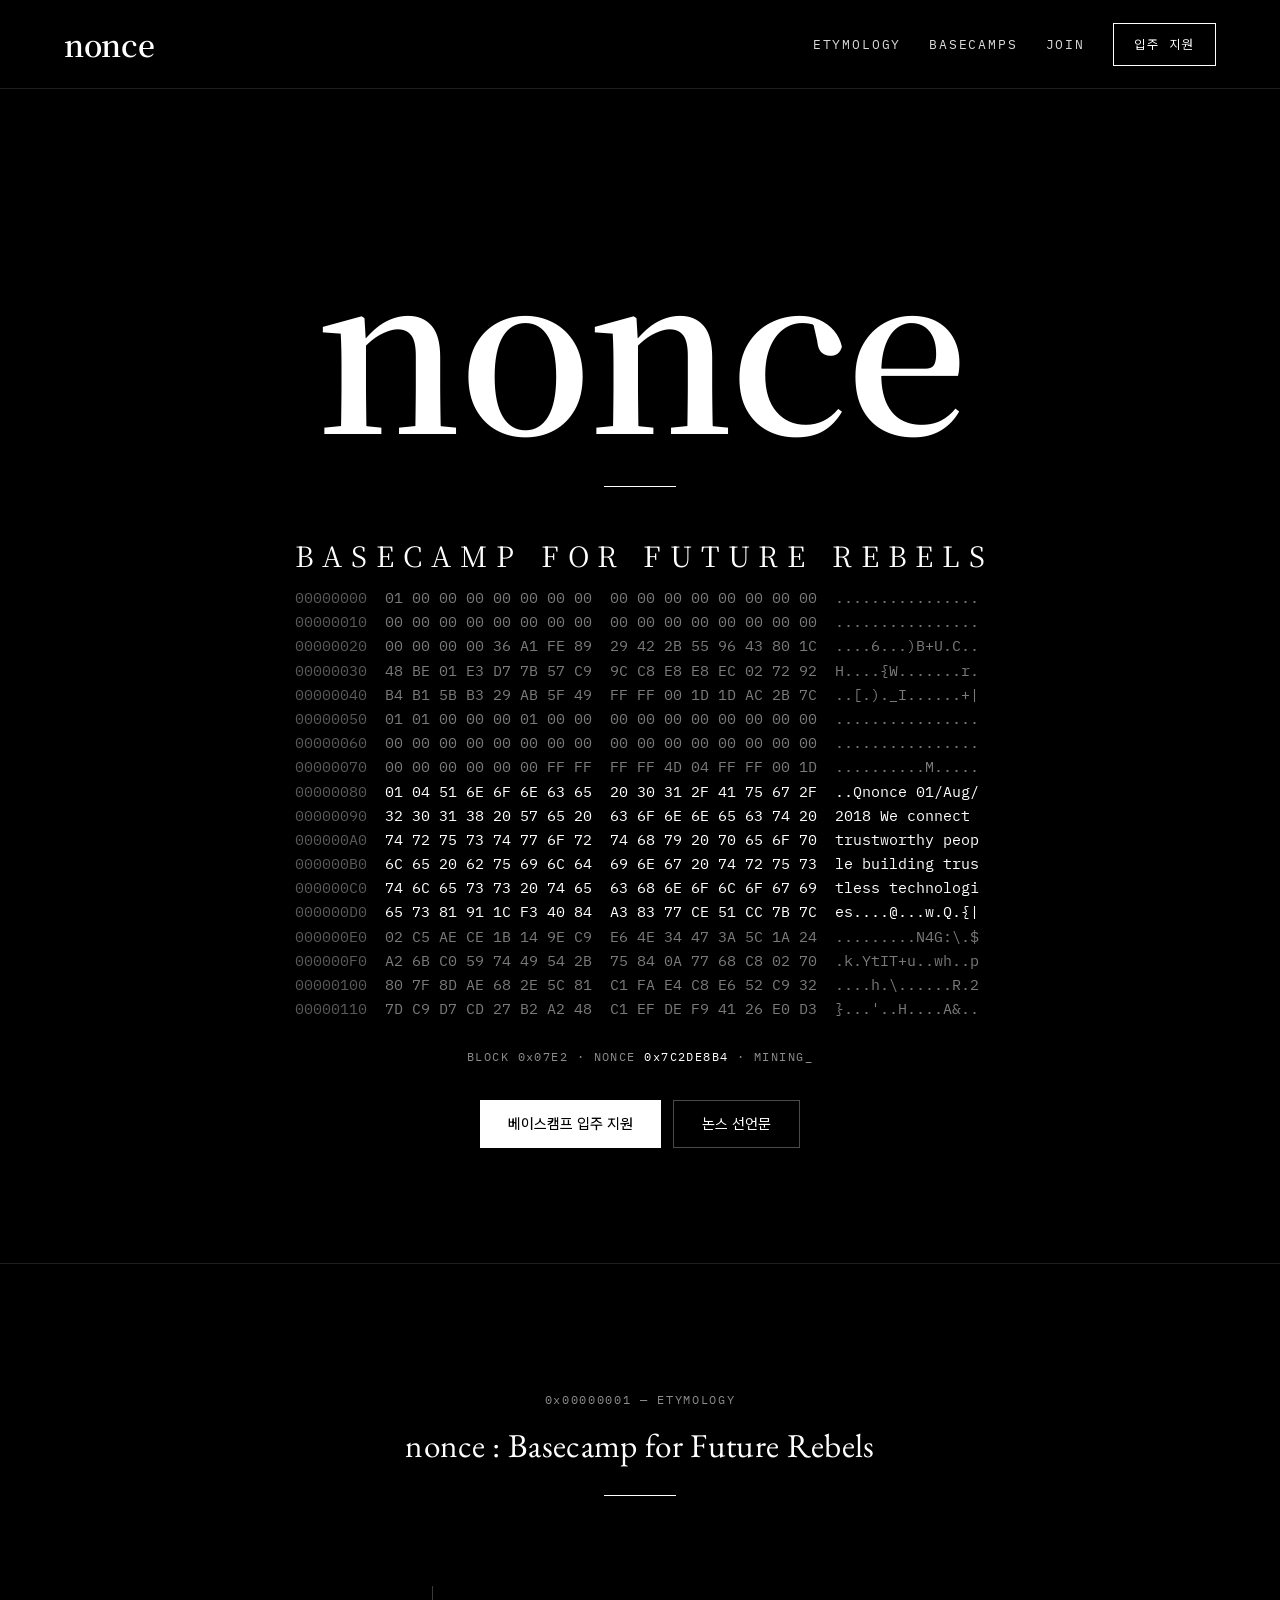
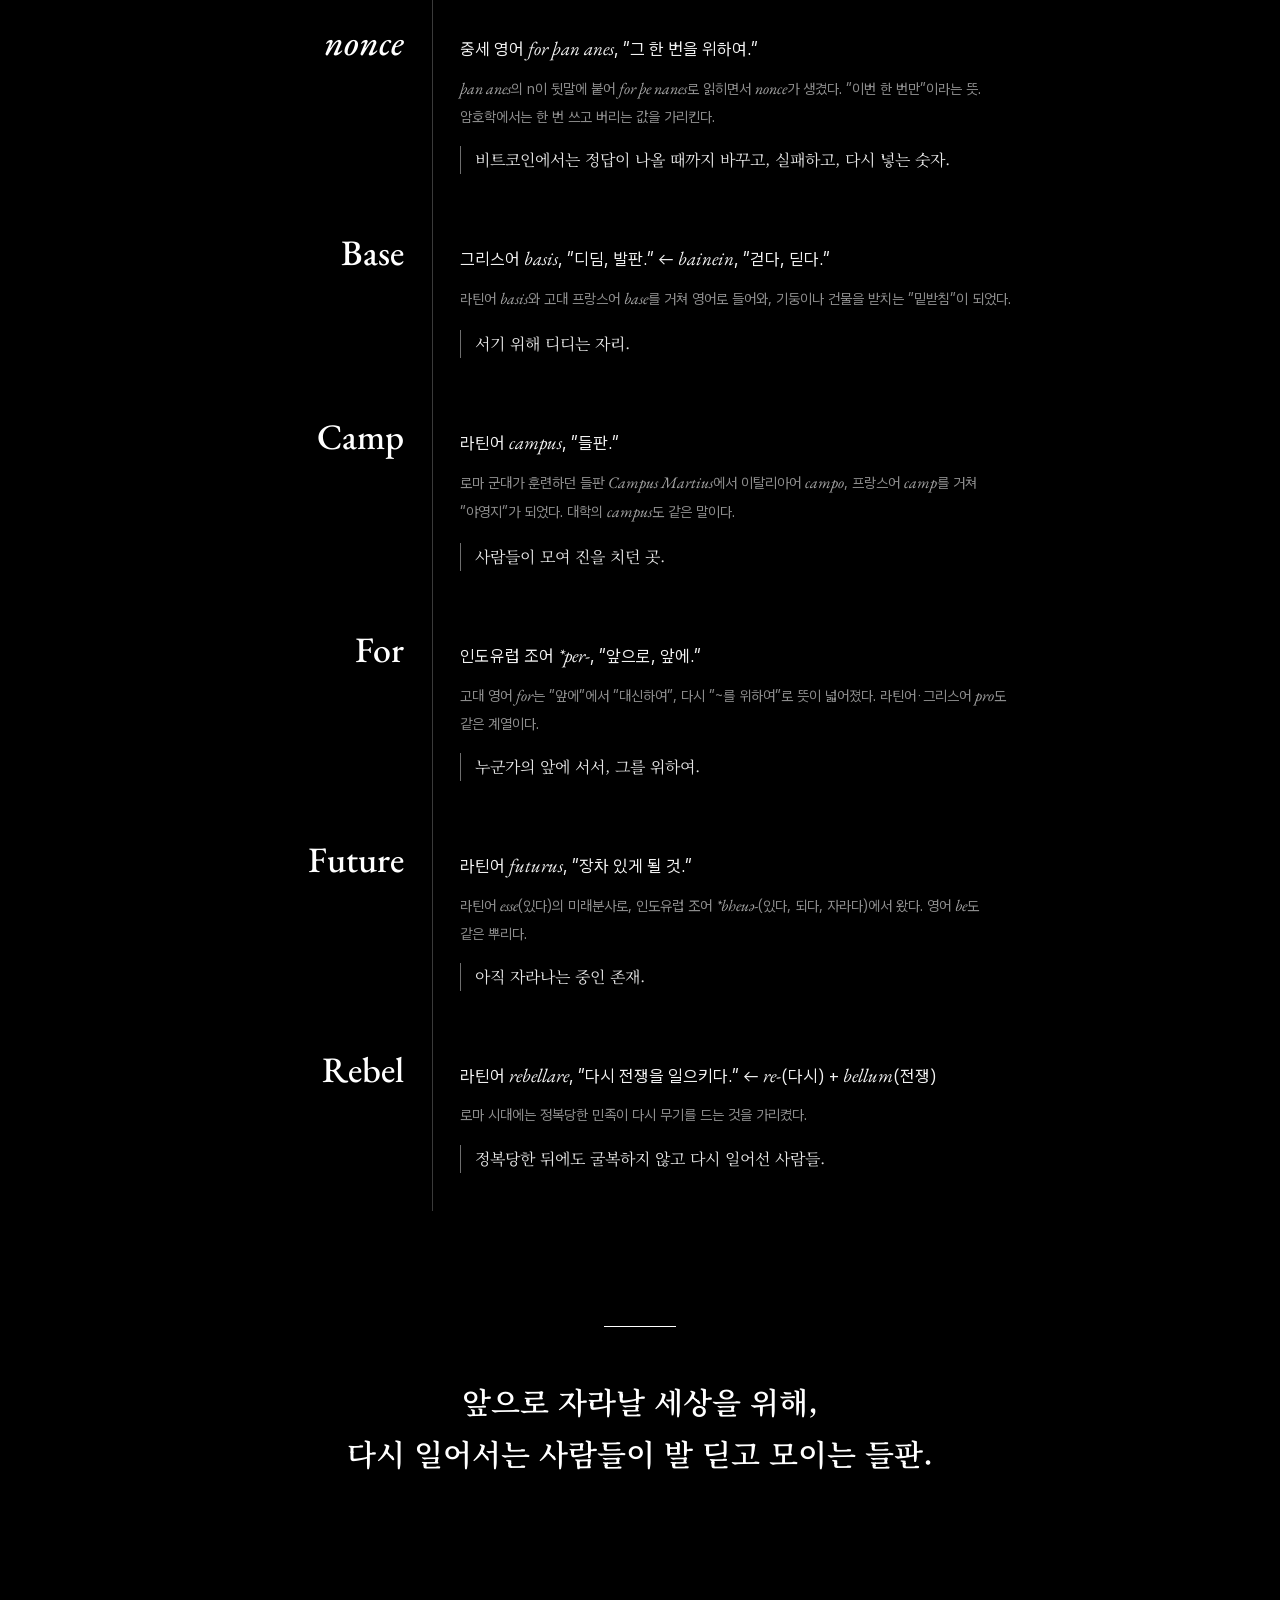
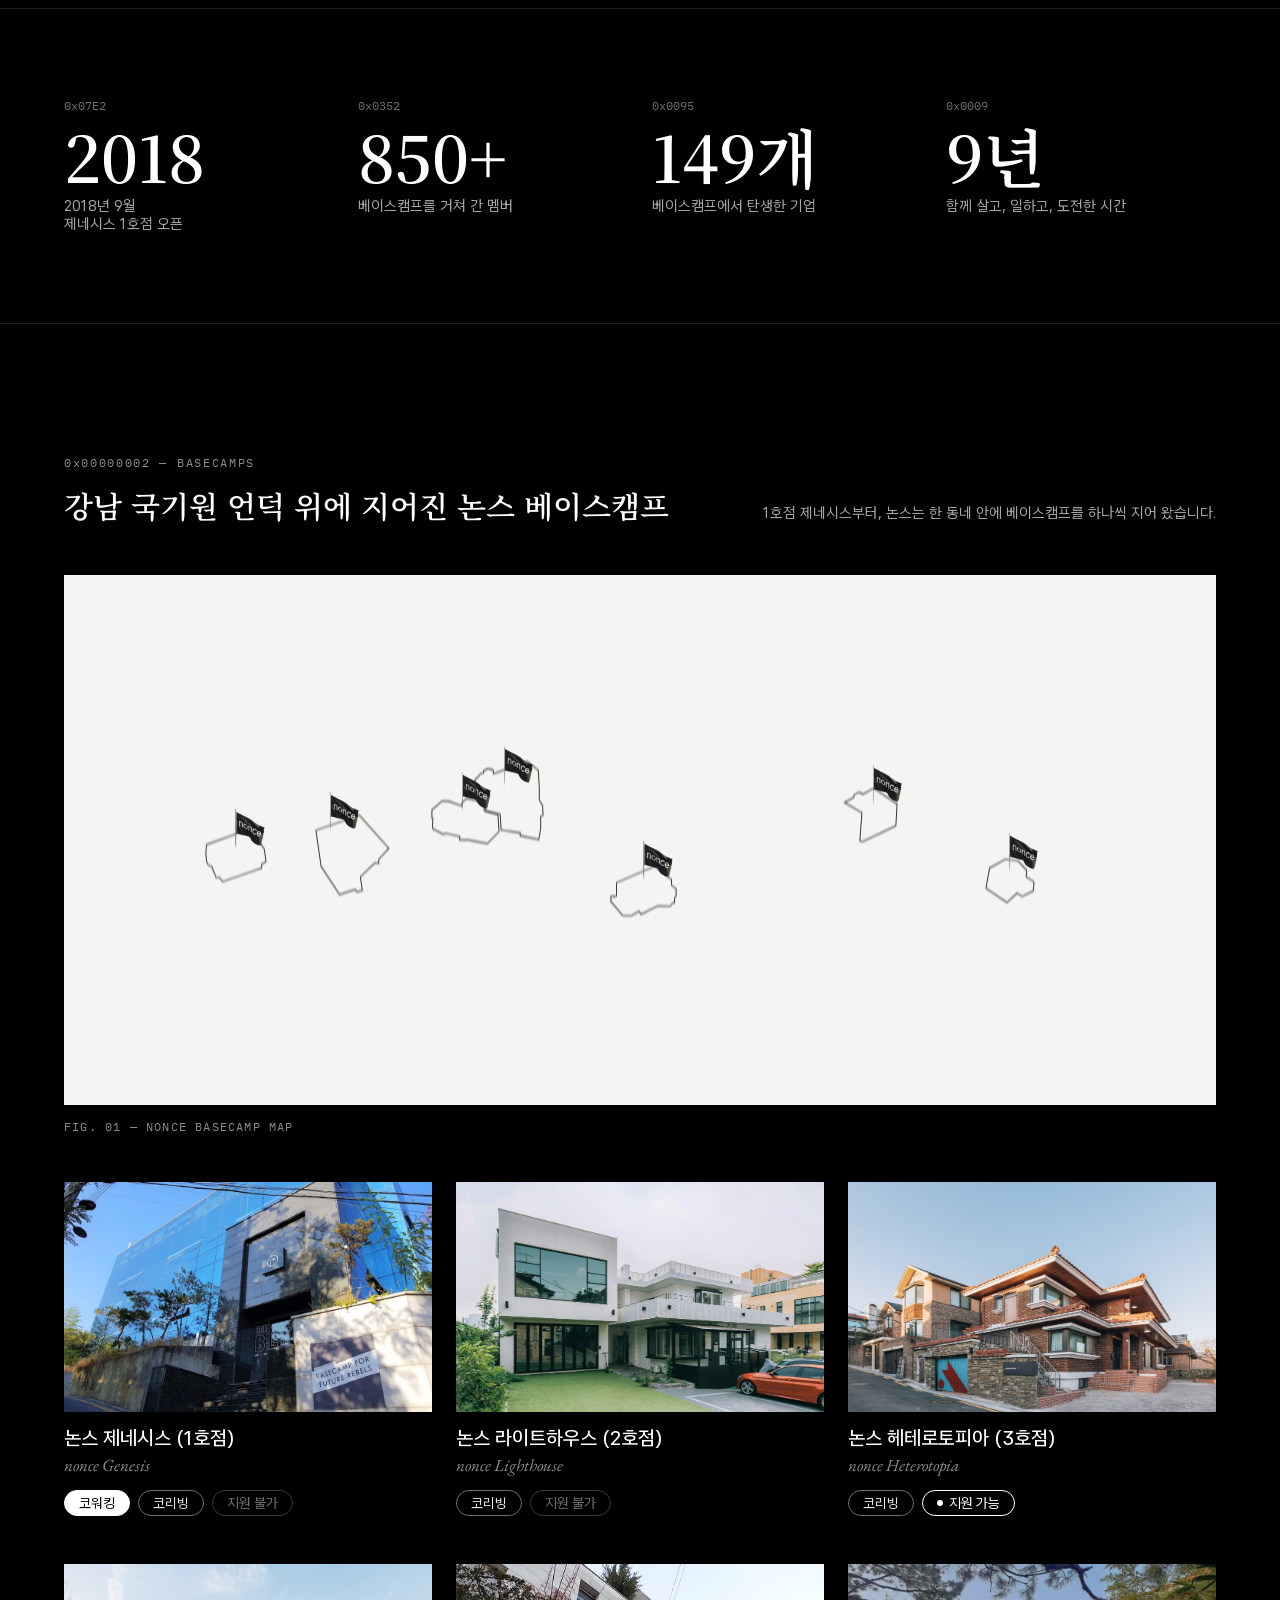
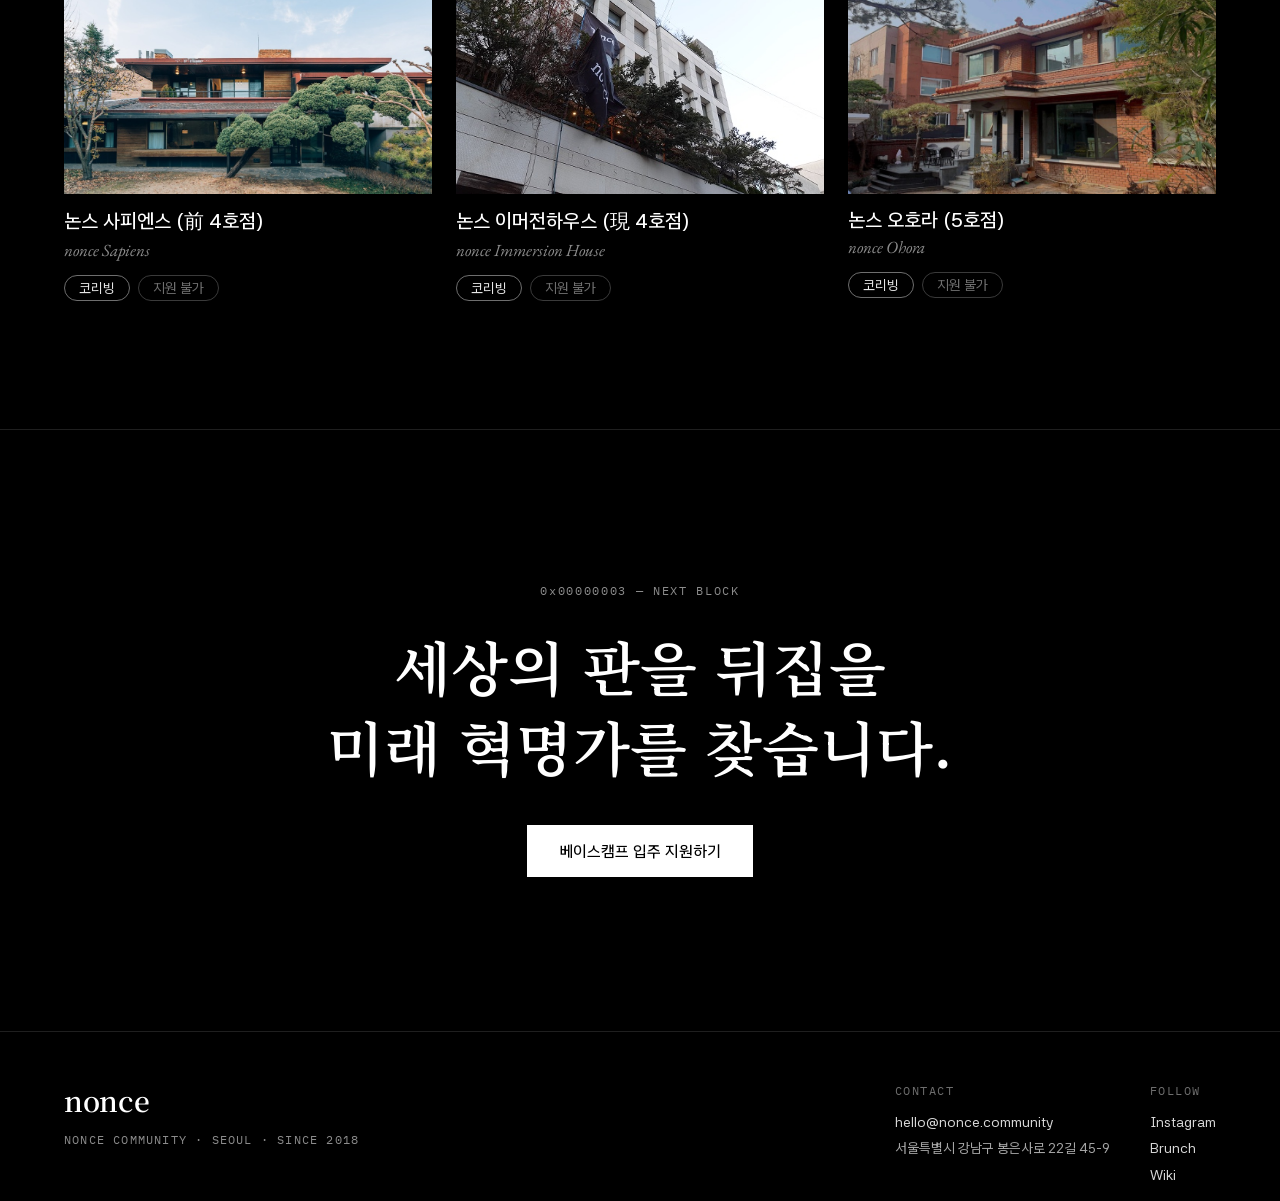
<file: index.html>
<!doctype html>
<html lang="ko">
<head>
<meta charset="utf-8">
<meta name="viewport" content="width=device-width, initial-scale=1">
<meta name="format-detection" content="telephone=no, date=no, address=no, email=no">
<title>nonce — Basecamp for Future Rebels</title>
<meta name="description" content="미래 혁명가들의 베이스캠프. 2018년 제네시스 1호점부터 강남 국기원 언덕 위에 지어 온 논스 커뮤니티.">
<meta name="theme-color" content="#000000">
<link rel="canonical" href="https://nonce.community/">
<meta property="og:type" content="website">
<meta property="og:site_name" content="nonce community">
<meta property="og:title" content="nonce — Basecamp for Future Rebels">
<meta property="og:description" content="미래 혁명가들의 베이스캠프. 2018년 제네시스 1호점부터 강남 국기원 언덕 위에 지어 온 논스 커뮤니티.">
<meta property="og:url" content="https://nonce.community/">
<meta property="og:image" content="https://nonce.community/img/cards/genesis.jpg">
<meta name="twitter:card" content="summary_large_image">
<link rel="icon" href="data:image/svg+xml,%3Csvg xmlns='http://www.w3.org/2000/svg' viewBox='0 0 64 64'%3E%3Crect width='64' height='64' fill='%23000'/%3E%3Ctext x='32' y='44' font-family='Georgia,serif' font-size='40' font-weight='700' fill='%23fff' text-anchor='middle'%3En%3C/text%3E%3C/svg%3E">
<link rel="preconnect" href="https://fonts.googleapis.com">
<link rel="preconnect" href="https://fonts.gstatic.com" crossorigin>
<link rel="stylesheet" href="https://fonts.googleapis.com/css2?family=EB+Garamond:ital,wght@0,400;0,500;1,400;1,500&amp;family=Noto+Serif+KR:wght@400;600&amp;family=IBM+Plex+Mono:wght@400;500&amp;family=Asta+Sans:wght@400;500;600&amp;family=Newsreader:ital,opsz,wght@0,6..72,400;0,6..72,500;1,6..72,400&amp;family=Hanken+Grotesk:wght@400;500;600&amp;display=swap">
<link rel="stylesheet" href="css/site.css">
</head>
<body class="dark">
<a class="skip" href="#content">본문으로 건너뛰기</a>

<header class="site-header">
<div class="bar">
<a class="logo" href="#top">nonce</a>
<nav class="nav" aria-label="주 메뉴">
<a href="#etymology">Etymology</a>
<a href="#basecamps">Basecamps</a>
<a href="#join">Join</a>
<a class="btn-line" href="/apply">입주 지원</a>
</nav>
<div class="m-actions">
<a class="apply" href="/apply">입주 지원</a>
<button type="button" class="menu-btn" aria-label="메뉴" aria-expanded="false" aria-controls="m-nav"><svg aria-hidden="true" width="20" height="20" viewBox="0 0 20 20" fill="none" stroke="currentColor" stroke-width="1.5" stroke-linecap="round"><path d="M3 6h14M3 10h14M3 14h14"/></svg></button>
</div>
</div>
<nav class="m-nav" id="m-nav" aria-label="모바일 메뉴" data-open="false">
<a href="#etymology">Etymology</a>
<a href="#basecamps">Basecamps</a>
<a href="#join">Join</a>
</nav>
</header>

<main id="content">
<section id="top" class="hero">
<h1>nonce</h1>
<div class="rule" aria-hidden="true"></div>
<div class="lockup">
<p class="sub">Basecamp for Future Rebels</p>
<div class="hexwrap" aria-hidden="true"><div class="hex" id="hex"></div></div>
</div>
<p class="ticker">BLOCK 0x07E2 · NONCE <b id="nonce">0x7C2BAC1D</b> · MINING_</p>
<div class="cta-row">
<a class="btn btn-solid" href="/apply">베이스캠프 입주 지원</a>
<a class="btn btn-ghost" href="#etymology">논스 선언문</a>
</div>
</section>

<section id="etymology" class="sec" aria-labelledby="etym-title">
<div class="inner ety">
<div class="ety-head">
<span class="mono-label">0x00000001 — ETYMOLOGY</span>
<h2 id="etym-title" lang="en">nonce : Basecamp for Future Rebels</h2>
<div class="rule" aria-hidden="true"></div>
</div>
<div class="ety-list">
<div class="ety-row">
<span lang="en" class="word it">nonce</span>
<div class="body">
<p class="root">중세 영어 <i lang="enm">for þan anes</i>, “그 한 번을 위하여.”</p>
<p class="hist"><i lang="enm">þan anes</i>의 n이 뒷말에 붙어 <i lang="enm">for þe nanes</i>로 읽히면서 <i lang="en">nonce</i>가 생겼다. “이번 한 번만”이라는 뜻. 암호학에서는 한 번 쓰고 버리는 값을 가리킨다.</p>
<p class="read">비트코인에서는 정답이 나올 때까지 바꾸고, 실패하고, 다시 넣는 숫자.</p>
</div>
</div>
<div class="ety-row">
<span lang="en" class="word">Base</span>
<div class="body">
<p class="root">그리스어 <i lang="grc-Latn">basis</i>, “디딤, 발판.” ← <i lang="grc-Latn">bainein</i>, “걷다, 딛다.”</p>
<p class="hist">라틴어 <i lang="la">basis</i>와 고대 프랑스어 <i lang="fro">base</i>를 거쳐 영어로 들어와, 기둥이나 건물을 받치는 “밑받침”이 되었다.</p>
<p class="read">서기 위해 디디는 자리.</p>
</div>
</div>
<div class="ety-row">
<span lang="en" class="word">Camp</span>
<div class="body">
<p class="root">라틴어 <i lang="la">campus</i>, “들판.”</p>
<p class="hist">로마 군대가 훈련하던 들판 <i lang="la">Campus Martius</i>에서 이탈리아어 <i lang="it">campo</i>, 프랑스어 <i lang="fr">camp</i>를 거쳐 “야영지”가 되었다. 대학의 <i lang="en">campus</i>도 같은 말이다.</p>
<p class="read">사람들이 모여 진을 치던 곳.</p>
</div>
</div>
<div class="ety-row">
<span lang="en" class="word">For</span>
<div class="body">
<p class="root">인도유럽 조어 <i>*per-</i>, “앞으로, 앞에.”</p>
<p class="hist">고대 영어 <i lang="ang">for</i>는 “앞에”에서 “대신하여”, 다시 “~를 위하여”로 뜻이 넓어졌다. 라틴어·그리스어 <i>pro</i>도 같은 계열이다.</p>
<p class="read">누군가의 앞에 서서, 그를 위하여.</p>
</div>
</div>
<div class="ety-row">
<span lang="en" class="word">Future</span>
<div class="body">
<p class="root">라틴어 <i lang="la">futurus</i>, “장차 있게 될 것.”</p>
<p class="hist">라틴어 <i lang="la">esse</i>(있다)의 미래분사로, 인도유럽 조어 <i>*bheuə-</i>(있다, 되다, 자라다)에서 왔다. 영어 <i lang="en">be</i>도 같은 뿌리다.</p>
<p class="read">아직 자라나는 중인 존재.</p>
</div>
</div>
<div class="ety-row">
<span lang="en" class="word">Rebel</span>
<div class="body">
<p class="root">라틴어 <i lang="la">rebellare</i>, “다시 전쟁을 일으키다.” ← <i lang="la">re-</i>(다시) + <i lang="la">bellum</i>(전쟁)</p>
<p class="hist">로마 시대에는 정복당한 민족이 다시 무기를 드는 것을 가리켰다.</p>
<p class="read">정복당한 뒤에도 굴복하지 않고 다시 일어선 사람들.</p>
</div>
</div>
</div>
<div class="ety-close">
<div class="rule" aria-hidden="true"></div>
<p>앞으로 자라날 세상을 위해,<br>다시 일어서는 사람들이 발 딛고 모이는 들판.</p>
</div>
</div>
</section>

<section class="stats-sec" aria-label="숫자로 보는 논스">
<div class="stats">
<div class="stat"><span class="hexn">0x07E2</span><span class="n">2018</span><span class="d">2018년 9월<br>제네시스 1호점 오픈</span></div>
<div class="stat"><span class="hexn">0x0352</span><span class="n">850+</span><span class="d">베이스캠프를 거쳐 간 멤버</span></div>
<div class="stat"><span class="hexn">0x0095</span><span class="n">149개</span><span class="d">베이스캠프에서 탄생한 기업</span></div>
<div class="stat"><span class="hexn">0x0009</span><span class="n">9년</span><span class="d">함께 살고, 일하고, 도전한 시간</span></div>
</div>
</section>

<section id="basecamps" class="sec" aria-labelledby="camps-title">
<div class="inner camps">
<div class="camps-head">
<div>
<span class="mono-label">0x00000002 — BASECAMPS</span>
<h2 id="camps-title">강남 국기원 언덕 위에 지어진 논스 베이스캠프</h2>
</div>
<p>1호점 제네시스부터, 논스는 한 동네 안에 베이스캠프를 하나씩 지어 왔습니다.</p>
</div>
<figure class="map">
<div class="frame">
<div class="bmap">
<picture>
<source media="(max-width: 767px)" srcset="img/map/mobile.jpg" width="1174" height="540">
<img class="bmap-base" src="img/map/base.jpg" alt="논스 베이스캠프 지도 — 국기원 언덕 동네 스케치 위에 여섯 호점의 위치가 표시되어 있다" width="2000" height="776" loading="lazy" decoding="async">
</picture>
<a class="bmap-pin" href="/lighthouse" aria-label="논스 라이트하우스 (2호점)" style="left:12.11%;top:41.18%;width:6.60%;height:17.20%;--ox:42.5%;--oy:38.2%">
<img class="bmap-outline" src="img/map/lighthouse.svg" alt="" style="left:0.0%;top:38.2%;width:84.9%;height:61.8%">
<img class="bmap-flag" src="img/map/flag.png" alt="" width="200" height="197" style="left:16.7%;top:0.0%;width:83.3%;height:82.0%">
<img class="bmap-color" src="img/lighthouse/building.webp" alt="" width="900" height="650" loading="lazy" decoding="async" style="left:0.0%;top:38.2%;width:84.9%;height:61.8%">
<span class="bmap-label" aria-hidden="true">LIGHT<sup>2</sup></span>
</a>
<a class="bmap-pin" href="/genesis" aria-label="논스 제네시스 (1호점)" style="left:21.45%;top:37.99%;width:6.97%;height:22.77%;--ox:51.5%;--oy:30.8%">
<img class="bmap-outline" src="img/map/genesis.svg" alt="" style="left:3.0%;top:30.8%;width:97.0%;height:69.2%">
<img class="bmap-flag" src="img/map/flag.png" alt="" width="200" height="197" style="left:0.0%;top:0.0%;width:78.9%;height:61.9%">
<img class="bmap-color" src="img/genesis/building.webp" alt="" width="866" height="770" loading="lazy" decoding="async" style="left:3.0%;top:30.8%;width:97.0%;height:69.2%">
<span class="bmap-label" aria-hidden="true">GENESIS<sup>1</sup></span>
</a>
<a class="bmap-pin" href="/sapiens" aria-label="논스 사피엔스 (前 4호점)" style="left:31.80%;top:34.17%;width:6.60%;height:16.96%;--ox:46.6%;--oy:45.1%">
<img class="bmap-outline" src="img/map/sapiens.svg" alt="" style="left:0.0%;top:45.1%;width:93.1%;height:54.9%">
<img class="bmap-flag" src="img/map/flag.png" alt="" width="200" height="197" style="left:16.7%;top:0.0%;width:83.3%;height:83.1%">
<img class="bmap-color" src="img/sapiens/building.webp" alt="" width="900" height="583" loading="lazy" decoding="async" style="left:0.0%;top:45.1%;width:93.1%;height:54.9%">
<span class="bmap-label" aria-hidden="true">SAPIENS<sup>4</sup></span>
</a>
<span class="bmap-pin" aria-hidden="true" style="left:35.50%;top:29.29%;width:6.52%;height:21.04%;--ox:47.7%;--oy:26.2%">
<img class="bmap-outline" src="img/map/dsrv.svg" alt="" style="left:0.0%;top:26.2%;width:95.4%;height:73.8%">
<img class="bmap-flag" src="img/map/flag.png" alt="" width="200" height="197" style="left:15.6%;top:0.0%;width:84.4%;height:67.0%">
<img class="bmap-color" src="img/map/dsrv.png" alt="" width="50" height="48" loading="lazy" decoding="async" style="left:0.0%;top:26.2%;width:95.4%;height:73.8%">
<span class="bmap-label" aria-hidden="true">DSRV</span>
</span>
<a class="bmap-pin" href="/heterotopia" aria-label="논스 헤테로토피아 (3호점)" style="left:47.28%;top:47.12%;width:6.85%;height:17.59%;--ox:44.2%;--oy:42.3%">
<img class="bmap-outline" src="img/map/heterotopia.svg" alt="" style="left:0.0%;top:42.3%;width:88.4%;height:57.7%">
<img class="bmap-flag" src="img/map/flag.png" alt="" width="200" height="197" style="left:19.6%;top:0.0%;width:80.4%;height:80.2%">
<img class="bmap-color" src="img/heterotopia/building.webp" alt="" width="900" height="694" loading="lazy" decoding="async" style="left:0.0%;top:42.3%;width:88.4%;height:57.7%">
<span class="bmap-label" aria-hidden="true">HETEROTOPIA<sup>3</sup></span>
</a>
<a class="bmap-pin" href="/immersion" aria-label="논스 이머전하우스 (現 4호점)" style="left:67.57%;top:32.90%;width:6.49%;height:17.91%;--ox:37.8%;--oy:39.1%">
<img class="bmap-outline" src="img/map/immersion.svg" alt="" style="left:0.0%;top:39.1%;width:75.5%;height:60.9%">
<img class="bmap-flag" src="img/map/flag.png" alt="" width="200" height="197" style="left:15.3%;top:0.0%;width:84.7%;height:78.7%">
<img class="bmap-color" src="img/immersion/building.webp" alt="" width="818" height="747" loading="lazy" decoding="async" style="left:0.0%;top:39.1%;width:75.5%;height:60.9%">
<span class="bmap-label" aria-hidden="true">IMMERSION<sup>4</sup></span>
</a>
<a class="bmap-pin" href="/ohora" aria-label="논스 오호라 (5호점)" style="left:79.89%;top:45.64%;width:5.95%;height:16.63%;--ox:37.6%;--oy:46.0%">
<img class="bmap-outline" src="img/map/ohora.svg" alt="" style="left:0.0%;top:46.0%;width:75.3%;height:54.0%">
<img class="bmap-flag" src="img/map/flag.png" alt="" width="200" height="197" style="left:7.6%;top:0.0%;width:92.4%;height:84.8%">
<img class="bmap-color" src="img/ohora/building.webp" alt="" width="900" height="686" loading="lazy" decoding="async" style="left:0.0%;top:46.0%;width:75.3%;height:54.0%">
<span class="bmap-label" aria-hidden="true">OHORA<sup>5</sup></span>
</a>
</div>
</div>
<figcaption>FIG. 01 — NONCE BASECAMP MAP</figcaption>
</figure>
<div class="cards">
<a class="card" href="/genesis" aria-label="논스 제네시스 (1호점) 자세히 보기">
<img src="img/cards/genesis.jpg" alt="논스 제네시스 건물 외관 — 유리 커튼월 건물 앞에 Basecamp for Future Rebels 현판" width="960" height="600" loading="lazy" decoding="async">
<div class="tt">
<span class="num">1호점</span>
<h3><span class="full">논스 제네시스 (1호점)</span><span class="short">논스 제네시스</span></h3>
<span lang="en" class="en">nonce Genesis</span>
</div>
<div class="tags"><span class="tag solid">코워킹</span><span class="tag">코리빙</span><span class="tag st off">지원 불가</span></div>
</a>
<a class="card" href="/lighthouse" aria-label="논스 라이트하우스 (2호점) 자세히 보기">
<img src="img/cards/lighthouse.jpg" alt="논스 라이트하우스 외관 — 잔디 마당이 있는 흰 2층 주택" width="960" height="641" loading="lazy" decoding="async">
<div class="tt">
<span class="num">2호점</span>
<h3><span class="full">논스 라이트하우스 (2호점)</span><span class="short">논스 라이트하우스</span></h3>
<span lang="en" class="en">nonce Lighthouse</span>
</div>
<div class="tags"><span class="tag">코리빙</span><span class="tag st off">지원 불가</span></div>
</a>
<a class="card" href="/heterotopia" aria-label="논스 헤테로토피아 (3호점) 자세히 보기">
<img src="img/cards/heterotopia.jpg" alt="논스 헤테로토피아 외관 — 기와 지붕의 붉은 벽돌 단독주택" width="960" height="641" loading="lazy" decoding="async">
<div class="tt">
<span class="num">3호점</span>
<h3><span class="full">논스 헤테로토피아 (3호점)</span><span class="short">논스 헤테로토피아</span></h3>
<span lang="en" class="en">nonce Heterotopia</span>
</div>
<div class="tags"><span class="tag">코리빙</span><span class="tag st on">지원 가능</span></div>
</a>
<a class="card" href="/sapiens" aria-label="논스 사피엔스 (前 4호점) 자세히 보기">
<img src="img/cards/sapiens.jpg" alt="논스 사피엔스 외관 — 소나무 정원이 있는 낮은 목조 주택" width="960" height="641" loading="lazy" decoding="async">
<div class="tt">
<span class="num">前 4호점</span>
<h3><span class="full">논스 사피엔스 (前 4호점)</span><span class="short">논스 사피엔스</span></h3>
<span lang="en" class="en">nonce Sapiens</span>
</div>
<div class="tags"><span class="tag">코리빙</span><span class="tag st off">지원 불가</span></div>
</a>
<a class="card" href="/immersion" aria-label="논스 이머전하우스 (現 4호점) 자세히 보기">
<img src="img/cards/immersion.jpg" alt="논스 이머전하우스 외관 — nonce 깃발이 걸린 흰 건물" width="504" height="336" loading="lazy" decoding="async">
<div class="tt">
<span class="num">現 4호점</span>
<h3><span class="full">논스 이머전하우스 (現 4호점)</span><span class="short">논스 이머전하우스</span></h3>
<span lang="en" class="en">nonce Immersion House</span>
</div>
<div class="tags"><span class="tag">코리빙</span><span class="tag st off">지원 불가</span></div>
</a>
<a class="card" href="/ohora" aria-label="논스 오호라 (5호점) 자세히 보기">
<img src="img/cards/ohora.jpg" alt="논스 오호라 외관 — 나무에 둘러싸인 붉은 벽돌 2층 주택" width="960" height="533" loading="lazy" decoding="async">
<div class="tt">
<span class="num">5호점</span>
<h3><span class="full">논스 오호라 (5호점)</span><span class="short">논스 오호라</span></h3>
<span lang="en" class="en">nonce Ohora</span>
</div>
<div class="tags"><span class="tag">코리빙</span><span class="tag st off">지원 불가</span></div>
</a>
</div>
</div>
</section>

<section id="join" class="join" aria-labelledby="join-title">
<span class="mono-label">0x00000003 — NEXT BLOCK</span>
<h2 id="join-title">세상의 판을 뒤집을<br>미래 혁명가를 찾습니다.</h2>
<a class="btn btn-solid" href="/apply">베이스캠프 입주 지원하기</a>
</section>
</main>
<footer class="site-footer">
<div class="row">
<div class="brand">
<a class="logo" href="/" aria-label="nonce 메인으로">nonce</a>
<span class="mono-label" style="letter-spacing: 0.1em">NONCE COMMUNITY · SEOUL · SINCE 2018</span>
</div>
<div class="cols">
<div class="col">
<span class="mono-label">CONTACT</span>
<a href="mailto:hello@nonce.community">hello@nonce.community</a>
<span>서울특별시 강남구 봉은사로 22길 45-9</span>
</div>
<div class="col">
<span class="mono-label">FOLLOW</span>
<a href="https://www.instagram.com/nonce.community" target="_blank" rel="noopener">Instagram</a>
<a href="https://brunch.co.kr/@nonce" target="_blank" rel="noopener">Brunch</a>
<a href="https://namu.wiki/w/%EB%85%BC%EC%8A%A4" target="_blank" rel="noopener">Wiki</a>
</div>
</div>
</div>
<p class="legal">© 2026 nonce Community. We connect trustworthy people building trustless technologies.</p>
</footer>
<script src="js/main.js" defer></script>
</body>
</html>
</file>
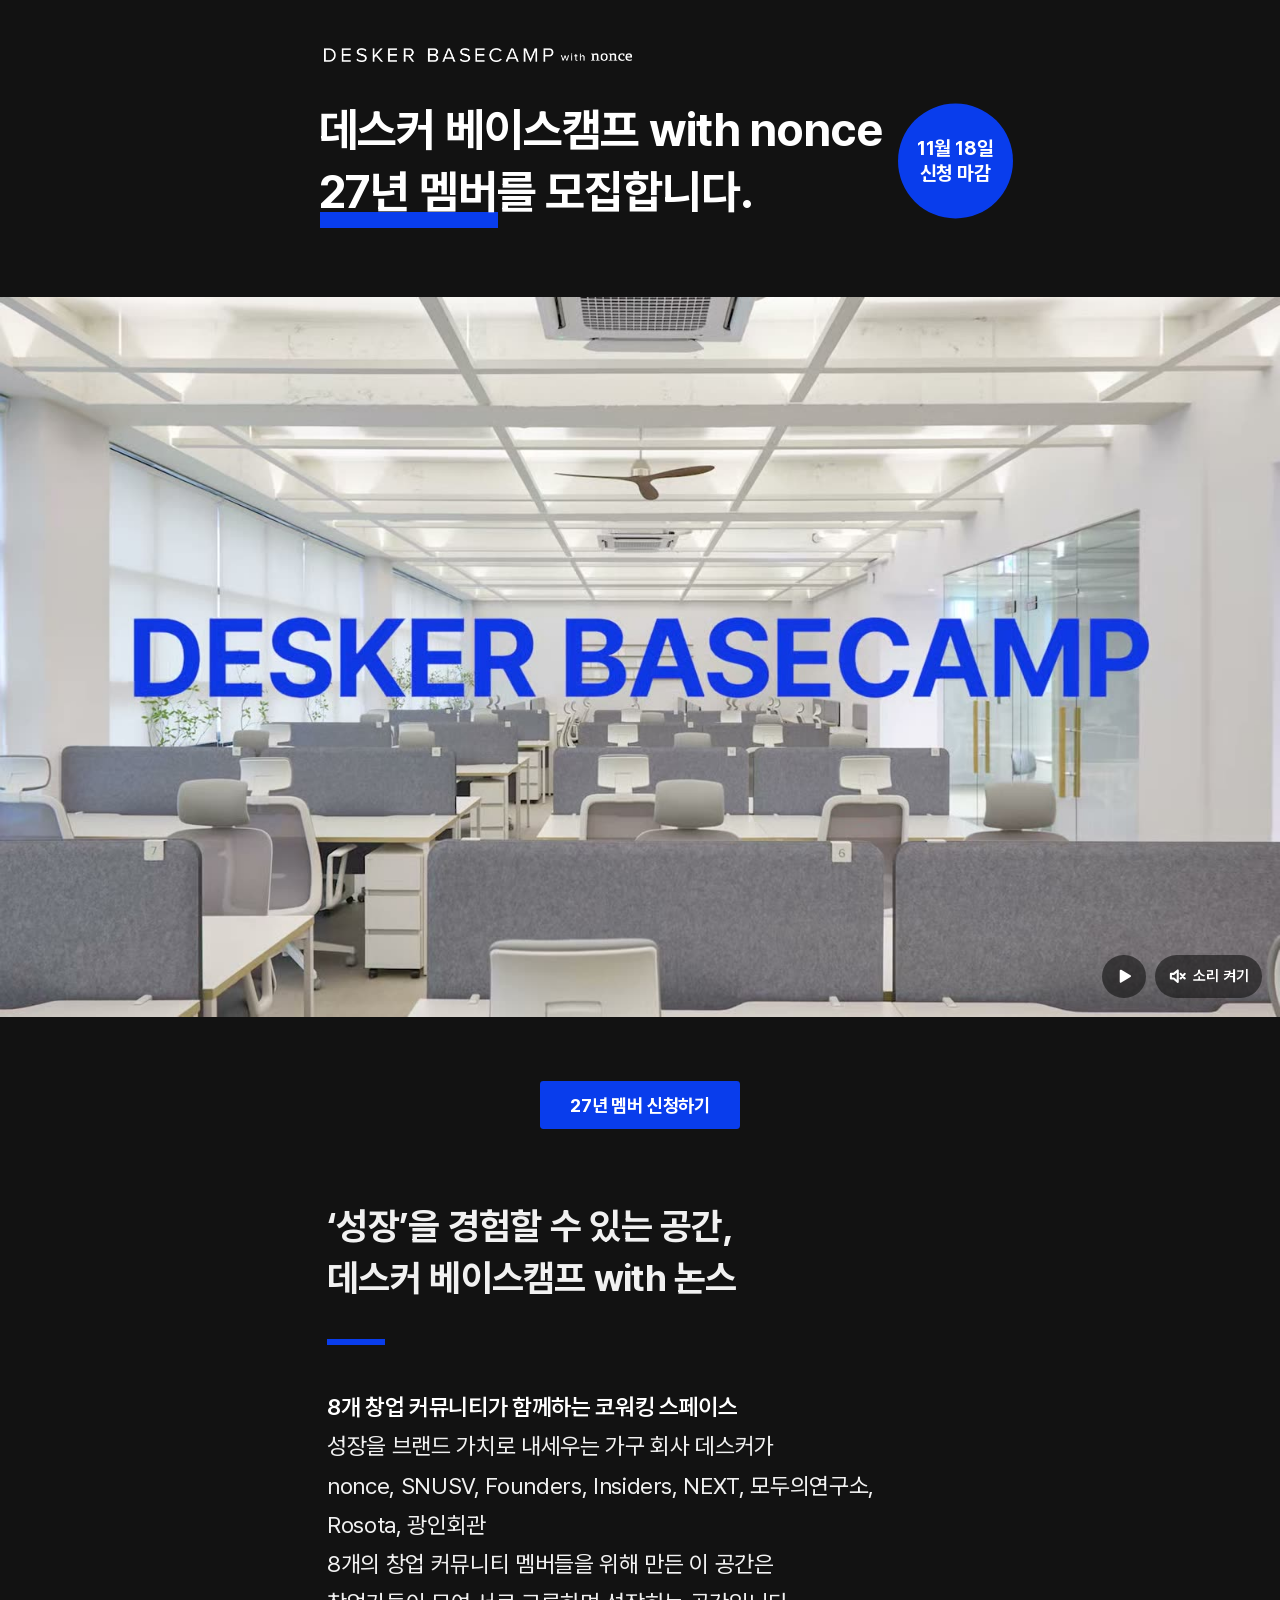
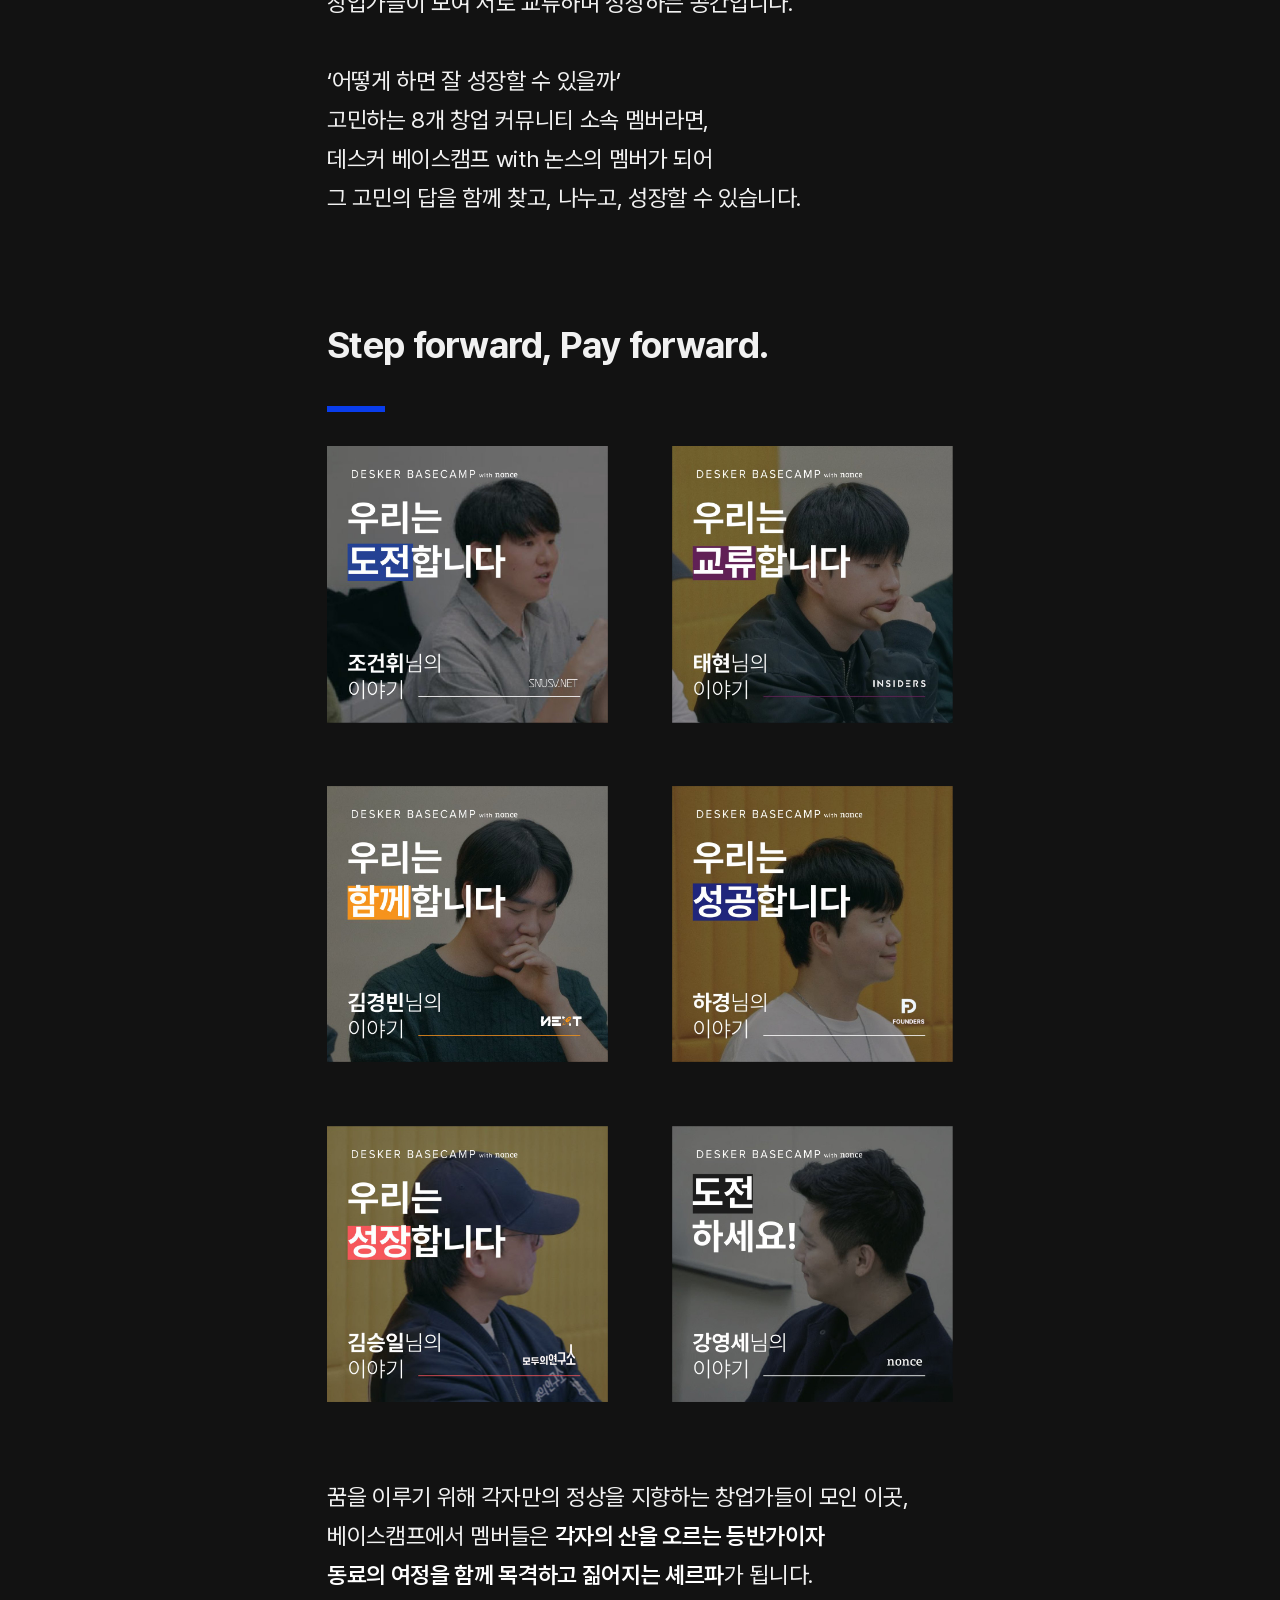
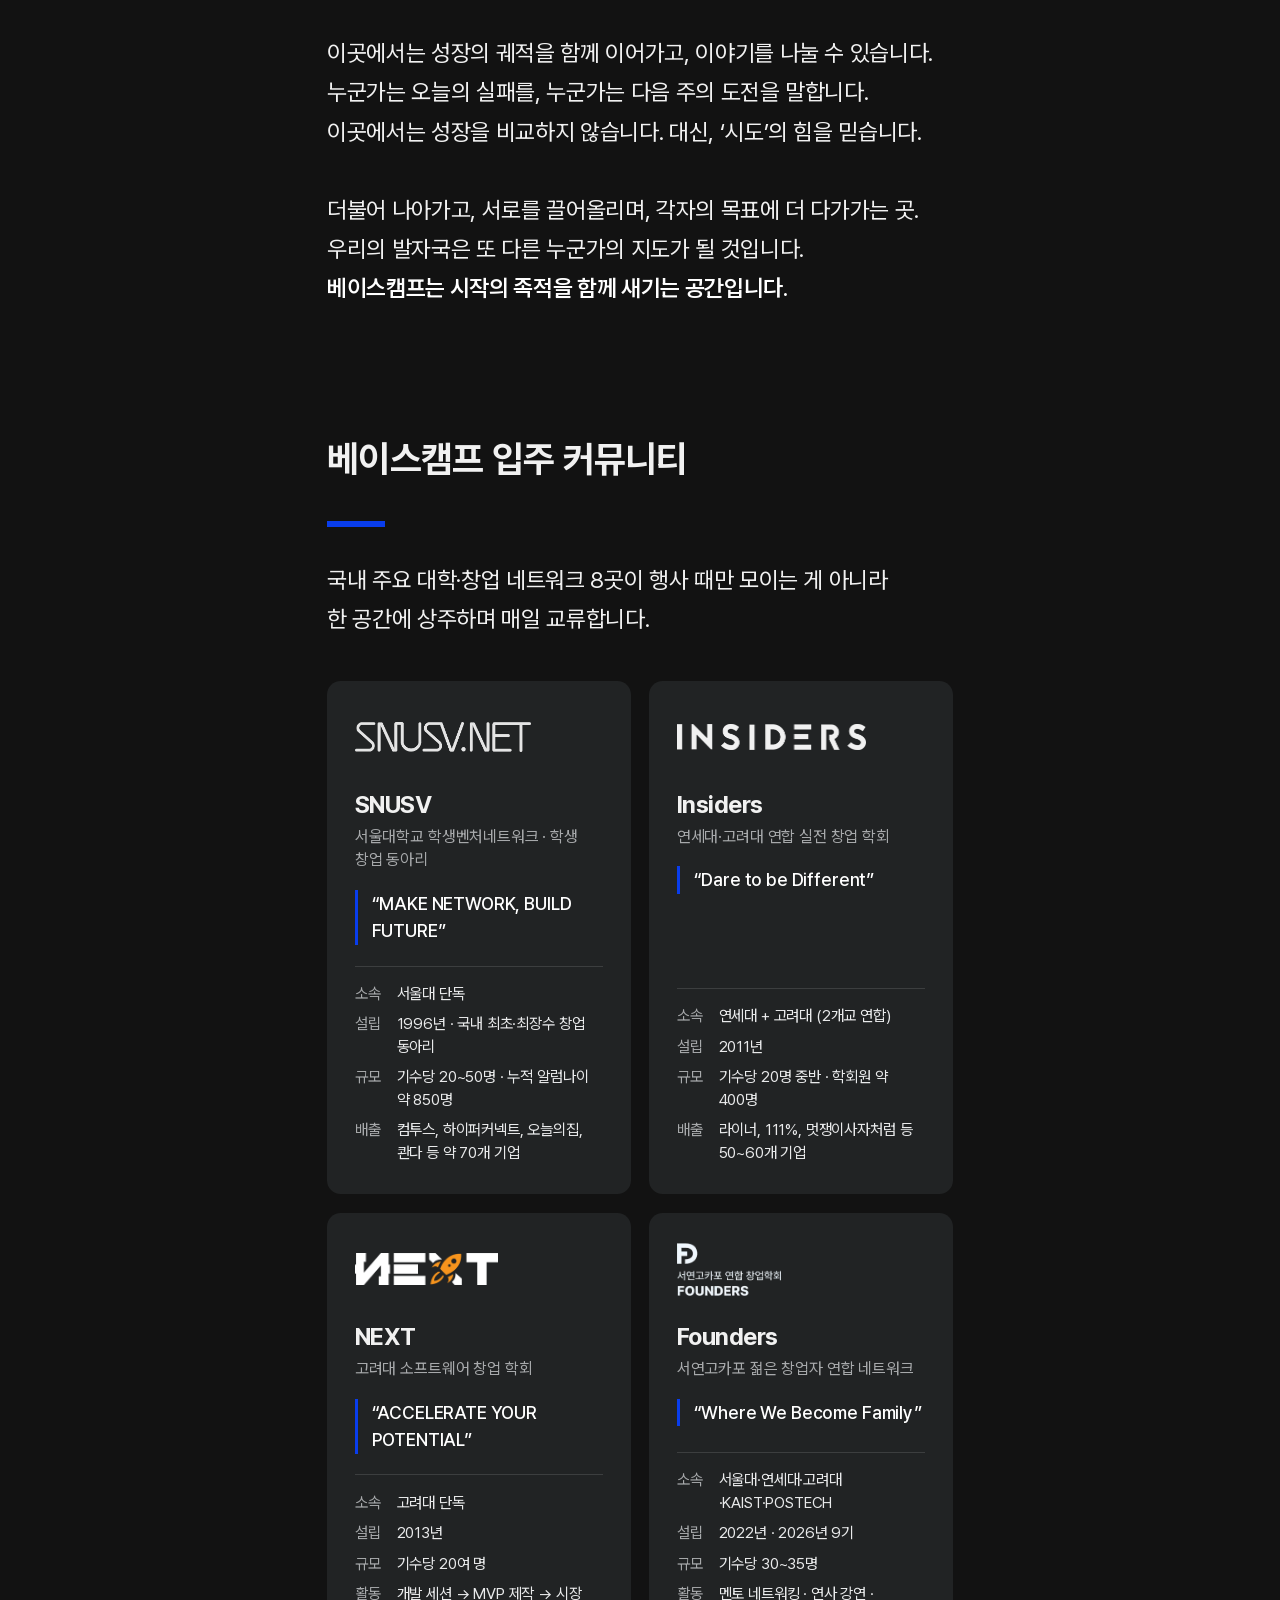
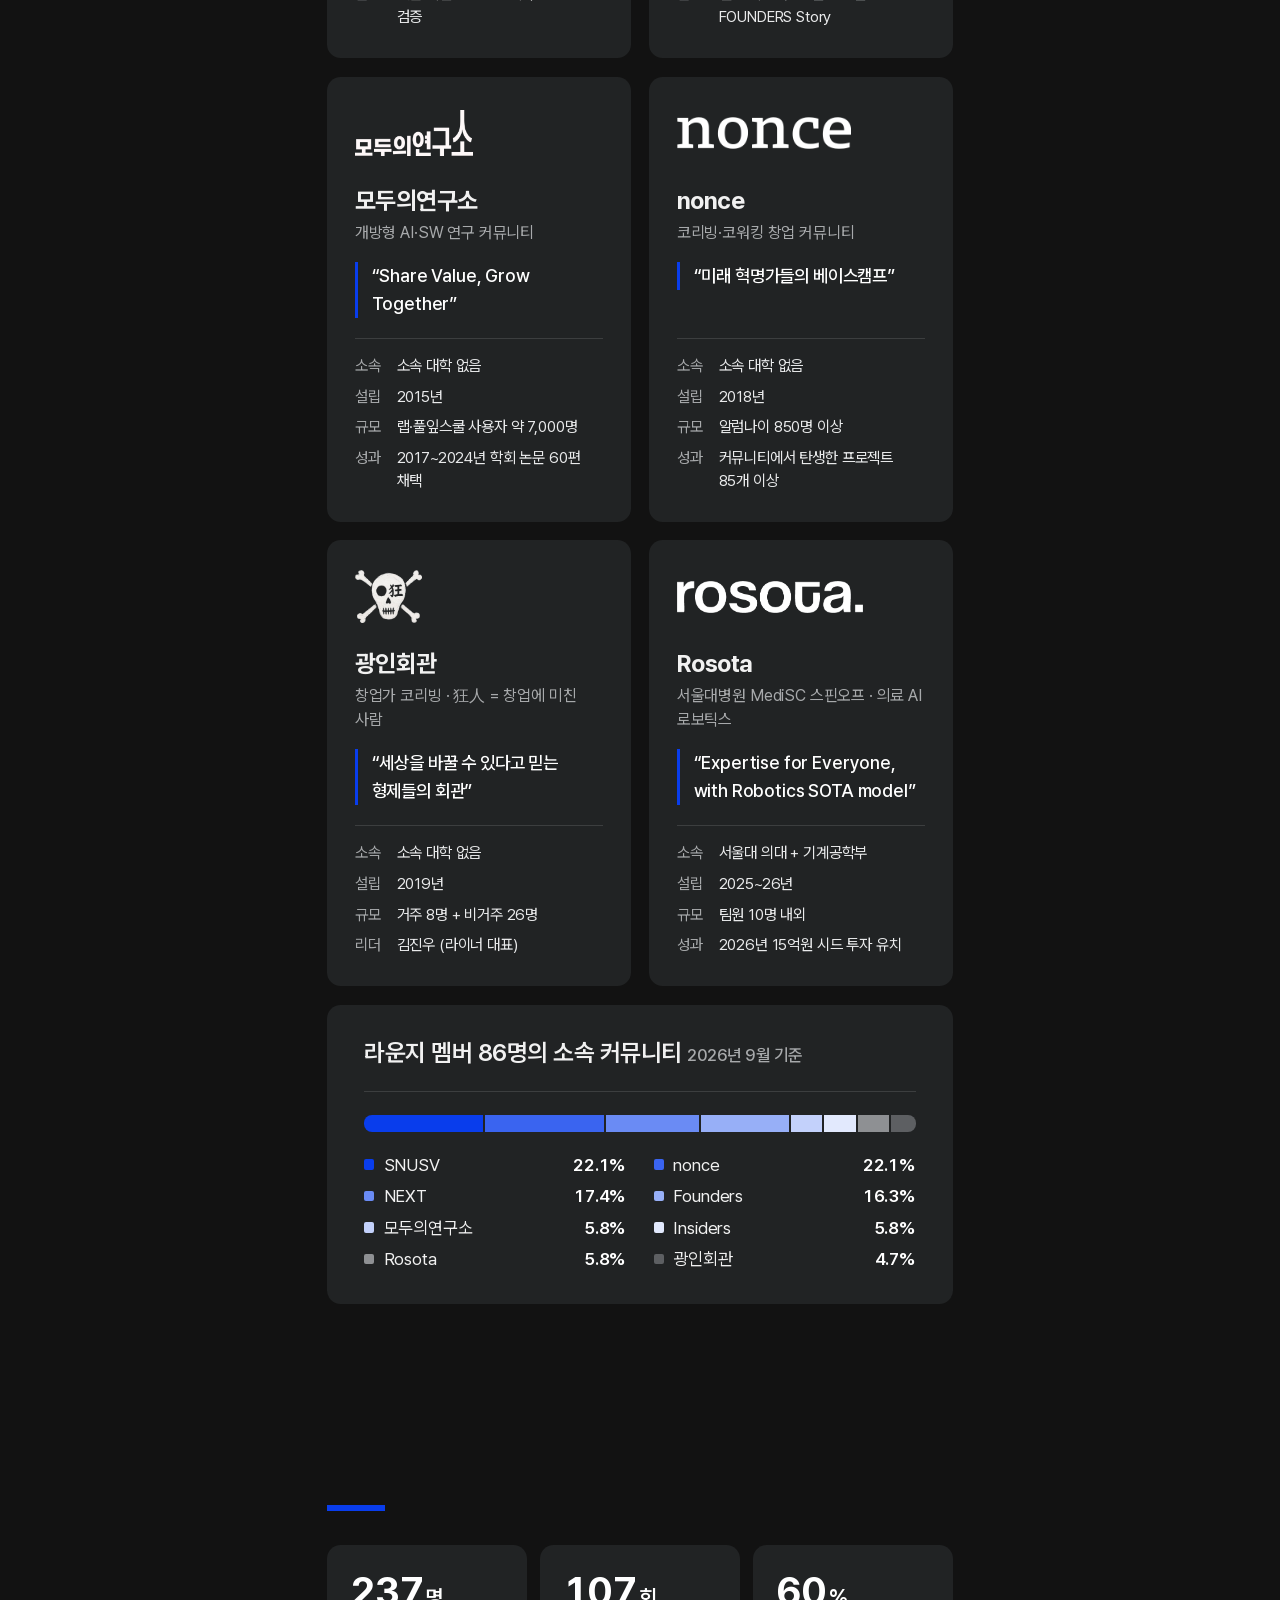
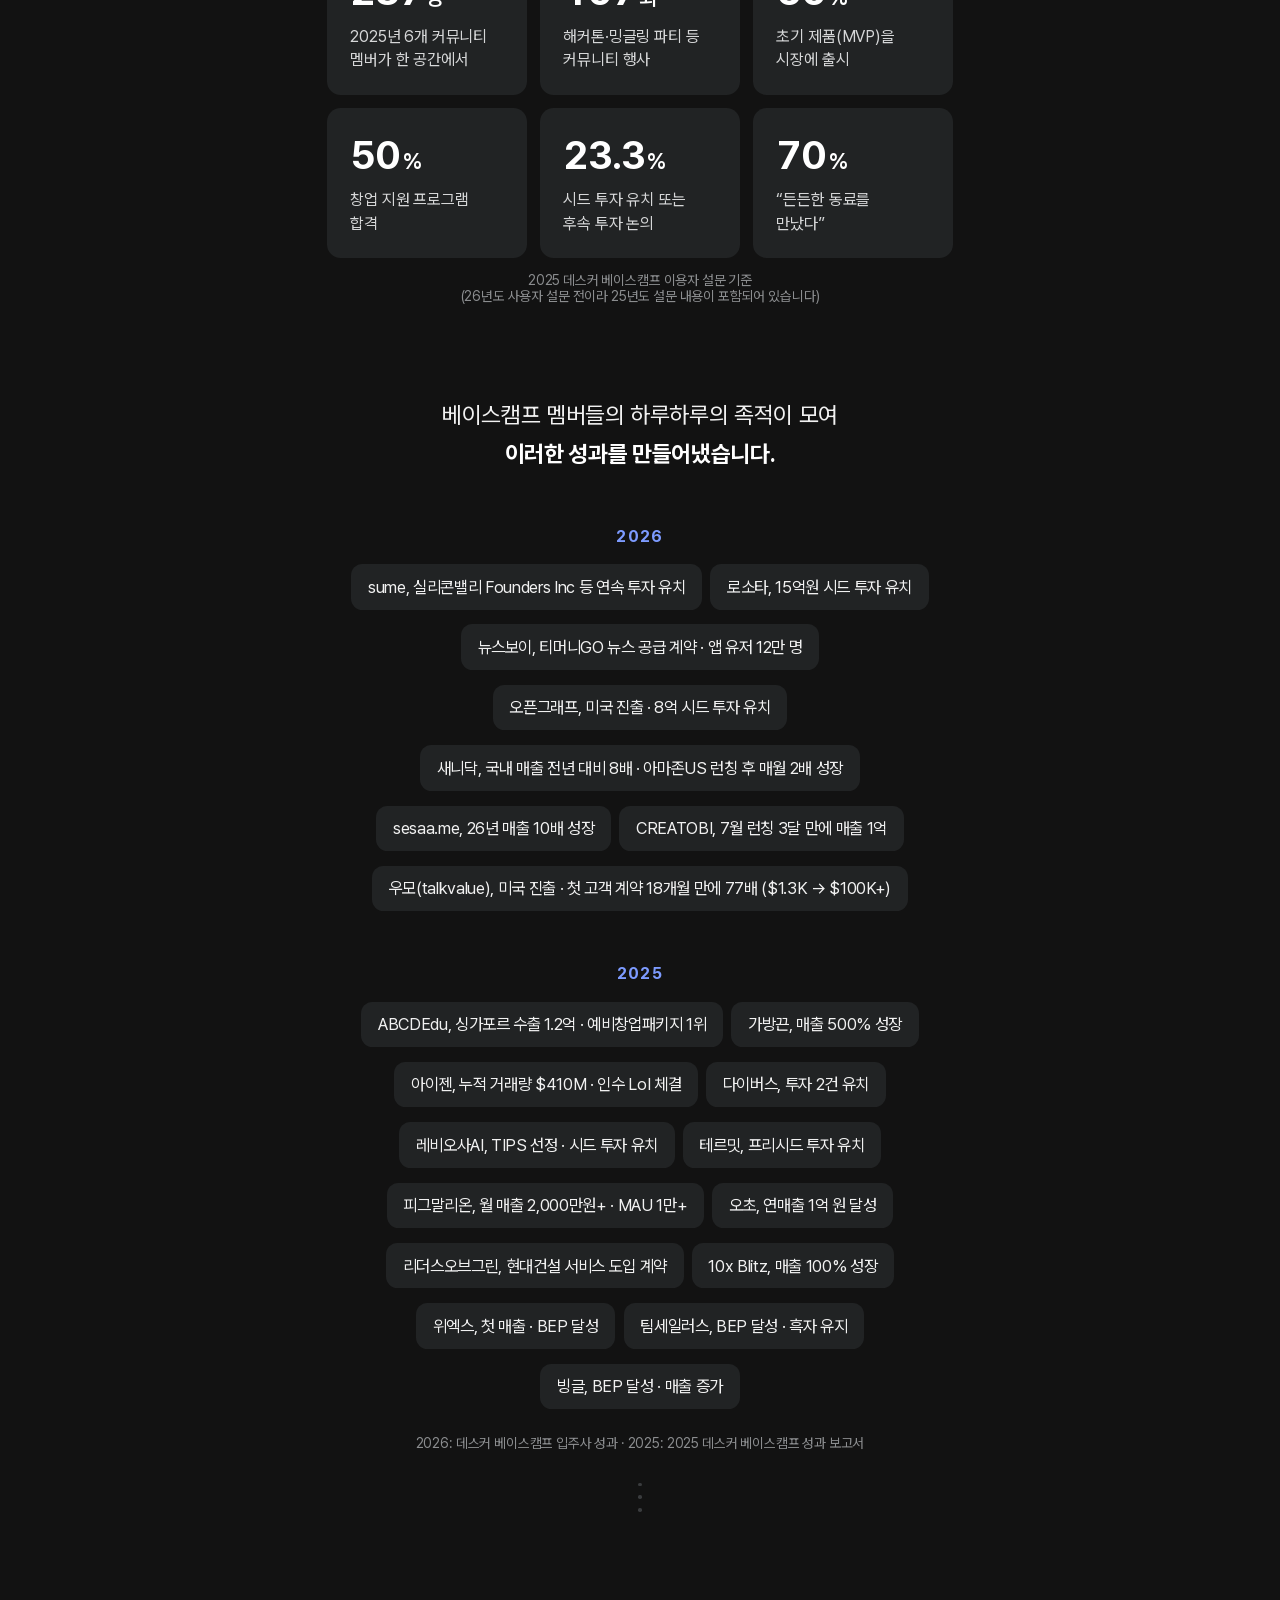
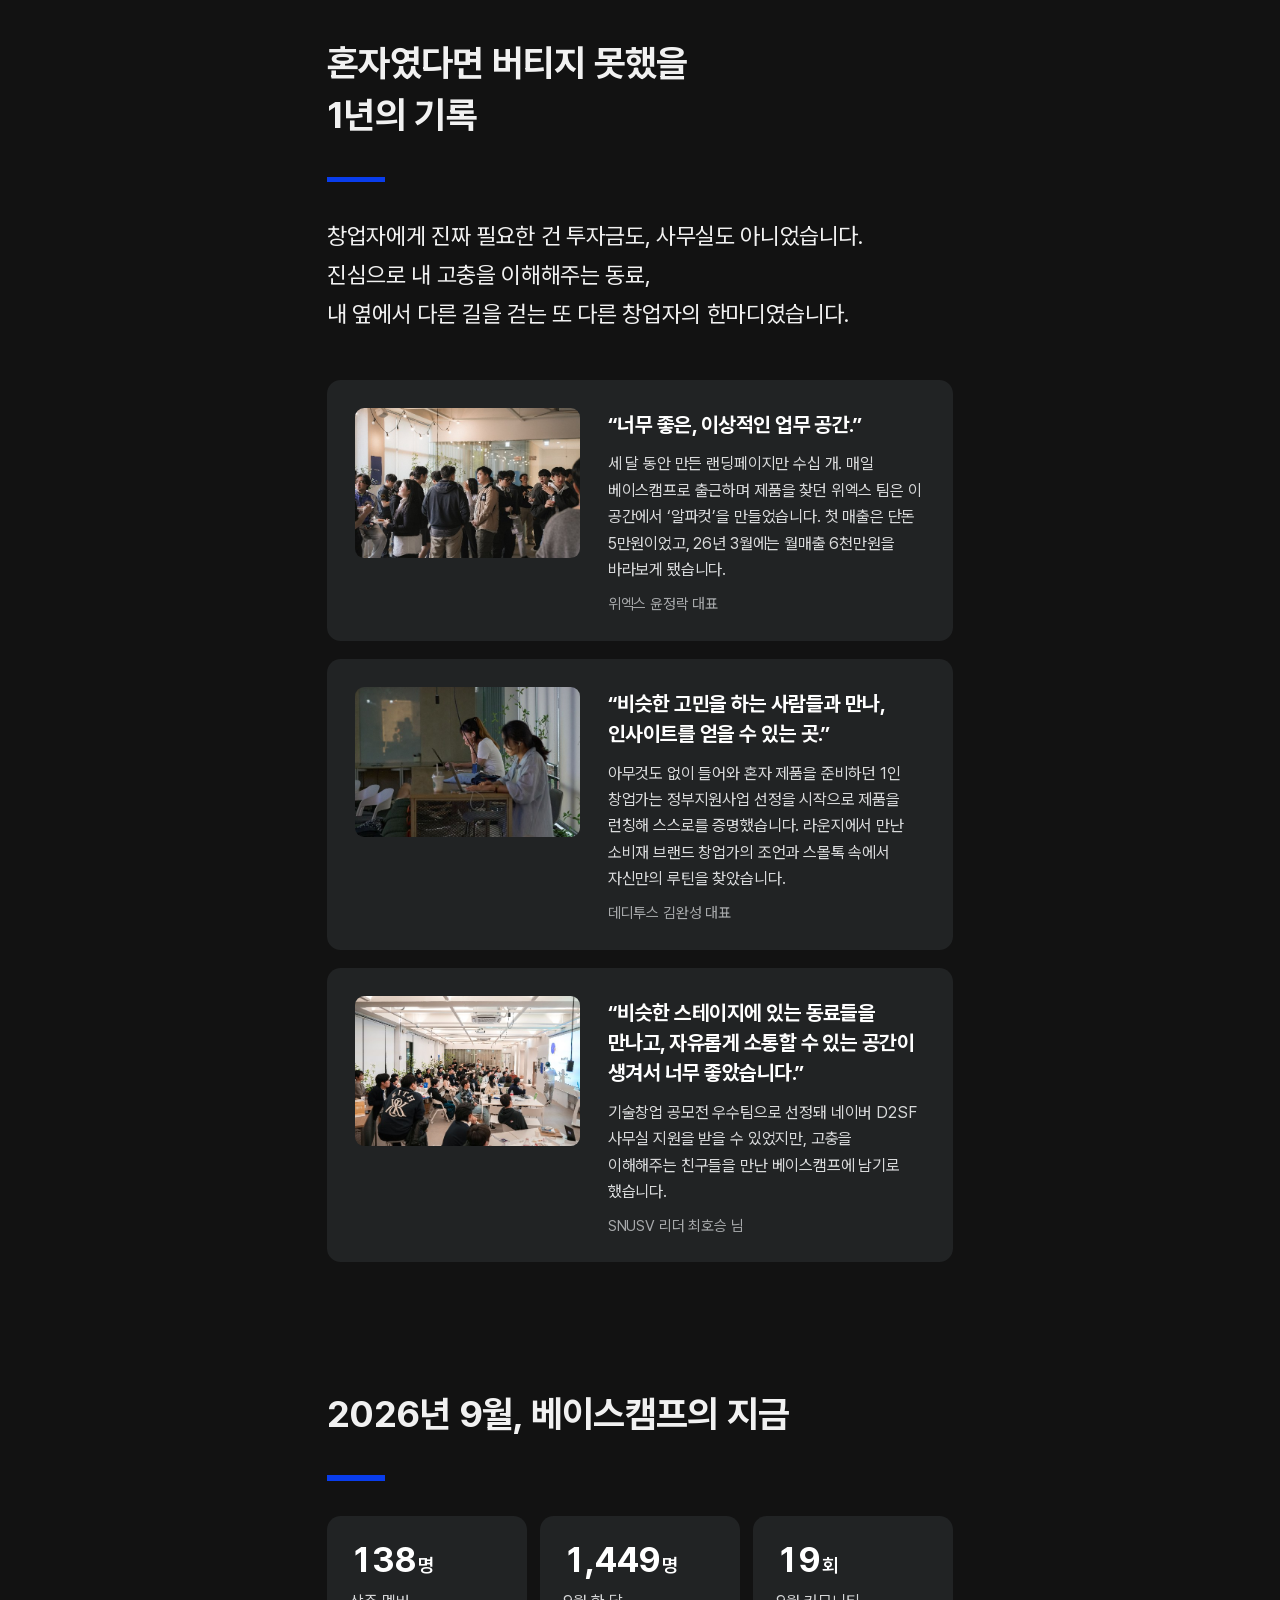
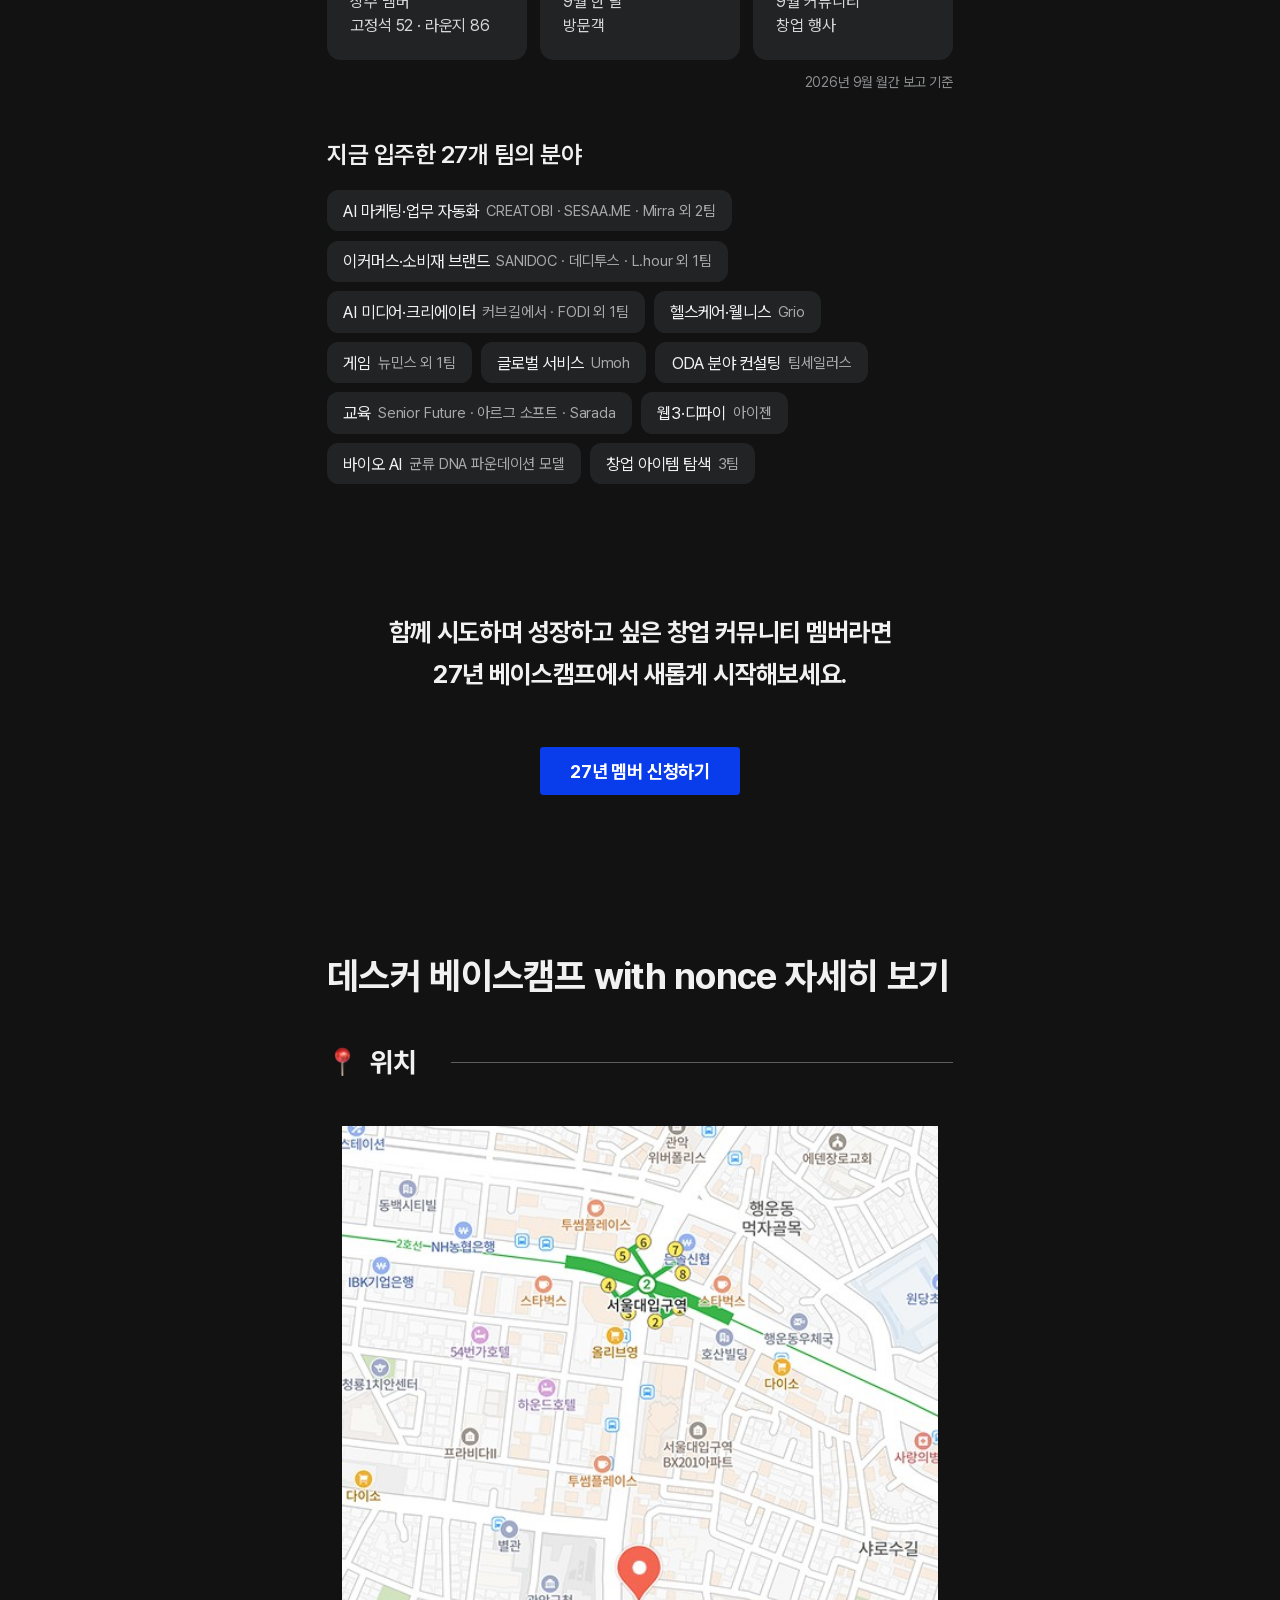
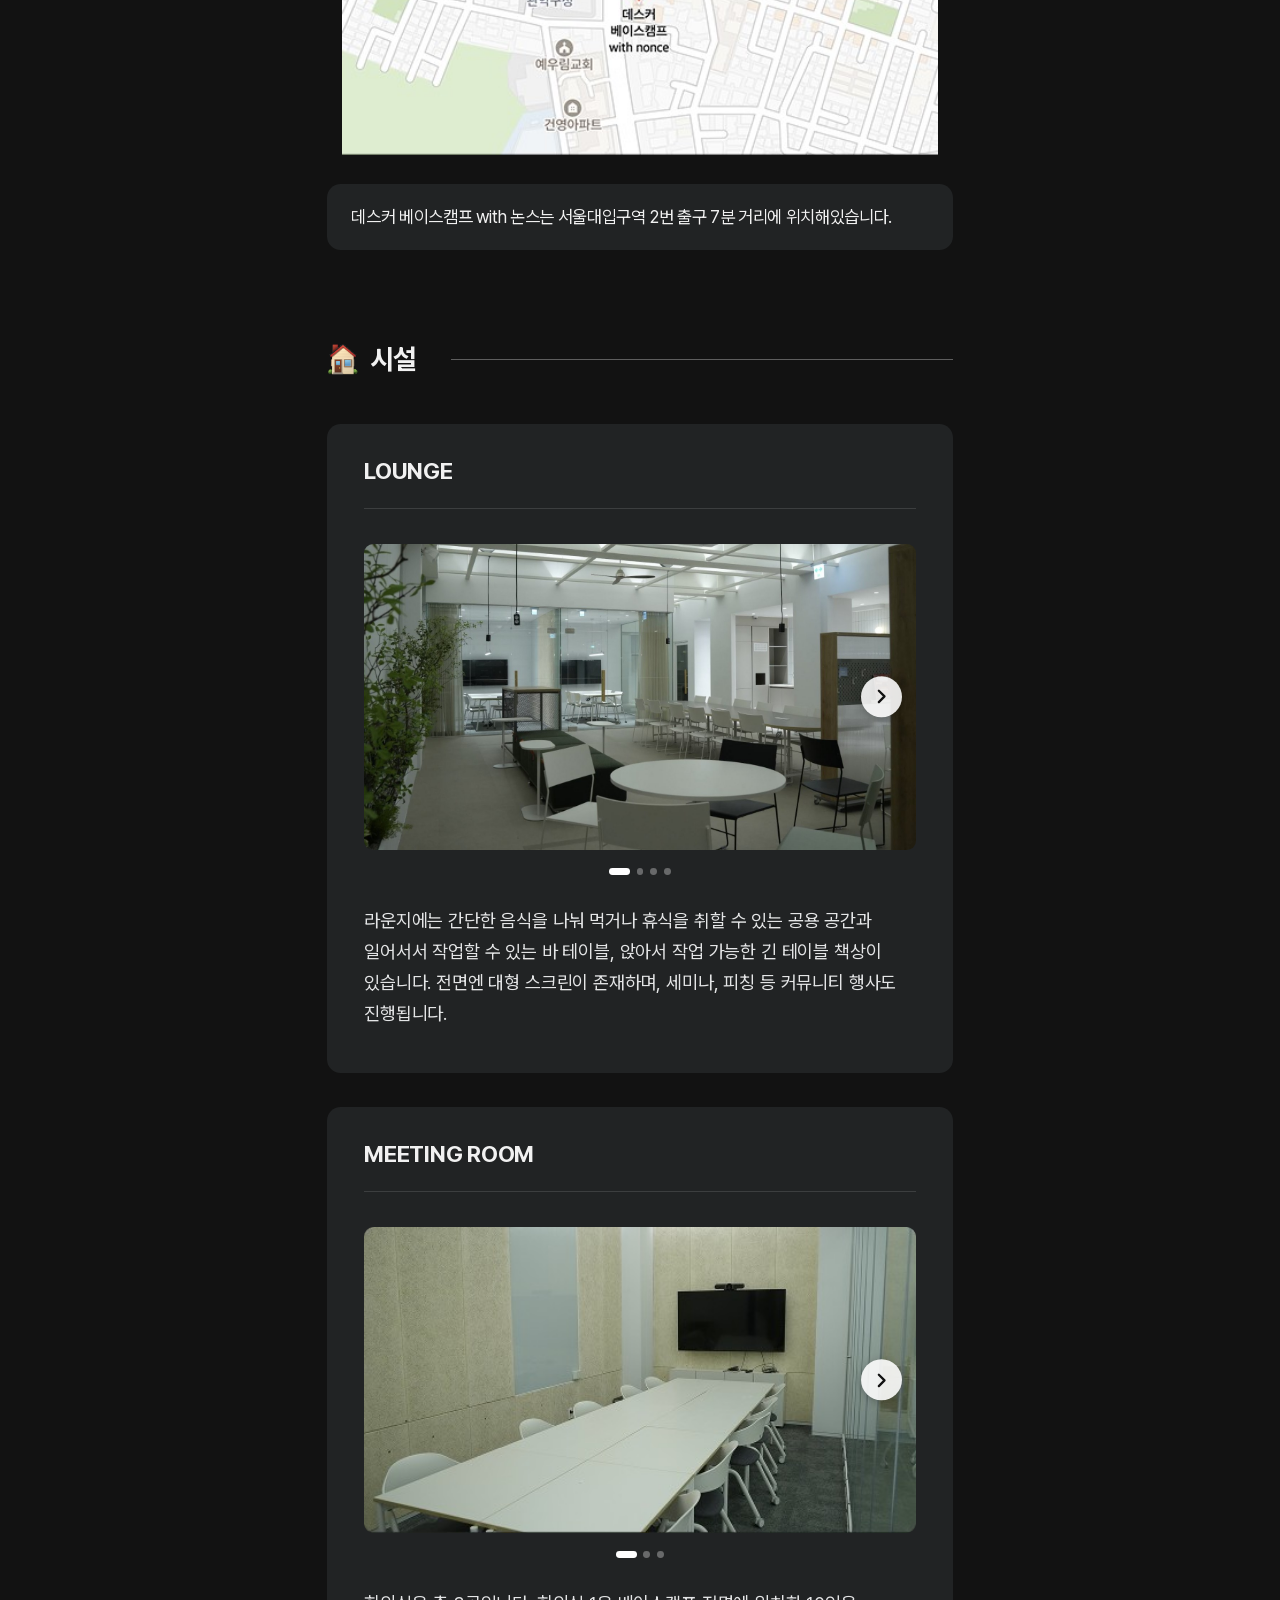
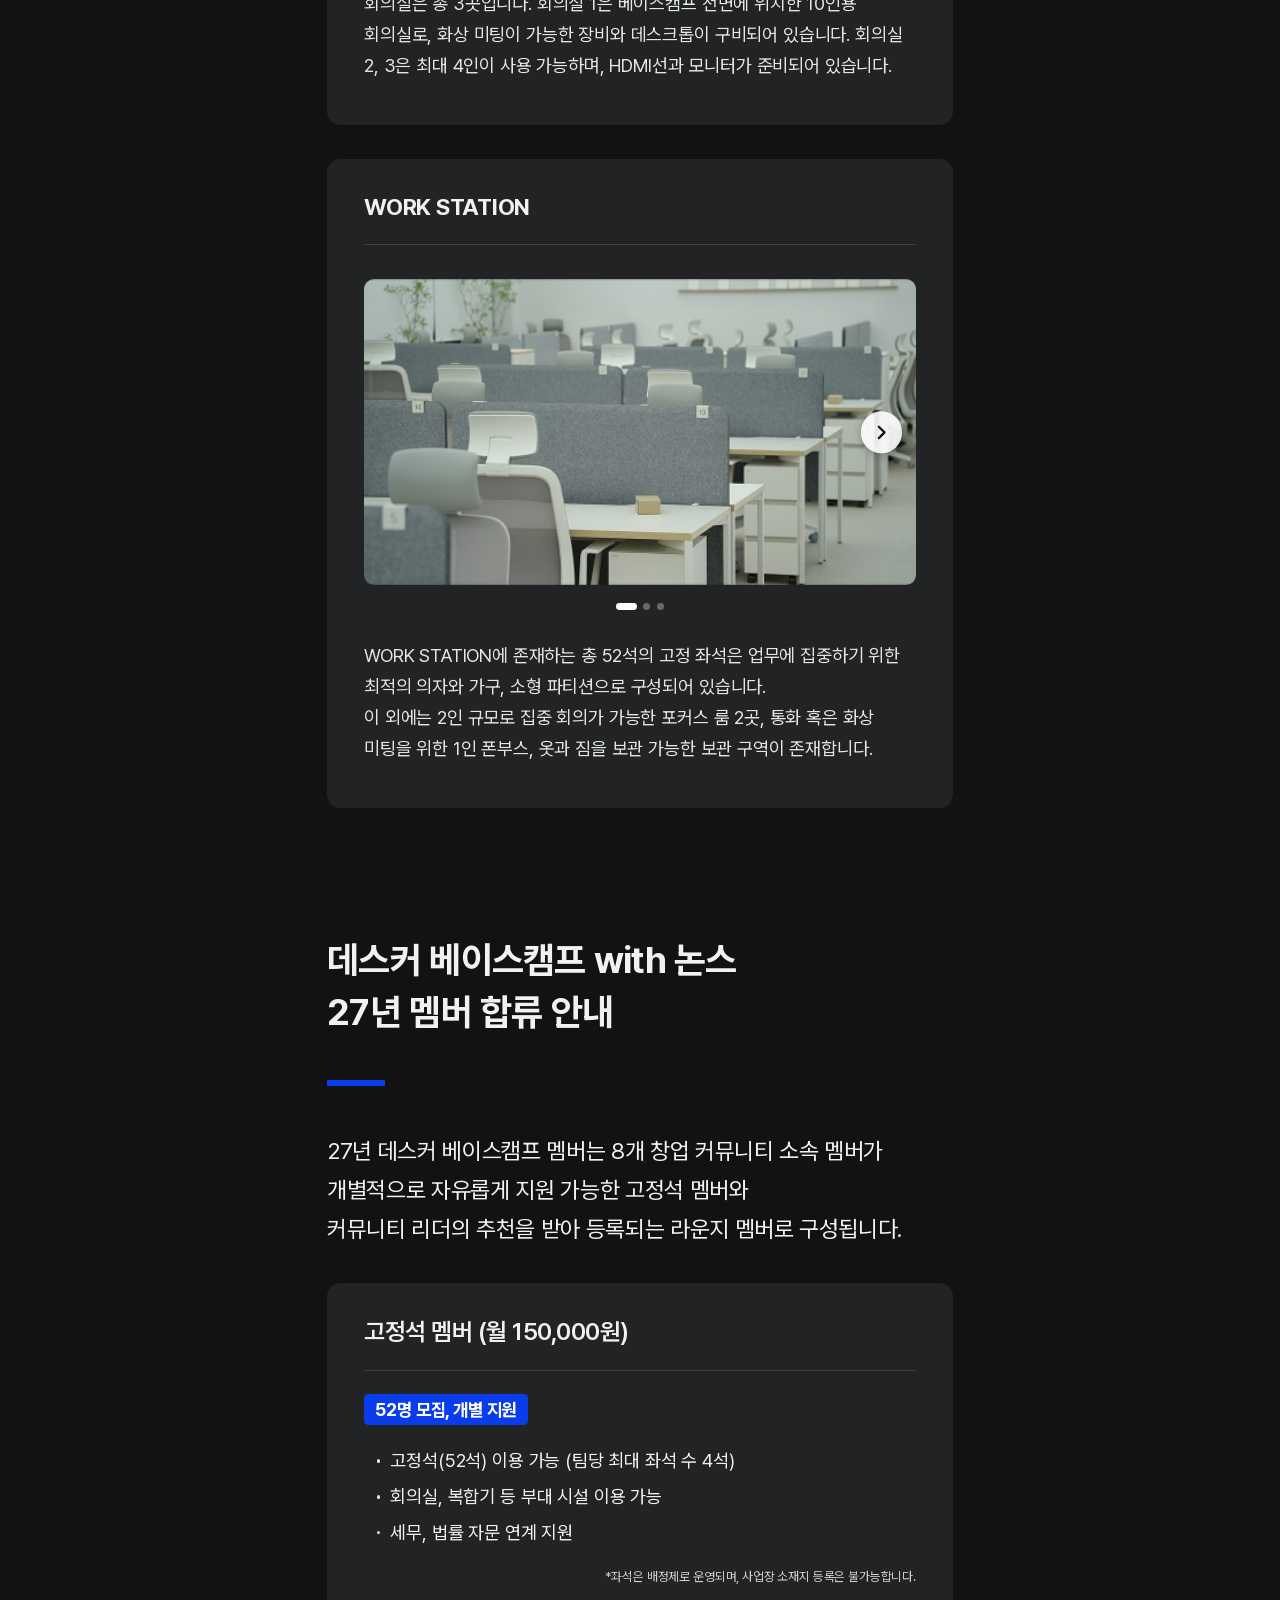
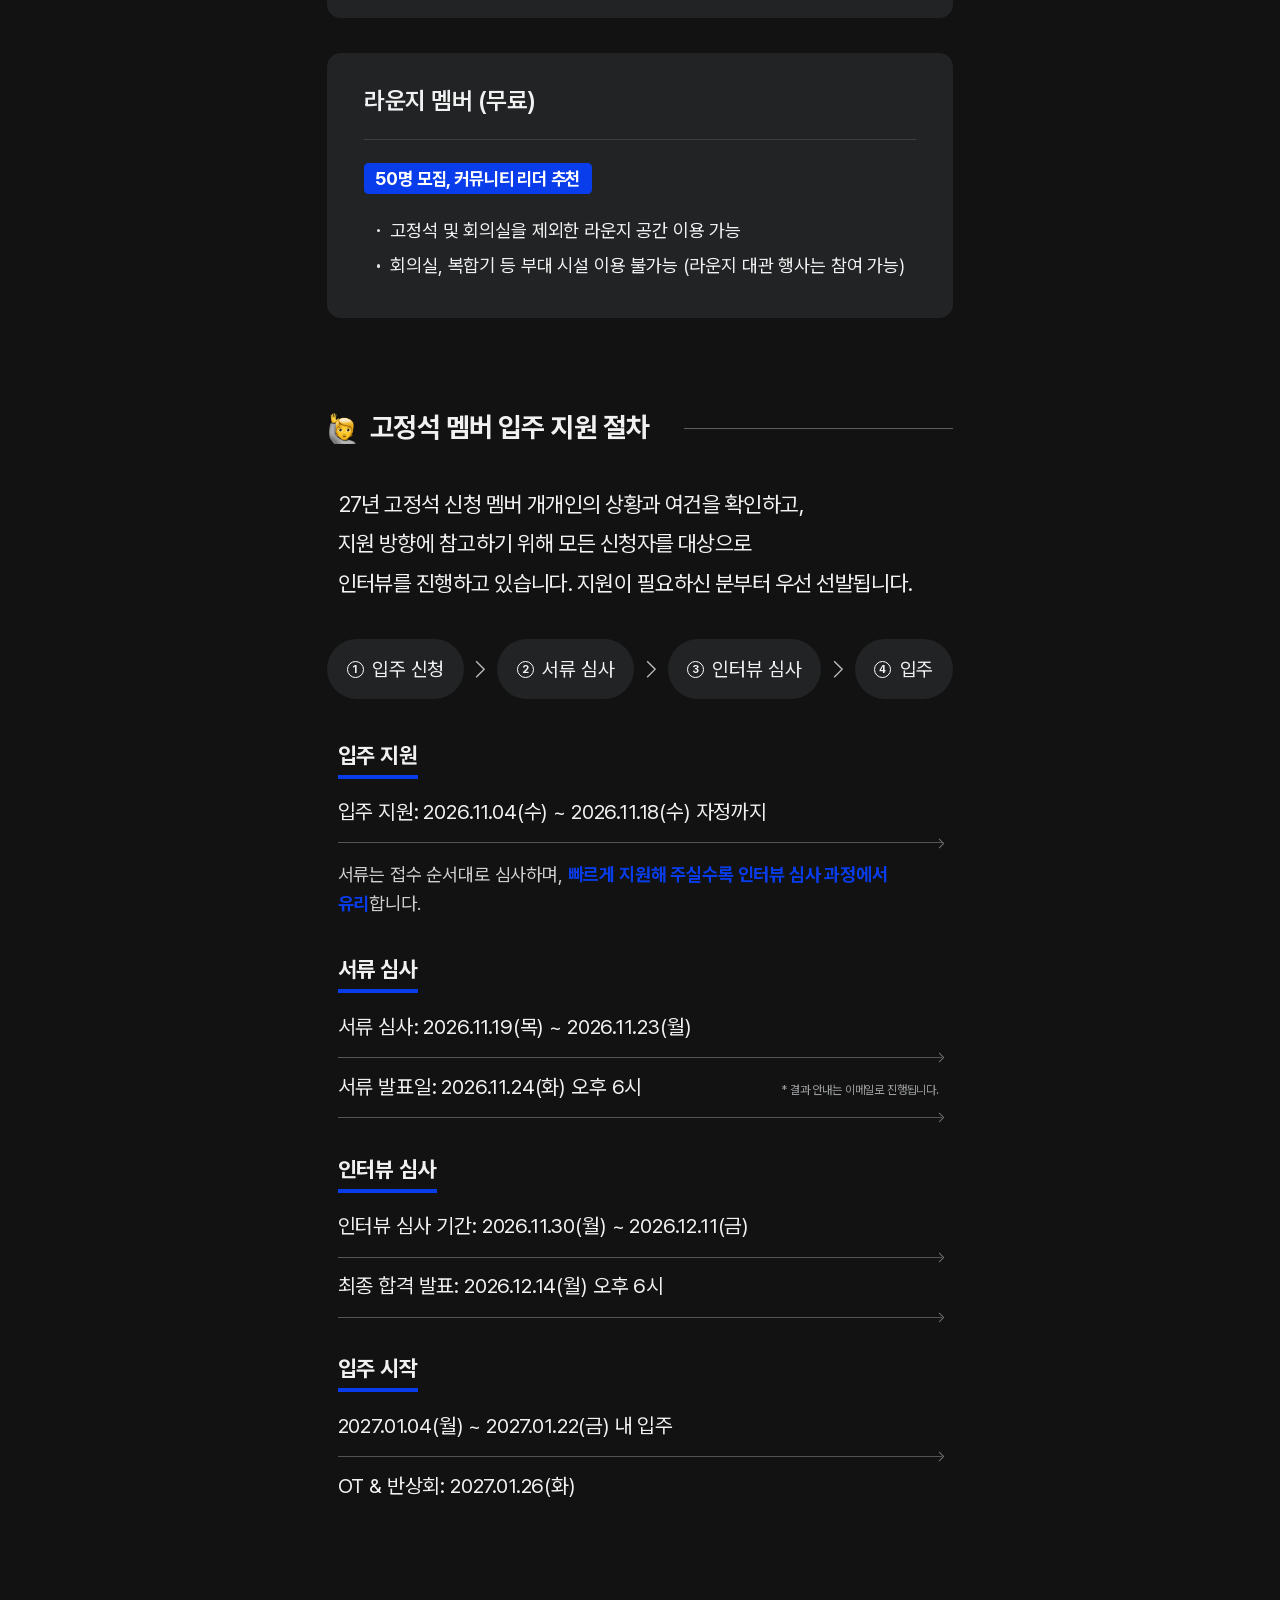
<file: basecamp/index.html>
<!doctype html>
<html lang="ko">
<head>
<meta charset="utf-8">
<meta name="viewport" content="width=device-width, initial-scale=1">
<title>데스커 베이스캠프 with nonce</title>
<meta name="description" content="8개 창업 커뮤니티가 함께하는 서울대입구역 코워킹 스페이스, 데스커 베이스캠프 with nonce 27년 멤버 모집">
<meta property="og:title" content="데스커 베이스캠프 with nonce · 27년 멤버 모집">
<meta property="og:description" content="‘성장’을 경험할 수 있는 공간, 데스커 베이스캠프 with 논스">
<meta property="og:image" content="https://nonce.community/basecamp/img/hero.jpg">
<link rel="preload" href="/basecamp/fonts/PretendardVariable.woff2" as="font" type="font/woff2" crossorigin>
<link rel="preload" href="/basecamp/img/hero_video_poster.jpg" as="image">
<style>
@font-face{font-family:"Pretendard";src:url(/basecamp/fonts/PretendardVariable.woff2) format("woff2");font-weight:45 920;font-display:swap}
/* 디자인 가이드는 폭 640 기준. --u 한 칸 = 가이드의 1px */
:root{
  --u:1.15px;
  --bg:#121212;--text:#f1f1f1;--blue:#093dec;--card:#212324;
  --line:rgba(255,255,255,.12);--rule:rgba(255,255,255,.32);--muted:#a7a9ab;
}
:root,:root[data-theme="dark"],:root:not([data-theme="light"]){color-scheme:dark}
*{box-sizing:border-box;margin:0;padding:0}
html{scroll-behavior:smooth}
body{background:var(--bg);color:var(--text);font-family:"Pretendard",-apple-system,BlinkMacSystemFont,"Apple SD Gothic Neo","Malgun Gothic",sans-serif;-webkit-font-smoothing:antialiased;word-break:keep-all;overflow-x:hidden;letter-spacing:-.01em}
img{display:block;max-width:100%}
a{color:inherit;text-decoration:none}
b,strong{font-weight:700;color:#fff}
.col{width:calc(640*var(--u));max-width:100%;margin:0 auto;padding:0 calc(48*var(--u))}
.ico{width:calc(27*var(--u));height:calc(27*var(--u));object-fit:contain;flex:none}

/* 등장 효과 */
.rv{transition:opacity .9s ease,transform .9s ease}
.rv.pre{opacity:0;transform:translateY(24px)}
.rv.pre.on{opacity:1;transform:none}
@media (prefers-reduced-motion:reduce){.rv.pre{opacity:1;transform:none;transition:none}}

/* 공통 글자 */
.t32{font-size:calc(32*var(--u));font-weight:700;line-height:1.41;letter-spacing:-.02em;color:var(--text)}
.bar{width:calc(50*var(--u));height:calc(5*var(--u));background:var(--blue)}
.p20{font-size:calc(20*var(--u));line-height:calc(34*var(--u));letter-spacing:-.015em}
.p20 b{font-weight:600}
.h-sec{display:flex;align-items:center;gap:calc(10*var(--u));font-size:calc(24*var(--u));font-weight:700;line-height:1.3;letter-spacing:-.02em}
.h-sec::after{content:"";flex:1;height:1px;background:var(--rule);margin-left:calc(20*var(--u))}
.card{background:var(--card);border-radius:calc(12*var(--u))}
.chd{font-size:calc(21*var(--u));font-weight:600;line-height:1.3;padding-bottom:calc(20*var(--u));border-bottom:1px solid var(--line);margin-bottom:calc(20*var(--u));letter-spacing:-.02em}
.cbody{font-size:calc(15.5*var(--u));line-height:calc(27*var(--u));color:#e4e5e6}
.badge{display:inline-flex;align-items:center;height:calc(27*var(--u));padding:0 calc(10*var(--u));border-radius:calc(4*var(--u));background:var(--blue);color:#fff;font-size:calc(15.5*var(--u));font-weight:700;letter-spacing:-.01em}
.badge.w{background:#fff;color:var(--blue)}

/* 1. 첫 화면 */
.hero{position:relative}
.hero .top{position:relative;height:calc(258*var(--u))}
.hero .logo{position:absolute;left:calc(45*var(--u));top:calc(41.6*var(--u));height:calc(12.2*var(--u));width:auto}
.hero h1{position:absolute;left:calc(40.5*var(--u));top:calc(86*var(--u));font-size:calc(40*var(--u));font-weight:700;line-height:calc(54*var(--u));letter-spacing:-.025em;color:#fff;white-space:nowrap}
.hero h1 u{position:relative;text-decoration:none;z-index:0}
.hero h1 u::before{content:"";position:absolute;z-index:-1;left:calc(1.3*var(--u));right:calc(-1*var(--u));top:calc(41.5*var(--u));height:calc(14.5*var(--u));background:var(--blue)}
.hero h1 .l2{display:block}
/* 신청 마감 배지 — 제목 두 줄 오른쪽, 두 줄 높이에 맞춘 원 */
.hero h1 .due{position:absolute;left:calc(100% + 14*var(--u));top:50%;transform:translateY(-50%);width:calc(100*var(--u));height:calc(100*var(--u));border-radius:50%;background:var(--blue);display:flex;align-items:center;justify-content:center;text-align:center;white-space:normal;font-size:calc(17*var(--u));font-weight:700;line-height:1.3;letter-spacing:-.02em;color:#fff}
.hero .photo{position:relative;width:min(100%,1280px);margin:0 auto;aspect-ratio:16/9;overflow:hidden;background:#222}
.hero .photo video{display:block;width:100%;height:100%;object-fit:cover}
/* 첫 화면 영상 — 소리 없이 자동 재생, 오른쪽 아래 버튼으로 멈춤·소리 켜기 */
.vid-ctl{position:absolute;right:calc(16*var(--u));bottom:calc(16*var(--u));display:flex;gap:calc(8*var(--u))}
.vid-btn{display:inline-flex;align-items:center;justify-content:center;gap:calc(6*var(--u));height:calc(38*var(--u));min-width:calc(38*var(--u));padding:0 calc(11*var(--u));border:0;border-radius:calc(19*var(--u));background:rgba(18,18,18,.6);color:#fff;font:inherit;font-size:calc(13*var(--u));font-weight:600;cursor:pointer;transition:background .2s}
.vid-btn:hover{background:rgba(18,18,18,.85)}
.vid-btn svg{width:calc(16*var(--u));height:calc(16*var(--u));flex:none}

/* 2. 소개 */
.intro{padding-top:calc(62*var(--u))}
.intro .bar{margin:calc(30*var(--u)) 0 calc(38*var(--u))}
.intro .p20+.p20{margin-top:calc(34*var(--u))}
.intro .p20 .lead{font-weight:600;color:#fff}

/* 3. Step forward */
.step{padding-top:calc(88*var(--u))}
.step .bar{margin:calc(30*var(--u)) 0 calc(30*var(--u))}
.stories{display:grid;grid-template-columns:1fr 1fr;column-gap:calc(55*var(--u));row-gap:calc(55*var(--u))}
.stories img{width:100%;aspect-ratio:243.9/239.8;object-fit:cover}
.essay{padding-top:calc(66*var(--u))}
.essay .p20+.p20{margin-top:calc(34*var(--u))}

/* 4. 입주 커뮤니티 */
.comm{padding-top:calc(110*var(--u))}
.comm .bar{margin:calc(30*var(--u)) 0 calc(30*var(--u))}
.comm .p20{margin-bottom:calc(36*var(--u))}
.cgrid{display:grid;grid-template-columns:1fr 1fr;gap:calc(16*var(--u))}
.cm{padding:calc(26*var(--u)) calc(24*var(--u)) calc(26*var(--u));display:flex;flex-direction:column}
.cm .lg{height:calc(46*var(--u));display:flex;align-items:center;margin-bottom:calc(22*var(--u))}
.cm .lg img{height:var(--h);max-width:calc(190*var(--u));width:auto;object-fit:contain}
.cm h3{font-size:calc(21*var(--u));font-weight:700;letter-spacing:-.02em;line-height:1.3}
.cm .ty{font-size:calc(14*var(--u));color:var(--muted);margin-top:calc(4*var(--u));line-height:1.45}
.cm .sl{font-size:calc(15.5*var(--u));line-height:calc(24*var(--u));color:#fff;font-weight:500;margin:calc(16*var(--u)) 0 calc(18*var(--u));padding-left:calc(12*var(--u));border-left:calc(3*var(--u)) solid var(--blue)}
.cm dl{margin-top:auto;border-top:1px solid var(--line);padding-top:calc(14*var(--u));display:grid;grid-template-columns:auto 1fr;column-gap:calc(14*var(--u));row-gap:calc(7*var(--u));font-size:calc(13.5*var(--u));line-height:1.45}
.cm dt{color:var(--muted)}
.cm dd{color:#e9eaeb}
.mix{margin-top:calc(16*var(--u));padding:calc(28*var(--u)) calc(32*var(--u)) calc(30*var(--u))}
.mix .stack{display:flex;height:calc(14*var(--u));border-radius:calc(7*var(--u));overflow:hidden;gap:2px;margin-bottom:calc(20*var(--u))}
.mix .stack i{display:block;height:100%}
.mix ul{list-style:none;display:grid;grid-template-columns:1fr 1fr;column-gap:calc(24*var(--u));row-gap:calc(10*var(--u));font-size:calc(15*var(--u))}
.mix li{display:flex;align-items:center;gap:calc(8*var(--u))}
.mix li i{width:calc(9*var(--u));height:calc(9*var(--u));border-radius:2px;flex:none}
.mix li em{font-style:normal;margin-left:auto;font-weight:600;color:#fff;font-variant-numeric:tabular-nums}

/* 5. 2025년 일어난 일들 */
.ach{padding-top:calc(100*var(--u))}
.ach .bar{margin:calc(30*var(--u)) 0 calc(30*var(--u))}
.stats{display:grid;grid-template-columns:repeat(3,1fr);gap:calc(12*var(--u))}
.stat{padding:calc(22*var(--u)) calc(20*var(--u)) calc(20*var(--u))}
.stat b{display:block;font-size:calc(34*var(--u));font-weight:700;letter-spacing:-.03em;line-height:1.1;font-variant-numeric:tabular-nums}
.stat b small{font-size:.55em;font-weight:600;margin-left:.08em}
.stat span{display:block;font-size:calc(14*var(--u));color:#d6d7d8;margin-top:calc(10*var(--u));line-height:1.45}
.stat.wide{grid-column:span 3;display:flex;align-items:center;justify-content:space-between;gap:calc(16*var(--u))}
.stat.wide span{margin-top:0}
.ach .src{font-size:calc(12*var(--u));color:#8b8d8f;margin-top:calc(12*var(--u));text-align:right}
.ach .lead{text-align:center;margin-top:calc(80*var(--u))}
.ach .lead b{font-weight:700}
.chips{display:flex;flex-direction:column;align-items:center;gap:calc(13*var(--u));margin-top:calc(16*var(--u))}
.yr{text-align:center;font-size:calc(14*var(--u));font-weight:700;color:#7d9bff;letter-spacing:.08em;margin-top:calc(46*var(--u))}
.ach .src{text-align:center}
.chips+.src{margin-top:calc(22*var(--u))}
.chips div{display:flex;flex-wrap:wrap;justify-content:center;gap:calc(13*var(--u)) calc(7*var(--u))}
.chips span{flex:0 0 auto}
.chips span{display:inline-flex;align-items:center;min-height:calc(39.5*var(--u));padding:calc(8*var(--u)) calc(14.5*var(--u));border-radius:calc(10*var(--u));background:var(--card);font-size:calc(14.5*var(--u));line-height:1.35;letter-spacing:-.02em;max-width:100%}
.dots{display:flex;flex-direction:column;align-items:center;gap:calc(8*var(--u));margin:calc(28*var(--u)) 0 0}
.dots i{width:calc(3.1*var(--u));height:calc(3.1*var(--u));border-radius:50%;background:#3a3c3e}

/* 6. 1년의 기록 */
.rec{padding-top:calc(110*var(--u))}
.rec .bar{margin:calc(30*var(--u)) 0 calc(30*var(--u))}
.rec .p20{margin-bottom:calc(40*var(--u))}
.quotes{display:flex;flex-direction:column;gap:calc(30*var(--u))}
.quotes{gap:calc(16*var(--u))}
.qt{padding:calc(24*var(--u));display:grid;grid-template-columns:calc(196*var(--u)) 1fr;column-gap:calc(24*var(--u));align-items:start}
.qt img{width:100%;aspect-ratio:602/401;object-fit:cover;border-radius:calc(8*var(--u));grid-row:span 3}
.qt blockquote{font-size:calc(18*var(--u));font-weight:700;line-height:1.45;letter-spacing:-.025em;color:#fff;margin:calc(2*var(--u)) 0 calc(10*var(--u))}
.qt blockquote br{display:none}
.qt p{font-size:calc(14*var(--u));line-height:calc(23*var(--u));color:#d9dadb}
.qt .who{display:block;margin-top:calc(10*var(--u));font-size:calc(13*var(--u));color:var(--muted)}

/* 7. 2026 소식 */
.news{padding-top:calc(110*var(--u))}
.news .bar{margin:calc(30*var(--u)) 0 calc(30*var(--u))}
.ngrid{display:flex;flex-direction:column;gap:calc(16*var(--u))}
.nw{padding:calc(28*var(--u)) calc(32*var(--u)) calc(30*var(--u))}
.nw .badge{margin-bottom:calc(16*var(--u))}
.nw h3{font-size:calc(21*var(--u));font-weight:700;letter-spacing:-.02em;line-height:1.4;margin-bottom:calc(10*var(--u))}
.now{display:grid;grid-template-columns:repeat(3,1fr);gap:calc(12*var(--u));margin-top:calc(44*var(--u))}
.now .stat b{font-size:calc(30*var(--u))}
.fields{margin-top:calc(44*var(--u))}
.fields h3{font-size:calc(21*var(--u));font-weight:600;margin-bottom:calc(18*var(--u));letter-spacing:-.02em}
.fields .tags{display:flex;flex-wrap:wrap;gap:calc(8*var(--u))}
.fields .tags span{display:inline-flex;align-items:center;height:calc(36*var(--u));padding:0 calc(14*var(--u));border-radius:calc(10*var(--u));background:var(--card);font-size:calc(14.5*var(--u))}
.fields .tags span em{font-style:normal;color:var(--muted);margin-left:calc(6*var(--u));font-size:.9em}

/* 8. 신청 */
.cta{padding:calc(110*var(--u)) 0 calc(66*var(--u));text-align:center}
.cta p{font-size:calc(22*var(--u));font-weight:700;line-height:calc(37*var(--u));letter-spacing:-.025em}
.cta a{display:inline-flex;align-items:center;justify-content:center;width:calc(174.5*var(--u));height:calc(42*var(--u));margin-top:calc(44*var(--u));border-radius:calc(3*var(--u));background:var(--blue);color:#fff;font-size:calc(16*var(--u));font-weight:700;transition:filter .2s}
.cta a:hover{filter:brightness(1.15)}
.cta-top{padding:calc(56*var(--u)) 0 0}
.cta-top a{margin-top:0}

/* 9. 자세히 보기 */
.detail{padding-top:calc(70*var(--u))}
.detail .h-sec{margin:calc(36*var(--u)) 0 calc(40*var(--u));padding-left:0}
.map{display:block;width:calc(518*var(--u));max-width:100%;margin:0 auto;aspect-ratio:518/547;object-fit:cover}
.where{margin-top:calc(25*var(--u));padding:calc(18*var(--u)) calc(21*var(--u));font-size:calc(15.2*var(--u));line-height:1.4;letter-spacing:-.02em}
.fac{padding:calc(28*var(--u)) calc(32*var(--u)) calc(38*var(--u))}
.fac+.fac{margin-top:calc(30*var(--u))}
.fac h3{font-size:calc(20*var(--u));font-weight:700;letter-spacing:-.01em;padding:calc(1*var(--u)) 0 calc(20*var(--u));border-bottom:1px solid var(--line);margin-bottom:calc(30*var(--u))}
.fac img{width:100%;aspect-ratio:480/266;object-fit:cover;border-radius:calc(8*var(--u))}
/* 캐러셀(시설 사진·FAQ) — 옆으로 밀거나 화살표·점으로 넘긴다 */
.car{position:relative}
.car-track{position:relative;display:flex;overflow-x:auto;scroll-snap-type:x mandatory;overscroll-behavior-x:contain;scrollbar-width:none;border-radius:calc(8*var(--u));outline-offset:3px}
.car-track::-webkit-scrollbar{display:none}
.car-track img{flex:0 0 100%;scroll-snap-align:start;border-radius:0}
.car-btn{position:absolute;top:50%;transform:translateY(-50%);width:calc(36*var(--u));height:calc(36*var(--u));border:0;border-radius:50%;background:rgba(255,255,255,.88);color:#121212;box-shadow:0 2px 8px rgba(0,0,0,.25);cursor:pointer;display:flex;align-items:center;justify-content:center;transition:opacity .2s,background .2s}
.car-btn:hover{background:#fff}
.car-btn svg{width:44%;height:44%}
.car-btn.prev{left:calc(12*var(--u))}
.car-btn.next{right:calc(12*var(--u))}
.car-btn:disabled{opacity:0;pointer-events:none}
.car-dots{display:flex;justify-content:center;gap:calc(6*var(--u));margin-top:calc(16*var(--u))}
.car-dots button{width:calc(6*var(--u));height:calc(6*var(--u));padding:0;border:0;border-radius:calc(3*var(--u));background:var(--rule);cursor:pointer;transition:width .25s,background .25s}
.car-dots button[aria-current="true"]{width:calc(18*var(--u));background:#fff}
/* FAQ는 다음 카드가 살짝 보이게 하고, 화살표는 카드 아래 점 양옆에 둔다 */
.car-faq .car-track{gap:calc(14*var(--u));border-radius:0}
.car-faq .qa{flex:0 0 86%;scroll-snap-align:start}
.car-faq .qa+.qa{margin-top:0}
.car-bar{display:flex;align-items:center;justify-content:center;gap:calc(16*var(--u));margin-top:calc(20*var(--u))}
.car-bar .car-btn{position:static;transform:none;background:var(--card);color:#fff;box-shadow:none;border:1px solid var(--line)}
.car-bar .car-btn:hover{background:#2c2e30}
.car-bar .car-btn:disabled{opacity:.3}
.car-bar .car-dots{margin-top:0}
.fac p{margin-top:calc(26*var(--u));font-size:calc(16*var(--u));line-height:calc(27*var(--u));color:#e4e5e6}

/* 10. 합류 안내 */
.join{padding-top:calc(110*var(--u))}
.join .bar{margin:calc(36*var(--u)) 0 calc(40*var(--u))}
.join .p20{margin-bottom:calc(30*var(--u))}
.mem{padding:calc(28*var(--u)) calc(32*var(--u)) calc(30*var(--u))}
.mem+.mem{margin-top:calc(30*var(--u))}
.mem ul{list-style:none;margin-top:calc(16*var(--u))}
.mem li{position:relative;padding-left:calc(23*var(--u));font-size:calc(16*var(--u));line-height:calc(31*var(--u))}
.mem li::before{content:"";position:absolute;left:calc(11*var(--u));top:calc(14*var(--u));width:calc(3*var(--u));height:calc(3*var(--u));border-radius:50%;background:#e4e5e6}
.mem .note{text-align:right;font-size:calc(11*var(--u));color:#cfd0d1;margin-top:calc(16*var(--u))}

.proc{padding-top:calc(80*var(--u))}
.proc .h-sec,.lounge .h-sec,.faq .h-sec,.jr .h-sec{margin-bottom:calc(34*var(--u))}
.proc .p20,.lounge .p20{padding-left:calc(9*var(--u));font-size:calc(19*var(--u));letter-spacing:-.025em}
.steps{display:flex;align-items:center;justify-content:space-between;margin:calc(32*var(--u)) 0 calc(36*var(--u))}
.steps span{display:inline-flex;align-items:center;gap:calc(7*var(--u));height:calc(52*var(--u));padding:0 calc(17*var(--u));border-radius:999px;background:var(--card);font-size:calc(17*var(--u));white-space:nowrap}
.steps span i{display:inline-flex;align-items:center;justify-content:center;width:calc(15*var(--u));height:calc(15*var(--u));border:1.4px solid #fff;border-radius:50%;font-style:normal;font-size:calc(9.5*var(--u));font-weight:700}
.steps svg{width:calc(9*var(--u));height:calc(16*var(--u));flex:none}
.stage{padding-left:calc(9*var(--u))}
.stage+.stage{margin-top:calc(32*var(--u))}
.stage h4{display:inline-block;font-size:calc(19*var(--u));font-weight:700;line-height:1.3;padding-bottom:calc(5*var(--u));border-bottom:calc(4*var(--u)) solid var(--blue)}
.stage .ln{position:relative;display:flex;align-items:baseline;justify-content:space-between;font-size:calc(18*var(--u));line-height:1.4;padding:calc(17*var(--u)) 0 calc(14*var(--u))}
.stage .ln+.ln{padding-top:calc(13*var(--u))}
.stage .ln::after{content:"";position:absolute;left:0;right:calc(9*var(--u));bottom:0;height:1px;background:rgba(255,255,255,.28)}
.stage .ln::before{content:"";position:absolute;right:calc(9*var(--u));bottom:calc(-2.5*var(--u));width:calc(5*var(--u));height:calc(5*var(--u));border-top:1px solid rgba(255,255,255,.4);border-right:1px solid rgba(255,255,255,.4);transform:rotate(45deg)}
.stage .ln.last::after,.stage .ln.last::before{display:none}
.stage .ln small{font-size:calc(10.5*var(--u));color:#9c9ea0;padding-right:calc(12*var(--u))}
.stage .note{margin-top:calc(14*var(--u));font-size:calc(16*var(--u));line-height:1.6;color:#cfcfcf}
.stage .note b{font-weight:700;color:var(--blue)}

.lounge{padding-top:calc(90*var(--u))}
.faq{padding-top:calc(90*var(--u))}
.faq .h-sec{font-size:calc(26*var(--u))}
.qa{padding:calc(23*var(--u)) calc(32*var(--u)) calc(30*var(--u))}
.qa+.qa{margin-top:calc(18*var(--u))}
.qa h4{font-size:calc(19*var(--u));font-weight:700;letter-spacing:-.02em;padding:calc(6*var(--u)) 0 calc(20*var(--u));border-bottom:1px solid var(--line);margin-bottom:calc(18*var(--u))}
.qa p{font-size:calc(15*var(--u));line-height:calc(28*var(--u));color:#e4e5e6}


.jr{padding-top:calc(90*var(--u))}
.jr .p20{margin-bottom:calc(36*var(--u))}
.cmm{padding:calc(24*var(--u)) calc(32*var(--u)) calc(30*var(--u))}
.cmm .chd{font-size:calc(21*var(--u));font-weight:500}
.cmm p{font-size:calc(15*var(--u));line-height:calc(26.5*var(--u));color:#e4e5e6}
.cmm p+p{margin-top:calc(12*var(--u))}
.cmm .sm{font-size:calc(13*var(--u));color:var(--muted);margin-top:calc(16*var(--u))}
.tlc{margin-top:calc(34*var(--u));padding:calc(40*var(--u)) calc(32*var(--u)) calc(50*var(--u)) calc(48*var(--u))}
.tlc-k{font-size:calc(15*var(--u));font-weight:700;color:#7d9bff;margin-bottom:calc(22*var(--u))}
.tlc h5{font-size:calc(22*var(--u));font-weight:500;letter-spacing:-.01em;line-height:1.3}
.tlc .grp{position:relative;margin:calc(14*var(--u)) 0 calc(18*var(--u)) calc(8*var(--u));padding:calc(8*var(--u)) 0 calc(6*var(--u))}
.tlc .grp::before{content:"";position:absolute;left:0;top:0;bottom:0;width:1px;background:rgba(255,255,255,.35)}
.tlc .grp.end{margin-bottom:0}
.tlc .grp.end::after{content:"";position:absolute;left:calc(-2.5*var(--u));bottom:0;width:calc(5*var(--u));height:calc(5*var(--u));border-right:1px solid rgba(255,255,255,.45);border-bottom:1px solid rgba(255,255,255,.45);transform:rotate(45deg)}
.tlc .row{display:grid;grid-template-columns:calc(118*var(--u)) calc(66*var(--u)) 1fr;align-items:center;min-height:calc(46*var(--u))}
.tlc .m{text-align:right;padding-right:calc(18*var(--u));font-size:calc(19*var(--u));font-weight:700;line-height:1.2;white-space:nowrap;font-variant-numeric:tabular-nums}
.tlc .badge{height:calc(28*var(--u));width:calc(47*var(--u));justify-content:center;padding:0;font-size:calc(14*var(--u))}
.tlc .tx{font-size:calc(18.5*var(--u));line-height:1.35}
.tlc .tx small{font-size:calc(10.5*var(--u));color:#9c9ea0;margin-left:calc(5*var(--u))}
.fin{margin-top:calc(34*var(--u))}
.fin ol{list-style:none;display:flex;flex-direction:column;gap:calc(10*var(--u));margin-top:calc(24*var(--u))}
.fin li{padding:calc(18*var(--u)) calc(20*var(--u)) calc(20*var(--u));border-radius:calc(8*var(--u));background:rgba(255,255,255,.05)}
.fin .n{display:block;font-size:calc(14*var(--u));font-weight:700;color:#7d9bff;margin-bottom:calc(8*var(--u))}
.fin h5{font-size:calc(17*var(--u));font-weight:700;line-height:1.3;letter-spacing:-.02em}
.fin li .q{font-size:calc(15*var(--u));line-height:1.5;color:#fff;margin-top:calc(6*var(--u))}
.fin li .d{font-size:calc(13*var(--u));line-height:1.6;color:var(--muted);margin-top:calc(6*var(--u))}

/* 11. 문의 */
.rule{height:1px;background:rgba(255,255,255,.22);margin-top:calc(42*var(--u))}
.more{padding-top:calc(50*var(--u));padding-bottom:calc(70*var(--u))}
.more .r{display:flex;align-items:center;justify-content:space-between;gap:calc(16*var(--u))}
.more .r+.r{margin-top:calc(32*var(--u))}
.more h3{font-size:calc(21*var(--u));font-weight:700;letter-spacing:-.025em}
.more a{display:inline-flex;align-items:center;gap:calc(8*var(--u));height:calc(44*var(--u));padding:0 calc(14*var(--u)) 0 calc(14*var(--u));border-radius:calc(6*var(--u));background:rgba(255,255,255,.28);border:1px solid rgba(255,255,255,.6);font-size:calc(19*var(--u));white-space:nowrap;transition:background .2s}
.more a:hover{background:rgba(255,255,255,.38)}
.more a img{width:calc(20*var(--u));height:calc(20*var(--u));border-radius:calc(4*var(--u))}

/* 모바일: 가이드 비율 그대로 줄이고, 읽는 글자는 최소 크기를 지킨다 */
@media (max-width:767px){
  :root{--u:calc(100vw / 640)}
  .col{padding-left:20px;padding-right:20px}
  .ach .lead br{display:inline}
  .hero .logo{left:20px}
  .hero h1{left:20px;font-size:max(24px,calc(40*var(--u)));line-height:1.36;top:calc(78*var(--u))}
  .hero .top{height:max(170px,calc(258*var(--u)))}
  /* 휴대폰은 첫 줄 오른쪽에 자리가 없어 둘째 줄 끝에 붙인다 */
  .hero h1 .l2t{position:relative}
  .hero h1 .due{left:calc(100% + 10px);top:0;transform:none;width:60px;height:60px;font-size:11.5px}
  .vid-ctl{right:10px;bottom:10px;gap:6px}
  .vid-btn{height:32px;min-width:32px;padding:0 10px;border-radius:16px;font-size:12px}
  .vid-btn svg{width:14px;height:14px}
  .t32{font-size:max(22px,calc(32*var(--u)))}
  .p20{font-size:15px;line-height:1.75}
  .p20 br{display:none}
  .h-sec{font-size:19px}
  .faq .h-sec{font-size:20px}
  .ico{width:22px;height:22px}
  .chd,.cm h3,.nw h3,.fields h3,.cmm .chd{font-size:17px}
  .cbody,.qt p,.fac p,.qa p,.cmm p,.mem li{font-size:14px;line-height:1.75}
  .badge{font-size:12.5px;height:24px;padding:0 8px}
  .card{border-radius:10px}
  .fac,.mem,.qa,.cmm,.nw,.qt,.mix{padding-left:20px;padding-right:20px}
  .stories{column-gap:10px;row-gap:10px}
  .cgrid{grid-template-columns:1fr}
  .cm{padding:22px 20px}
  .cm .lg{height:34px;margin-bottom:16px}
  .cm .lg img{max-width:150px}
  .cm .ty,.cm dl{font-size:12.5px}
  .cm .sl{font-size:14px;line-height:1.6}
  .mix ul{font-size:13px}
  .stats,.now{grid-template-columns:1fr 1fr;gap:8px}
  .stat{padding:16px 14px}
  .stat b,.now .stat b{font-size:24px}
  .stat span{font-size:12.5px}
  .stat.wide{grid-column:span 2}
  .ach .src{font-size:11px}
  .chips{flex-direction:row;flex-wrap:wrap;gap:6px}
  .chips div{display:contents}
  .chips span{height:auto;min-height:30px;padding:6px 10px;font-size:12px;line-height:1.4;border-radius:7px;white-space:normal}
  .qt{grid-template-columns:1fr}
  .qt img{grid-row:auto;margin-bottom:16px}
  .qt blockquote{font-size:17px}
  .qt .who{font-size:12.5px}
  .fields .tags span{height:30px;font-size:12.5px;padding:0 10px}
  .cta p{font-size:17px;line-height:1.6}
  .cta a{width:200px;height:48px;font-size:15px}
  .where{font-size:13.5px}
  .fac h3{font-size:16px}
  .car-btn{width:32px;height:32px}
  .car-btn.prev{left:8px}
  .car-btn.next{right:8px}
  .car-dots{gap:6px;margin-top:12px}
  .car-dots button{width:6px;height:6px;border-radius:3px}
  .car-dots button[aria-current="true"]{width:18px}
  .steps{gap:4px}
  .steps span{height:36px;padding:0 9px;font-size:12px;gap:4px}
  .steps span i{width:12px;height:12px;font-size:7.5px;border-width:1px}
  .steps svg{width:6px;height:11px}
  .stage h4{font-size:15.5px}
  .stage .ln{font-size:14px;flex-direction:column;gap:4px}
  .stage .ln small{font-size:11px}
  .stage .note{font-size:13.5px}
  .mem .note{font-size:11px}
  .proc .p20,.lounge .p20{font-size:15px;padding-left:0}
  .qa h4{font-size:16px}
  .tlc{padding:26px 18px 30px 14px}
  .tlc h5{font-size:17px}
  .tlc .row{grid-template-columns:88px 48px 1fr;min-height:38px}
  .tlc-k{font-size:13px}
  .tlc .m{font-size:13px;padding-right:10px;letter-spacing:-.02em}
  .tlc .badge{width:38px;height:23px;font-size:11.5px}
  .tlc .tx{font-size:14px}
  .tlc .tx small{display:block;margin:2px 0 0;font-size:11px}
  .fin li{padding:16px 16px 18px}
  .fin .n{font-size:12.5px}
  .fin h5{font-size:15px}
  .fin li .q{font-size:14px}
  .fin li .d{font-size:12.5px}
  .more .r{flex-direction:column;align-items:flex-start;gap:12px}
  .more h3{font-size:17px}
  .more a{font-size:14px;height:38px}
  .more a img{width:18px;height:18px}
}
/* 375px 이하 폰에서 진행 단계 4개가 한 줄에 들어가게 */
@media (max-width:389px){
  .steps{gap:2px}
  .steps span{padding:0 5px;font-size:11px;gap:3px}
}
</style>
</head>
<body>

<!-- 1. 첫 화면 -->
<header class="hero">
  <div class="col top">
    <img class="logo" src="/basecamp/img/logo.png" alt="DESKER BASECAMP with nonce">
    <h1>데스커 베이스캠프 with nonce<span class="l2"><span class="l2t"><u>27년 멤버</u>를 모집합니다.<span class="due">11월 18일<br> 신청 마감</span></span></span></h1>
  </div>
  <div class="photo">
    <video id="heroVideo" src="/basecamp/video/basecamp_2027.mp4" poster="/basecamp/img/hero_video_poster.jpg" width="1280" height="720" autoplay muted loop playsinline preload="auto" aria-label="2027 데스커 베이스캠프 멤버 모집 영상"></video>
    <div class="vid-ctl">
      <button type="button" class="vid-btn" id="vidPlay" aria-label="영상 멈춤"></button>
      <button type="button" class="vid-btn" id="vidSound" aria-label="소리 켜기"></button>
    </div>
  </div>
</header>

<main>
<!-- 1-1. 첫 화면 신청 버튼 -->
<div class="col cta cta-top">
  <a href="https://docs.google.com/forms/d/e/1FAIpQLSeNr18D5WGiQthOK00XqpCDYUI9mK392XUglnfL8ZLvlr9oRg/viewform?usp=header" target="_blank" rel="noopener">27년 멤버 신청하기</a>
</div>

<!-- 2. 소개 -->
<section class="col intro rv">
  <h2 class="t32">‘성장’을 경험할 수 있는 공간,<br> 데스커 베이스캠프 with 논스</h2>
  <div class="bar"></div>
  <p class="p20"><span class="lead">8개 창업 커뮤니티가 함께하는 코워킹 스페이스</span><br>
  성장을 브랜드 가치로 내세우는 가구 회사 데스커가<br>
  nonce, SNUSV, Founders, Insiders, NEXT, 모두의연구소,<br> Rosota, 광인회관<br>
  8개의 창업 커뮤니티 멤버들을 위해 만든 이 공간은<br>
  창업가들이 모여 서로 교류하며 성장하는 공간입니다.</p>
  <p class="p20">‘어떻게 하면 잘 성장할 수 있을까’<br>
  고민하는 8개 창업 커뮤니티 소속 멤버라면,<br>
  데스커 베이스캠프 with 논스의 멤버가 되어<br>
  그 고민의 답을 함께 찾고, 나누고, 성장할 수 있습니다.</p>
</section>

<!-- 3. Step forward -->
<section class="col step">
  <h2 class="t32 rv">Step forward, Pay forward.</h2>
  <div class="bar rv"></div>
  <div class="stories">
    <img class="rv" src="/basecamp/img/story1.jpg" alt="우리는 도전합니다 — 조건휘 님의 이야기 (SNUSV)" loading="lazy">
    <img class="rv" src="/basecamp/img/story2.jpg" alt="우리는 교류합니다 — 태현 님의 이야기 (INSIDERS)" loading="lazy">
    <img class="rv" src="/basecamp/img/story3.jpg" alt="우리는 함께합니다 — 김경빈 님의 이야기 (NEXT)" loading="lazy">
    <img class="rv" src="/basecamp/img/story4.jpg" alt="우리는 성공합니다 — 하경 님의 이야기 (FOUNDERS)" loading="lazy">
    <img class="rv" src="/basecamp/img/story5.jpg" alt="우리는 성장합니다 — 김승일 님의 이야기 (모두의연구소)" loading="lazy">
    <img class="rv" src="/basecamp/img/story6.jpg" alt="도전하세요! — 강영세 님의 이야기 (nonce)" loading="lazy">
  </div>
  <div class="essay rv">
    <p class="p20">꿈을 이루기 위해 각자만의 정상을 지향하는 창업가들이 모인 이곳,<br>
    베이스캠프에서 멤버들은 <b>각자의 산을 오르는 등반가이자</b><br>
    <b>동료의 여정을 함께 목격하고 짊어지는 셰르파</b>가 됩니다.</p>
    <p class="p20">이곳에서는 성장의 궤적을 함께 이어가고, 이야기를 나눌 수 있습니다.<br>
    누군가는 오늘의 실패를, 누군가는 다음 주의 도전을 말합니다.<br>
    이곳에서는 성장을 비교하지 않습니다. 대신, ‘시도’의 힘을 믿습니다.</p>
    <p class="p20">더불어 나아가고, 서로를 끌어올리며, 각자의 목표에 더 다가가는 곳.<br>
    우리의 발자국은 또 다른 누군가의 지도가 될 것입니다.<br>
    <b>베이스캠프는 시작의 족적을 함께 새기는 공간입니다.</b></p>
  </div>
</section>

<!-- 4. 입주 커뮤니티 -->
<section class="col comm" id="community">
  <h2 class="t32 rv">베이스캠프 입주 커뮤니티</h2>
  <div class="bar rv"></div>
  <p class="p20 rv">국내 주요 대학·창업 네트워크 8곳이 행사 때만 모이는 게 아니라<br> 한 공간에 상주하며 매일 교류합니다.</p>
  <div class="cgrid" id="cgrid"></div>
  <article class="card mix rv">
    <h3 class="chd">라운지 멤버 86명의 소속 커뮤니티 <span style="font-size:.7em;color:var(--muted);font-weight:500">2026년 9월 기준</span></h3>
    <div class="stack" id="stack"></div>
    <ul id="legend"></ul>
  </article>
</section>

<!-- 5. 2025년 일어난 일들 -->
<section class="col ach">
  <h2 class="t32 rv">베이스캠프에서 일어난 일들</h2>
  <div class="bar rv"></div>
  <div class="stats rv">
    <div class="card stat"><b>237<small>명</small></b><span>2025년 6개 커뮤니티<br> 멤버가 한 공간에서</span></div>
    <div class="card stat"><b>107<small>회</small></b><span>해커톤·밍글링 파티 등<br> 커뮤니티 행사</span></div>
    <div class="card stat"><b>60<small>%</small></b><span>초기 제품(MVP)을<br> 시장에 출시</span></div>
    <div class="card stat"><b>50<small>%</small></b><span>창업 지원 프로그램<br> 합격</span></div>
    <div class="card stat"><b>23.3<small>%</small></b><span>시드 투자 유치 또는<br> 후속 투자 논의</span></div>
    <div class="card stat"><b>70<small>%</small></b><span>“든든한 동료를<br> 만났다”</span></div>
  </div>
  <p class="src rv">2025 데스커 베이스캠프 이용자 설문 기준<br>(26년도 사용자 설문 전이라 25년도 설문 내용이 포함되어 있습니다)</p>
  <p class="p20 lead rv">베이스캠프 멤버들의 하루하루의 족적이 모여<br> <b>이러한 성과를 만들어냈습니다.</b></p>
  <p class="yr rv">2026</p>
  <div class="chips rv">
    <div><span>sume, 실리콘밸리 Founders Inc 등 연속 투자 유치</span><span>로소타, 15억원 시드 투자 유치</span></div>
    <div><span>뉴스보이, 티머니GO 뉴스 공급 계약 · 앱 유저 12만 명</span><span>오픈그래프, 미국 진출 · 8억 시드 투자 유치</span></div>
    <div><span>새니닥, 국내 매출 전년 대비 8배 · 아마존US 런칭 후 매월 2배 성장</span></div>
    <div><span>sesaa.me, 26년 매출 10배 성장</span><span>CREATOBI, 7월 런칭 3달 만에 매출 1억</span></div>
    <div><span>우모(talkvalue), 미국 진출 · 첫 고객 계약 18개월 만에 77배 ($1.3K → $100K+)</span></div>
  </div>
  <p class="yr rv">2025</p>
  <div class="chips rv">
    <div><span>ABCDEdu, 싱가포르 수출 1.2억 · 예비창업패키지 1위</span><span>가방끈, 매출 500% 성장</span></div>
    <div><span>아이젠, 누적 거래량 $410M · 인수 LoI 체결</span><span>다이버스, 투자 2건 유치</span></div>
    <div><span>레비오사AI, TIPS 선정 · 시드 투자 유치</span><span>테르밋, 프리시드 투자 유치</span></div>
    <div><span>피그말리온, 월 매출 2,000만원+ · MAU 1만+</span><span>오초, 연매출 1억 원 달성</span></div>
    <div><span>리더스오브그린, 현대건설 서비스 도입 계약</span><span>10x Blitz, 매출 100% 성장</span></div>
    <div><span>위엑스, 첫 매출 · BEP 달성</span><span>팀세일러스, BEP 달성 · 흑자 유지</span><span>빙글, BEP 달성 · 매출 증가</span></div>
  </div>
  <p class="src rv">2026: 데스커 베이스캠프 입주사 성과 · 2025: 2025 데스커 베이스캠프 성과 보고서</p>
  <div class="dots"><i></i><i></i><i></i></div>
</section>

<!-- 6. 1년의 기록 -->
<section class="col rec">
  <h2 class="t32 rv">혼자였다면 버티지 못했을<br> 1년의 기록</h2>
  <div class="bar rv"></div>
  <p class="p20 rv">창업자에게 진짜 필요한 건 투자금도, 사무실도 아니었습니다.<br>
  진심으로 내 고충을 이해해주는 동료,<br>
  내 옆에서 다른 길을 걷는 또 다른 창업자의 한마디였습니다.</p>
  <div class="quotes">
    <article class="card qt rv">
      <img src="/basecamp/img/rec3.jpg" alt="베이스캠프 밍글링 파티" loading="lazy">
      <blockquote>“너무 좋은, 이상적인 업무 공간.”</blockquote>
      <p>세 달 동안 만든 랜딩페이지만 수십 개. 매일 베이스캠프로 출근하며 제품을 찾던 위엑스 팀은 이 공간에서 ‘알파컷’을 만들었습니다. 첫 매출은 단돈 5만원이었고, 26년 3월에는 월매출 6천만원을 바라보게 됐습니다.</p>
      <span class="who">위엑스 윤정락 대표</span>
    </article>
    <article class="card qt rv">
      <img src="/basecamp/img/rec4.jpg" alt="라운지에서 일하는 멤버들" loading="lazy">
      <blockquote>“비슷한 고민을 하는 사람들과 만나,<br> 인사이트를 얻을 수 있는 곳.”</blockquote>
      <p>아무것도 없이 들어와 혼자 제품을 준비하던 1인 창업가는 정부지원사업 선정을 시작으로 제품을 런칭해 스스로를 증명했습니다. 라운지에서 만난 소비재 브랜드 창업가의 조언과 스몰톡 속에서 자신만의 루틴을 찾았습니다.</p>
      <span class="who">데디투스 김완성 대표</span>
    </article>
    <article class="card qt rv">
      <img src="/basecamp/img/rec5.jpg" alt="베이스캠프 커뮤니티 행사" loading="lazy">
      <blockquote>“비슷한 스테이지에 있는 동료들을 만나고,<br> 자유롭게 소통할 수 있는 공간이 생겨서 너무 좋았습니다.”</blockquote>
      <p>기술창업 공모전 우수팀으로 선정돼 네이버 D2SF 사무실 지원을 받을 수 있었지만, 고충을 이해해주는 친구들을 만난 베이스캠프에 남기로 했습니다.</p>
      <span class="who">SNUSV 리더 최호승 님</span>
    </article>
  </div>
</section>

<!-- 7. 2026 소식 -->
<section class="col news">
  <h2 class="t32 rv">2026년 9월, 베이스캠프의 지금</h2>
  <div class="bar rv"></div>
  <div class="now rv" style="margin-top:0">
    <div class="card stat"><b>138<small>명</small></b><span>상주 멤버<br> 고정석 52 · 라운지 86</span></div>
    <div class="card stat"><b>1,449<small>명</small></b><span>9월 한 달<br> 방문객</span></div>
    <div class="card stat"><b>19<small>회</small></b><span>9월 커뮤니티<br> 창업 행사</span></div>
  </div>
  <p class="src rv" style="font-size:calc(12*var(--u));color:#8b8d8f;margin-top:calc(12*var(--u));text-align:right">2026년 9월 월간 보고 기준</p>
  <div class="fields rv">
    <h3>지금 입주한 27개 팀의 분야</h3>
    <div class="tags">
      <span>AI 마케팅·업무 자동화<em>CREATOBI · SESAA.ME · Mirra 외 2팀</em></span>
      <span>이커머스·소비재 브랜드<em>SANIDOC · 데디투스 · L.hour 외 1팀</em></span>
      <span>AI 미디어·크리에이터<em>커브길에서 · FODI 외 1팀</em></span>
      <span>헬스케어·웰니스<em>Grio</em></span>
      <span>게임<em>뉴민스 외 1팀</em></span>
      <span>글로벌 서비스<em>Umoh</em></span>
      <span>ODA 분야 컨설팅<em>팀세일러스</em></span>
      <span>교육<em>Senior Future · 아르그 소프트 · Sarada</em></span>
      <span>웹3·디파이<em>아이젠</em></span>
      <span>바이오 AI<em>균류 DNA 파운데이션 모델</em></span>
      <span>창업 아이템 탐색<em>3팀</em></span>
    </div>
  </div>
</section>

<!-- 8. 신청 -->
<section class="col cta rv">
  <p>함께 시도하며 성장하고 싶은 창업 커뮤니티 멤버라면<br> 27년 베이스캠프에서 새롭게 시작해보세요.</p>
  <a href="https://docs.google.com/forms/d/e/1FAIpQLSeNr18D5WGiQthOK00XqpCDYUI9mK392XUglnfL8ZLvlr9oRg/viewform?usp=header" target="_blank" rel="noopener">27년 멤버 신청하기</a>
</section>

<!-- 9. 자세히 보기 -->
<section class="col detail">
  <h2 class="t32 rv">데스커 베이스캠프 with nonce 자세히 보기</h2>
  <h3 class="h-sec rv"><img class="ico" src="/basecamp/img/ic_pin.png" alt="">위치</h3>
  <img class="map rv" src="/basecamp/img/map.jpg" alt="데스커 베이스캠프 위치 — 서울대입구역 2번 출구에서 관악구청 방향" loading="lazy">
  <p class="card where rv">데스커 베이스캠프 with 논스는 서울대입구역 2번 출구 7분 거리에 위치해있습니다.</p>

  <h3 class="h-sec rv" style="margin-top:calc(80*var(--u))"><img class="ico" src="/basecamp/img/ic_house.png" alt="">시설</h3>
  <article class="card fac rv">
    <h3>LOUNGE</h3>
    <div class="car"><div class="car-track"><img src="/basecamp/img/hero.jpg" alt="라운지 전경" loading="lazy"><img src="/basecamp/img/lounge1.jpg" alt="라운지 소파 공간" loading="lazy"><img src="/basecamp/img/lounge2.jpg" alt="라운지 긴 테이블" loading="lazy"><img src="/basecamp/img/lounge3.jpg" alt="라운지 커뮤니티 행사" loading="lazy"></div></div>
    <p>라운지에는 간단한 음식을 나눠 먹거나 휴식을 취할 수 있는 공용 공간과 일어서서 작업할 수 있는 바 테이블, 앉아서 작업 가능한 긴 테이블 책상이 있습니다. 전면엔 대형 스크린이 존재하며, 세미나, 피칭 등 커뮤니티 행사도 진행됩니다.</p>
  </article>
  <article class="card fac rv">
    <h3>MEETING ROOM</h3>
    <div class="car"><div class="car-track"><img src="/basecamp/img/meeting1.jpg" alt="회의실 1" loading="lazy"><img src="/basecamp/img/meeting2.jpg" alt="회의실 2" loading="lazy"><img src="/basecamp/img/meeting3.jpg" alt="회의실 3" loading="lazy"></div></div>
    <p>회의실은 총 3곳입니다. 회의실 1은 베이스캠프 전면에 위치한 10인용 회의실로, 화상 미팅이 가능한 장비와 데스크톱이 구비되어 있습니다. 회의실 2, 3은 최대 4인이 사용 가능하며, HDMI선과 모니터가 준비되어 있습니다.</p>
  </article>
  <article class="card fac rv">
    <h3>WORK STATION</h3>
    <div class="car"><div class="car-track"><img src="/basecamp/img/work1.jpg" alt="고정석" loading="lazy"><img src="/basecamp/img/work2.jpg" alt="워크 스테이션 전경" loading="lazy"><img src="/basecamp/img/work3.jpg" alt="포커스 룸" loading="lazy"></div></div>
    <p>WORK STATION에 존재하는 총 52석의 고정 좌석은 업무에 집중하기 위한 최적의 의자와 가구, 소형 파티션으로 구성되어 있습니다.<br> 이 외에는 2인 규모로 집중 회의가 가능한 포커스 룸 2곳, 통화 혹은 화상 미팅을 위한 1인 폰부스, 옷과 짐을 보관 가능한 보관 구역이 존재합니다.</p>
  </article>
</section>

<!-- 10. 합류 안내 -->
<section class="col join" id="join">
  <h2 class="t32 rv">데스커 베이스캠프 with 논스<br> 27년 멤버 합류 안내</h2>
  <div class="bar rv"></div>
  <p class="p20 rv">27년 데스커 베이스캠프 멤버는 8개 창업 커뮤니티 소속 멤버가<br> 개별적으로 자유롭게 지원 가능한 고정석 멤버와<br> 커뮤니티 리더의 추천을 받아 등록되는 라운지 멤버로 구성됩니다.</p>
  <article class="card mem rv">
    <h3 class="chd">고정석 멤버 (월 150,000원)</h3>
    <span class="badge">52명 모집, 개별 지원</span>
    <ul><li>고정석(52석) 이용 가능 (팀당 최대 좌석 수 4석)</li><li>회의실, 복합기 등 부대 시설 이용 가능</li><li>세무, 법률 자문 연계 지원</li></ul>
    <p class="note">*좌석은 배정제로 운영되며, 사업장 소재지 등록은 불가능합니다.</p>
  </article>
  <article class="card mem rv">
    <h3 class="chd">라운지 멤버 (무료)</h3>
    <span class="badge">50명 모집, 커뮤니티 리더 추천</span>
    <ul><li>고정석 및 회의실을 제외한 라운지 공간 이용 가능</li><li>회의실, 복합기 등 부대 시설 이용 불가능 (라운지 대관 행사는 참여 가능)</li></ul>
  </article>
</section>

<section class="col proc">
  <h3 class="h-sec rv"><img class="ico" src="/basecamp/img/ic_raise.png" alt="">고정석 멤버 입주 지원 절차</h3>
  <p class="p20 rv">27년 고정석 신청 멤버 개개인의 상황과 여건을 확인하고,<br> 지원 방향에 참고하기 위해 모든 신청자를 대상으로<br> 인터뷰를 진행하고 있습니다. 지원이 필요하신 분부터 우선 선발됩니다.</p>
  <div class="steps rv">
    <span><i>1</i>입주 신청</span><svg viewBox="0 0 9 16" fill="none" stroke="#bbb" stroke-width="1.2"><path d="M1 1l7 7-7 7"/></svg>
    <span><i>2</i>서류 심사</span><svg viewBox="0 0 9 16" fill="none" stroke="#bbb" stroke-width="1.2"><path d="M1 1l7 7-7 7"/></svg>
    <span><i>3</i>인터뷰 심사</span><svg viewBox="0 0 9 16" fill="none" stroke="#bbb" stroke-width="1.2"><path d="M1 1l7 7-7 7"/></svg>
    <span><i>4</i>입주</span>
  </div>
  <div class="stage rv"><h4>입주 지원</h4><div class="ln"><span>입주 지원: 2026.11.04(수) ~ 2026.11.18(수) 자정까지</span></div><p class="note">서류는 접수 순서대로 심사하며, <b>빠르게 지원해 주실수록 인터뷰 심사 과정에서 유리</b>합니다.</p></div>
  <div class="stage rv"><h4>서류 심사</h4><div class="ln"><span>서류 심사: 2026.11.19(목) ~ 2026.11.23(월)</span></div><div class="ln"><span>서류 발표일: 2026.11.24(화) 오후 6시</span><small>* 결과 안내는 이메일로 진행됩니다.</small></div></div>
  <div class="stage rv"><h4>인터뷰 심사</h4><div class="ln"><span>인터뷰 심사 기간: 2026.11.30(월) ~ 2026.12.11(금)</span></div><div class="ln"><span>최종 합격 발표: 2026.12.14(월) 오후 6시</span></div></div>
  <div class="stage rv"><h4>입주 시작</h4><div class="ln"><span>2027.01.04(월) ~ 2027.01.22(금) 내 입주</span></div><div class="ln last"><span>OT &amp; 반상회: 2027.01.26(화)</span></div></div>
</section>

<section class="col lounge">
  <h3 class="h-sec rv"><img class="ico" src="/basecamp/img/ic_pair.png" alt="">라운지 멤버 등록 지원 절차</h3>
  <p class="p20 rv">라운지 멤버는 각 커뮤니티 리더와 협의하에 등록됩니다.<br> 11월 중 커뮤니티별로 신청 안내가 진행될 예정입니다.</p>
</section>

<section class="col faq">
  <h3 class="h-sec rv"><img class="ico" src="/basecamp/img/ic_search.png" alt="">FAQ</h3>
  <div class="car car-faq rv" data-name="FAQ"><div class="car-track">
  <article class="card qa"><h4>입주는 언제부터 가능한가요?</h4><p>입주는 2027년 1월 4일부터 1월 22일까지 약 3주간 진행될 예정입니다.<br> 지문 등록 및 커뮤니티 이용에 관한 온보딩을 위해 1월 26일(화) OT &amp; 반상회에 꼭 참여해주세요!</p></article>
  <article class="card qa"><h4>주차가 가능한가요?</h4><p>고정석 사용자 및 초청 연사 한정 1시간 무료 주차권 발급해 드립니다.</p></article>
  <article class="card qa"><h4>8개 커뮤니티 멤버만 들어갈 수 있나요?</h4><p>네, 맞습니다. 8개 커뮤니티 기존 멤버가 아니신 경우 지원하실 수 없습니다.</p></article>
  <article class="card qa"><h4>모집 기간이 지나도 지원할 수 있나요?</h4><p>퇴실자가 생기면 상시로 지원을 받고 있습니다. 카톡 채널로 문의해 주세요.</p></article>
  </div></div>
</section>

<section class="col jr">
  <h3 class="h-sec rv"><img class="ico" src="/basecamp/img/ic_climb.png" alt="">입주 후 여정</h3>
  <p class="p20 rv">27년도 26년과 같은 1년의 시스템으로 운영합니다.<br> <b>1년 동안 이어지는 베이스캠프 프로그램</b>을 통해<br> 입주자들은 서로를 알아가고, 배우고, 협업하며<br> 창업가로서의 여정을 함께 만들어나갑니다.</p>
  <article class="card cmm rv">
    <h4 class="chd">Community Motivation Module</h4>
    <p>데스커 베이스캠프에 작동되는 Community Motivation Module은<br> 논스가 커뮤니티를 위해 <b>독자적으로 디자인한 성장 관리 시스템</b>입니다.</p>
    <p>이 모듈을 기반으로 베이스캠프에서는 매주 목표 달성 여부를 공유하고,<br> 매월 회고 및 방향성을 재정립하는 반상회가 이루어집니다.</p>
    <p>이렇게 주간과 월간의 리듬이 유기적으로 이어지며 구조화된 1년의 과정으로<br> 베이스캠프 멤버는 체계적인 성장 관리 루틴을 자연스럽게 체득하게 됩니다.</p>
    <p class="sm">*반상회 — 매월 1회 모든 멤버가 저녁에 모여 근황을 나누고, 공간에 대한 건의와 유익한 지식을 나누는 논스만의 문화입니다.</p>
  </article>
  <article class="card tlc rv">
    <p class="tlc-k">2027 운영 일정</p>
    <h5>Onboarding Stage</h5>
    <div class="grp">
      <div class="row"><span class="m">1월</span><span class="badge">필수</span><span class="tx">OT &amp; 반상회</span></div>
    </div>
    <h5>Belonging Stage</h5>
    <div class="grp">
      <div class="row"><span class="m">2–12월</span><span class="badge">필수</span><span class="tx">베이스캠프 반상회<small>매월</small></span></div>
      <div class="row"><span class="m">2–12월</span><span class="badge w">자율</span><span class="tx">소속 커뮤니티 행사</span></div>
      <div class="row"><span class="m">6월</span><span class="badge">필수</span><span class="tx">도전 보고회</span></div>
      <div class="row"><span class="m">2·5·9·11월</span><span></span><span class="tx">커뮤니티 리더 반상회</span></div>
    </div>
    <h5>Offboarding Stage</h5>
    <div class="grp end">
      <div class="row"><span class="m">12월</span><span class="badge">필수</span><span class="tx">송별회</span></div>
      <div class="row"><span class="m">12월</span><span></span><span class="tx">회고 인터뷰</span></div>
    </div>
  </article>
  <article class="card cmm fin rv">
    <h4 class="chd">논스 금융</h4>
    <p>논스 금융은 데스커 베이스캠프에서 일하는 창업가가 자금 문제로 도전을 멈추지 않도록 마련한 논스의 창업 지원 프로그램입니다.</p>
    <p><b>모든 지원은 심사를 통해 진행되며</b>, 입주가 지원을 보장하지는 않습니다. 지원 여부와 금액, 조건은 심사 결과와 개별 계약에 따라 달라질 수 있습니다.</p>
    <ol>
      <li><span class="n">01</span><h5>투자</h5><p class="q">5천만원~최대 1억원</p><p class="d">심사를 거쳐 논스가 자기자금으로 직접 투자합니다. 수익과 원금은 보장하지 않습니다.</p></li>
      <li><span class="n">02</span><h5>긴급자금 상담</h5><p class="q">자금이 급할 때 개별 상담</p><p class="d">상황에 맞는 지원 방식을 함께 찾습니다. 지원 여부와 형태는 심사로 정합니다.</p></li>
      <li><span class="n">03</span><h5>재기 지원</h5><p class="q">스타트업 청산 시 생활비 지원 검토</p><p class="d">심사를 거쳐 검토합니다. 입주 조건·이용료와 무관한 무상 지원이며, 보험 상품이 아닙니다.</p></li>
    </ol>
  </article>
</section>

<!-- 11. 문의 -->
<div class="rule"></div>
<section class="col more rv">
  <div class="r"><h3>더 궁금하신 점이 있으신가요?</h3><a href="https://pf.kakao.com/_vQydn" target="_blank" rel="noopener"><img src="/basecamp/img/ic_kakao.png" alt="">카톡 채널 문의하기</a></div>
  <div class="r"><h3>베이스캠프의 이야기가 더 궁금하다면?</h3><a href="https://www.instagram.com/desker_basecamp/" target="_blank" rel="noopener"><img src="/basecamp/img/ic_insta2.png" alt="">인스타그램</a></div>
</section>
</main>

<script>
// 입주 커뮤니티 — 문구는 여기서만 고치면 된다
const COMMS=[
  {n:'SNUSV',lg:'snusv',h:26,ty:'서울대학교 학생벤처네트워크 · 학생 창업 동아리',sl:'MAKE NETWORK, BUILD FUTURE',d:[['소속','서울대 단독'],['설립','1996년 · 국내 최초·최장수 창업 동아리'],['규모','기수당 20~50명 · 누적 알럼나이 약 850명'],['배출','컴투스, 하이퍼커넥트, 오늘의집, 콴다 등 약 70개 기업']]},
  {n:'Insiders',lg:'insiders',h:22,ty:'연세대·고려대 연합 실전 창업 학회',sl:'Dare to be Different',d:[['소속','연세대 + 고려대 (2개교 연합)'],['설립','2011년'],['규모','기수당 20명 중반 · 학회원 약 400명'],['배출','라이너, 111%, 멋쟁이사자처럼 등 50~60개 기업']]},
  {n:'NEXT',lg:'next',h:28,ty:'고려대 소프트웨어 창업 학회',sl:'ACCELERATE YOUR POTENTIAL',d:[['소속','고려대 단독'],['설립','2013년'],['규모','기수당 20여 명'],['활동','개발 세션 → MVP 제작 → 시장 검증']]},
  {n:'Founders',lg:'founders',h:46,ty:'서연고카포 젊은 창업자 연합 네트워크',sl:'Where We Become Family',d:[['소속','서울대·연세대·고려대·KAIST·POSTECH'],['설립','2022년 · 2026년 9기'],['규모','기수당 30~35명'],['활동','멘토 네트워킹 · 연사 강연 · FOUNDERS Story']]},
  {n:'모두의연구소',lg:'modulabs',h:40,ty:'개방형 AI·SW 연구 커뮤니티',sl:'Share Value, Grow Together',d:[['소속','소속 대학 없음'],['설립','2015년'],['규모','랩·풀잎스쿨 사용자 약 7,000명'],['성과','2017~2024년 학회 논문 60편 채택']]},
  {n:'nonce',lg:'nonce',h:28,ty:'코리빙·코워킹 창업 커뮤니티',sl:'미래 혁명가들의 베이스캠프',d:[['소속','소속 대학 없음'],['설립','2018년'],['규모','알럼나이 850명 이상'],['성과','커뮤니티에서 탄생한 프로젝트 85개 이상']]},
  {n:'광인회관',lg:'gwangin',h:46,ty:'창업가 코리빙 · 狂人 = 창업에 미친 사람',sl:'세상을 바꿀 수 있다고 믿는 형제들의 회관',d:[['소속','소속 대학 없음'],['설립','2019년'],['규모','거주 8명 + 비거주 26명'],['리더','김진우 (라이너 대표)']]},
  {n:'Rosota',lg:'rosota',h:28,ty:'서울대병원 MediSC 스핀오프 · 의료 AI 로보틱스',sl:'Expertise for Everyone, with Robotics SOTA model',d:[['소속','서울대 의대 + 기계공학부'],['설립','2025~26년'],['규모','팀원 10명 내외'],['성과','2026년 15억원 시드 투자 유치']]},
];
document.getElementById('cgrid').innerHTML=COMMS.map(c=>`
<article class="card cm rv">
  <div class="lg"><img src="/basecamp/img/lg_${c.lg}.png" alt="${c.n}" style="--h:calc(${c.h}*var(--u))" loading="lazy"></div>
  <h3>${c.n}</h3><p class="ty">${c.ty}</p>
  <p class="sl">“${c.sl}”</p>
  <dl>${c.d.map(([k,v])=>`<dt>${k}</dt><dd>${v}</dd>`).join('')}</dl>
</article>`).join('');

// 라운지 멤버 구성 비율
const MIX=[['SNUSV',22.1],['nonce',22.1],['NEXT',17.4],['Founders',16.3],['모두의연구소',5.8],['Insiders',5.8],['Rosota',5.8],['광인회관',4.7]];
const SHADE=['#093dec','#3a64f0','#6a8bf4','#97aff7','#c3d1fb','#e2e9fd','#8e9093','#5d5f62'];
document.getElementById('stack').innerHTML=MIX.map(([n,p],i)=>`<i style="flex:${p};background:${SHADE[i]}" title="${n} ${p}%"></i>`).join('');
document.getElementById('legend').innerHTML=MIX.map(([n,p],i)=>`<li><i style="background:${SHADE[i]}"></i>${n}<em>${p}%</em></li>`).join('');

// 캐러셀(시설 사진·FAQ) — 화살표와 점은 스크립트로 붙인다. FAQ는 화살표를 카드 아래 점 양옆에 둔다
document.querySelectorAll('.car').forEach(car=>{
  const track=car.querySelector('.car-track'), slides=[...track.children], faq=car.classList.contains('car-faq');
  const name=car.dataset.name||car.closest('.fac').querySelector('h3').textContent, unit=faq?'질문':'사진';
  track.tabIndex=0;track.setAttribute('aria-label',`${name} ${unit}, 좌우 화살표로 넘기기`);
  const btn=(cls,label,d)=>{const b=document.createElement('button');b.type='button';b.className='car-btn '+cls;b.setAttribute('aria-label',label);b.innerHTML=`<svg viewBox="0 0 16 16" fill="none" stroke="currentColor" stroke-width="2" stroke-linecap="round" stroke-linejoin="round" aria-hidden="true"><path d="${d}"/></svg>`;return b};
  const prev=btn('prev',`이전 ${unit}`,'M10 3 5 8l5 5'), next=btn('next',`다음 ${unit}`,'M6 3l5 5-5 5');
  const dots=document.createElement('div');dots.className='car-dots';
  dots.innerHTML=slides.map((_,i)=>`<button type="button" aria-label="${name} ${unit} ${i+1}/${slides.length}"></button>`).join('');
  if(faq){const bar=document.createElement('div');bar.className='car-bar';bar.append(prev,dots,next);car.append(bar)}
  else{car.append(prev,next);car.after(dots)}
  const max=()=>track.scrollWidth-track.clientWidth;
  const go=i=>{i=Math.max(0,Math.min(slides.length-1,i));track.scrollTo({left:Math.min(slides[i].offsetLeft,max()),behavior:matchMedia('(prefers-reduced-motion:reduce)').matches?'auto':'smooth'})};
  const cur=()=>{if(track.scrollLeft>=max()-2)return slides.length-1;let b=0;slides.forEach((s,k)=>{if(Math.abs(s.offsetLeft-track.scrollLeft)<Math.abs(slides[b].offsetLeft-track.scrollLeft))b=k});return b};
  const sync=()=>{const i=cur();prev.disabled=i<=0;next.disabled=i>=slides.length-1;[...dots.children].forEach((d,k)=>d.setAttribute('aria-current',k===i))};
  prev.onclick=()=>go(cur()-1);next.onclick=()=>go(cur()+1);
  [...dots.children].forEach((d,k)=>d.onclick=()=>go(k));
  track.addEventListener('keydown',e=>{if(e.key==='ArrowLeft'){e.preventDefault();go(cur()-1)}if(e.key==='ArrowRight'){e.preventDefault();go(cur()+1)}});
  track.addEventListener('scroll',sync,{passive:true});addEventListener('resize',sync);sync();
});

// 첫 화면 영상 — 움직임 줄이기 설정이면 자동 재생하지 않는다. 처음 소리를 켜면 처음부터 다시 튼다
(()=>{
  const v=document.getElementById('heroVideo'), pb=document.getElementById('vidPlay'), sb=document.getElementById('vidSound');
  if(!v)return;
  const svg=d=>`<svg viewBox="0 0 16 16" fill="none" stroke="currentColor" stroke-width="1.8" stroke-linecap="round" stroke-linejoin="round" aria-hidden="true">${d}</svg>`;
  const I={pause:svg('<path d="M5.5 3.5v9M10.5 3.5v9"/>'),play:svg('<path d="M5 3.2l8 4.8-8 4.8z" fill="currentColor"/>'),
    off:svg('<path d="M2.5 6h2.5l3.5-3v10L5 10H2.5z"/><path d="M11 6l3.5 4M14.5 6L11 10"/>'),on:svg('<path d="M2.5 6h2.5l3.5-3v10L5 10H2.5z"/><path d="M11 5.5a3.5 3.5 0 0 1 0 5M12.8 3.8a6 6 0 0 1 0 8.4"/>')};
  let heard=false;
  const sync=()=>{pb.innerHTML=v.paused?I.play:I.pause;pb.setAttribute('aria-label',v.paused?'영상 재생':'영상 멈춤');
    sb.innerHTML=(v.muted?I.off:I.on)+(v.muted?'소리 켜기':'소리 끄기');sb.setAttribute('aria-label',v.muted?'소리 켜기':'소리 끄기')};
  if(matchMedia('(prefers-reduced-motion:reduce)').matches){v.removeAttribute('autoplay');v.pause()}
  pb.onclick=()=>{v.paused?v.play():v.pause()};
  sb.onclick=()=>{v.muted=!v.muted;if(!v.muted&&!heard){heard=true;v.currentTime=0}if(!v.muted&&v.paused)v.play();sync()};
  ['play','pause','volumechange'].forEach(e=>v.addEventListener(e,sync));sync();
})();

// 스크롤 등장 — 첫 화면 아래에 있는 것만 숨겼다가 나타나게 한다
const io=new IntersectionObserver(es=>es.forEach(e=>{if(e.isIntersecting){e.target.classList.add('on');io.unobserve(e.target)}}),{rootMargin:'0px 0px -8% 0px'});
document.querySelectorAll('.rv').forEach(el=>{if(el.getBoundingClientRect().top>innerHeight){el.classList.add('pre');io.observe(el)}});
</script>
<script src="https://nottalggak.github.io/bc-ads/t.js" defer></script>
</body>
</html>
</file>
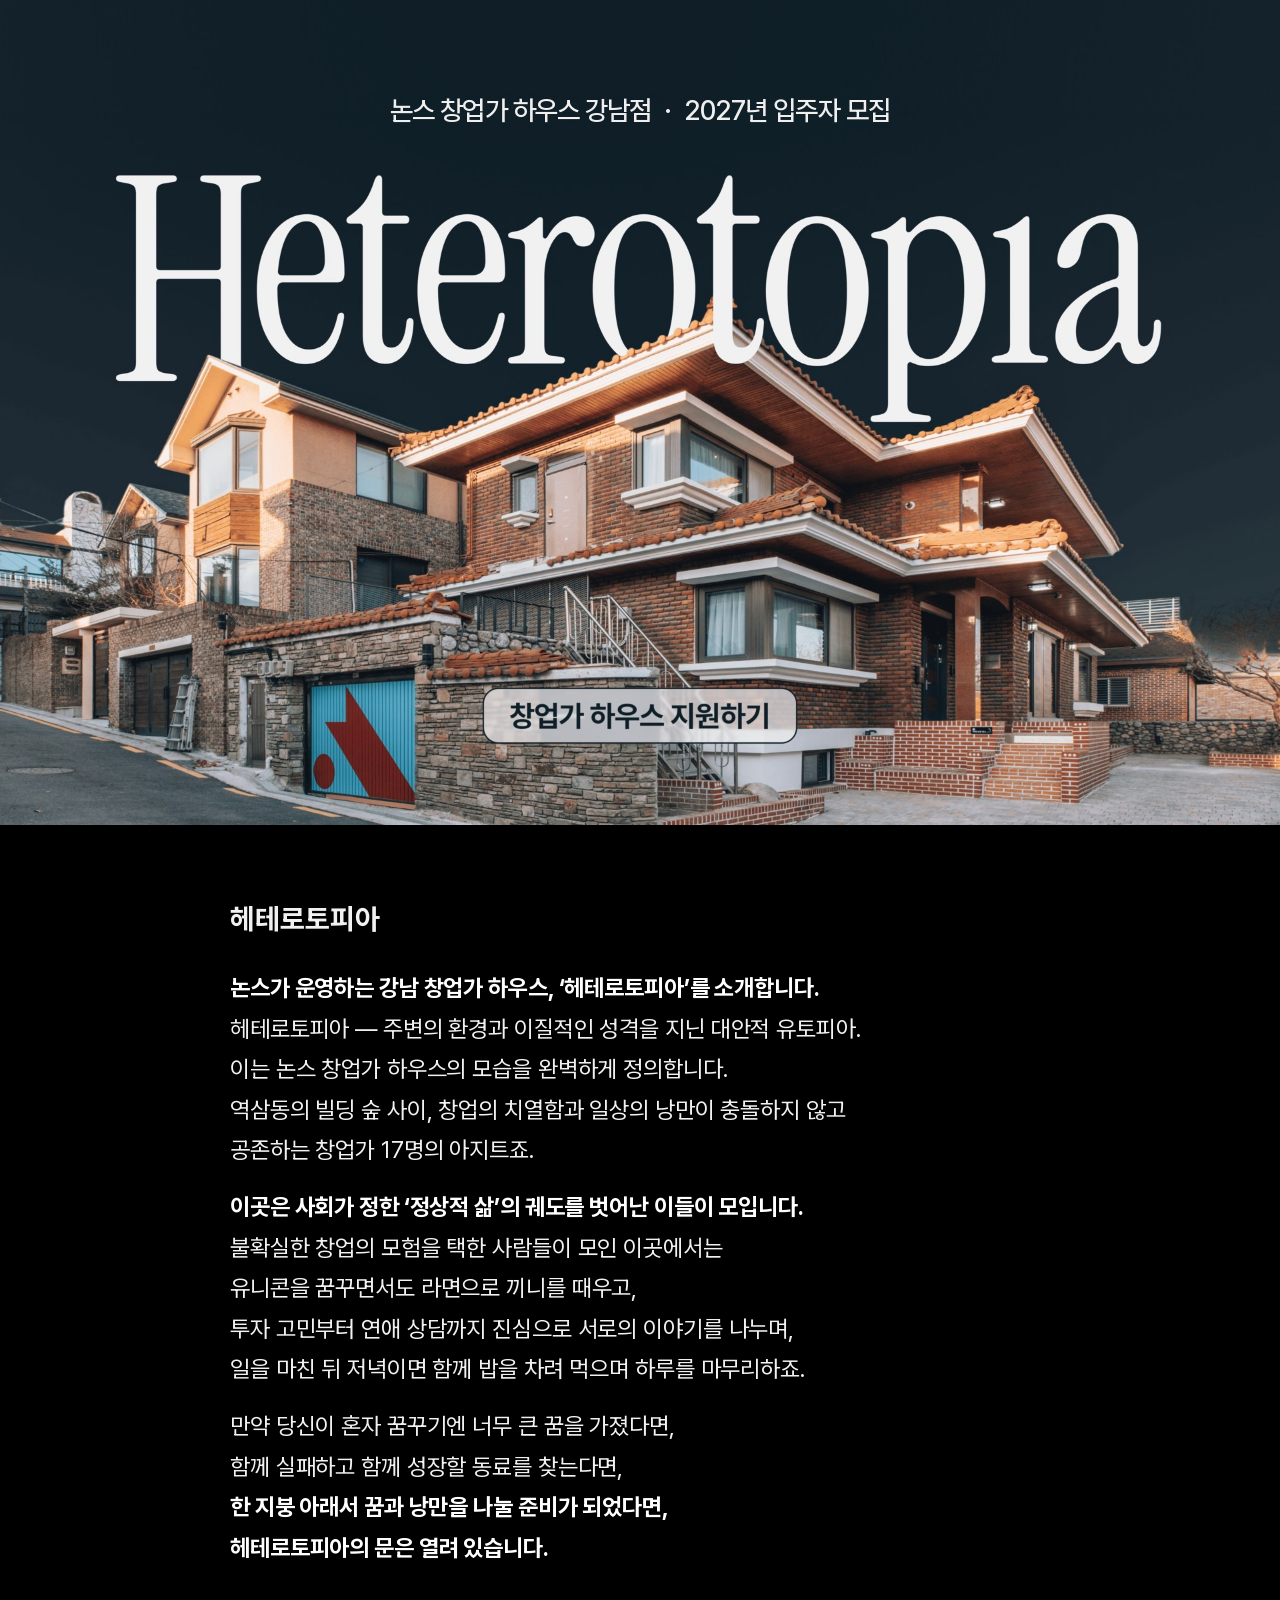
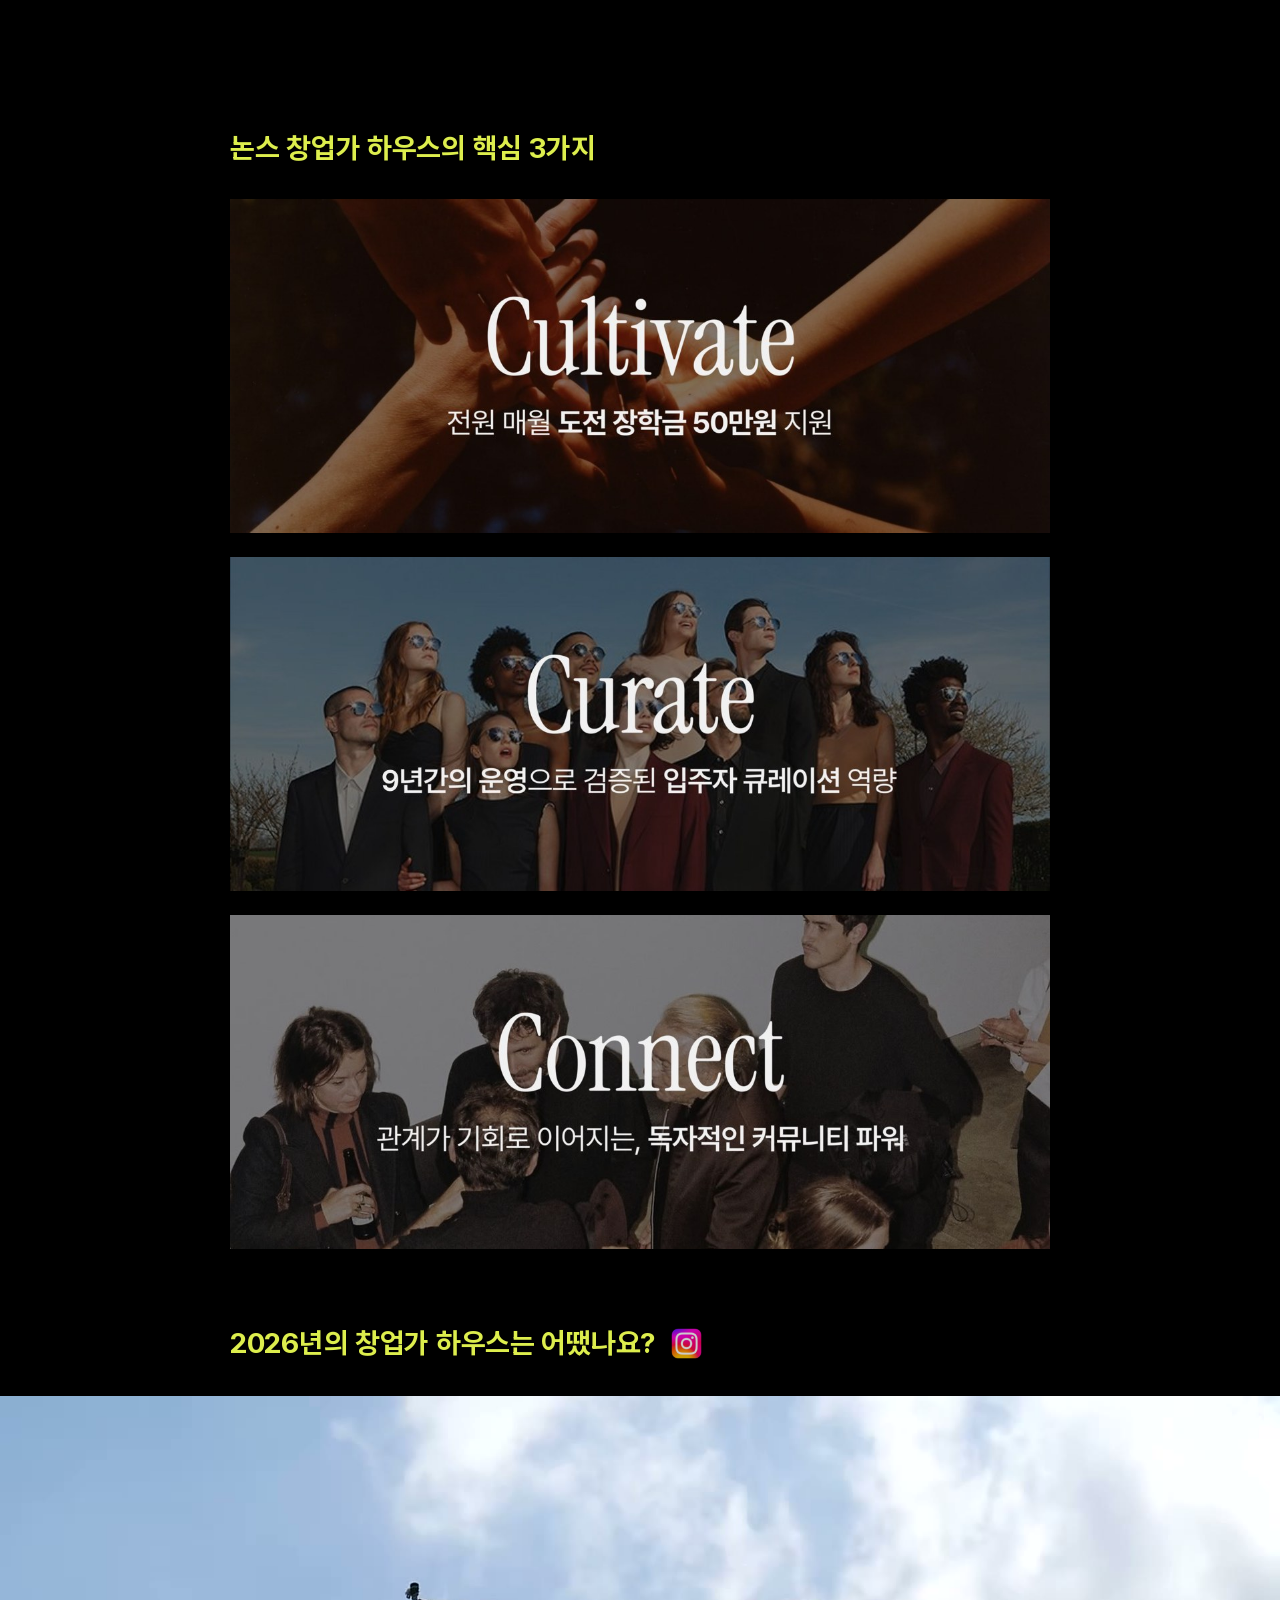
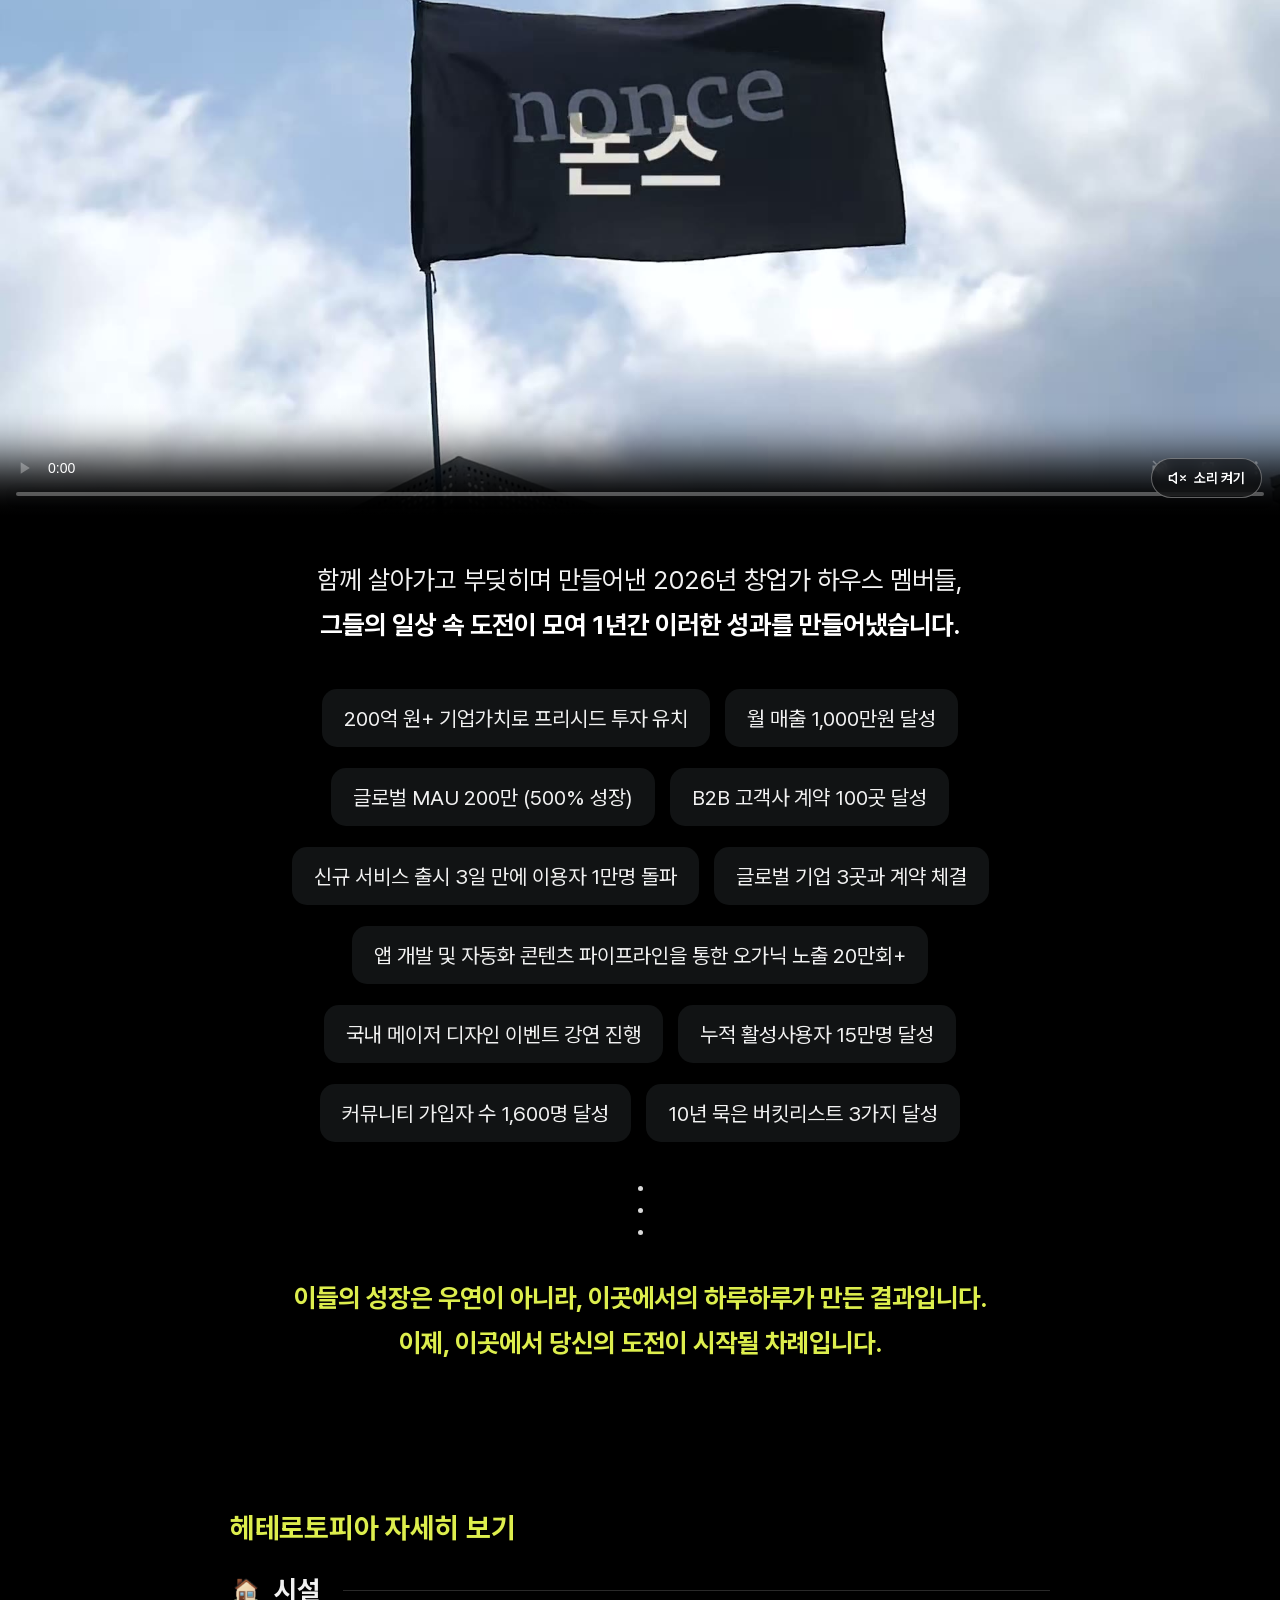
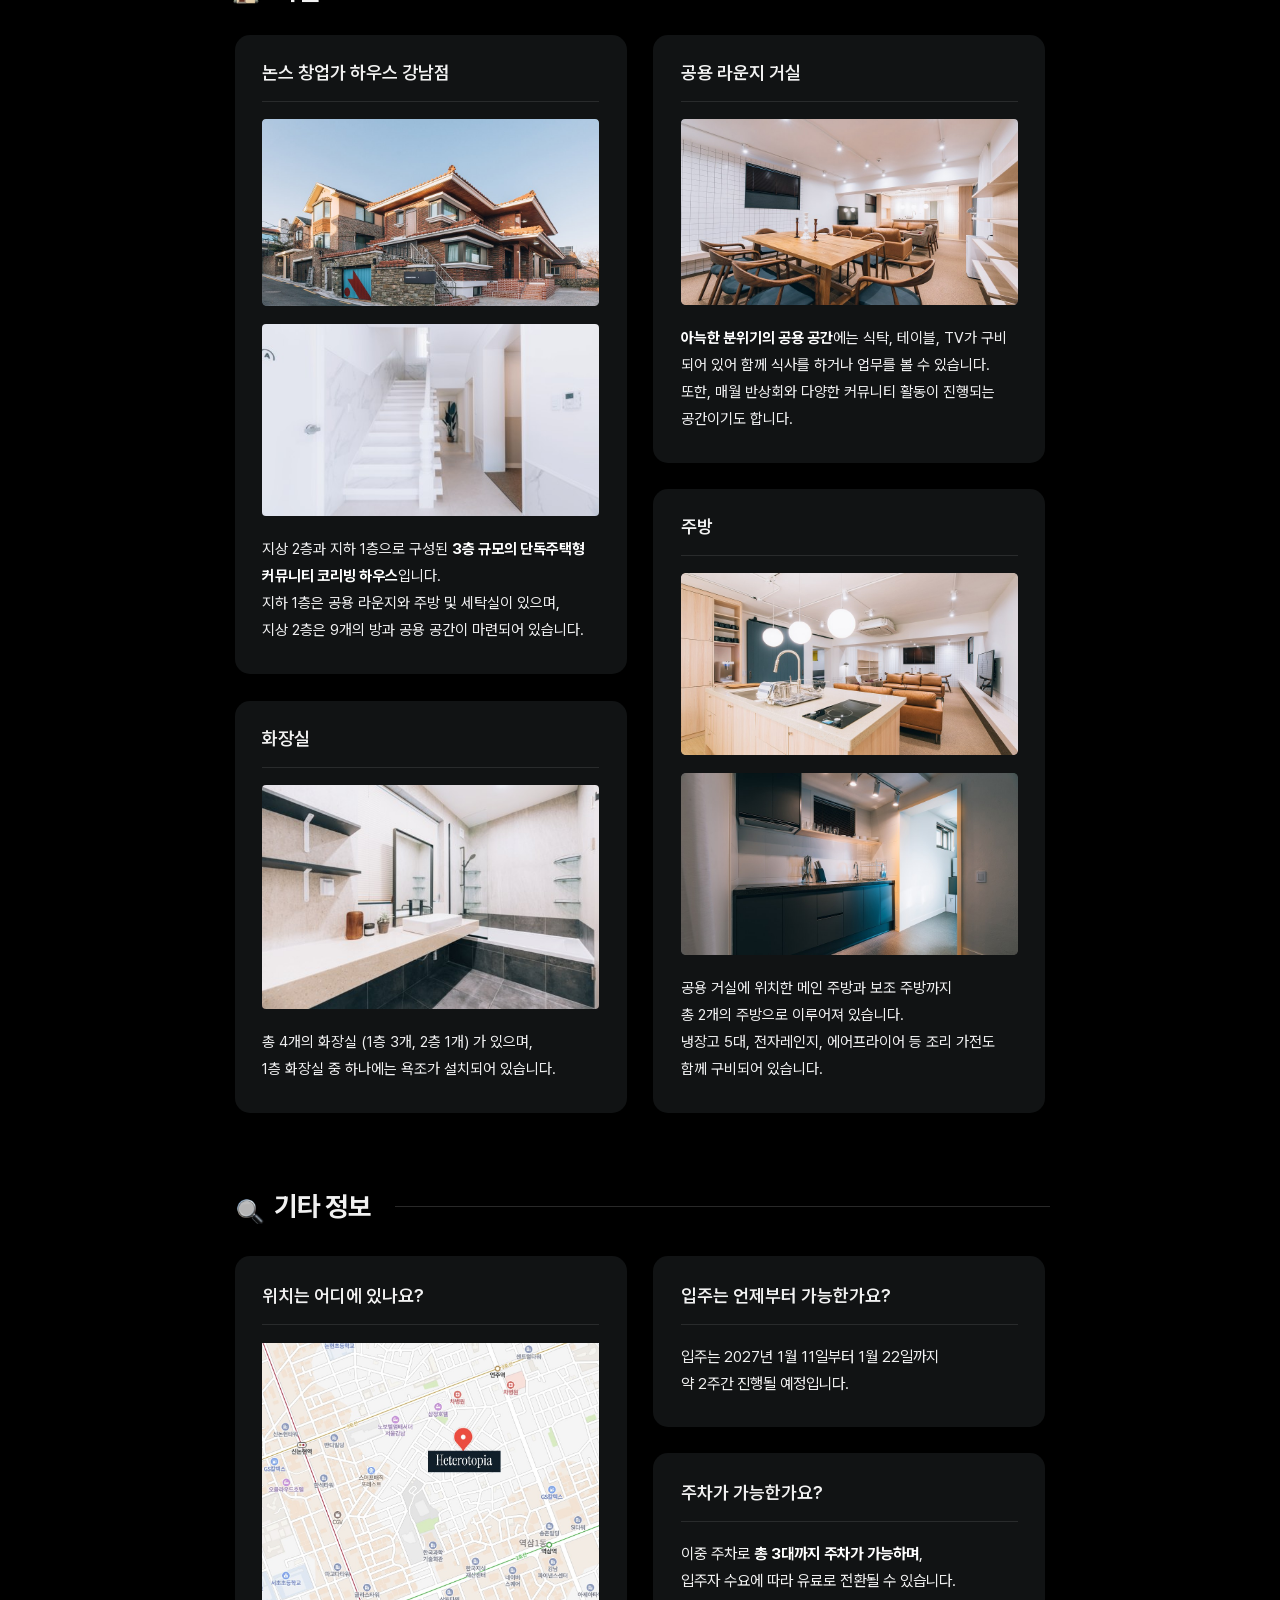
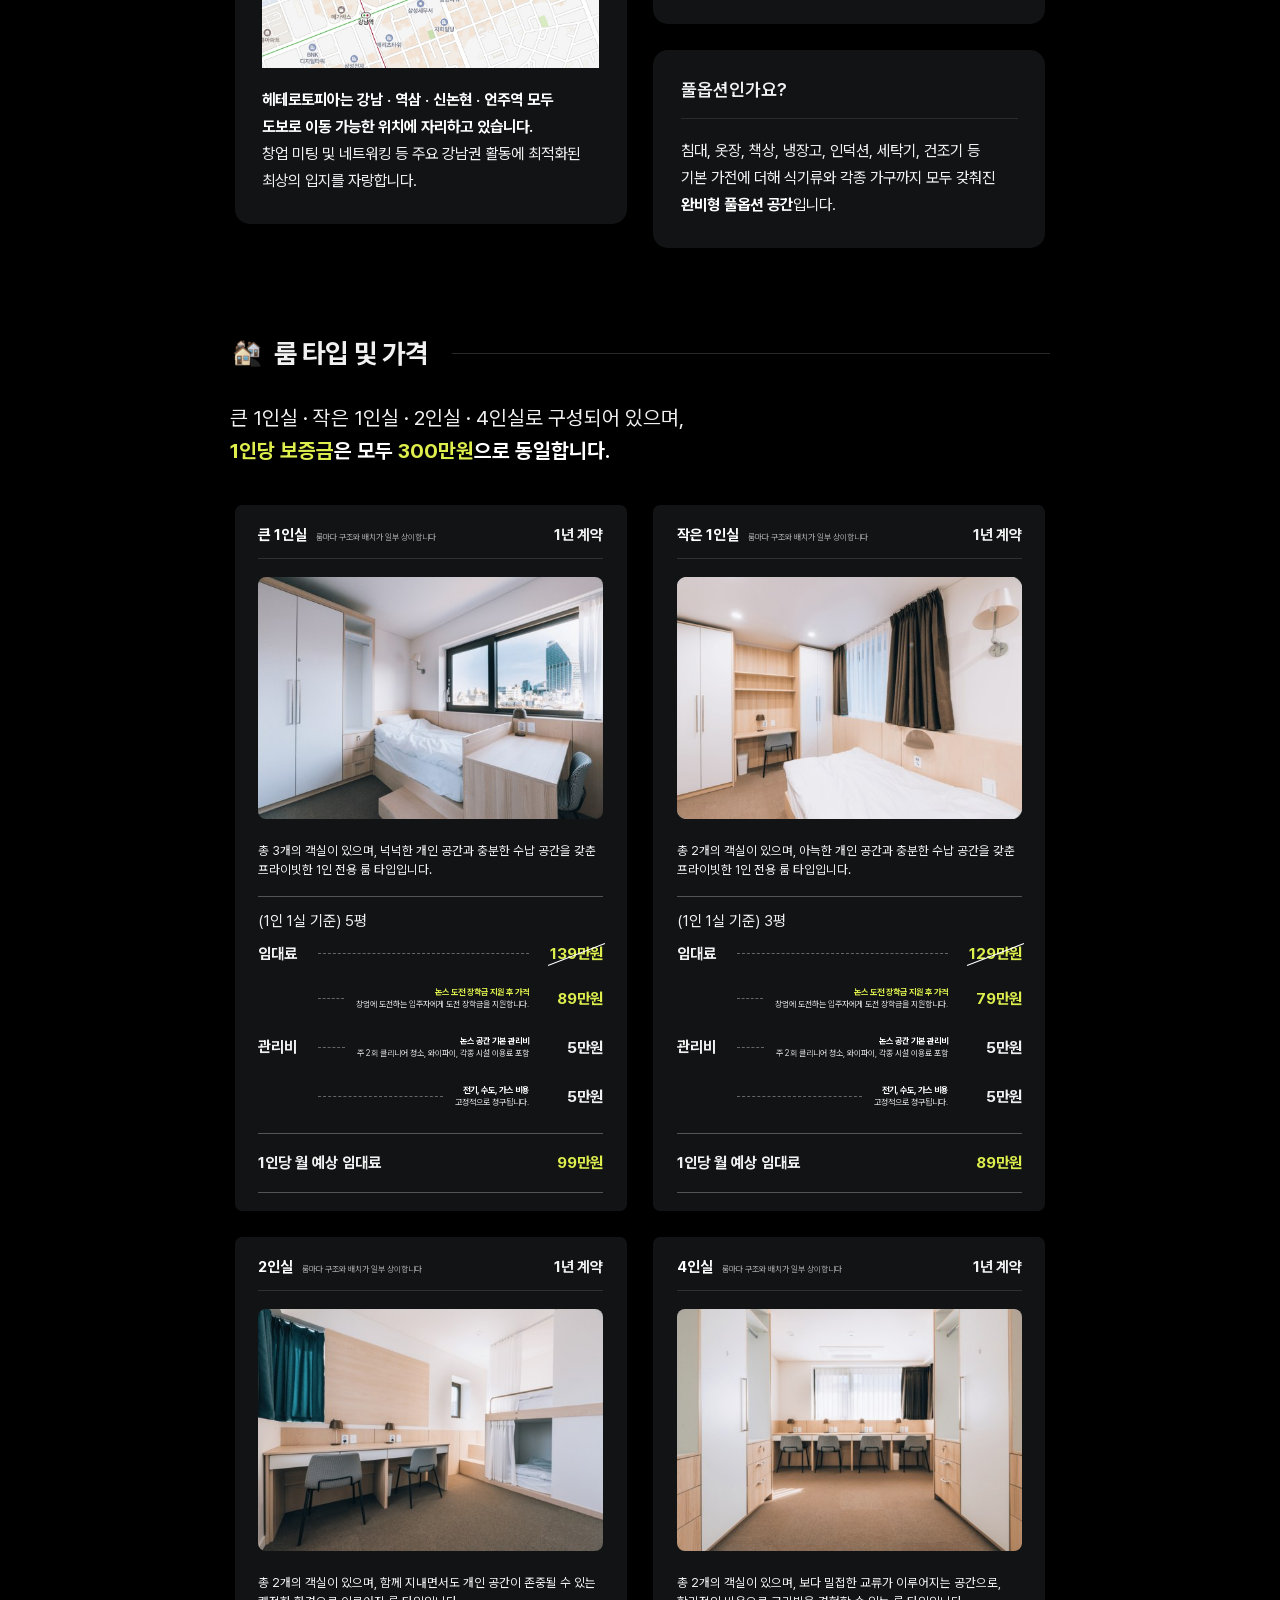
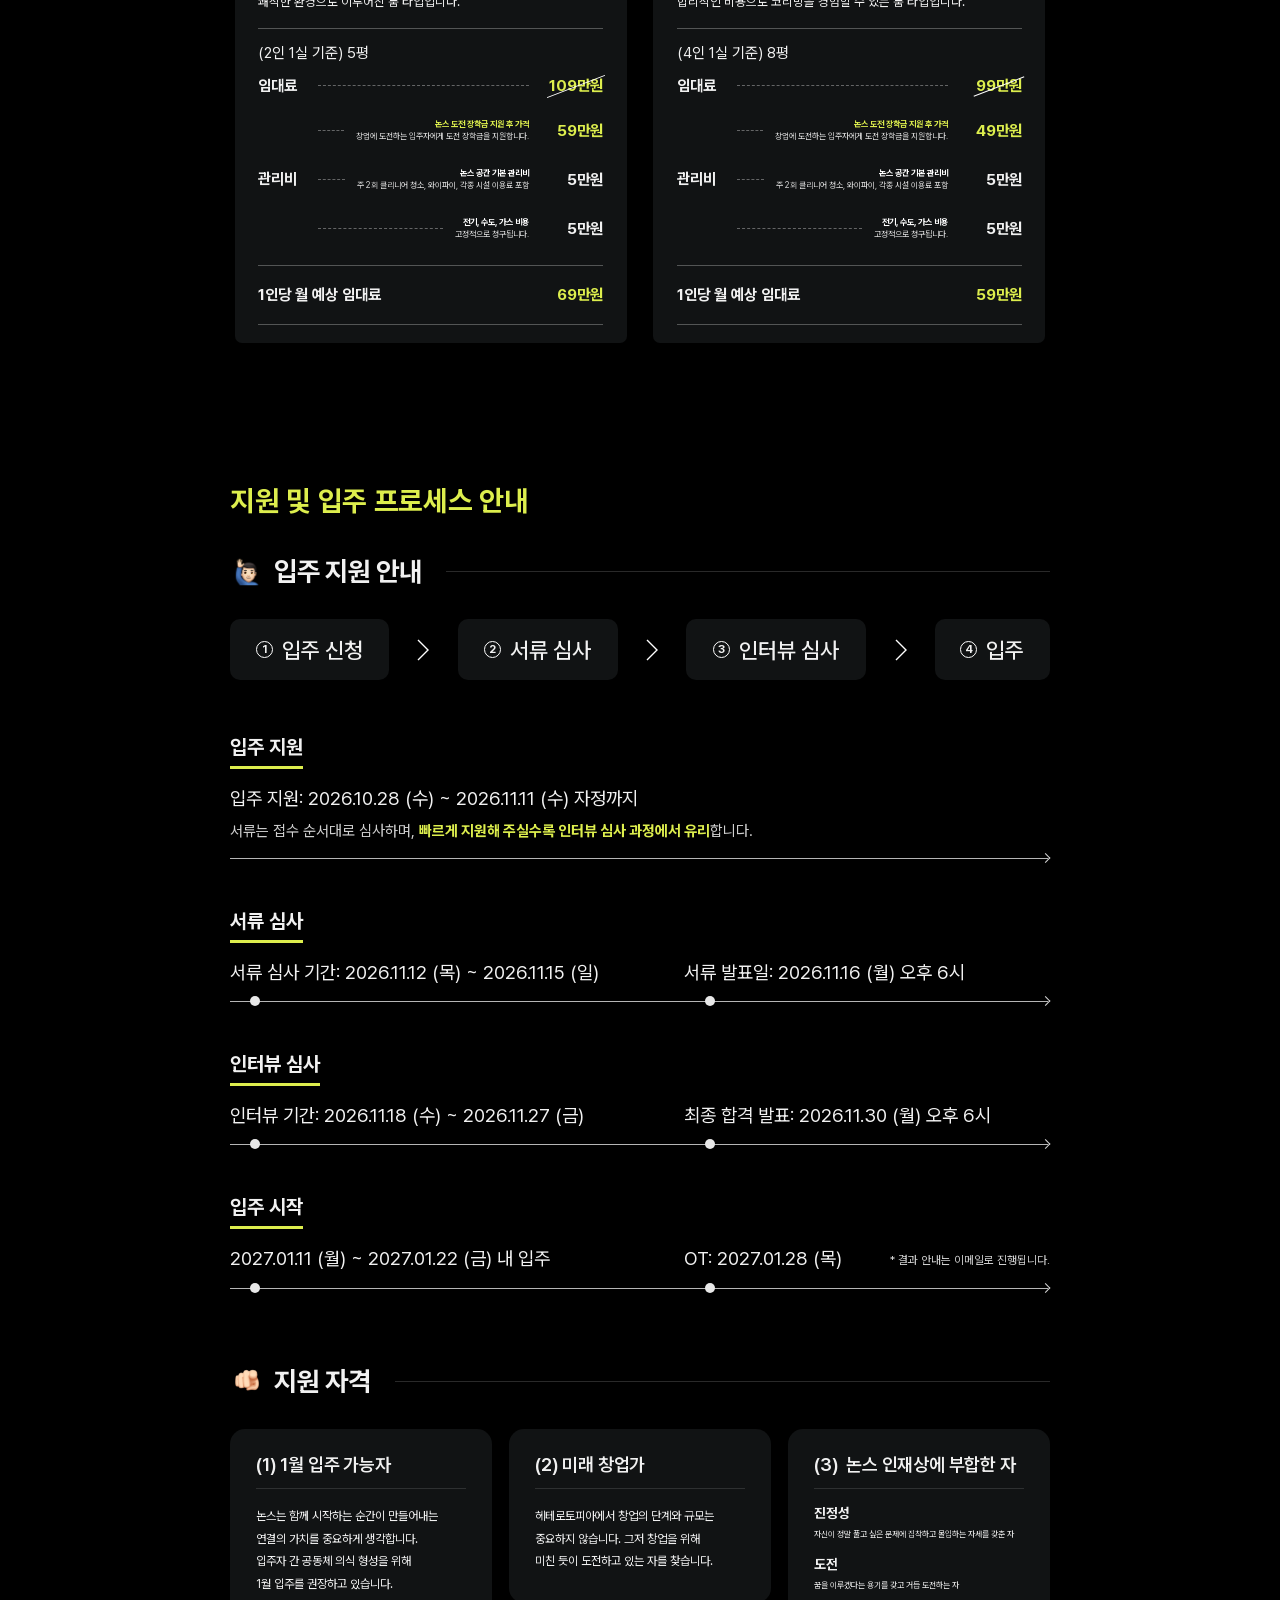
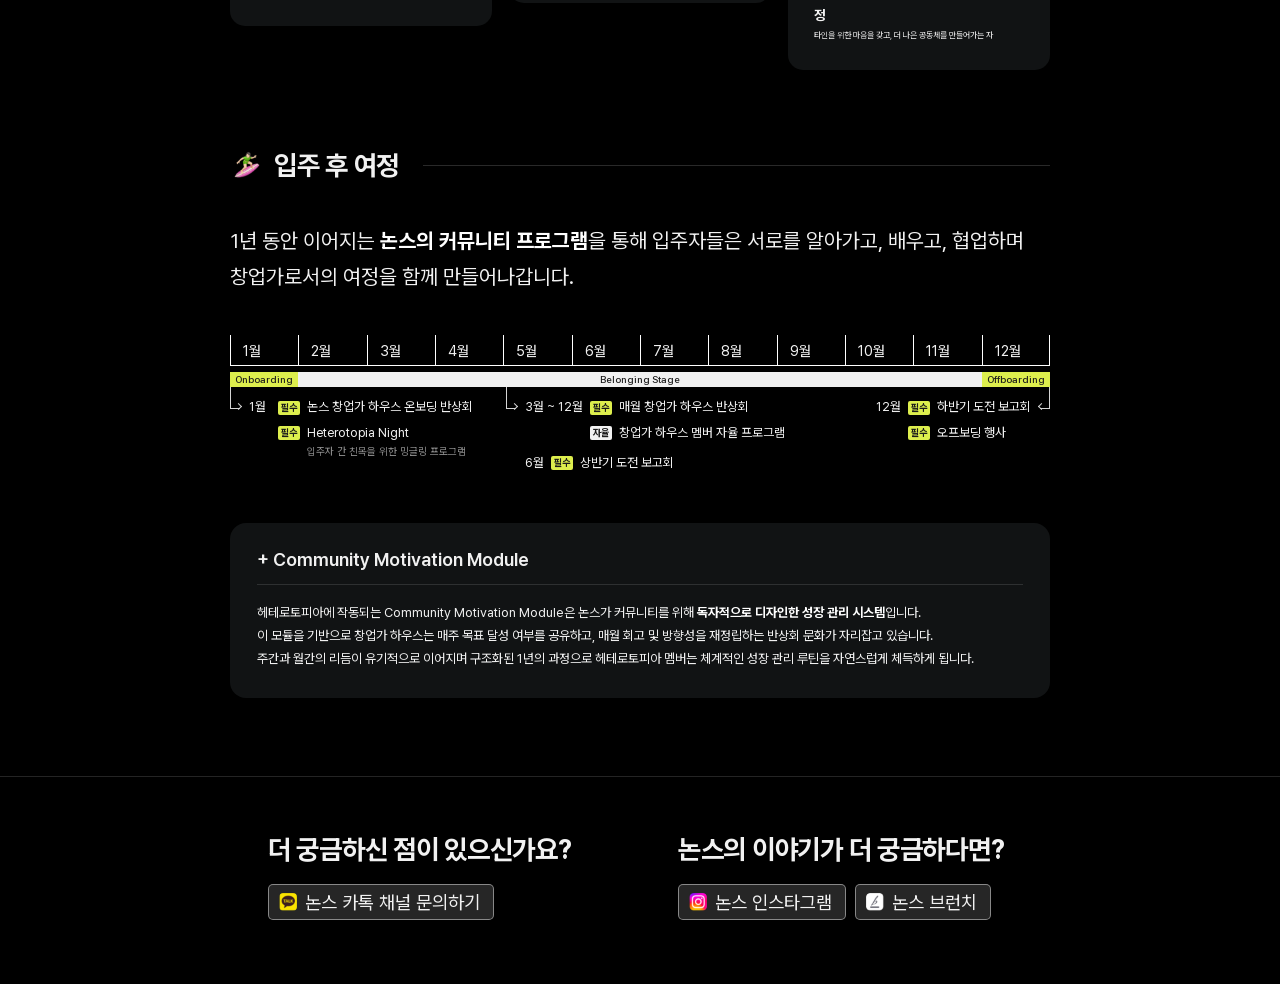
<file: herotopia/index.html>
<!doctype html>
<html lang="ko">
<head>
<meta charset="utf-8">
<meta name="viewport" content="width=device-width, initial-scale=1">
<title>2027년 논스 창업가 하우스 입주 지원</title>
<meta name="description" content="논스 창업가 하우스 강남점 헤테로토피아 2027년 입주자 모집">
<meta property="og:title" content="2027년 논스 창업가 하우스 입주 지원">
<meta property="og:description" content="논스 창업가 하우스 강남점 · 2027년 입주자 모집">
<meta property="og:image" content="https://nonce.community/herotopia/img/hero.jpg">
<link rel="preload" href="/herotopia/fonts/PretendardVariable.woff2" as="font" type="font/woff2" crossorigin>
<link rel="preload" href="/herotopia/img/hero.jpg" as="image" media="(min-width: 768px)">
<link rel="preload" href="/herotopia/img/hero_m.jpg" as="image" media="(max-width: 767px)">
<style>
@font-face{font-family:"Pretendard";src:url(/herotopia/fonts/PretendardVariable.woff2) format("woff2");font-weight:45 920;font-display:swap}
:root{
  --bg:#000;--text:#f1f1f1;--lime:#ddee4d;--card:rgba(167,186,196,.1);
  --line:rgba(255,255,255,.14);--muted:#a3a3a3;--w:820px;
}
:root,:root[data-theme="dark"],:root:not([data-theme="light"]){color-scheme:dark}
*{box-sizing:border-box;margin:0;padding:0}
html{scroll-behavior:smooth}
body{background:var(--bg);color:var(--text);font-family:"Pretendard",-apple-system,BlinkMacSystemFont,"Apple SD Gothic Neo","Malgun Gothic",sans-serif;-webkit-font-smoothing:antialiased;word-break:keep-all;overflow-x:hidden}
img,video{display:block;max-width:100%}
a{color:inherit;text-decoration:none}
b,strong{font-weight:700;color:#fff}
.lime{color:var(--lime)}
.wrap{width:var(--w);max-width:calc(100% - 32px);margin:0 auto}
.pc{display:block}.mo{display:none}

/* 등장 효과 */
.rv{transition:opacity .9s ease,transform .9s ease}
.rv.pre{opacity:0;transform:translateY(24px)}
.rv.pre.on{opacity:1;transform:none}
@media (prefers-reduced-motion:reduce){.rv.pre{opacity:1;transform:none;transition:none}}

/* 히어로 */
.hero{position:relative;container-type:inline-size;background:#11202a}
.hero img{width:100%;height:auto}
.hero .sub{position:absolute;left:0;right:0;text-align:center;font-weight:500;line-height:1;color:#f0efef;white-space:nowrap;letter-spacing:-.035em;
  top:13.4%;font-size:2.12cqw;transform:translateY(-50%)}
.hero .apply{position:absolute;left:37.6%;top:83%;width:24.7%;height:7%;border-radius:999px}
.hero .apply:focus-visible{outline:2px solid var(--lime);outline-offset:3px}

/* 공통 제목 */
.h-lime{font-size:28.5px;font-weight:700;color:var(--lime);letter-spacing:-.01em;line-height:1.3}
.h-sec{display:flex;align-items:center;gap:10px;font-size:27px;font-weight:700;line-height:1.3;letter-spacing:-.01em}
.h-sec img{width:34px;height:34px;object-fit:contain}
.h-sec::after{content:"";flex:1;height:1px;background:rgba(255,255,255,.16);margin-left:14px}
.card{background:var(--card);border-radius:15px}

/* 소개 */
.intro{padding:76px 0 86px}
.intro h2{font-size:28.7px;font-weight:700;line-height:1.3;margin-bottom:30px}
.intro p{font-size:23.3px;line-height:40.6px;font-weight:400;letter-spacing:-.005em}
.intro p+p{margin-top:16px}

/* 핵심 3가지 */
.pillars-h{padding:76px 0 32px}
.pillars{display:flex;flex-direction:column;gap:24px}
.pillar{position:relative;aspect-ratio:1228/500;overflow:hidden;cursor:default}
.pillar img{position:absolute;inset:0;width:100%;height:100%;object-fit:cover;transition:opacity .45s ease}
.pillar .d{opacity:0}
.pillar:hover .d,.pillar:focus-within .d{opacity:1}
.pillars-m{display:none}

/* 지난 해 */
.lastyear{padding:76px 0 34px;display:flex;align-items:center;gap:13px}
.lastyear img{width:37px;height:37px;transition:transform .2s}
.lastyear a:hover img{transform:scale(1.08)}

/* 영상 */
.film{width:1280px;max-width:100%;margin:0 auto;position:relative;background:#000}
.film video{width:100%;aspect-ratio:16/9;background:#000;object-fit:cover}
.film .snd{position:absolute;right:18px;bottom:18px;display:flex;align-items:center;gap:8px;height:40px;padding:0 16px;border-radius:999px;border:1px solid rgba(255,255,255,.35);background:rgba(0,0,0,.45);backdrop-filter:blur(6px);-webkit-backdrop-filter:blur(6px);color:#fff;font:600 14px/1 "Pretendard",sans-serif;cursor:pointer}
.film .snd svg{width:18px;height:18px}

/* 성과 */
.ach{padding:41px 0 90px;text-align:center}
.ach .lead{font-size:26px;line-height:45px}
.chips{display:flex;flex-direction:column;align-items:center;gap:21px;margin-top:42px}
.chips div{display:flex;justify-content:center;gap:15px}
.chips span{display:inline-flex;align-items:center;height:58px;padding:0 22px;border-radius:15px;background:var(--card);font-size:21px;white-space:nowrap}
.dots{display:flex;flex-direction:column;align-items:center;gap:17px;margin:44px 0 40px}
.dots i{width:5px;height:5px;border-radius:50%;background:#fff;opacity:.85}
.ach .end{font-size:26px;line-height:45px;font-weight:700;color:var(--lime)}

/* 자세히 보기 */
.detail{padding:55px 0 52px}
.detail .h-sec{margin:26px 0 27px}
.grid2{display:grid;grid-template-columns:1fr 1fr;gap:26.7px;padding:0 4.7px}
.col{display:flex;flex-direction:column;gap:26.7px}
.fcard{padding:26px 27.5px 30px}
.fcard h3{font-size:18.2px;font-weight:600;line-height:1.3;padding-bottom:16px;border-bottom:1px solid rgba(255,255,255,.1);margin-bottom:17px}
.fcard .ph{border-radius:4px;overflow:hidden;background:#222}
.fcard .ph img{width:100%;height:100%;object-fit:cover}
.fcard .ph+.ph{margin-top:18px}
.fcard p{margin-top:20px;font-size:15px;line-height:27px;color:#f0f0f1}

/* 기타 정보 */
.faq{padding:24px 0 64px}
.faq .h-sec{margin-bottom:32px}
.faq .q{font-size:18px;font-weight:600;line-height:1.3;padding-bottom:16px;border-bottom:1px solid rgba(255,255,255,.1);margin-bottom:18px}
.faq .card{padding:28px 27.5px 30px}
.faq .a{font-size:15.5px;line-height:27px}
.faq .map{width:100%;aspect-ratio:506/489;object-fit:cover;margin-bottom:18px}

/* 룸 */
.rooms{padding:24px 0 64px}
.rooms .h-sec{margin-bottom:30px}
.rooms .lead{font-size:20.6px;line-height:33px;margin-bottom:38px}
.room{border-radius:7px;padding:0 23.3px 18px}
.room .top{display:flex;align-items:baseline;gap:9px;height:54px;padding-top:21px;border-bottom:1px solid rgba(255,255,255,.12)}
.room .top b{font-size:15px}
.room .top small{font-size:8.3px;color:#9a9a9a}
.room .top em{margin-left:auto;font-style:normal;font-weight:700;font-size:15px}
.room .ph{margin-top:18px;border-radius:8px;overflow:hidden;aspect-ratio:518/363}
.room .ph img{width:100%;height:100%;object-fit:cover}
.room .desc{font-size:12.4px;line-height:19px;margin:22px 0 0;padding-bottom:17px;border-bottom:1px solid rgba(255,255,255,.28)}
.room .base{font-size:15px;margin:15px 0 4px}
.room .row{display:flex;align-items:center;gap:12px;min-height:40px}
.room .row .lab{font-size:15.5px;font-weight:700;width:48px;flex:none}
.room .row .dash{flex:1;border-top:1px dashed rgba(255,255,255,.35);height:0}
.room .row .pr{font-size:15.5px;font-weight:700;text-align:right;min-width:62px}
.room .strike{position:relative;color:var(--lime)}
.room .strike::after{content:"";position:absolute;left:-4px;right:-4px;top:50%;height:1.2px;background:#fff;transform:rotate(-21deg)}
.room .subrows{display:flex;align-items:flex-start;gap:12px}
.room .subrows .lab{font-size:15.5px;font-weight:700;width:48px;flex:none;margin-top:14px}
.room .subs{flex:1;display:flex;flex-direction:column}
.room .sr{display:flex;align-items:center;gap:12px;min-height:49px}
.room .sr .dash{flex:1;border-top:1px dashed rgba(255,255,255,.35)}
.room .sr .t{text-align:right;line-height:1.5}
.room .sr .t b{display:block;font-size:8.5px}
.room .sr .t span{display:block;font-size:8.4px;color:#cfcfcf}
.room .sr .t b.lime{color:var(--lime)}
.room .sr .pr{font-size:15.5px;font-weight:700;min-width:62px;text-align:right}
.room .lead-row{margin-left:60px}
.room .total{display:flex;justify-content:space-between;align-items:center;height:60px;border-top:1px solid rgba(255,255,255,.28);border-bottom:1px solid rgba(255,255,255,.28);margin-top:12px;font-size:15.5px;font-weight:700}
.rooms .grid2{row-gap:26px}

/* 프로세스 */
.proc{padding:76px 0 70px}
.proc .h-sec{margin:34px 0 30px}
.steps{display:flex;align-items:center;justify-content:space-between}
.steps span{display:inline-flex;align-items:center;justify-content:center;gap:9px;height:61px;border-radius:10px;background:var(--card);font-size:22px;font-weight:500}
.steps span i{display:inline-flex;align-items:center;justify-content:center;width:17px;height:17px;border:1.6px solid #fff;border-radius:50%;font-style:normal;font-size:11px;font-weight:700}
.steps .chev{width:12px;height:22px;flex:none}
.stage{margin-top:54px}
.stage+.stage{margin-top:44px}
.stage h4{display:inline-block;font-size:20px;font-weight:700;line-height:1.3;padding-bottom:6px;border-bottom:3px solid var(--lime)}
.stage .ln{display:flex;font-size:18.8px;line-height:1.4;margin-top:17px}
.stage .ln>div{flex:0 0 454px}
.stage .ln>div+div{flex:0 1 auto}
.stage .ln .note{margin-left:auto;font-size:11.5px;color:#cfcfcf;align-self:center}
.stage .hint{margin-top:8px;font-size:15px;line-height:1.5;color:#cfcfcf}
.arrow{position:relative;height:12px;margin-top:9px}
.arrow::before{content:"";position:absolute;left:0;right:2px;top:50%;height:1px;background:rgba(213,213,213,.85)}
.arrow::after{content:"";position:absolute;right:1px;top:50%;width:6px;height:6px;border-top:1px solid #d5d5d5;border-right:1px solid #d5d5d5;transform:translateY(-50%) rotate(45deg)}
.arrow i{position:absolute;top:50%;width:10px;height:10px;border-radius:50%;background:#e8e8e8;transform:translate(-50%,-50%)}

/* 지원 자격 */
.qual{padding:0 0 40px}
.qual .h-sec{margin-bottom:30px}
.q3{display:grid;grid-template-columns:repeat(3,1fr);gap:17px;align-items:start}
.q3 .card{border-radius:15px;padding:25px 26px 30px}
.q3 h3{font-size:18.3px;font-weight:600;padding-bottom:13px;border-bottom:1px solid rgba(255,255,255,.12);margin-bottom:16px;letter-spacing:-.01em;white-space:nowrap}
.q3 p{font-size:12px;line-height:22.7px;white-space:nowrap}
.q3 dl dt{font-size:13.7px;font-weight:700;margin-top:17px;line-height:1.3}
.q3 dl dt:first-child{margin-top:0}
.q3 dl dd{font-size:8.4px;color:#d9d9d9;margin-top:6px;white-space:nowrap}

/* 입주 후 여정 */
.journey{padding:38px 0 78px}
.journey .lead{font-size:20.8px;line-height:36px;margin:40px 0 40px}
.months{display:grid;grid-template-columns:repeat(12,1fr);border-bottom:1px solid #fff}
.months span{height:30px;display:flex;align-items:center;padding-left:12px;font-size:14.5px;border-left:1px solid #fff}
.months span:last-child{border-right:1px solid #fff}
.bar{display:grid;grid-template-columns:repeat(12,1fr);height:15px;margin-top:6px;font-size:9.8px;font-weight:500;color:#1b1b1b}
.bar div{display:flex;align-items:center;justify-content:center}
.bar .on{background:var(--lime);grid-column:span 1}
.bar .bel{background:#f1f1f1;grid-column:span 10}
.bar .off{background:var(--lime);grid-column:span 1}
.tl{position:relative;display:grid;grid-template-columns:276px 1fr auto;margin-top:12px;font-size:12.8px;line-height:1.3}
.tl .c{display:flex;flex-direction:column;align-items:flex-start;gap:9px;position:relative}
.tl .it{display:grid;grid-template-columns:auto auto auto;align-items:center;column-gap:7px}
.tl .c1 .it{grid-template-columns:22px auto auto}
.tl .m{white-space:nowrap}
.tl .bd{display:inline-flex;align-items:center;height:14px;padding:0 3px;border-radius:2px;background:var(--lime);color:#1b1b1b;font-size:9.6px;font-weight:700}
.tl .bd.free{background:#f1f1f1}
.tl .sm{grid-column:3;font-size:10.3px;color:#8a8a8a;margin-top:3px}
.tl .c1,.tl .c2{padding-left:19px}
.tl .c3{padding-right:19px}
.tl .c::before{content:"";position:absolute;top:-12px;width:9px;height:21px;border:solid #d5d5d5;border-width:0}
.tl .c::after{content:"";position:absolute;top:5px;width:4px;height:4px;border:solid #d5d5d5;border-width:1px 1px 0 0}
.tl .c1::before,.tl .c2::before{left:0;border-left-width:1px;border-bottom-width:1px}
.tl .c1::after,.tl .c2::after{left:6px;transform:rotate(45deg)}
.tl .c3::before{right:0;border-right-width:1px;border-bottom-width:1px}
.tl .c3::after{right:6px;transform:rotate(-135deg)}
.tl .c2 .it:nth-child(4){margin-top:4px}
.cmm{margin-top:52px;padding:26px 27px 28px;border-radius:16px}
.cmm h3{font-size:18.1px;font-weight:600;padding-bottom:14px;border-bottom:1px solid rgba(255,255,255,.12);margin-bottom:16px}
.cmm p{font-size:13px;line-height:23px}

/* 문의 */
.rule{width:1280px;max-width:100%;height:1px;margin:0 auto;background:rgba(255,255,255,.14)}
.more{display:flex;padding:56px 0 64px}
.more>div{flex:1;padding-left:38px}
.more>div+div{padding-left:0;flex:0 0 372px}
.more h3{font-size:27px;font-weight:700;margin-bottom:18px;letter-spacing:-.01em}
.more .btns{display:flex;gap:9px}
.more a{display:inline-flex;align-items:center;gap:8px;height:36px;padding:0 13px 0 10px;border-radius:5px;background:rgba(255,255,255,.15);border:1px solid rgba(255,255,255,.45);font-size:18.5px;transition:background .2s}
.more a:hover{background:rgba(255,255,255,.24)}
.more a img{width:18px;height:18px;border-radius:4px}

/* 모바일 */
@media (max-width:767px){
  .pc{display:none}.mo{display:block}
  .wrap{max-width:calc(100% - 40px)}
  .hero .sub{top:25.6%;font-size:3.06cqw;left:.2%}
  .hero .apply{left:33%;top:86.5%;width:34%;height:7.5%}
  .intro{padding:46px 0 52px}
  .intro h2{font-size:22px;margin-bottom:18px}
  .intro p{font-size:15px;line-height:1.75}
  .intro p+p{margin-top:14px}
  .h-lime{font-size:21px}
  .h-sec{font-size:20px;gap:8px}.h-sec img{width:24px;height:24px}
  .intro br,.fcard p br,.faq .a br,.room .desc br,.q3 p br,.journey .lead br,.rooms .lead br,.cmm p br,.ach .lead br{display:none}
  .ach .lead b{display:block;margin-top:4px}
  .chips{flex-direction:row;flex-wrap:wrap;justify-content:center;gap:7px}
  .chips div{display:contents}
  .lastyear{justify-content:space-between}
  .lastyear .h-lime{font-size:18px}
  .pillars-h{padding:44px 0 10px}
  .pillars{display:none}
  .pillars-m{display:block}
  .pillars-m p{font-size:10px;color:#9a9a9a;text-align:right;line-height:1.5;margin-bottom:14px}
  .pillars-m img{width:100%}
  .lastyear{padding:44px 0 22px}
  .lastyear img{width:28px;height:28px}
  .ach{padding:30px 0 56px}
  .ach .lead,.ach .end{font-size:15px;line-height:1.7}
  .chips{margin-top:24px}
  .chips span{height:32px;padding:0 10px;border-radius:8px;font-size:11px}
  .dots{gap:9px;margin:22px 0 22px}.dots i{width:4px;height:4px}
  .detail{padding:40px 0 30px}
  .detail .h-sec{margin:28px 0 22px}
  .grid2{grid-template-columns:1fr;gap:16px;padding:0}
  .col{gap:16px}
  .fcard{padding:22px 20px 24px}
  .fcard h3{font-size:17px}
  .fcard p{font-size:14px;line-height:1.75}
  .faq,.rooms{padding:20px 0 40px}
  .faq .q{font-size:16px}
  .faq .a{font-size:14px;line-height:1.75}
  .rooms .lead{font-size:15px;line-height:1.7;margin-bottom:22px}
  .room{padding:0 18px 16px}
  .room .top b,.room .top em{font-size:15px}
  .room .top small{font-size:9px}
  .room .desc{font-size:12.5px;line-height:1.6}
  .room .sr .t b,.room .sr .t span{font-size:9.5px}
  .proc{padding:50px 0 40px}
  .proc .h-sec{margin:26px 0 22px}
  .steps span{height:38px;padding:0 8px!important;font-size:11px;gap:4px;width:auto!important;white-space:nowrap}
  .steps span i{width:12px;height:12px;font-size:8px;border-width:1.2px}
  .steps .chev{width:7px;height:14px}
  .stage{margin-top:34px}.stage+.stage{margin-top:28px}
  .stage h4{font-size:16px}
  .stage .ln{flex-direction:column;gap:8px;font-size:13.5px;margin-top:12px}
  .stage .ln>div{flex:none}
  .stage .ln .note{margin-left:0;font-size:10.5px}
  .stage .hint{margin-top:6px;font-size:12.5px}
  .arrow i{display:none}
  .q3{grid-template-columns:1fr;gap:14px}
  .q3 h3{font-size:17px;white-space:normal}
  .q3 p,.q3 dl dd{white-space:normal}
  .tl .c::after{display:none}
  .q3 p{font-size:13.5px;line-height:1.75}
  .q3 dl dd{font-size:11.5px}
  .journey{padding:40px 0 50px}
  .journey .lead{font-size:15px;line-height:1.7;margin:26px 0 26px}
  .months,.bar{display:none}
  .tl{grid-template-columns:1fr;row-gap:22px;font-size:14px;margin-top:0}
  .tl .c{padding:0!important}
  .tl .c::before,.tl .c3::before{display:block;left:3px;right:auto;top:34px;bottom:0;width:0;height:auto;border-width:0 0 0 1px;border-color:rgba(255,255,255,.35)}
  .tl .it{margin-left:18px}
  .tl .c1 .it{grid-template-columns:26px auto auto}
  .tl .stg{display:block!important;font-size:17px;font-weight:600;margin:0 0 10px}
  .cmm{margin-top:34px;padding:22px 20px}
  .cmm h3{font-size:17px}
  .cmm p{font-size:13px;line-height:1.75}
  .more{flex-direction:column;gap:30px;padding:40px 0 56px}
  .more>div,.more>div+div{padding-left:0;flex:none}
  .more h3{font-size:18px;margin-bottom:14px}
  .more a{font-size:14px;height:34px}
  .film .snd{right:10px;bottom:10px;height:32px;padding:0 12px;font-size:12px}
}
.tl .stg{display:none}
</style>
</head>
<body>

<!-- 1. 첫 화면 -->
<header class="hero">
  <picture>
    <source media="(max-width: 767px)" srcset="/herotopia/img/hero_m.jpg">
    <img src="/herotopia/img/hero.jpg" width="1920" height="1237" alt="논스 창업가 하우스 강남점 헤테로토피아 외관">
  </picture>
  <p class="sub" data-year>논스 창업가 하우스 강남점&ensp;·&ensp;2027년 입주자 모집</p>
  <a class="apply" href="https://docs.google.com/forms/d/e/1FAIpQLSd5_glzqTEJ99tfngz6-IK51DkLlD-T8R9kmYJo84pKm2mRUQ/viewform?usp=header" target="_blank" rel="noopener" aria-label="창업가 하우스 지원하기"></a>
</header>

<main>
<!-- 2. 소개 -->
<section class="intro wrap rv">
  <h2>헤테로토피아</h2>
  <p><b>논스가 운영하는 강남 창업가 하우스, ‘헤테로토피아’를 소개합니다.</b><br>
  헤테로토피아 — 주변의 환경과 이질적인 성격을 지닌 대안적 유토피아. <br>
  이는 논스 창업가 하우스의 모습을 완벽하게 정의합니다. <br>
  역삼동의 빌딩 숲 사이, 창업의 치열함과 일상의 낭만이 충돌하지 않고 <br>
  공존하는 창업가 17명의 아지트죠.</p>
  <p><b>이곳은 사회가 정한 ‘정상적 삶’의 궤도를 벗어난 이들이 모입니다.</b><br>
  불확실한 창업의 모험을 택한 사람들이 모인 이곳에서는 <br>
  유니콘을 꿈꾸면서도 라면으로 끼니를 때우고, <br>
  투자 고민부터 연애 상담까지 진심으로 서로의 이야기를 나누며, <br>
  일을 마친 뒤 저녁이면 함께 밥을 차려 먹으며 하루를 마무리하죠.</p>
  <p>만약 당신이 혼자 꿈꾸기엔 너무 큰 꿈을 가졌다면, <br>
  함께 실패하고 함께 성장할 동료를 찾는다면, <br>
  <b>한 지붕 아래서 꿈과 낭만을 나눌 준비가 되었다면, <br>
  헤테로토피아의 문은 열려 있습니다.</b></p>
</section>

<!-- 3. 핵심 3가지 -->
<section class="wrap">
  <h2 class="h-lime pillars-h rv">논스 창업가 하우스의 핵심 3가지</h2>
  <div class="pillars">
    <div class="pillar rv" tabindex="0"><img src="/herotopia/img/cultivate.jpg" alt="Cultivate — 전원 매월 도전 장학금 50만원 지원" loading="lazy"><img class="d" src="/herotopia/img/cultivate_d.jpg" alt="논스 창업가 마을의 모든 구성원에게 매달 50만원의 도전 장학금을 임대료 보조금 형태로 지원합니다." loading="lazy"></div>
    <div class="pillar rv" tabindex="0"><img src="/herotopia/img/curate.jpg" alt="Curate — 9년간의 운영으로 검증된 입주자 큐레이션 역량" loading="lazy"><img class="d" src="/herotopia/img/curate_d.jpg" alt="9년간 검증된 큐레이션 역량으로 서로의 가능성이 연결될 수 있는 구조를 세심하게 설계합니다." loading="lazy"></div>
    <div class="pillar rv" tabindex="0"><img src="/herotopia/img/connect.jpg" alt="Connect — 관계가 기회로 이어지는, 독자적인 커뮤니티 파워" loading="lazy"><img class="d" src="/herotopia/img/connect_d.jpg" alt="논스의 커뮤니티는 투자 · 협업 · 공동창업까지 이어지는 기회를 만듭니다." loading="lazy"></div>
  </div>
  <div class="pillars-m">
    <p>* 모바일 버전에서는 Hover 기능이 지원되지 않아, GIF 형태의 자동 전환되는 이미지로 제공됩니다. <br>잠시 기다리면 화면이 순차적으로 변경됩니다.</p>
    <img src="/herotopia/img/pillars_m.gif" alt="Cultivate · Curate · Connect" loading="lazy">
  </div>
</section>

<!-- 4. 지난 해 -->
<section class="wrap">
  <div class="lastyear rv">
    <h2 class="h-lime" data-year>2026년의 창업가 하우스는 어땠나요?</h2>
    <a href="https://www.instagram.com/nonce_gamtree_house/" target="_blank" rel="noopener" aria-label="창업가 하우스 인스타그램"><img src="/herotopia/img/ic_insta.png" alt=""></a>
  </div>
</section>

<!-- 5. 영상 -->
<section class="film rv">
  <video id="film" src="/herotopia/video/house_2026.mp4" poster="/herotopia/video/poster.jpg" autoplay muted loop playsinline preload="metadata" controls></video>
  <button class="snd" id="snd" type="button" aria-label="소리 켜기">
    <svg viewBox="0 0 24 24" fill="none" stroke="currentColor" stroke-width="2" stroke-linecap="round" stroke-linejoin="round"><path d="M11 5 6 9H2v6h4l5 4z"/><path class="on" d="M15.5 8.5a5 5 0 0 1 0 7M19 5a10 10 0 0 1 0 14" style="display:none"/><path class="off" d="m23 9-6 6M17 9l6 6"/></svg>
    <span>소리 켜기</span>
  </button>
</section>

<!-- 6. 성과 -->
<section class="ach wrap">
  <p class="lead rv" data-year>함께 살아가고 부딪히며 만들어낸 2026년 창업가 하우스 멤버들, <br><b>그들의 일상 속 도전이 모여 1년간 이러한 성과를 만들어냈습니다.</b></p>
  <div class="chips rv">
    <div><span>200억 원+ 기업가치로 프리시드 투자 유치</span><span>월 매출 1,000만원 달성</span></div>
    <div><span>글로벌 MAU 200만 (500% 성장)</span><span>B2B 고객사 계약 100곳 달성</span></div>
    <div><span>신규 서비스 출시 3일 만에 이용자 1만명 돌파</span><span>글로벌 기업 3곳과 계약 체결</span></div>
    <div><span>앱 개발 및 자동화 콘텐츠 파이프라인을 통한 오가닉 노출 20만회+</span></div>
    <div><span>국내 메이저 디자인 이벤트 강연 진행</span><span>누적 활성사용자 15만명 달성</span></div>
    <div><span>커뮤니티 가입자 수 1,600명 달성</span><span>10년 묵은 버킷리스트 3가지 달성</span></div>
  </div>
  <div class="dots"><i></i><i></i><i></i></div>
  <p class="end rv">이들의 성장은 우연이 아니라, 이곳에서의 하루하루가 만든 결과입니다. <br>이제, 이곳에서 당신의 도전이 시작될 차례입니다.</p>
</section>

<!-- 7. 자세히 보기 · 시설 -->
<section class="detail wrap">
  <h2 class="h-lime rv">헤테로토피아 자세히 보기</h2>
  <h3 class="h-sec rv"><img src="/herotopia/img/ic_house.png" alt="">시설</h3>
  <div class="grid2">
    <div class="col">
      <article class="card fcard rv">
        <h3>논스 창업가 하우스 강남점</h3>
        <div class="ph" style="aspect-ratio:506/281"><img src="/herotopia/img/house.jpg" alt="헤테로토피아 외관" loading="lazy"></div>
        <div class="ph" style="aspect-ratio:506/289"><img src="/herotopia/img/stairs.jpg" alt="내부 계단" loading="lazy"></div>
        <p>지상 2층과 지하 1층으로 구성된 <b>3층 규모의 단독주택형 <br>커뮤니티 코리빙 하우스</b>입니다. <br>지하 1층은 공용 라운지와 주방 및 세탁실이 있으며, <br>지상 2층은 9개의 방과 공용 공간이 마련되어 있습니다.</p>
      </article>
      <article class="card fcard rv">
        <h3>화장실</h3>
        <div class="ph" style="aspect-ratio:506/337"><img src="/herotopia/img/bath.jpg" alt="화장실" loading="lazy"></div>
        <p>총 4개의 화장실 (1층 3개, 2층 1개) 가 있으며, <br>1층 화장실 중 하나에는 욕조가 설치되어 있습니다.</p>
      </article>
    </div>
    <div class="col">
      <article class="card fcard rv">
        <h3>공용 라운지 거실</h3>
        <div class="ph" style="aspect-ratio:506/279"><img src="/herotopia/img/lounge.jpg" alt="공용 라운지 거실" loading="lazy"></div>
        <p><b>아늑한 분위기의 공용 공간</b>에는 식탁, 테이블, TV가 구비<br>되어 있어 함께 식사를 하거나 업무를 볼 수 있습니다. <br>또한, 매월 반상회와 다양한 커뮤니티 활동이 진행되는 <br>공간이기도 합니다.</p>
      </article>
      <article class="card fcard rv">
        <h3>주방</h3>
        <div class="ph" style="aspect-ratio:506/273"><img src="/herotopia/img/kitchen1.jpg" alt="메인 주방" loading="lazy"></div>
        <div class="ph" style="aspect-ratio:506/273"><img src="/herotopia/img/kitchen2.jpg" alt="보조 주방" loading="lazy"></div>
        <p>공용 거실에 위치한 메인 주방과 보조 주방까지 <br>총 2개의 주방으로 이루어져 있습니다. <br>냉장고 5대, 전자레인지, 에어프라이어 등 조리 가전도 <br>함께 구비되어 있습니다.</p>
      </article>
    </div>
  </div>
</section>

<!-- 8. 기타 정보 -->
<section class="faq wrap">
  <h3 class="h-sec rv"><img src="/herotopia/img/ic_search.png" alt="">기타 정보</h3>
  <div class="grid2">
    <div class="col">
      <article class="card rv">
        <h4 class="q">위치는 어디에 있나요?</h4>
        <img class="map" src="/herotopia/img/map.jpg" alt="헤테로토피아 위치 지도 (강남역 · 역삼역 · 신논현역 · 언주역 사이)" loading="lazy">
        <p class="a"><b>헤테로토피아는 강남 · 역삼 · 신논현 · 언주역 모두 <br>도보로 이동 가능한 위치에 자리하고 있습니다.</b><br>창업 미팅 및 네트워킹 등 주요 강남권 활동에 최적화된 <br>최상의 입지를 자랑합니다.</p>
      </article>
    </div>
    <div class="col">
      <article class="card rv">
        <h4 class="q">입주는 언제부터 가능한가요?</h4>
        <p class="a" data-year>입주는 2027년 1월 11일부터 1월 22일까지 <br>약 2주간 진행될 예정입니다.</p>
      </article>
      <article class="card rv">
        <h4 class="q">주차가 가능한가요?</h4>
        <p class="a">이중 주차로 <b>총 3대까지 주차가 가능하며</b>, <br>입주자 수요에 따라 유료로 전환될 수 있습니다.</p>
      </article>
      <article class="card rv">
        <h4 class="q">풀옵션인가요?</h4>
        <p class="a">침대, 옷장, 책상, 냉장고, 인덕션, 세탁기, 건조기 등 <br>기본 가전에 더해 식기류와 각종 가구까지 모두 갖춰진 <br><b>완비형 풀옵션 공간</b>입니다.</p>
      </article>
    </div>
  </div>
</section>

<!-- 9. 룸 타입 및 가격 -->
<section class="rooms wrap">
  <h3 class="h-sec rv"><img src="/herotopia/img/ic_rooms.png" alt="">룸 타입 및 가격</h3>
  <p class="lead rv">큰 1인실 · 작은 1인실 · 2인실 · 4인실로 구성되어 있으며, <br><b><span class="lime">1인당 보증금</span>은 모두 <span class="lime">300만원</span>으로 동일합니다.</b></p>
  <div class="grid2" id="rooms"></div>
</section>

<!-- 10. 지원 및 입주 프로세스 -->
<section class="proc wrap">
  <h2 class="h-lime rv">지원 및 입주 프로세스 안내</h2>
  <h3 class="h-sec rv"><img src="/herotopia/img/ic_raise.png" alt="">입주 지원 안내</h3>
  <div class="steps rv">
    <span style="width:159px"><i>1</i>입주 신청</span>
    <svg class="chev" viewBox="0 0 12 22" fill="none" stroke="#fff" stroke-width="1.4"><path d="M1 1l10 10L1 21"/></svg>
    <span style="width:160px"><i>2</i>서류 심사</span>
    <svg class="chev" viewBox="0 0 12 22" fill="none" stroke="#fff" stroke-width="1.4"><path d="M1 1l10 10L1 21"/></svg>
    <span style="width:180px"><i>3</i>인터뷰 심사</span>
    <svg class="chev" viewBox="0 0 12 22" fill="none" stroke="#fff" stroke-width="1.4"><path d="M1 1l10 10L1 21"/></svg>
    <span style="width:115px"><i>4</i>입주</span>
  </div>
  <div class="stage rv" data-year>
    <h4>입주 지원</h4>
    <div class="ln"><div>입주 지원: 2026.10.28 (수) ~ 2026.11.11 (수) 자정까지</div></div>
    <p class="hint">서류는 접수 순서대로 심사하며, <br class="mo"><b class="lime">빠르게 지원해 주실수록 인터뷰 심사 과정에서 유리</b>합니다.</p>
    <div class="arrow"></div>
  </div>
  <div class="stage rv" data-year>
    <h4>서류 심사</h4>
    <div class="ln"><div>서류 심사 기간: 2026.11.12 (목) ~ 2026.11.15 (일)</div><div>서류 발표일: 2026.11.16 (월) 오후 6시</div></div>
    <div class="arrow"><i style="left:25px"></i><i style="left:480px"></i></div>
  </div>
  <div class="stage rv" data-year>
    <h4>인터뷰 심사</h4>
    <div class="ln"><div>인터뷰 기간: 2026.11.18 (수) ~ 2026.11.27 (금)</div><div>최종 합격 발표: 2026.11.30 (월) 오후 6시</div></div>
    <div class="arrow"><i style="left:25px"></i><i style="left:480px"></i></div>
  </div>
  <div class="stage rv" data-year>
    <h4>입주 시작</h4>
    <div class="ln"><div>2027.01.11 (월) ~ 2027.01.22 (금) 내 입주</div><div>OT: 2027.01.28 (목)</div><span class="note">* 결과 안내는 이메일로 진행됩니다.</span></div>
    <div class="arrow"><i style="left:25px"></i><i style="left:480px"></i></div>
  </div>
</section>

<!-- 11. 지원 자격 -->
<section class="qual wrap">
  <h3 class="h-sec rv"><img src="/herotopia/img/ic_fist.png" alt="">지원 자격</h3>
  <div class="q3">
    <article class="card rv">
      <h3>(1) 1월 입주 가능자</h3>
      <p>논스는 함께 시작하는 순간이 만들어내는 <br>연결의 가치를 중요하게 생각합니다. <br>입주자 간 공동체 의식 형성을 위해 <br>1월 입주를 권장하고 있습니다.</p>
    </article>
    <article class="card rv">
      <h3>(2) 미래 창업가</h3>
      <p>헤테로토피아에서 창업의 단계와 규모는 <br>중요하지 않습니다. 그저 창업을 위해 <br>미친 듯이 도전하고 있는 자를 찾습니다.</p>
    </article>
    <article class="card rv">
      <h3>(3)&nbsp; 논스 인재상에 부합한 자</h3>
      <dl>
        <dt>진정성</dt><dd>자신이 정말 풀고 싶은 문제에 집착하고 몰입하는 자세를 갖춘 자</dd>
        <dt>도전</dt><dd>꿈을 이루겠다는 용기를 갖고 거듭 도전하는 자</dd>
        <dt>정</dt><dd>타인을 위한 마음을 갖고, 더 나은 공동체를 만들어가는 자</dd>
      </dl>
    </article>
  </div>
</section>

<!-- 12. 입주 후 여정 -->
<section class="journey wrap">
  <h3 class="h-sec rv"><img src="/herotopia/img/ic_surf.png" alt="">입주 후 여정</h3>
  <p class="lead rv">1년 동안 이어지는 <b>논스의 커뮤니티 프로그램</b>을 통해 입주자들은 서로를 알아가고, 배우고, 협업하며 <br>창업가로서의 여정을 함께 만들어나갑니다.</p>
  <div class="rv">
    <div class="months"><span>1월</span><span>2월</span><span>3월</span><span>4월</span><span>5월</span><span>6월</span><span>7월</span><span>8월</span><span>9월</span><span>10월</span><span>11월</span><span>12월</span></div>
    <div class="bar"><div class="on">Onboarding</div><div class="bel">Belonging Stage</div><div class="off">Offboarding</div></div>
    <div class="tl">
      <div class="c c1">
        <p class="stg">Onboarding Stage</p>
        <div class="it"><span class="m">1월</span><span class="bd">필수</span><span>논스 창업가 하우스 온보딩 반상회</span></div>
        <div class="it"><span></span><span class="bd">필수</span><span>Heterotopia Night</span><span class="sm">입주자 간 친목을 위한 밍글링 프로그램</span></div>
      </div>
      <div class="c c2">
        <p class="stg">Belonging Stage</p>
        <div class="it"><span class="m">3월 ~ 12월</span><span class="bd">필수</span><span>매월 창업가 하우스 반상회</span></div>
        <div class="it"><span class="m" style="visibility:hidden">3월 ~ 12월</span><span class="bd free">자율</span><span>창업가 하우스 멤버 자율 프로그램</span></div>
        <div class="it"><span class="m">6월</span><span class="bd">필수</span><span>상반기 도전 보고회</span></div>
      </div>
      <div class="c c3">
        <p class="stg">Offboarding Stage</p>
        <div class="it"><span class="m">12월</span><span class="bd">필수</span><span>하반기 도전 보고회</span></div>
        <div class="it"><span class="m" style="visibility:hidden">12월</span><span class="bd">필수</span><span>오프보딩 행사</span></div>
      </div>
    </div>
  </div>
  <article class="card cmm rv">
    <h3>+ Community Motivation Module</h3>
    <p>헤테로토피아에 작동되는 Community Motivation Module은 논스가 커뮤니티를 위해 <b>독자적으로 디자인한 성장 관리 시스템</b>입니다. <br>
    이 모듈을 기반으로 창업가 하우스는 매주 목표 달성 여부를 공유하고, 매월 회고 및 방향성을 재정립하는 반상회 문화가 자리잡고 있습니다. <br>
    주간과 월간의 리듬이 유기적으로 이어지며 구조화된 1년의 과정으로 헤테로토피아 멤버는 체계적인 성장 관리 루틴을 자연스럽게 체득하게 됩니다.</p>
  </article>
</section>

<!-- 13. 문의 -->
<div class="rule"></div>
<section class="more wrap rv">
  <div>
    <h3>더 궁금하신 점이 있으신가요?</h3>
    <div class="btns"><a href="https://pf.kakao.com/_QlApxb" target="_blank" rel="noopener"><img src="/herotopia/img/ic_kakao.png" alt="">논스 카톡 채널 문의하기</a></div>
  </div>
  <div>
    <h3>논스의 이야기가 더 궁금하다면?</h3>
    <div class="btns">
      <a href="https://www.instagram.com/nonce.community/" target="_blank" rel="noopener"><img src="/herotopia/img/ic_insta2.png" alt="">논스 인스타그램</a>
      <a href="https://brunch.co.kr/@nonce" target="_blank" rel="noopener"><img src="/herotopia/img/ic_brunch.png" alt="">논스 브런치</a>
    </div>
  </div>
</section>
</main>

<script>
// 룸 카드 — 가격·문구는 여기서만 고치면 된다
const ROOMS=[
  {name:'큰 1인실',img:'room1',desc:'총 3개의 객실이 있으며, 넉넉한 개인 공간과 충분한 수납 공간을 갖춘 <br>프라이빗한 1인 전용 룸 타입입니다.',base:'(1인 1실 기준) 5평',list:'139',rent:'89',total:'99'},
  {name:'작은 1인실',img:'room2',desc:'총 2개의 객실이 있으며, 아늑한 개인 공간과 충분한 수납 공간을 갖춘 <br>프라이빗한 1인 전용 룸 타입입니다.',base:'(1인 1실 기준) 3평',list:'129',rent:'79',total:'89'},
  {name:'2인실',img:'room3',desc:'총 2개의 객실이 있으며, 함께 지내면서도 개인 공간이 존중될 수 있는 <br>쾌적한 환경으로 이루어진 룸 타입입니다.',base:'(2인 1실 기준) 5평',list:'109',rent:'59',total:'69'},
  {name:'4인실',img:'room4',desc:'총 2개의 객실이 있으며, 보다 밀접한 교류가 이루어지는 공간으로, <br>합리적인 비용으로 코리빙을 경험할 수 있는 룸 타입입니다.',base:'(4인 1실 기준) 8평',list:'99',rent:'49',total:'59'},
];
document.getElementById('rooms').innerHTML=ROOMS.map(r=>`
<article class="card room rv">
  <div class="top"><b>${r.name}</b><small>룸마다 구조와 배치가 일부 상이합니다</small><em>1년 계약</em></div>
  <div class="ph"><img src="/herotopia/img/${r.img}.jpg" alt="${r.name}" loading="lazy"></div>
  <p class="desc">${r.desc}</p>
  <p class="base">${r.base}</p>
  <div class="row"><span class="lab">임대료</span><span class="dash"></span><span class="pr"><span class="strike">${r.list}만원</span></span></div>
  <div class="sr lead-row"><span class="dash"></span><span class="t"><b class="lime">논스 도전 장학금 지원 후 가격</b><span>창업에 도전하는 입주자에게 도전 장학금을 지원합니다.</span></span><span class="pr lime">${r.rent}만원</span></div>
  <div class="subrows"><span class="lab">관리비</span><div class="subs">
    <div class="sr"><span class="dash"></span><span class="t"><b>논스 공간 기본 관리비</b><span>주 2회 클리니어 청소, 와이파이, 각종 시설 이용료 포함</span></span><span class="pr">5만원</span></div>
    <div class="sr"><span class="dash"></span><span class="t"><b>전기, 수도, 가스 비용</b><span>고정적으로 청구됩니다.</span></span><span class="pr">5만원</span></div>
  </div></div>
  <div class="total"><span>1인당 월 예상 임대료</span><span class="lime">${r.total}만원</span></div>
</article>`).join('');

// 스크롤 등장
const io=new IntersectionObserver(es=>es.forEach(e=>{if(e.isIntersecting){e.target.classList.add('on');io.unobserve(e.target)}}),{rootMargin:'0px 0px -8% 0px'});
// 첫 화면 아래에 있는 것만 숨겼다가 스크롤하면 나타나게 한다
document.querySelectorAll('.rv').forEach(el=>{if(el.getBoundingClientRect().top>innerHeight){el.classList.add('pre');io.observe(el)}});

// 영상 소리 켜기/끄기
const v=document.getElementById('film'),b=document.getElementById('snd');
function syncSnd(){const on=!v.muted;b.querySelector('.on').style.display=on?'':'none';b.querySelector('.off').style.display=on?'none':'';b.querySelector('span').textContent=on?'소리 끄기':'소리 켜기';b.setAttribute('aria-label',on?'소리 끄기':'소리 켜기')}
b.addEventListener('click',()=>{v.muted=!v.muted;if(!v.muted&&v.paused)v.play();syncSnd()});
v.addEventListener('volumechange',syncSnd);
</script>
</body>
</html>
</file>
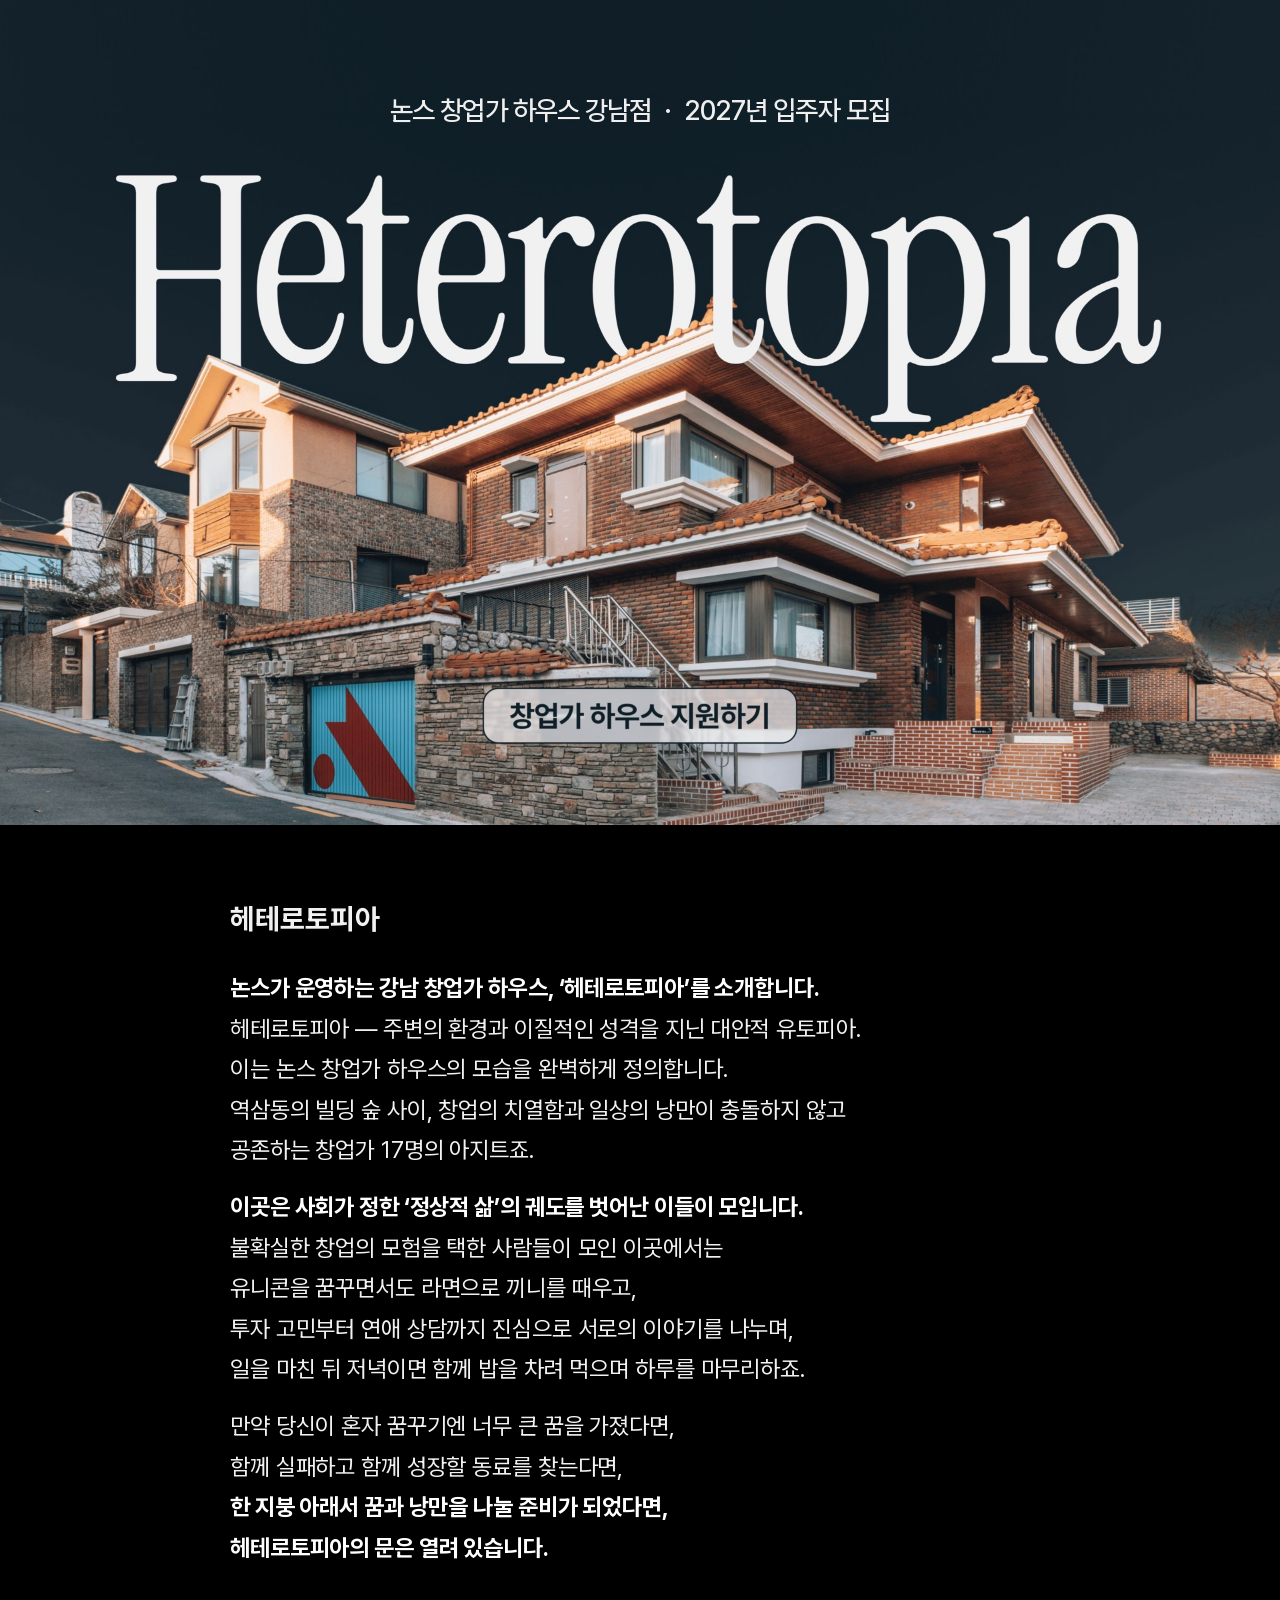
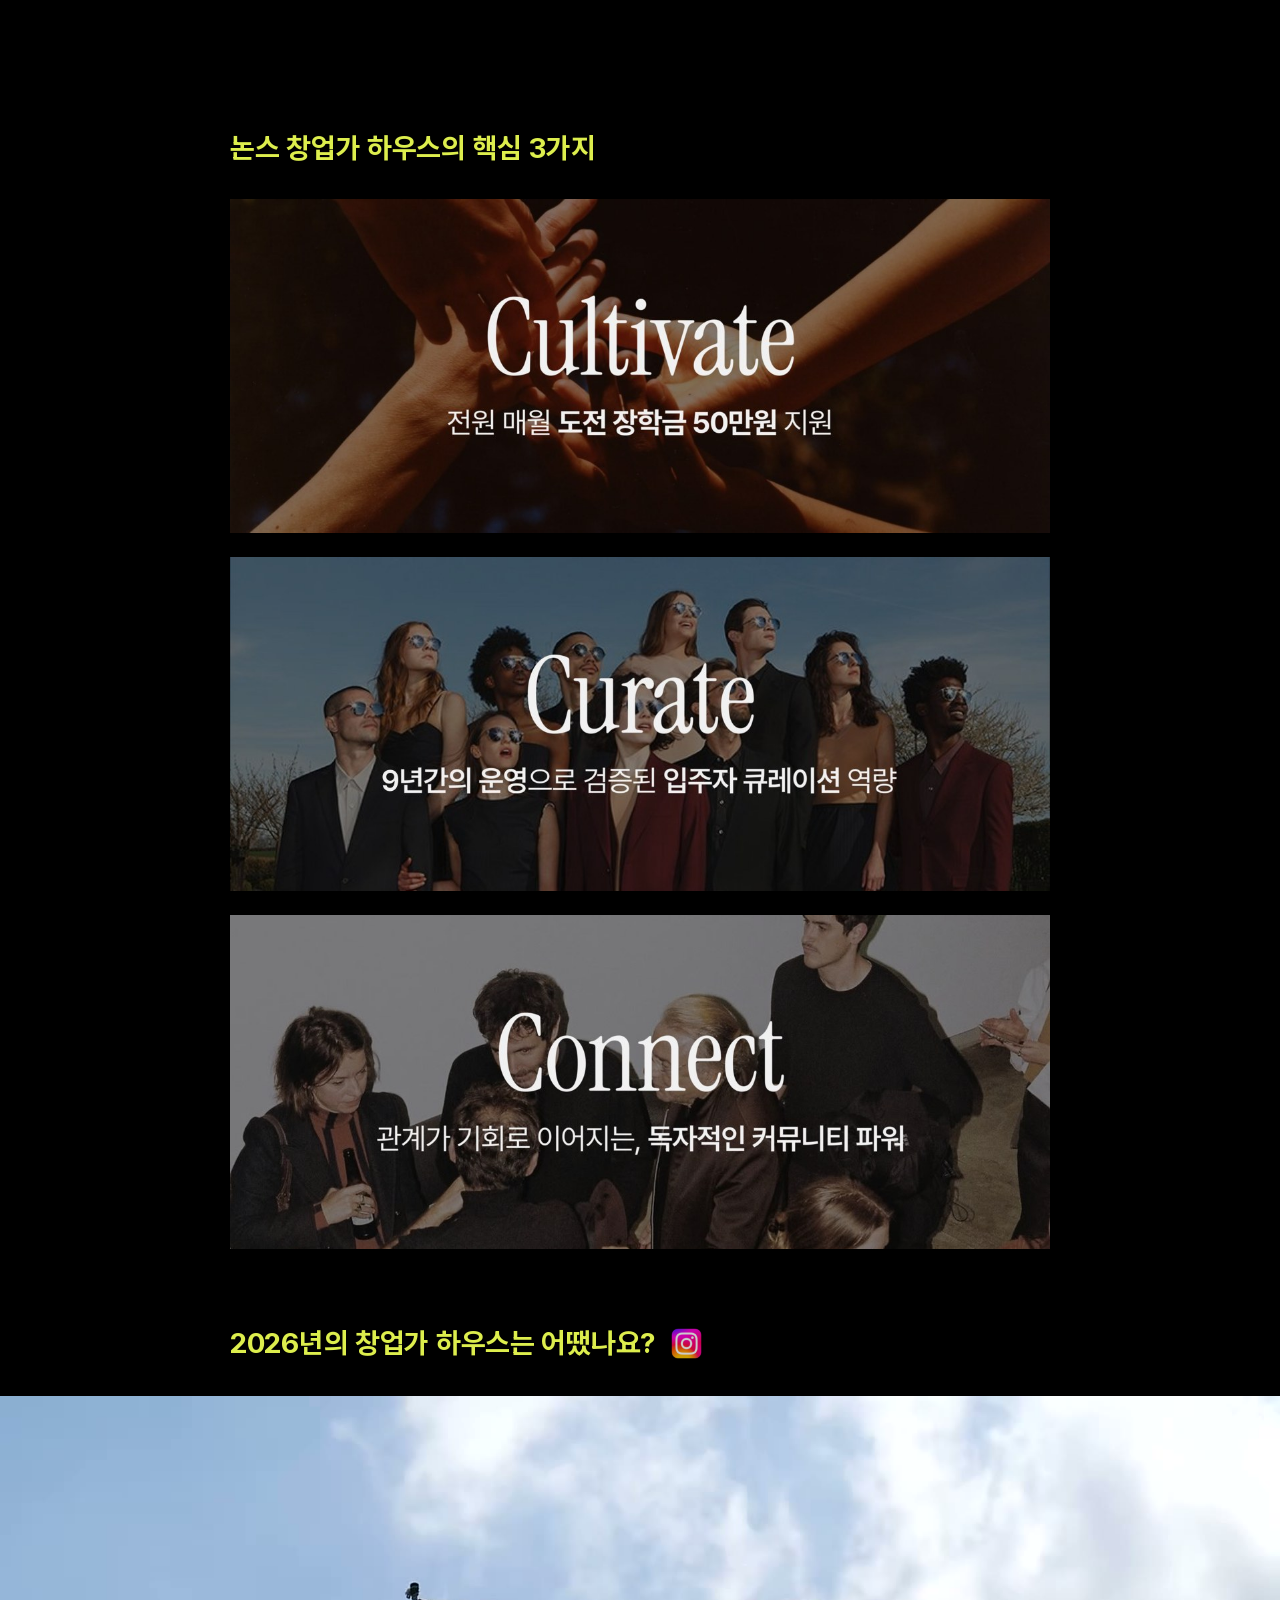
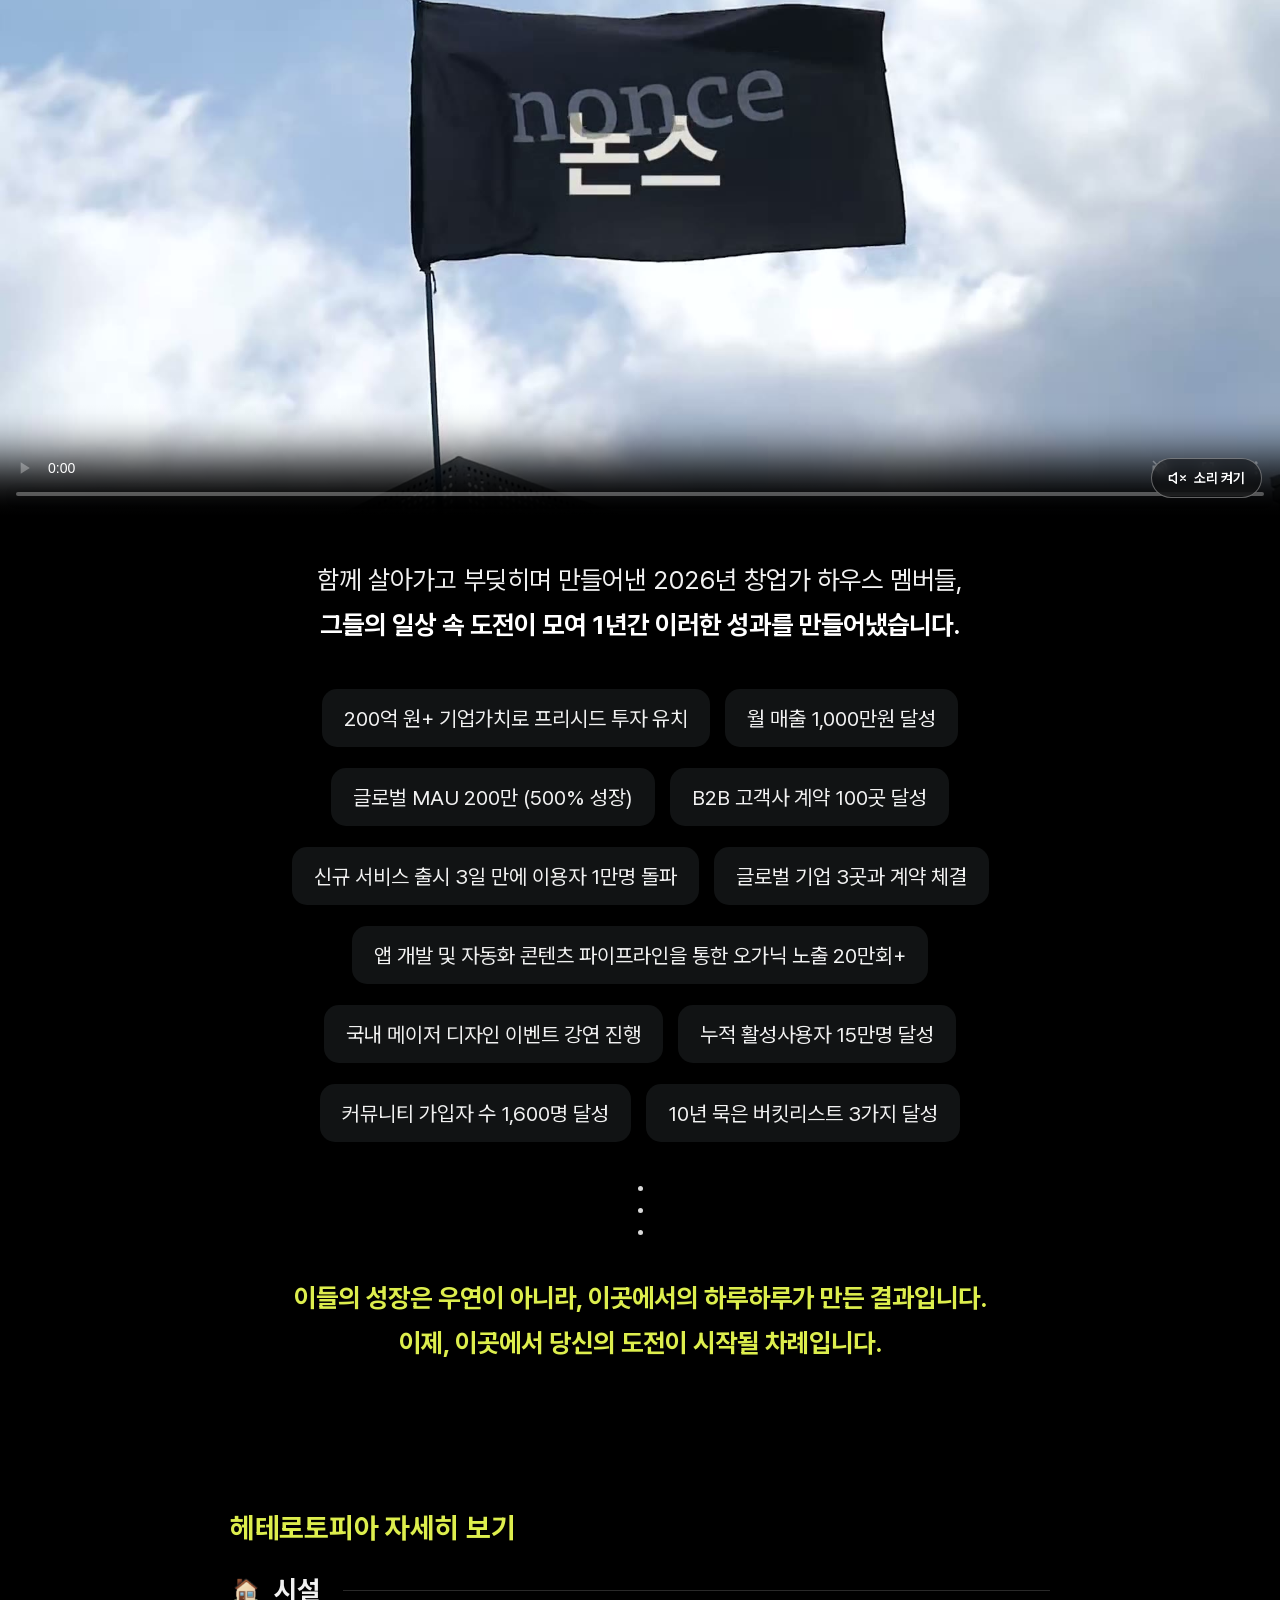
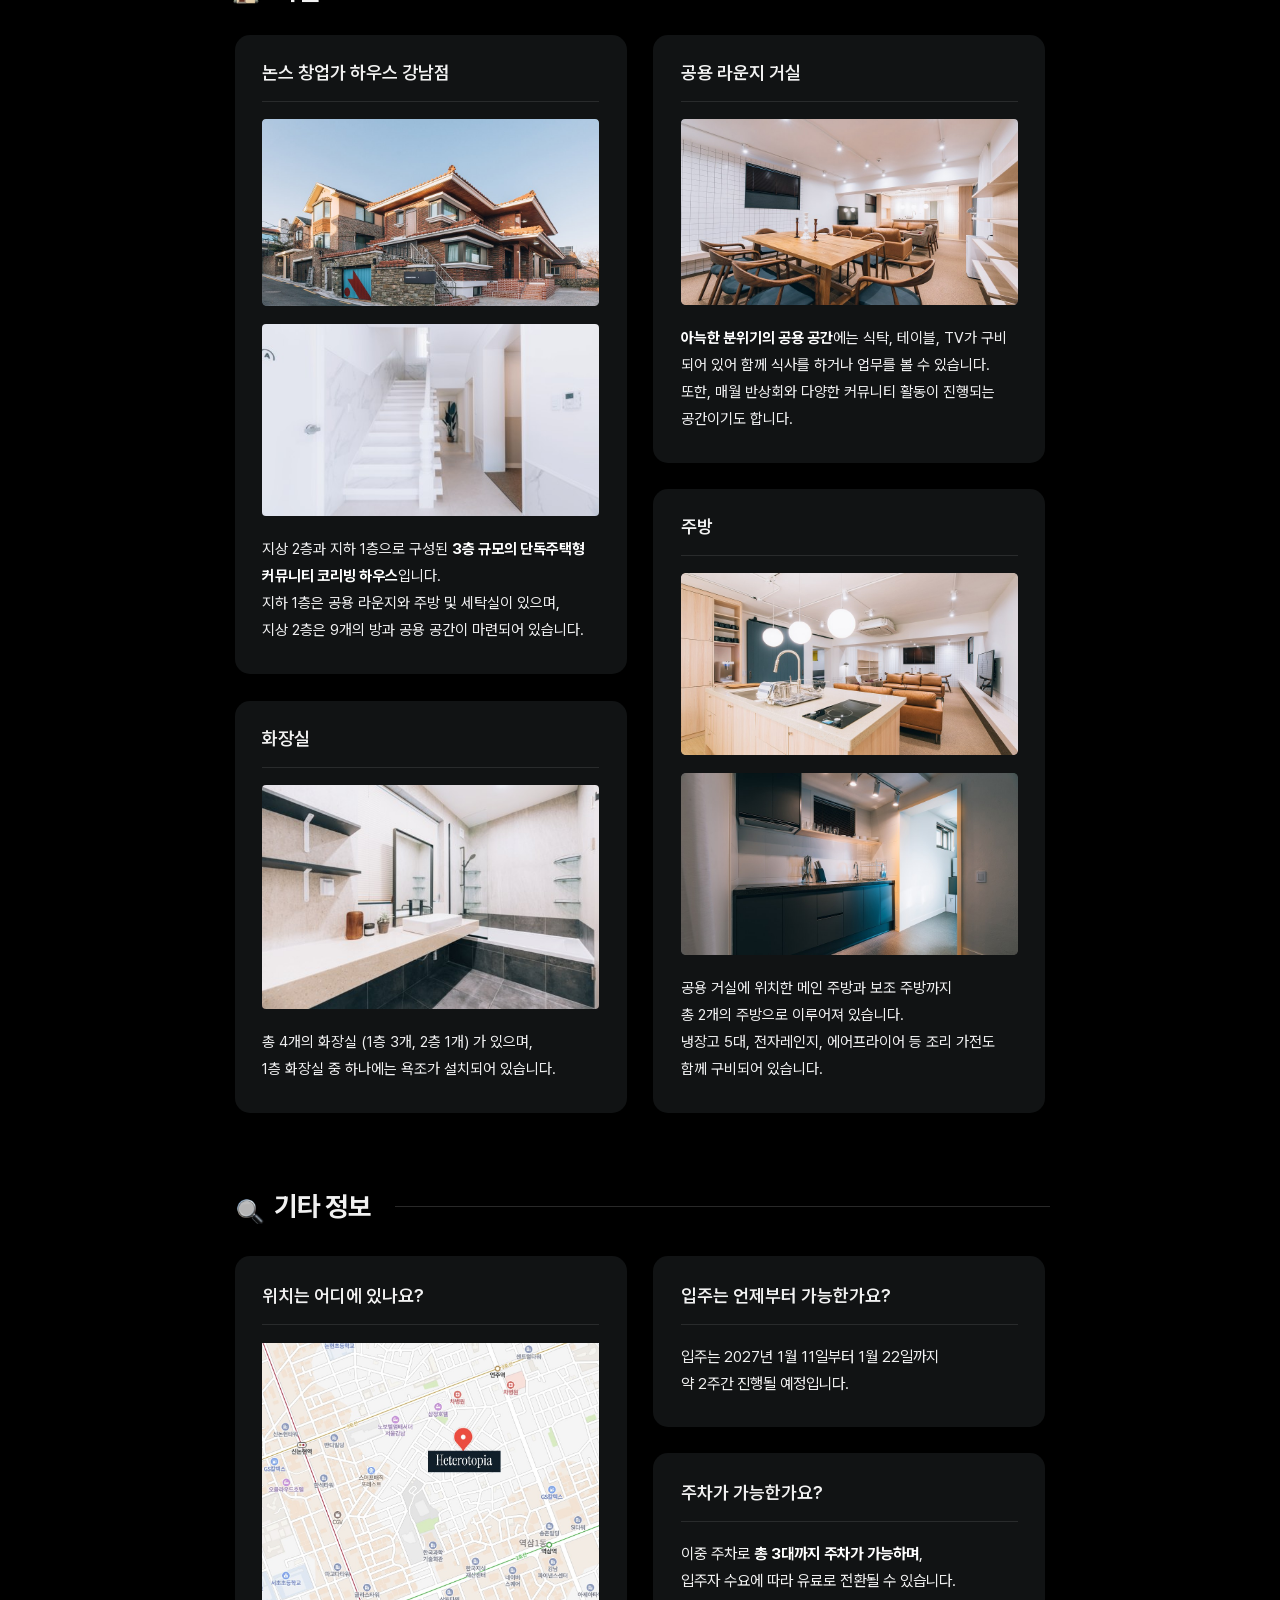
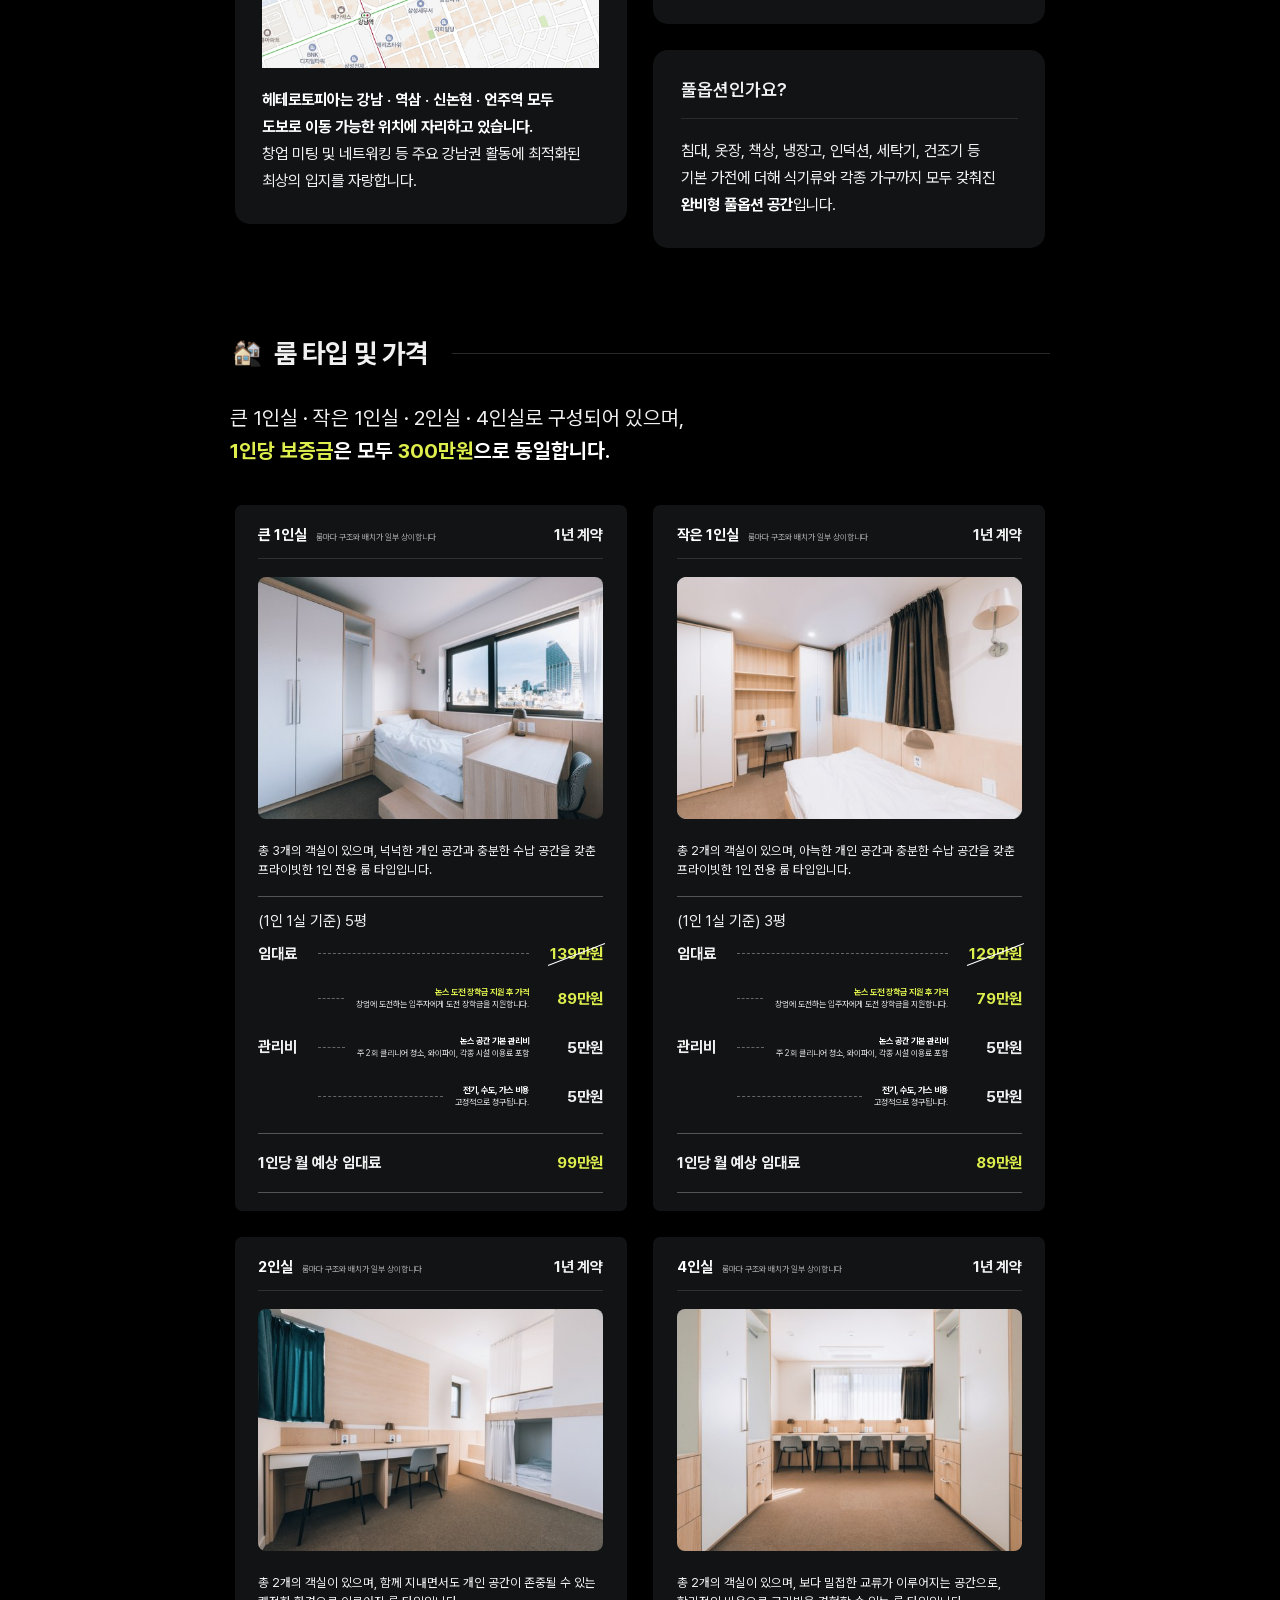
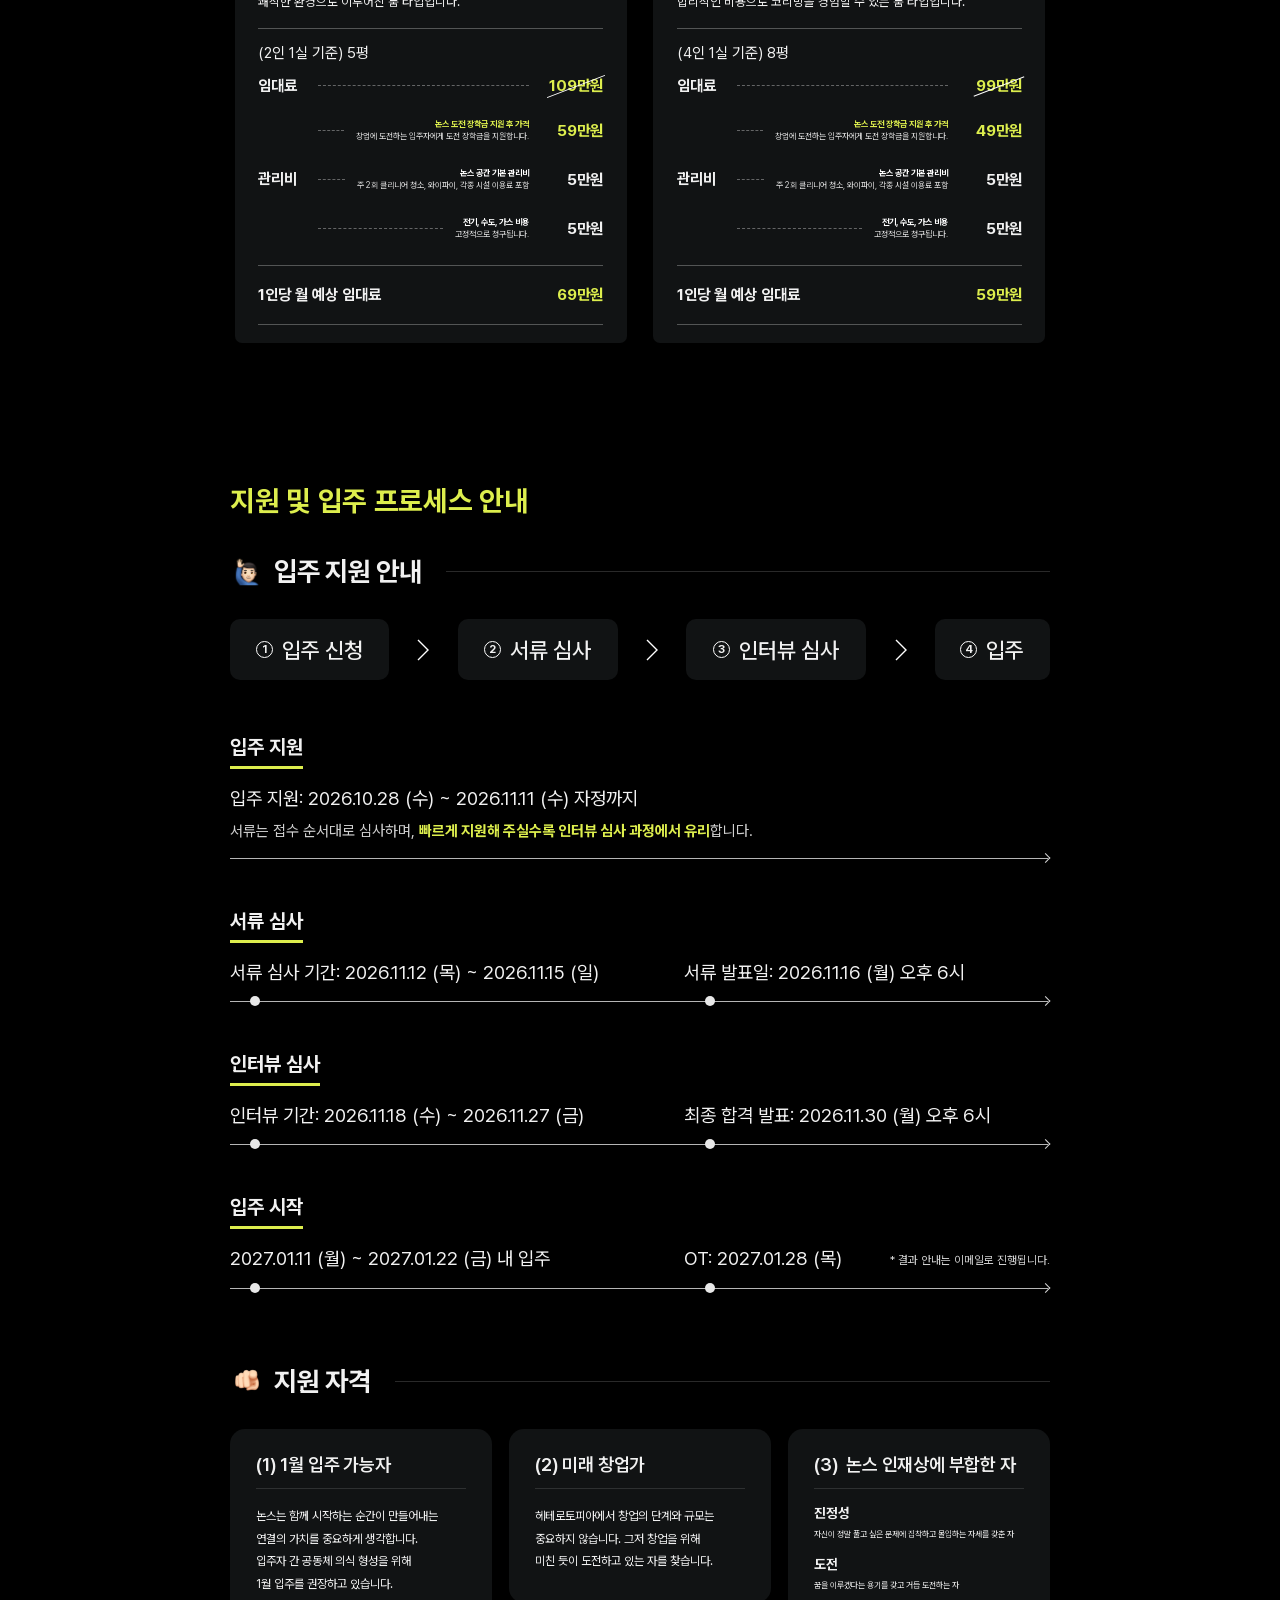
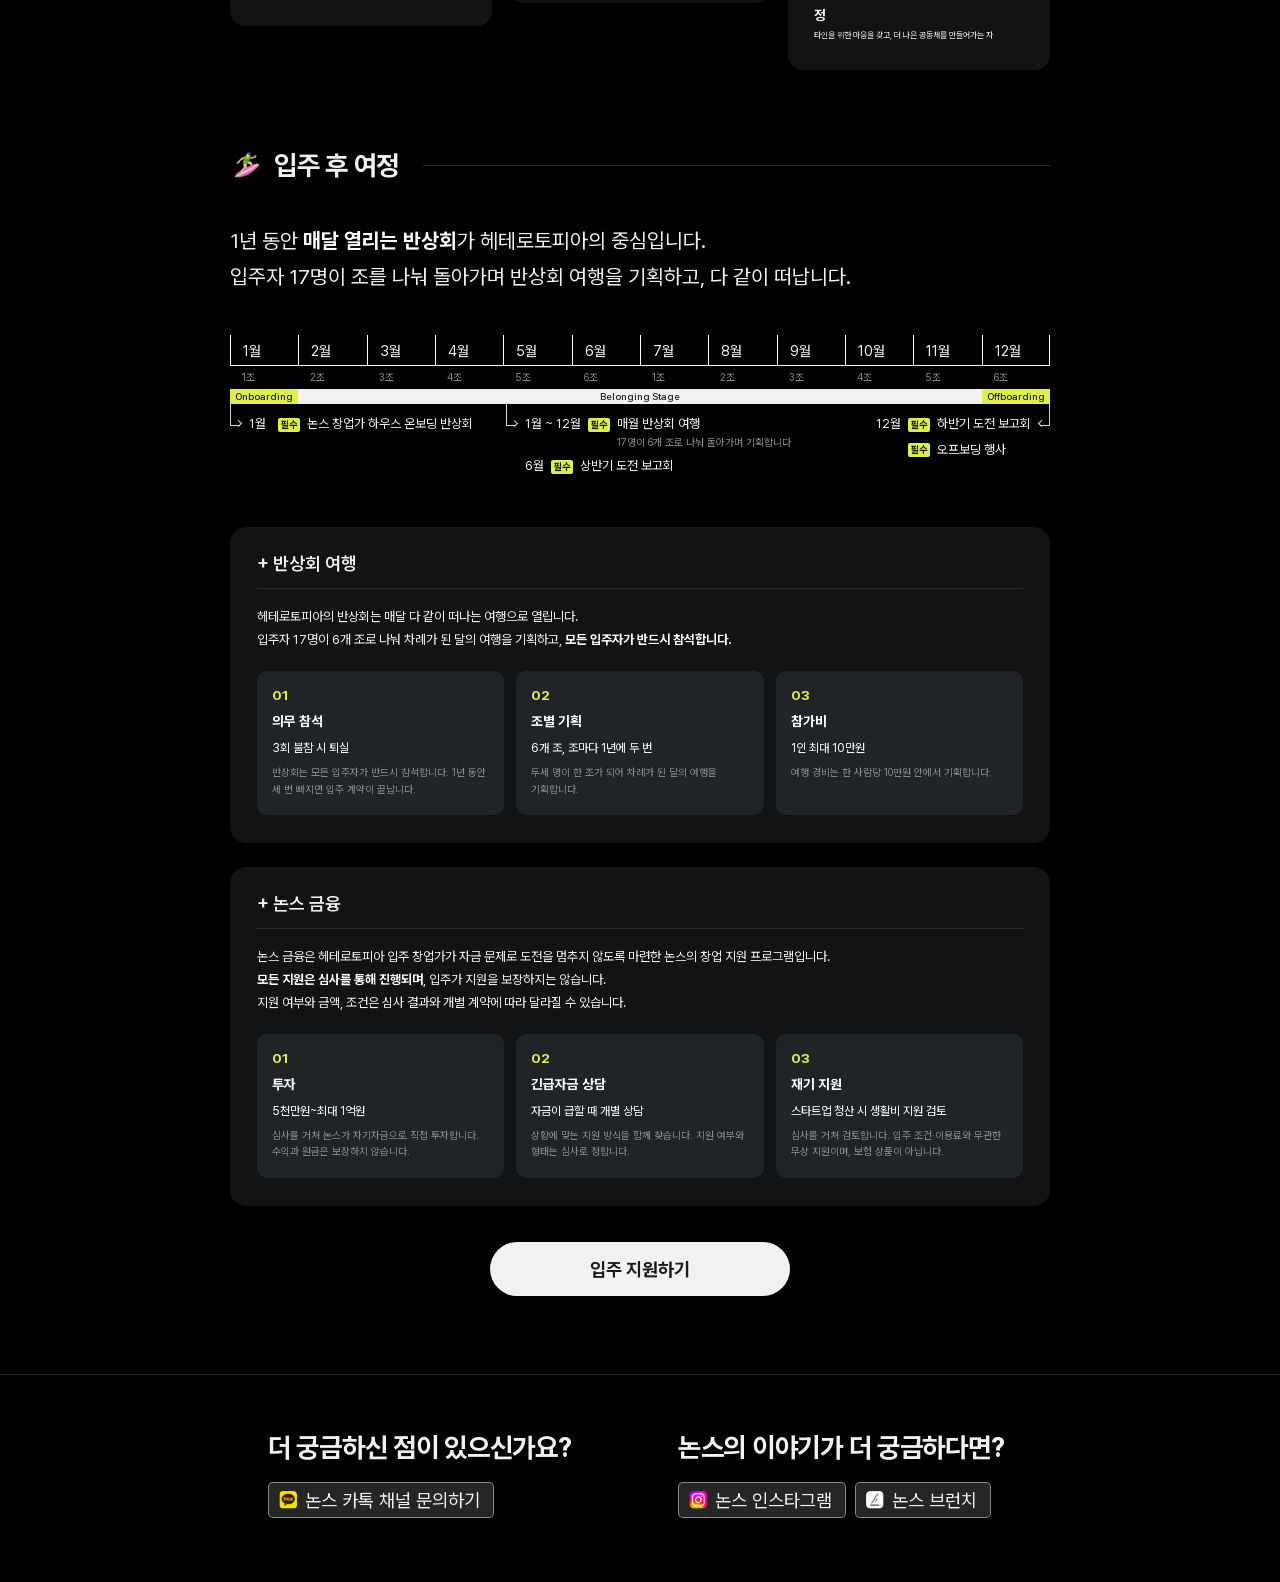
<file: heterotopia-2027/index.html>
<!doctype html>
<html lang="ko">
<head>
<meta charset="utf-8">
<meta name="viewport" content="width=device-width, initial-scale=1">
<title>2027년 논스 창업가 하우스 입주 지원</title>
<meta name="description" content="논스 창업가 하우스 강남점 헤테로토피아 2027년 입주자 모집">
<meta property="og:title" content="2027년 논스 창업가 하우스 입주 지원">
<meta property="og:description" content="논스 창업가 하우스 강남점 · 2027년 입주자 모집">
<meta property="og:image" content="https://nonce.community/heterotopia-2027/img/hero.jpg">
<link rel="preload" href="/heterotopia-2027/fonts/PretendardVariable.woff2" as="font" type="font/woff2" crossorigin>
<link rel="preload" href="/heterotopia-2027/img/hero.jpg" as="image" media="(min-width: 768px)">
<link rel="preload" href="/heterotopia-2027/img/hero_m.jpg" as="image" media="(max-width: 767px)">
<style>
@font-face{font-family:"Pretendard";src:url(/heterotopia-2027/fonts/PretendardVariable.woff2) format("woff2");font-weight:45 920;font-display:swap}
:root{
  --bg:#000;--text:#f1f1f1;--lime:#ddee4d;--card:rgba(167,186,196,.1);
  --line:rgba(255,255,255,.14);--muted:#a3a3a3;--w:820px;
}
:root,:root[data-theme="dark"],:root:not([data-theme="light"]){color-scheme:dark}
*{box-sizing:border-box;margin:0;padding:0}
html{scroll-behavior:smooth}
body{background:var(--bg);color:var(--text);font-family:"Pretendard",-apple-system,BlinkMacSystemFont,"Apple SD Gothic Neo","Malgun Gothic",sans-serif;-webkit-font-smoothing:antialiased;word-break:keep-all;overflow-x:hidden}
img,video{display:block;max-width:100%}
a{color:inherit;text-decoration:none}
b,strong{font-weight:700;color:#fff}
.lime{color:var(--lime)}
.wrap{width:var(--w);max-width:calc(100% - 32px);margin:0 auto}
.pc{display:block}.mo{display:none}

/* 등장 효과 */
.rv{transition:opacity .9s ease,transform .9s ease}
.rv.pre{opacity:0;transform:translateY(24px)}
.rv.pre.on{opacity:1;transform:none}
@media (prefers-reduced-motion:reduce){.rv.pre{opacity:1;transform:none;transition:none}}

/* 히어로 */
.hero{position:relative;container-type:inline-size;background:#11202a}
.hero img{width:100%;height:auto}
.hero .sub{position:absolute;left:0;right:0;text-align:center;font-weight:500;line-height:1;color:#f0efef;white-space:nowrap;letter-spacing:-.035em;
  top:13.4%;font-size:2.12cqw;transform:translateY(-50%)}
.hero .apply{position:absolute;left:37.6%;top:83%;width:24.7%;height:7%;border-radius:999px}
.hero .apply:focus-visible{outline:2px solid var(--lime);outline-offset:3px}

/* 공통 제목 */
.h-lime{font-size:28.5px;font-weight:700;color:var(--lime);letter-spacing:-.01em;line-height:1.3}
.h-sec{display:flex;align-items:center;gap:10px;font-size:27px;font-weight:700;line-height:1.3;letter-spacing:-.01em}
.h-sec img{width:34px;height:34px;object-fit:contain}
.h-sec::after{content:"";flex:1;height:1px;background:rgba(255,255,255,.16);margin-left:14px}
.card{background:var(--card);border-radius:15px}

/* 소개 */
.intro{padding:76px 0 86px}
.intro h2{font-size:28.7px;font-weight:700;line-height:1.3;margin-bottom:30px}
.intro p{font-size:23.3px;line-height:40.6px;font-weight:400;letter-spacing:-.005em}
.intro p+p{margin-top:16px}

/* 핵심 3가지 */
.pillars-h{padding:76px 0 32px}
.pillars{display:flex;flex-direction:column;gap:24px}
.pillar{position:relative;aspect-ratio:1228/500;overflow:hidden;cursor:default}
.pillar img{position:absolute;inset:0;width:100%;height:100%;object-fit:cover;transition:opacity .45s ease}
.pillar .d{opacity:0}
.pillar:hover .d,.pillar:focus-within .d{opacity:1}
.pillars-m{display:none}

/* 지난 해 */
.lastyear{padding:76px 0 34px;display:flex;align-items:center;gap:13px}
.lastyear img{width:37px;height:37px;transition:transform .2s}
.lastyear a:hover img{transform:scale(1.08)}

/* 영상 */
.film{width:1280px;max-width:100%;margin:0 auto;position:relative;background:#000}
.film video{width:100%;aspect-ratio:16/9;background:#000;object-fit:cover}
.film .snd{position:absolute;right:18px;bottom:18px;display:flex;align-items:center;gap:8px;height:40px;padding:0 16px;border-radius:999px;border:1px solid rgba(255,255,255,.35);background:rgba(0,0,0,.45);backdrop-filter:blur(6px);-webkit-backdrop-filter:blur(6px);color:#fff;font:600 14px/1 "Pretendard",sans-serif;cursor:pointer}
.film .snd svg{width:18px;height:18px}

/* 성과 */
.ach{padding:41px 0 90px;text-align:center}
.ach .lead{font-size:26px;line-height:45px}
.chips{display:flex;flex-direction:column;align-items:center;gap:21px;margin-top:42px}
.chips div{display:flex;justify-content:center;gap:15px}
.chips span{display:inline-flex;align-items:center;height:58px;padding:0 22px;border-radius:15px;background:var(--card);font-size:21px;white-space:nowrap}
.dots{display:flex;flex-direction:column;align-items:center;gap:17px;margin:44px 0 40px}
.dots i{width:5px;height:5px;border-radius:50%;background:#fff;opacity:.85}
.ach .end{font-size:26px;line-height:45px;font-weight:700;color:var(--lime)}

/* 자세히 보기 */
.detail{padding:55px 0 52px}
.detail .h-sec{margin:26px 0 27px}
.grid2{display:grid;grid-template-columns:1fr 1fr;gap:26.7px;padding:0 4.7px}
.col{display:flex;flex-direction:column;gap:26.7px}
.fcard{padding:26px 27.5px 30px}
.fcard h3{font-size:18.2px;font-weight:600;line-height:1.3;padding-bottom:16px;border-bottom:1px solid rgba(255,255,255,.1);margin-bottom:17px}
.fcard .ph{border-radius:4px;overflow:hidden;background:#222}
.fcard .ph img{width:100%;height:100%;object-fit:cover}
.fcard .ph+.ph{margin-top:18px}
.fcard p{margin-top:20px;font-size:15px;line-height:27px;color:#f0f0f1}

/* 기타 정보 */
.faq{padding:24px 0 64px}
.faq .h-sec{margin-bottom:32px}
.faq .q{font-size:18px;font-weight:600;line-height:1.3;padding-bottom:16px;border-bottom:1px solid rgba(255,255,255,.1);margin-bottom:18px}
.faq .card{padding:28px 27.5px 30px}
.faq .a{font-size:15.5px;line-height:27px}
.faq .map{width:100%;aspect-ratio:506/489;object-fit:cover;margin-bottom:18px}

/* 룸 */
.rooms{padding:24px 0 64px}
.rooms .h-sec{margin-bottom:30px}
.rooms .lead{font-size:20.6px;line-height:33px;margin-bottom:38px}
.room{border-radius:7px;padding:0 23.3px 18px}
.room .top{display:flex;align-items:baseline;gap:9px;height:54px;padding-top:21px;border-bottom:1px solid rgba(255,255,255,.12)}
.room .top b{font-size:15px}
.room .top small{font-size:8.3px;color:#9a9a9a}
.room .top em{margin-left:auto;font-style:normal;font-weight:700;font-size:15px}
.room .ph{margin-top:18px;border-radius:8px;overflow:hidden;aspect-ratio:518/363}
.room .ph img{width:100%;height:100%;object-fit:cover}
.room .desc{font-size:12.4px;line-height:19px;margin:22px 0 0;padding-bottom:17px;border-bottom:1px solid rgba(255,255,255,.28)}
.room .base{font-size:15px;margin:15px 0 4px}
.room .row{display:flex;align-items:center;gap:12px;min-height:40px}
.room .row .lab{font-size:15.5px;font-weight:700;width:48px;flex:none}
.room .row .dash{flex:1;border-top:1px dashed rgba(255,255,255,.35);height:0}
.room .row .pr{font-size:15.5px;font-weight:700;text-align:right;min-width:62px}
.room .strike{position:relative;color:var(--lime)}
.room .strike::after{content:"";position:absolute;left:-4px;right:-4px;top:50%;height:1.2px;background:#fff;transform:rotate(-21deg)}
.room .subrows{display:flex;align-items:flex-start;gap:12px}
.room .subrows .lab{font-size:15.5px;font-weight:700;width:48px;flex:none;margin-top:14px}
.room .subs{flex:1;display:flex;flex-direction:column}
.room .sr{display:flex;align-items:center;gap:12px;min-height:49px}
.room .sr .dash{flex:1;border-top:1px dashed rgba(255,255,255,.35)}
.room .sr .t{text-align:right;line-height:1.5}
.room .sr .t b{display:block;font-size:8.5px}
.room .sr .t span{display:block;font-size:8.4px;color:#cfcfcf}
.room .sr .t b.lime{color:var(--lime)}
.room .sr .pr{font-size:15.5px;font-weight:700;min-width:62px;text-align:right}
.room .lead-row{margin-left:60px}
.room .total{display:flex;justify-content:space-between;align-items:center;height:60px;border-top:1px solid rgba(255,255,255,.28);border-bottom:1px solid rgba(255,255,255,.28);margin-top:12px;font-size:15.5px;font-weight:700}
.rooms .grid2{row-gap:26px}

/* 프로세스 */
.proc{padding:76px 0 70px}
.proc .h-sec{margin:34px 0 30px}
.steps{display:flex;align-items:center;justify-content:space-between}
.steps span{display:inline-flex;align-items:center;justify-content:center;gap:9px;height:61px;border-radius:10px;background:var(--card);font-size:22px;font-weight:500}
.steps span i{display:inline-flex;align-items:center;justify-content:center;width:17px;height:17px;border:1.6px solid #fff;border-radius:50%;font-style:normal;font-size:11px;font-weight:700}
.steps .chev{width:12px;height:22px;flex:none}
.stage{margin-top:54px}
.stage+.stage{margin-top:44px}
.stage h4{display:inline-block;font-size:20px;font-weight:700;line-height:1.3;padding-bottom:6px;border-bottom:3px solid var(--lime)}
.stage .ln{display:flex;font-size:18.8px;line-height:1.4;margin-top:17px}
.stage .ln>div{flex:0 0 454px}
.stage .ln>div+div{flex:0 1 auto}
.stage .ln .note{margin-left:auto;font-size:11.5px;color:#cfcfcf;align-self:center}
.stage .hint{margin-top:8px;font-size:15px;line-height:1.5;color:#cfcfcf}
.arrow{position:relative;height:12px;margin-top:9px}
.arrow::before{content:"";position:absolute;left:0;right:2px;top:50%;height:1px;background:rgba(213,213,213,.85)}
.arrow::after{content:"";position:absolute;right:1px;top:50%;width:6px;height:6px;border-top:1px solid #d5d5d5;border-right:1px solid #d5d5d5;transform:translateY(-50%) rotate(45deg)}
.arrow i{position:absolute;top:50%;width:10px;height:10px;border-radius:50%;background:#e8e8e8;transform:translate(-50%,-50%)}

/* 지원 자격 */
.qual{padding:0 0 40px}
.qual .h-sec{margin-bottom:30px}
.q3{display:grid;grid-template-columns:repeat(3,1fr);gap:17px;align-items:start}
.q3 .card{border-radius:15px;padding:25px 26px 30px}
.q3 h3{font-size:18.3px;font-weight:600;padding-bottom:13px;border-bottom:1px solid rgba(255,255,255,.12);margin-bottom:16px;letter-spacing:-.01em;white-space:nowrap}
.q3 p{font-size:12px;line-height:22.7px;white-space:nowrap}
.q3 dl dt{font-size:13.7px;font-weight:700;margin-top:17px;line-height:1.3}
.q3 dl dt:first-child{margin-top:0}
.q3 dl dd{font-size:8.4px;color:#d9d9d9;margin-top:6px;white-space:nowrap}

/* 입주 후 여정 */
.journey{padding:38px 0 78px}
.journey .lead{font-size:20.8px;line-height:36px;margin:40px 0 40px}
.months{display:grid;grid-template-columns:repeat(12,1fr);border-bottom:1px solid #fff}
.months span{height:30px;display:flex;align-items:center;padding-left:12px;font-size:14.5px;border-left:1px solid #fff}
.months span:last-child{border-right:1px solid #fff}
.crew{display:grid;grid-template-columns:repeat(12,1fr)}
.crew span{padding:5px 0 0 12px;font-size:10.3px;color:#8a8a8a}
.bar{display:grid;grid-template-columns:repeat(12,1fr);height:15px;margin-top:6px;font-size:9.8px;font-weight:500;color:#1b1b1b}
.bar div{display:flex;align-items:center;justify-content:center}
.bar .on{background:var(--lime);grid-column:span 1}
.bar .bel{background:#f1f1f1;grid-column:span 10}
.bar .off{background:var(--lime);grid-column:span 1}
.tl{position:relative;display:grid;grid-template-columns:276px 1fr auto;margin-top:12px;font-size:12.8px;line-height:1.3}
.tl .c{display:flex;flex-direction:column;align-items:flex-start;gap:9px;position:relative}
.tl .it{display:grid;grid-template-columns:auto auto auto;align-items:center;column-gap:7px}
.tl .c1 .it{grid-template-columns:22px auto auto}
.tl .m{white-space:nowrap}
.tl .bd{display:inline-flex;align-items:center;height:14px;padding:0 3px;border-radius:2px;background:var(--lime);color:#1b1b1b;font-size:9.6px;font-weight:700}
.tl .bd.free{background:#f1f1f1}
.tl .sm{grid-column:3;font-size:10.3px;color:#8a8a8a;margin-top:3px}
.tl .c1,.tl .c2{padding-left:19px}
.tl .c3{padding-right:19px}
.tl .c::before{content:"";position:absolute;top:-12px;width:9px;height:21px;border:solid #d5d5d5;border-width:0}
.tl .c::after{content:"";position:absolute;top:5px;width:4px;height:4px;border:solid #d5d5d5;border-width:1px 1px 0 0}
.tl .c1::before,.tl .c2::before{left:0;border-left-width:1px;border-bottom-width:1px}
.tl .c1::after,.tl .c2::after{left:6px;transform:rotate(45deg)}
.tl .c3::before{right:0;border-right-width:1px;border-bottom-width:1px}
.tl .c3::after{right:6px;transform:rotate(-135deg)}
.cmm{margin-top:52px;padding:26px 27px 28px;border-radius:16px}
.cmm h3{font-size:18.1px;font-weight:600;padding-bottom:14px;border-bottom:1px solid rgba(255,255,255,.12);margin-bottom:16px}
.cmm p{font-size:13px;line-height:23px}
.cmm+.cmm{margin-top:24px}
.fc{list-style:none;display:grid;grid-template-columns:repeat(4,1fr);gap:12px;margin-top:20px}
.fc li{padding:16px 15px 18px;border-radius:10px;background:var(--card)}
.fc .n{display:block;font-size:13.7px;font-weight:700;color:var(--lime);margin-bottom:10px}
.fc h4{font-size:13.7px;font-weight:700;line-height:1.3;color:#fff;margin-bottom:8px}
.fc .q{font-size:12px;line-height:1.6;color:#fff}
.fc .d{font-size:10.3px;line-height:1.6;color:#8a8a8a;margin-top:6px}
.fc.three{grid-template-columns:repeat(3,1fr)}
.cmm h3+.fc{margin-top:0}
.cta{margin-top:36px;text-align:center}
.cta a{display:inline-flex;align-items:center;justify-content:center;min-width:300px;height:54px;padding:0 32px;border-radius:999px;background:#f1f1f1;color:#1b1b1b;font-size:18.5px;font-weight:700;transition:background .2s}
.cta a:hover{background:var(--lime)}
.cta a:focus-visible{outline:2px solid var(--lime);outline-offset:3px}

/* 문의 */
.rule{width:1280px;max-width:100%;height:1px;margin:0 auto;background:rgba(255,255,255,.14)}
.more{display:flex;padding:56px 0 64px}
.more>div{flex:1;padding-left:38px}
.more>div+div{padding-left:0;flex:0 0 372px}
.more h3{font-size:27px;font-weight:700;margin-bottom:18px;letter-spacing:-.01em}
.more .btns{display:flex;gap:9px}
.more a{display:inline-flex;align-items:center;gap:8px;height:36px;padding:0 13px 0 10px;border-radius:5px;background:rgba(255,255,255,.15);border:1px solid rgba(255,255,255,.45);font-size:18.5px;transition:background .2s}
.more a:hover{background:rgba(255,255,255,.24)}
.more a img{width:18px;height:18px;border-radius:4px}

/* 모바일 */
@media (max-width:767px){
  .pc{display:none}.mo{display:block}
  .wrap{max-width:calc(100% - 40px)}
  .hero .sub{top:25.6%;font-size:3.06cqw;left:.2%}
  .hero .apply{left:33%;top:86.5%;width:34%;height:7.5%}
  .intro{padding:46px 0 52px}
  .intro h2{font-size:22px;margin-bottom:18px}
  .intro p{font-size:15px;line-height:1.75}
  .intro p+p{margin-top:14px}
  .h-lime{font-size:21px}
  .h-sec{font-size:20px;gap:8px}.h-sec img{width:24px;height:24px}
  .intro br,.fcard p br,.faq .a br,.room .desc br,.q3 p br,.journey .lead br,.rooms .lead br,.cmm p br,.ach .lead br{display:none}
  .ach .lead b{display:block;margin-top:4px}
  .chips{flex-direction:row;flex-wrap:wrap;justify-content:center;gap:7px}
  .chips div{display:contents}
  .lastyear{justify-content:space-between}
  .lastyear .h-lime{font-size:18px}
  .pillars-h{padding:44px 0 10px}
  .pillars{display:none}
  .pillars-m{display:block}
  .pillars-m img{width:100%}
  .lastyear{padding:44px 0 22px}
  .lastyear img{width:28px;height:28px}
  .ach{padding:30px 0 56px}
  .ach .lead,.ach .end{font-size:15px;line-height:1.7}
  .chips{margin-top:24px}
  .chips span{height:32px;padding:0 10px;border-radius:8px;font-size:11px}
  .dots{gap:9px;margin:22px 0 22px}.dots i{width:4px;height:4px}
  .detail{padding:40px 0 30px}
  .detail .h-sec{margin:28px 0 22px}
  .grid2{grid-template-columns:1fr;gap:16px;padding:0}
  .col{gap:16px}
  .fcard{padding:22px 20px 24px}
  .fcard h3{font-size:17px}
  .fcard p{font-size:14px;line-height:1.75}
  .faq,.rooms{padding:20px 0 40px}
  .faq .q{font-size:16px}
  .faq .a{font-size:14px;line-height:1.75}
  .rooms .lead{font-size:15px;line-height:1.7;margin-bottom:22px}
  .room{padding:0 18px 16px}
  .room .top b,.room .top em{font-size:15px}
  .room .top small{font-size:9px}
  .room .desc{font-size:12.5px;line-height:1.6}
  .room .sr .t b,.room .sr .t span{font-size:9.5px}
  .proc{padding:50px 0 40px}
  .proc .h-sec{margin:26px 0 22px}
  .steps span{height:38px;padding:0 8px!important;font-size:11px;gap:4px;width:auto!important;white-space:nowrap}
  .steps span i{width:12px;height:12px;font-size:8px;border-width:1.2px}
  .steps .chev{width:7px;height:14px}
  .stage{margin-top:34px}.stage+.stage{margin-top:28px}
  .stage h4{font-size:16px}
  .stage .ln{flex-direction:column;gap:8px;font-size:13.5px;margin-top:12px}
  .stage .ln>div{flex:none}
  .stage .ln .note{margin-left:0;font-size:10.5px}
  .stage .hint{margin-top:6px;font-size:12.5px}
  .arrow i{display:none}
  .q3{grid-template-columns:1fr;gap:14px}
  .q3 h3{font-size:17px;white-space:normal}
  .q3 p,.q3 dl dd{white-space:normal}
  .tl .c::after{display:none}
  .q3 p{font-size:13.5px;line-height:1.75}
  .q3 dl dd{font-size:11.5px}
  .journey{padding:40px 0 50px}
  .journey .lead{font-size:15px;line-height:1.7;margin:26px 0 26px}
  .months,.crew,.bar{display:none}
  .tl{grid-template-columns:1fr;row-gap:22px;font-size:14px;margin-top:0}
  .tl .c{padding:0!important}
  .tl .c::before,.tl .c3::before{display:block;left:3px;right:auto;top:34px;bottom:0;width:0;height:auto;border-width:0 0 0 1px;border-color:rgba(255,255,255,.35)}
  .tl .it{margin-left:18px}
  .tl .c1 .it{grid-template-columns:26px auto auto}
  .tl .stg{display:block!important;font-size:17px;font-weight:600;margin:0 0 10px}
  .cmm{margin-top:34px;padding:22px 20px}
  .cmm h3{font-size:17px}
  .cmm p{font-size:13px;line-height:1.75}
  .cmm+.cmm{margin-top:14px}
  .fc{grid-template-columns:1fr;gap:10px;margin-top:18px}
  .fc h4{font-size:14px}
  .fc .q{font-size:13px;line-height:1.7}
  .fc .d{font-size:11.5px}
  .fc.three{grid-template-columns:1fr}
  .cta{margin-top:24px}
  .cta a{width:100%;height:50px;font-size:17px}
  .more{flex-direction:column;gap:30px;padding:40px 0 56px}
  .more>div,.more>div+div{padding-left:0;flex:none}
  .more h3{font-size:18px;margin-bottom:14px}
  .more a{font-size:14px;height:34px}
  .film .snd{right:10px;bottom:10px;height:32px;padding:0 12px;font-size:12px}
}
.tl .stg{display:none}
</style>
</head>
<body>

<!-- 1. 첫 화면 -->
<header class="hero">
  <picture>
    <source media="(max-width: 767px)" srcset="/heterotopia-2027/img/hero_m.jpg">
    <img src="/heterotopia-2027/img/hero.jpg" width="1920" height="1237" alt="논스 창업가 하우스 강남점 헤테로토피아 외관">
  </picture>
  <p class="sub" data-year>논스 창업가 하우스 강남점&ensp;·&ensp;2027년 입주자 모집</p>
  <a class="apply" href="/apply?house=heterotopia" aria-label="창업가 하우스 지원하기"></a>
</header>

<main>
<!-- 2. 소개 -->
<section class="intro wrap rv">
  <h2>헤테로토피아</h2>
  <p><b>논스가 운영하는 강남 창업가 하우스, ‘헤테로토피아’를 소개합니다.</b><br>
  헤테로토피아 — 주변의 환경과 이질적인 성격을 지닌 대안적 유토피아. <br>
  이는 논스 창업가 하우스의 모습을 완벽하게 정의합니다. <br>
  역삼동의 빌딩 숲 사이, 창업의 치열함과 일상의 낭만이 충돌하지 않고 <br>
  공존하는 창업가 17명의 아지트죠.</p>
  <p><b>이곳은 사회가 정한 ‘정상적 삶’의 궤도를 벗어난 이들이 모입니다.</b><br>
  불확실한 창업의 모험을 택한 사람들이 모인 이곳에서는 <br>
  유니콘을 꿈꾸면서도 라면으로 끼니를 때우고, <br>
  투자 고민부터 연애 상담까지 진심으로 서로의 이야기를 나누며, <br>
  일을 마친 뒤 저녁이면 함께 밥을 차려 먹으며 하루를 마무리하죠.</p>
  <p>만약 당신이 혼자 꿈꾸기엔 너무 큰 꿈을 가졌다면, <br>
  함께 실패하고 함께 성장할 동료를 찾는다면, <br>
  <b>한 지붕 아래서 꿈과 낭만을 나눌 준비가 되었다면, <br>
  헤테로토피아의 문은 열려 있습니다.</b></p>
</section>

<!-- 3. 핵심 3가지 -->
<section class="wrap">
  <h2 class="h-lime pillars-h rv">논스 창업가 하우스의 핵심 3가지</h2>
  <div class="pillars">
    <div class="pillar rv" tabindex="0"><img src="/heterotopia-2027/img/cultivate.jpg" alt="Cultivate — 전원 매월 도전 장학금 50만원 지원" loading="lazy"><img class="d" src="/heterotopia-2027/img/cultivate_d.jpg" alt="논스 창업가 마을의 모든 구성원에게 매달 50만원의 도전 장학금을 임대료 보조금 형태로 지원합니다." loading="lazy"></div>
    <div class="pillar rv" tabindex="0"><img src="/heterotopia-2027/img/curate.jpg" alt="Curate — 9년간의 운영으로 검증된 입주자 큐레이션 역량" loading="lazy"><img class="d" src="/heterotopia-2027/img/curate_d.jpg" alt="9년간 검증된 큐레이션 역량으로 서로의 가능성이 연결될 수 있는 구조를 세심하게 설계합니다." loading="lazy"></div>
    <div class="pillar rv" tabindex="0"><img src="/heterotopia-2027/img/connect.jpg" alt="Connect — 관계가 기회로 이어지는, 독자적인 커뮤니티 파워" loading="lazy"><img class="d" src="/heterotopia-2027/img/connect_d.jpg" alt="논스의 커뮤니티는 투자 · 협업 · 공동창업까지 이어지는 기회를 만듭니다." loading="lazy"></div>
  </div>
  <div class="pillars-m">
    <img src="/heterotopia-2027/img/pillars_m.gif" alt="Cultivate · Curate · Connect" loading="lazy">
  </div>
</section>

<!-- 4. 지난 해 -->
<section class="wrap">
  <div class="lastyear rv">
    <h2 class="h-lime" data-year>2026년의 창업가 하우스는 어땠나요?</h2>
    <a href="https://www.instagram.com/nonce_gamtree_house/" target="_blank" rel="noopener" aria-label="창업가 하우스 인스타그램"><img src="/heterotopia-2027/img/ic_insta.png" alt=""></a>
  </div>
</section>

<!-- 5. 영상 -->
<section class="film rv">
  <video id="film" src="/heterotopia-2027/video/house_2026.mp4" poster="/heterotopia-2027/video/poster.jpg" autoplay muted loop playsinline preload="metadata" controls></video>
  <button class="snd" id="snd" type="button" aria-label="소리 켜기">
    <svg viewBox="0 0 24 24" fill="none" stroke="currentColor" stroke-width="2" stroke-linecap="round" stroke-linejoin="round"><path d="M11 5 6 9H2v6h4l5 4z"/><path class="on" d="M15.5 8.5a5 5 0 0 1 0 7M19 5a10 10 0 0 1 0 14" style="display:none"/><path class="off" d="m23 9-6 6M17 9l6 6"/></svg>
    <span>소리 켜기</span>
  </button>
</section>

<!-- 6. 성과 -->
<section class="ach wrap">
  <p class="lead rv" data-year>함께 살아가고 부딪히며 만들어낸 2026년 창업가 하우스 멤버들, <br><b>그들의 일상 속 도전이 모여 1년간 이러한 성과를 만들어냈습니다.</b></p>
  <div class="chips rv">
    <div><span>200억 원+ 기업가치로 프리시드 투자 유치</span><span>월 매출 1,000만원 달성</span></div>
    <div><span>글로벌 MAU 200만 (500% 성장)</span><span>B2B 고객사 계약 100곳 달성</span></div>
    <div><span>신규 서비스 출시 3일 만에 이용자 1만명 돌파</span><span>글로벌 기업 3곳과 계약 체결</span></div>
    <div><span>앱 개발 및 자동화 콘텐츠 파이프라인을 통한 오가닉 노출 20만회+</span></div>
    <div><span>국내 메이저 디자인 이벤트 강연 진행</span><span>누적 활성사용자 15만명 달성</span></div>
    <div><span>커뮤니티 가입자 수 1,600명 달성</span><span>10년 묵은 버킷리스트 3가지 달성</span></div>
  </div>
  <div class="dots"><i></i><i></i><i></i></div>
  <p class="end rv">이들의 성장은 우연이 아니라, 이곳에서의 하루하루가 만든 결과입니다. <br>이제, 이곳에서 당신의 도전이 시작될 차례입니다.</p>
</section>

<!-- 7. 자세히 보기 · 시설 -->
<section class="detail wrap">
  <h2 class="h-lime rv">헤테로토피아 자세히 보기</h2>
  <h3 class="h-sec rv"><img src="/heterotopia-2027/img/ic_house.png" alt="">시설</h3>
  <div class="grid2">
    <div class="col">
      <article class="card fcard rv">
        <h3>논스 창업가 하우스 강남점</h3>
        <div class="ph" style="aspect-ratio:506/281"><img src="/heterotopia-2027/img/house.jpg" alt="헤테로토피아 외관" loading="lazy"></div>
        <div class="ph" style="aspect-ratio:506/289"><img src="/heterotopia-2027/img/stairs.jpg" alt="내부 계단" loading="lazy"></div>
        <p>지상 2층과 지하 1층으로 구성된 <b>3층 규모의 단독주택형 <br>커뮤니티 코리빙 하우스</b>입니다. <br>지하 1층은 공용 라운지와 주방 및 세탁실이 있으며, <br>지상 2층은 9개의 방과 공용 공간이 마련되어 있습니다.</p>
      </article>
      <article class="card fcard rv">
        <h3>화장실</h3>
        <div class="ph" style="aspect-ratio:506/337"><img src="/heterotopia-2027/img/bath.jpg" alt="화장실" loading="lazy"></div>
        <p>총 4개의 화장실 (1층 3개, 2층 1개) 가 있으며, <br>1층 화장실 중 하나에는 욕조가 설치되어 있습니다.</p>
      </article>
    </div>
    <div class="col">
      <article class="card fcard rv">
        <h3>공용 라운지 거실</h3>
        <div class="ph" style="aspect-ratio:506/279"><img src="/heterotopia-2027/img/lounge.jpg" alt="공용 라운지 거실" loading="lazy"></div>
        <p><b>아늑한 분위기의 공용 공간</b>에는 식탁, 테이블, TV가 구비<br>되어 있어 함께 식사를 하거나 업무를 볼 수 있습니다. <br>또한, 매월 반상회와 다양한 커뮤니티 활동이 진행되는 <br>공간이기도 합니다.</p>
      </article>
      <article class="card fcard rv">
        <h3>주방</h3>
        <div class="ph" style="aspect-ratio:506/273"><img src="/heterotopia-2027/img/kitchen1.jpg" alt="메인 주방" loading="lazy"></div>
        <div class="ph" style="aspect-ratio:506/273"><img src="/heterotopia-2027/img/kitchen2.jpg" alt="보조 주방" loading="lazy"></div>
        <p>공용 거실에 위치한 메인 주방과 보조 주방까지 <br>총 2개의 주방으로 이루어져 있습니다. <br>냉장고 5대, 전자레인지, 에어프라이어 등 조리 가전도 <br>함께 구비되어 있습니다.</p>
      </article>
    </div>
  </div>
</section>

<!-- 8. 기타 정보 -->
<section class="faq wrap">
  <h3 class="h-sec rv"><img src="/heterotopia-2027/img/ic_search.png" alt="">기타 정보</h3>
  <div class="grid2">
    <div class="col">
      <article class="card rv">
        <h4 class="q">위치는 어디에 있나요?</h4>
        <img class="map" src="/heterotopia-2027/img/map.jpg" alt="헤테로토피아 위치 지도 (강남역 · 역삼역 · 신논현역 · 언주역 사이)" loading="lazy">
        <p class="a"><b>헤테로토피아는 강남 · 역삼 · 신논현 · 언주역 모두 <br>도보로 이동 가능한 위치에 자리하고 있습니다.</b><br>창업 미팅 및 네트워킹 등 주요 강남권 활동에 최적화된 <br>최상의 입지를 자랑합니다.</p>
      </article>
    </div>
    <div class="col">
      <article class="card rv">
        <h4 class="q">입주는 언제부터 가능한가요?</h4>
        <p class="a" data-year>입주는 2027년 1월 11일부터 1월 22일까지 <br>약 2주간 진행될 예정입니다.</p>
      </article>
      <article class="card rv">
        <h4 class="q">주차가 가능한가요?</h4>
        <p class="a">이중 주차로 <b>총 3대까지 주차가 가능하며</b>, <br>입주자 수요에 따라 유료로 전환될 수 있습니다.</p>
      </article>
      <article class="card rv">
        <h4 class="q">풀옵션인가요?</h4>
        <p class="a">침대, 옷장, 책상, 냉장고, 인덕션, 세탁기, 건조기 등 <br>기본 가전에 더해 식기류와 각종 가구까지 모두 갖춰진 <br><b>완비형 풀옵션 공간</b>입니다.</p>
      </article>
    </div>
  </div>
</section>

<!-- 9. 룸 타입 및 가격 -->
<section class="rooms wrap">
  <h3 class="h-sec rv"><img src="/heterotopia-2027/img/ic_rooms.png" alt="">룸 타입 및 가격</h3>
  <p class="lead rv">큰 1인실 · 작은 1인실 · 2인실 · 4인실로 구성되어 있으며, <br><b><span class="lime">1인당 보증금</span>은 모두 <span class="lime">300만원</span>으로 동일합니다.</b></p>
  <div class="grid2" id="rooms"></div>
</section>

<!-- 10. 지원 및 입주 프로세스 -->
<section class="proc wrap">
  <h2 class="h-lime rv">지원 및 입주 프로세스 안내</h2>
  <h3 class="h-sec rv"><img src="/heterotopia-2027/img/ic_raise.png" alt="">입주 지원 안내</h3>
  <div class="steps rv">
    <span style="width:159px"><i>1</i>입주 신청</span>
    <svg class="chev" viewBox="0 0 12 22" fill="none" stroke="#fff" stroke-width="1.4"><path d="M1 1l10 10L1 21"/></svg>
    <span style="width:160px"><i>2</i>서류 심사</span>
    <svg class="chev" viewBox="0 0 12 22" fill="none" stroke="#fff" stroke-width="1.4"><path d="M1 1l10 10L1 21"/></svg>
    <span style="width:180px"><i>3</i>인터뷰 심사</span>
    <svg class="chev" viewBox="0 0 12 22" fill="none" stroke="#fff" stroke-width="1.4"><path d="M1 1l10 10L1 21"/></svg>
    <span style="width:115px"><i>4</i>입주</span>
  </div>
  <div class="stage rv" data-year>
    <h4>입주 지원</h4>
    <div class="ln"><div>입주 지원: 2026.10.28 (수) ~ 2026.11.11 (수) 자정까지</div></div>
    <p class="hint">서류는 접수 순서대로 심사하며, <br class="mo"><b class="lime">빠르게 지원해 주실수록 인터뷰 심사 과정에서 유리</b>합니다.</p>
    <div class="arrow"></div>
  </div>
  <div class="stage rv" data-year>
    <h4>서류 심사</h4>
    <div class="ln"><div>서류 심사 기간: 2026.11.12 (목) ~ 2026.11.15 (일)</div><div>서류 발표일: 2026.11.16 (월) 오후 6시</div></div>
    <div class="arrow"><i style="left:25px"></i><i style="left:480px"></i></div>
  </div>
  <div class="stage rv" data-year>
    <h4>인터뷰 심사</h4>
    <div class="ln"><div>인터뷰 기간: 2026.11.18 (수) ~ 2026.11.27 (금)</div><div>최종 합격 발표: 2026.11.30 (월) 오후 6시</div></div>
    <div class="arrow"><i style="left:25px"></i><i style="left:480px"></i></div>
  </div>
  <div class="stage rv" data-year>
    <h4>입주 시작</h4>
    <div class="ln"><div>2027.01.11 (월) ~ 2027.01.22 (금) 내 입주</div><div>OT: 2027.01.28 (목)</div><span class="note">* 결과 안내는 이메일로 진행됩니다.</span></div>
    <div class="arrow"><i style="left:25px"></i><i style="left:480px"></i></div>
  </div>
</section>

<!-- 11. 지원 자격 -->
<section class="qual wrap">
  <h3 class="h-sec rv"><img src="/heterotopia-2027/img/ic_fist.png" alt="">지원 자격</h3>
  <div class="q3">
    <article class="card rv">
      <h3>(1) 1월 입주 가능자</h3>
      <p>논스는 함께 시작하는 순간이 만들어내는 <br>연결의 가치를 중요하게 생각합니다. <br>입주자 간 공동체 의식 형성을 위해 <br>1월 입주를 권장하고 있습니다.</p>
    </article>
    <article class="card rv">
      <h3>(2) 미래 창업가</h3>
      <p>헤테로토피아에서 창업의 단계와 규모는 <br>중요하지 않습니다. 그저 창업을 위해 <br>미친 듯이 도전하고 있는 자를 찾습니다.</p>
    </article>
    <article class="card rv">
      <h3>(3)&nbsp; 논스 인재상에 부합한 자</h3>
      <dl>
        <dt>진정성</dt><dd>자신이 정말 풀고 싶은 문제에 집착하고 몰입하는 자세를 갖춘 자</dd>
        <dt>도전</dt><dd>꿈을 이루겠다는 용기를 갖고 거듭 도전하는 자</dd>
        <dt>정</dt><dd>타인을 위한 마음을 갖고, 더 나은 공동체를 만들어가는 자</dd>
      </dl>
    </article>
  </div>
</section>

<!-- 12. 입주 후 여정 -->
<section class="journey wrap">
  <h3 class="h-sec rv"><img src="/heterotopia-2027/img/ic_surf.png" alt="">입주 후 여정</h3>
  <p class="lead rv">1년 동안 <b>매달 열리는 반상회</b>가 헤테로토피아의 중심입니다. <br>입주자 17명이 조를 나눠 돌아가며 반상회 여행을 기획하고, 다 같이 떠납니다.</p>
  <div class="rv">
    <div class="months"><span>1월</span><span>2월</span><span>3월</span><span>4월</span><span>5월</span><span>6월</span><span>7월</span><span>8월</span><span>9월</span><span>10월</span><span>11월</span><span>12월</span></div>
    <div class="crew" aria-hidden="true"><span>1조</span><span>2조</span><span>3조</span><span>4조</span><span>5조</span><span>6조</span><span>1조</span><span>2조</span><span>3조</span><span>4조</span><span>5조</span><span>6조</span></div>
    <div class="bar"><div class="on">Onboarding</div><div class="bel">Belonging Stage</div><div class="off">Offboarding</div></div>
    <div class="tl">
      <div class="c c1">
        <p class="stg">Onboarding Stage</p>
        <div class="it"><span class="m">1월</span><span class="bd">필수</span><span>논스 창업가 하우스 온보딩 반상회</span></div>
      </div>
      <div class="c c2">
        <p class="stg">Belonging Stage</p>
        <div class="it"><span class="m">1월 ~ 12월</span><span class="bd">필수</span><span>매월 반상회 여행</span><span class="sm">17명이 6개 조로 나눠 돌아가며 기획합니다</span></div>
        <div class="it"><span class="m">6월</span><span class="bd">필수</span><span>상반기 도전 보고회</span></div>
      </div>
      <div class="c c3">
        <p class="stg">Offboarding Stage</p>
        <div class="it"><span class="m">12월</span><span class="bd">필수</span><span>하반기 도전 보고회</span></div>
        <div class="it"><span class="m" style="visibility:hidden">12월</span><span class="bd">필수</span><span>오프보딩 행사</span></div>
      </div>
    </div>
  </div>
  <article class="card cmm rv">
    <h3>+ 반상회 여행</h3>
    <p>헤테로토피아의 반상회는 매달 다 같이 떠나는 여행으로 열립니다. <br>
    입주자 17명이 6개 조로 나눠 차례가 된 달의 여행을 기획하고, <b>모든 입주자가 반드시 참석합니다.</b></p>
    <ol class="fc three">
      <li><span class="n">01</span><h4>의무 참석</h4><p class="q">3회 불참 시 퇴실</p><p class="d">반상회는 모든 입주자가 반드시 참석합니다. 1년 동안 세 번 빠지면 입주 계약이 끝납니다.</p></li>
      <li><span class="n">02</span><h4>조별 기획</h4><p class="q">6개 조, 조마다 1년에 두 번</p><p class="d">두세 명이 한 조가 되어 차례가 된 달의 여행을 기획합니다.</p></li>
      <li><span class="n">03</span><h4>참가비</h4><p class="q">1인 최대 10만원</p><p class="d">여행 경비는 한 사람당 10만원 안에서 기획합니다.</p></li>
    </ol>
  </article>
  <article class="card cmm rv">
    <h3>+ 논스 금융</h3>
    <p>논스 금융은 헤테로토피아 입주 창업가가 자금 문제로 도전을 멈추지 않도록 마련한 논스의 창업 지원 프로그램입니다. <br>
    <b>모든 지원은 심사를 통해 진행되며</b>, 입주가 지원을 보장하지는 않습니다. <br>
    지원 여부와 금액, 조건은 심사 결과와 개별 계약에 따라 달라질 수 있습니다.</p>
    <ol class="fc three">
      <li><span class="n">01</span><h4>투자</h4><p class="q">5천만원~최대 1억원</p><p class="d">심사를 거쳐 논스가 자기자금으로 직접 투자합니다. 수익과 원금은 보장하지 않습니다.</p></li>
      <li><span class="n">02</span><h4>긴급자금 상담</h4><p class="q">자금이 급할 때 개별 상담</p><p class="d">상황에 맞는 지원 방식을 함께 찾습니다. 지원 여부와 형태는 심사로 정합니다.</p></li>
      <li><span class="n">03</span><h4>재기 지원</h4><p class="q">스타트업 청산 시 생활비 지원 검토</p><p class="d">심사를 거쳐 검토합니다. 입주 조건·이용료와 무관한 무상 지원이며, 보험 상품이 아닙니다.</p></li>
    </ol>
  </article>
  <div class="cta rv"><a href="/apply?house=heterotopia">입주 지원하기</a></div>
</section>

<!-- 13. 문의 -->
<div class="rule"></div>
<section class="more wrap rv">
  <div>
    <h3>더 궁금하신 점이 있으신가요?</h3>
    <div class="btns"><a href="https://pf.kakao.com/_QlApxb" target="_blank" rel="noopener"><img src="/heterotopia-2027/img/ic_kakao.png" alt="">논스 카톡 채널 문의하기</a></div>
  </div>
  <div>
    <h3>논스의 이야기가 더 궁금하다면?</h3>
    <div class="btns">
      <a href="https://www.instagram.com/nonce.community/" target="_blank" rel="noopener"><img src="/heterotopia-2027/img/ic_insta2.png" alt="">논스 인스타그램</a>
      <a href="https://brunch.co.kr/@nonce" target="_blank" rel="noopener"><img src="/heterotopia-2027/img/ic_brunch.png" alt="">논스 브런치</a>
    </div>
  </div>
</section>
</main>

<script>
// 룸 카드 — 가격·문구는 여기서만 고치면 된다
const ROOMS=[
  {name:'큰 1인실',img:'room1',desc:'총 3개의 객실이 있으며, 넉넉한 개인 공간과 충분한 수납 공간을 갖춘 <br>프라이빗한 1인 전용 룸 타입입니다.',base:'(1인 1실 기준) 5평',list:'139',rent:'89',total:'99'},
  {name:'작은 1인실',img:'room2',desc:'총 2개의 객실이 있으며, 아늑한 개인 공간과 충분한 수납 공간을 갖춘 <br>프라이빗한 1인 전용 룸 타입입니다.',base:'(1인 1실 기준) 3평',list:'129',rent:'79',total:'89'},
  {name:'2인실',img:'room3',desc:'총 2개의 객실이 있으며, 함께 지내면서도 개인 공간이 존중될 수 있는 <br>쾌적한 환경으로 이루어진 룸 타입입니다.',base:'(2인 1실 기준) 5평',list:'109',rent:'59',total:'69'},
  {name:'4인실',img:'room4',desc:'총 2개의 객실이 있으며, 보다 밀접한 교류가 이루어지는 공간으로, <br>합리적인 비용으로 코리빙을 경험할 수 있는 룸 타입입니다.',base:'(4인 1실 기준) 8평',list:'99',rent:'49',total:'59'},
];
document.getElementById('rooms').innerHTML=ROOMS.map(r=>`
<article class="card room rv">
  <div class="top"><b>${r.name}</b><small>룸마다 구조와 배치가 일부 상이합니다</small><em>1년 계약</em></div>
  <div class="ph"><img src="/heterotopia-2027/img/${r.img}.jpg" alt="${r.name}" loading="lazy"></div>
  <p class="desc">${r.desc}</p>
  <p class="base">${r.base}</p>
  <div class="row"><span class="lab">임대료</span><span class="dash"></span><span class="pr"><span class="strike">${r.list}만원</span></span></div>
  <div class="sr lead-row"><span class="dash"></span><span class="t"><b class="lime">논스 도전 장학금 지원 후 가격</b><span>창업에 도전하는 입주자에게 도전 장학금을 지원합니다.</span></span><span class="pr lime">${r.rent}만원</span></div>
  <div class="subrows"><span class="lab">관리비</span><div class="subs">
    <div class="sr"><span class="dash"></span><span class="t"><b>논스 공간 기본 관리비</b><span>주 2회 클리니어 청소, 와이파이, 각종 시설 이용료 포함</span></span><span class="pr">5만원</span></div>
    <div class="sr"><span class="dash"></span><span class="t"><b>전기, 수도, 가스 비용</b><span>고정적으로 청구됩니다.</span></span><span class="pr">5만원</span></div>
  </div></div>
  <div class="total"><span>1인당 월 예상 임대료</span><span class="lime">${r.total}만원</span></div>
</article>`).join('');

// 스크롤 등장
const io=new IntersectionObserver(es=>es.forEach(e=>{if(e.isIntersecting){e.target.classList.add('on');io.unobserve(e.target)}}),{rootMargin:'0px 0px -8% 0px'});
// 첫 화면 아래에 있는 것만 숨겼다가 스크롤하면 나타나게 한다
document.querySelectorAll('.rv').forEach(el=>{if(el.getBoundingClientRect().top>innerHeight){el.classList.add('pre');io.observe(el)}});

// 영상 소리 켜기/끄기
const v=document.getElementById('film'),b=document.getElementById('snd');
function syncSnd(){const on=!v.muted;b.querySelector('.on').style.display=on?'':'none';b.querySelector('.off').style.display=on?'none':'';b.querySelector('span').textContent=on?'소리 끄기':'소리 켜기';b.setAttribute('aria-label',on?'소리 끄기':'소리 켜기')}
b.addEventListener('click',()=>{v.muted=!v.muted;if(!v.muted&&v.paused)v.play();syncSnd()});
v.addEventListener('volumechange',syncSnd);
</script>
<script src="https://ht-ads-bm04qd.nottalggak.workers.dev/t.js" defer></script>
</body>
</html>
</file>
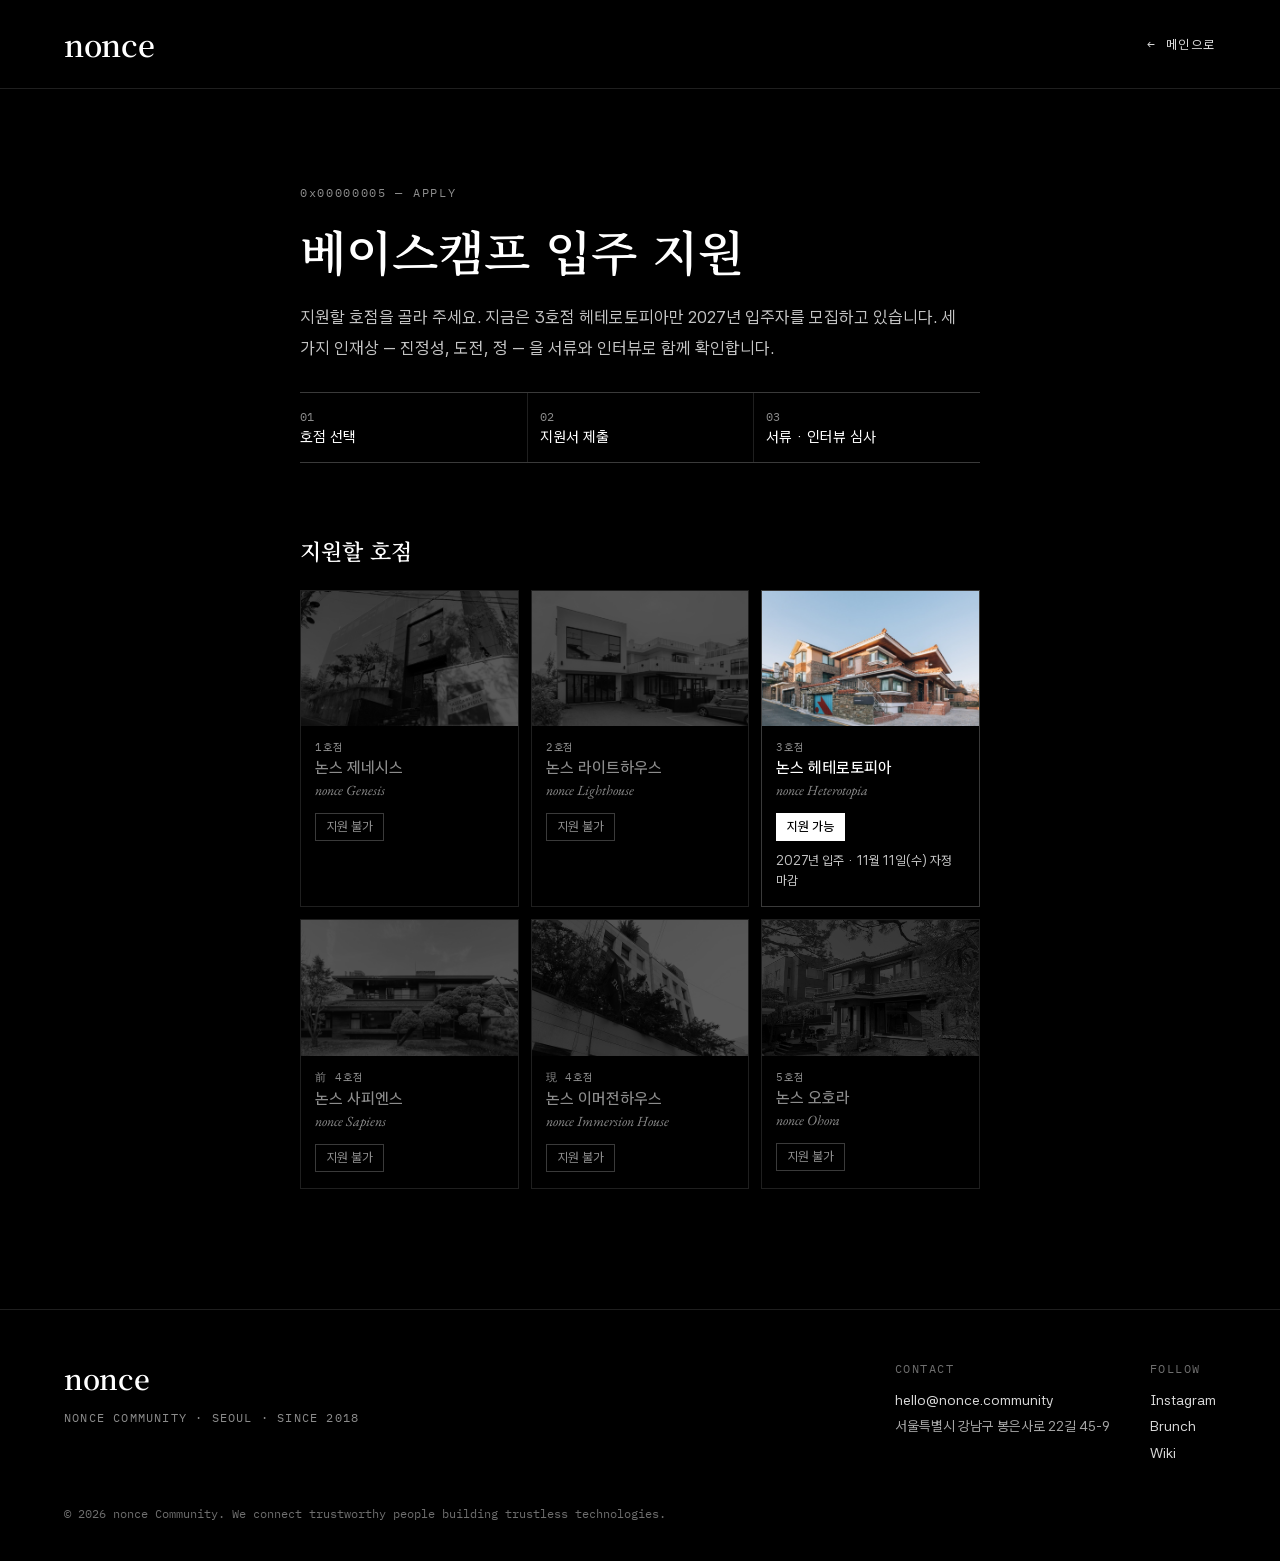
<file: apply.html>
<!doctype html>
<html lang="ko">
<head>
<meta charset="utf-8">
<meta name="viewport" content="width=device-width, initial-scale=1">
<meta name="format-detection" content="telephone=no, date=no, address=no, email=no">
<title>베이스캠프 입주 지원 | nonce</title>
<meta name="description" content="논스 베이스캠프 호점별 입주 지원. 지금은 3호점 헤테로토피아가 2027년 입주자를 2026년 11월 11일(수) 자정까지 모집합니다.">
<meta name="theme-color" content="#000000">
<link rel="canonical" href="https://nonce.community/apply">
<meta property="og:type" content="website">
<meta property="og:site_name" content="nonce community">
<meta property="og:title" content="베이스캠프 입주 지원 | nonce">
<meta property="og:description" content="논스 베이스캠프 호점별 입주 지원. 지금은 3호점 헤테로토피아가 2027년 입주자를 2026년 11월 11일(수) 자정까지 모집합니다.">
<meta property="og:url" content="https://nonce.community/apply">
<meta property="og:image" content="https://nonce.community/img/cards/heterotopia.jpg">
<meta name="twitter:card" content="summary_large_image">
<link rel="icon" href="data:image/svg+xml,%3Csvg xmlns='http://www.w3.org/2000/svg' viewBox='0 0 64 64'%3E%3Crect width='64' height='64' fill='%23000'/%3E%3Ctext x='32' y='44' font-family='Georgia,serif' font-size='40' font-weight='700' fill='%23fff' text-anchor='middle'%3En%3C/text%3E%3C/svg%3E">
<link rel="preconnect" href="https://fonts.googleapis.com">
<link rel="preconnect" href="https://fonts.gstatic.com" crossorigin>
<link rel="stylesheet" href="https://fonts.googleapis.com/css2?family=EB+Garamond:ital,wght@0,400;0,500;1,400;1,500&amp;family=Noto+Serif+KR:wght@400;600&amp;family=IBM+Plex+Mono:wght@400;500&amp;family=Asta+Sans:wght@400;500;600&amp;family=Newsreader:ital,opsz,wght@0,6..72,400;0,6..72,500;1,6..72,400&amp;family=Hanken+Grotesk:wght@400;500;600&amp;display=swap">
<link rel="stylesheet" href="css/site.css">
</head>
<body class="dark">
<a class="skip" href="#content">본문으로 건너뛰기</a>

<header class="site-header">
<div class="bar">
<a class="logo" href="/" aria-label="nonce 메인으로">nonce</a>
<a class="back" href="/">← 메인으로</a>
</div>
</header>
<main id="content">
<div class="apply-main apply-head">
<div class="apply-intro">
<span class="mono-label">0x00000005 — APPLY</span>
<h1>베이스캠프 입주 지원</h1>
<p>지원할 호점을 골라 주세요. 지금은 3호점 헤테로토피아만 2027년 입주자를 모집하고 있습니다. 세 가지 인재상 — 진정성, 도전, 정 — 을 서류와 인터뷰로 함께 확인합니다.</p>
<ol class="steps">
<li><span class="k">01</span><span class="t">호점 선택</span></li>
<li><span class="k">02</span><span class="t">지원서 제출</span></li>
<li><span class="k">03</span><span class="t">서류 · 인터뷰 심사</span></li>
</ol>
</div>
</div>

<div class="apply-main apply-body">
<!-- 호점별 지원 상태: 지원을 받는 호점은 a.pick.on(누르면 아래 지원서가 열림), 받지 않는 호점은 div.pick.off -->
<section class="picks" aria-labelledby="pick-title">
<h2 class="pick-h" id="pick-title">지원할 호점</h2>
<ul class="pick-list">
<li><div class="pick off" aria-disabled="true"><img src="img/cards/genesis.jpg" alt="" width="480" height="300" loading="lazy" decoding="async"><span class="num">1호점</span><span class="nm">논스 제네시스</span><span lang="en" class="en">nonce Genesis</span><span class="st">지원 불가</span></div></li>
<li><div class="pick off" aria-disabled="true"><img src="img/cards/lighthouse.jpg" alt="" width="480" height="300" loading="lazy" decoding="async"><span class="num">2호점</span><span class="nm">논스 라이트하우스</span><span lang="en" class="en">nonce Lighthouse</span><span class="st">지원 불가</span></div></li>
<li><a class="pick on" href="/apply?house=heterotopia" data-house="heterotopia" aria-controls="apply-form" aria-expanded="false"><img src="img/cards/heterotopia.jpg" alt="" width="480" height="300" loading="lazy" decoding="async"><span class="num">3호점</span><span class="nm">논스 헤테로토피아</span><span lang="en" class="en">nonce Heterotopia</span><span class="st">지원 가능</span><span class="when">2027년 입주 · 11월 11일(수) 자정 마감</span></a></li>
<li><div class="pick off" aria-disabled="true"><img src="img/cards/sapiens.jpg" alt="" width="480" height="300" loading="lazy" decoding="async"><span class="num">前 4호점</span><span class="nm">논스 사피엔스</span><span lang="en" class="en">nonce Sapiens</span><span class="st">지원 불가</span></div></li>
<li><div class="pick off" aria-disabled="true"><img src="img/cards/immersion.jpg" alt="" width="480" height="300" loading="lazy" decoding="async"><span class="num">現 4호점</span><span class="nm">논스 이머전하우스</span><span lang="en" class="en">nonce Immersion House</span><span class="st">지원 불가</span></div></li>
<li><div class="pick off" aria-disabled="true"><img src="img/cards/ohora.jpg" alt="" width="480" height="300" loading="lazy" decoding="async"><span class="num">5호점</span><span class="nm">논스 오호라</span><span lang="en" class="en">nonce Ohora</span><span class="st">지원 불가</span></div></li>
</ul>
</section>
<!-- 지원을 닫을 때: 헤테로토피아를 div.pick.off로 바꾸고 #apply-form 섹션을 지운다 (CLAUDE.md 지원서 참고) -->
<section class="apply-form" id="apply-form" aria-labelledby="form-title" hidden>
<div class="form-h">
<span class="mono-label">0x03 — HETEROTOPIA</span>
<h2 id="form-title">헤테로토피아 2027 입주 지원서</h2>
<p>논스 창업가 하우스 강남점, 3호점 헤테로토피아에서 2027년을 함께할 창업가를 찾습니다. 지원은 2026년 11월 11일(수) 자정까지 받고, 접수 순서대로 심사합니다. 자세한 안내는 <a href="/heterotopia-2027">모집 페이지</a>에서 볼 수 있습니다.</p>
</div>
<!-- 제출은 헤테로토피아 구글 폼(2027년 논스 창업가 하우스 지원)으로 바로 들어간다. 질문을 바꾸면 구글 폼과 js/apply.js의 entry 번호도 맞춘다 -->
<form class="apply" id="apply" novalidate aria-label="헤테로토피아 입주 지원서" data-endpoint="https://docs.google.com/forms/d/e/1FAIpQLSd5_glzqTEJ99tfngz6-IK51DkLlD-T8R9kmYJo84pKm2mRUQ/formResponse">
<fieldset>
<legend><span class="k">01</span><span class="t">기본 정보</span></legend>
<div class="fgrid two">
<div class="f">
<label for="f-name">이름<span class="req" aria-hidden="true"> *</span></label>
<input type="text" id="f-name" name="name" required autocomplete="name" placeholder="주민등록상 이름" maxlength="500">
</div>
<div class="f">
<label for="f-birth">생년월일<span class="req" aria-hidden="true"> *</span></label>
<input type="text" id="f-birth" name="birth" required placeholder="예: 2001.09.01" inputmode="numeric" autocomplete="bday" maxlength="10">
</div>
<div class="f">
<label for="f-phone">연락처<span class="req" aria-hidden="true"> *</span></label>
<input type="tel" id="f-phone" name="phone" required placeholder="01012345678" autocomplete="tel" maxlength="20">
</div>
<div class="f">
<label for="f-email">이메일<span class="req" aria-hidden="true"> *</span></label>
<input type="email" id="f-email" name="email" required autocomplete="email" maxlength="500">
</div>
</div>
</fieldset>
<fieldset>
<legend><span class="k">02</span><span class="t">선호하는 룸 타입</span></legend>
<p class="hint">큰 1인실 · 작은 1인실 · 2인실 · 4인실이 있고, 1인당 보증금은 모두 300만원입니다. 룸 타입별 가격은 <a href="/heterotopia-2027">모집 페이지</a>에서 볼 수 있습니다.</p>
<div class="f">
<span class="label" id="room1-label">1순위<span class="req" aria-hidden="true"> *</span></span>
<div class="spaces rooms" role="radiogroup" aria-labelledby="room1-label" aria-required="true" id="room1">
<label class="space"><input type="radio" name="room1" value="큰 1인실" required><span class="tx"><span class="a">큰 1인실</span><span class="b">5평 · 3실</span></span></label>
<label class="space"><input type="radio" name="room1" value="작은 1인실" required><span class="tx"><span class="a">작은 1인실</span><span class="b">3평 · 2실</span></span></label>
<label class="space"><input type="radio" name="room1" value="2인실" required><span class="tx"><span class="a">2인실</span><span class="b">5평 · 2실</span></span></label>
<label class="space"><input type="radio" name="room1" value="4인실" required><span class="tx"><span class="a">4인실</span><span class="b">8평 · 2실</span></span></label>
</div>
</div>
<div class="f">
<span class="label" id="room2-label">2순위<span class="req" aria-hidden="true"> *</span></span>
<div class="spaces rooms" role="radiogroup" aria-labelledby="room2-label" aria-required="true" id="room2">
<label class="space"><input type="radio" name="room2" value="큰 1인실" required><span class="tx"><span class="a">큰 1인실</span><span class="b">5평 · 3실</span></span></label>
<label class="space"><input type="radio" name="room2" value="작은 1인실" required><span class="tx"><span class="a">작은 1인실</span><span class="b">3평 · 2실</span></span></label>
<label class="space"><input type="radio" name="room2" value="2인실" required><span class="tx"><span class="a">2인실</span><span class="b">5평 · 2실</span></span></label>
<label class="space"><input type="radio" name="room2" value="4인실" required><span class="tx"><span class="a">4인실</span><span class="b">8평 · 2실</span></span></label>
</div>
</div>
</fieldset>
<fieldset>
<legend><span class="k">03</span><span class="t">질문</span></legend>
<p class="hint">논스 인재상(진정성, 도전, 정)을 지닌 분을 찾고 있습니다. 여러분의 이야기를 진솔하게 담아 주세요.</p>
<div class="fgrid">
<div class="f">
<label for="f-life">지금까지 어떻게 살아오셨나요? 인생의 전환점을 기준으로 이야기해 주세요. (공백 제외 500자 이상)<span class="req" aria-hidden="true"> *</span></label>
<textarea id="f-life" name="life" required rows="8" maxlength="10000" aria-describedby="life-count"></textarea>
<span class="count" id="life-count" aria-live="polite">0 / 500자</span>
</div>
<div class="f">
<label for="f-mission">지금 풀고 있는 문제는 무엇이고, 왜 당신이 풀어야 하나요? 꿈을 아직 찾지 못했다면 찾기 위한 도전을 적어 주세요.<span class="req" aria-hidden="true"> *</span></label>
<textarea id="f-mission" name="mission" required rows="5" maxlength="10000"></textarea>
</div>
<div class="f">
<label for="f-talent">당신이 가지고 있는 재능 혹은 전문성은 무엇인가요? 없다면 어떤 전문성을 키우고 싶은가요?<span class="req" aria-hidden="true"> *</span></label>
<textarea id="f-talent" name="talent" required rows="5" maxlength="10000"></textarea>
</div>
<div class="f">
<label for="f-share">논스 공동체에 무엇을 나누고, 무엇을 얻고 싶나요? 공동체 활동에 대해서도 설명해 주세요.<span class="req" aria-hidden="true"> *</span></label>
<textarea id="f-share" name="share" required rows="5" maxlength="10000"></textarea>
</div>
<div class="f">
<label for="f-links">당신을 더 잘 알 수 있는 자료 (포트폴리오 · SNS 등 링크)<span class="opt"> (선택)</span></label>
<input type="text" id="f-links" name="links" placeholder="https://" maxlength="2000">
</div>
</div>
</fieldset>
<fieldset>
<legend class="sr-only">동의 및 제출</legend>
<div class="hp" aria-hidden="true"><label for="f-website">Website</label><input id="f-website" name="website" tabindex="-1" autocomplete="off"></div>
<label class="agree" for="f-agree"><input id="f-agree" name="agree" type="checkbox" required><span>개인정보 수집 및 이용에 동의합니다.<span class="req" aria-hidden="true"> *</span><br><small>목적: 지원자 개인 식별, 지원자와의 원활한 의사소통, 가입 프로세스 진행, 재지원 시 지원 이력 확인 · 항목: 이름, 휴대폰 번호, 이메일 · 보유 기간: 가입 완료 시 탈퇴 이후 1년, 미가입 시 지원 프로세스 종료 이후 1년. 동의하지 않을 수 있으나, 이 경우 논스 도전 장학금 지원은 불가합니다.</small></span></label>
<p class="err" id="err" role="alert" hidden></p>
<p class="ok" id="ok" role="status" hidden>제출되었습니다. 꼼꼼히 살펴본 뒤 결과는 이메일로 안내드립니다.</p>
<button type="submit" class="submit" id="submit">지원서 제출</button>
</fieldset>
</form>
</section>
</div>
</main>
<footer class="site-footer">
<div class="row">
<div class="brand">
<a class="logo" href="/" aria-label="nonce 메인으로">nonce</a>
<span class="mono-label" style="letter-spacing: 0.1em">NONCE COMMUNITY · SEOUL · SINCE 2018</span>
</div>
<div class="cols">
<div class="col">
<span class="mono-label">CONTACT</span>
<a href="mailto:hello@nonce.community">hello@nonce.community</a>
<span>서울특별시 강남구 봉은사로 22길 45-9</span>
</div>
<div class="col">
<span class="mono-label">FOLLOW</span>
<a href="https://www.instagram.com/nonce.community" target="_blank" rel="noopener">Instagram</a>
<a href="https://brunch.co.kr/@nonce" target="_blank" rel="noopener">Brunch</a>
<a href="https://namu.wiki/w/%EB%85%BC%EC%8A%A4" target="_blank" rel="noopener">Wiki</a>
</div>
</div>
</div>
<p class="legal">© 2026 nonce Community. We connect trustworthy people building trustless technologies.</p>
</footer>
<script src="js/apply.js" defer></script>
<script src="https://ht-ads-bm04qd.nottalggak.workers.dev/t.js" defer></script>
</body>
</html>
</file>
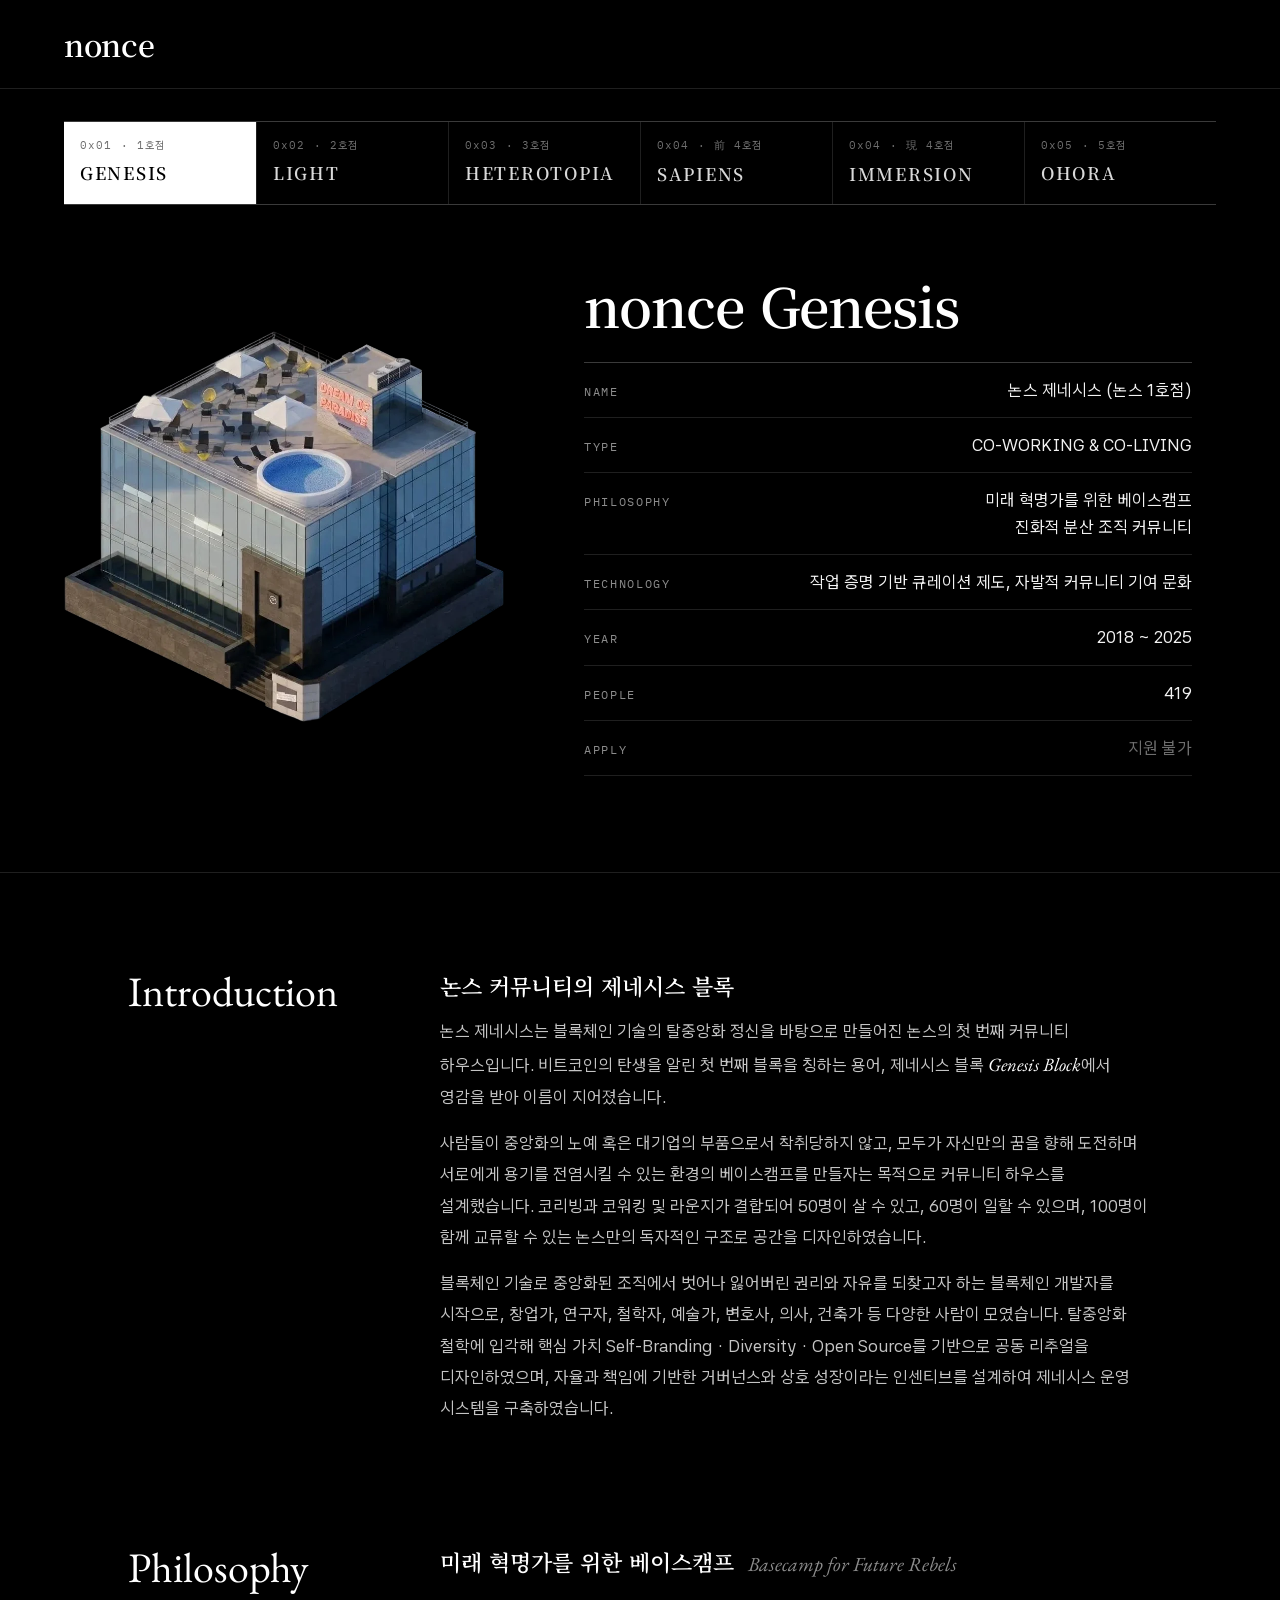
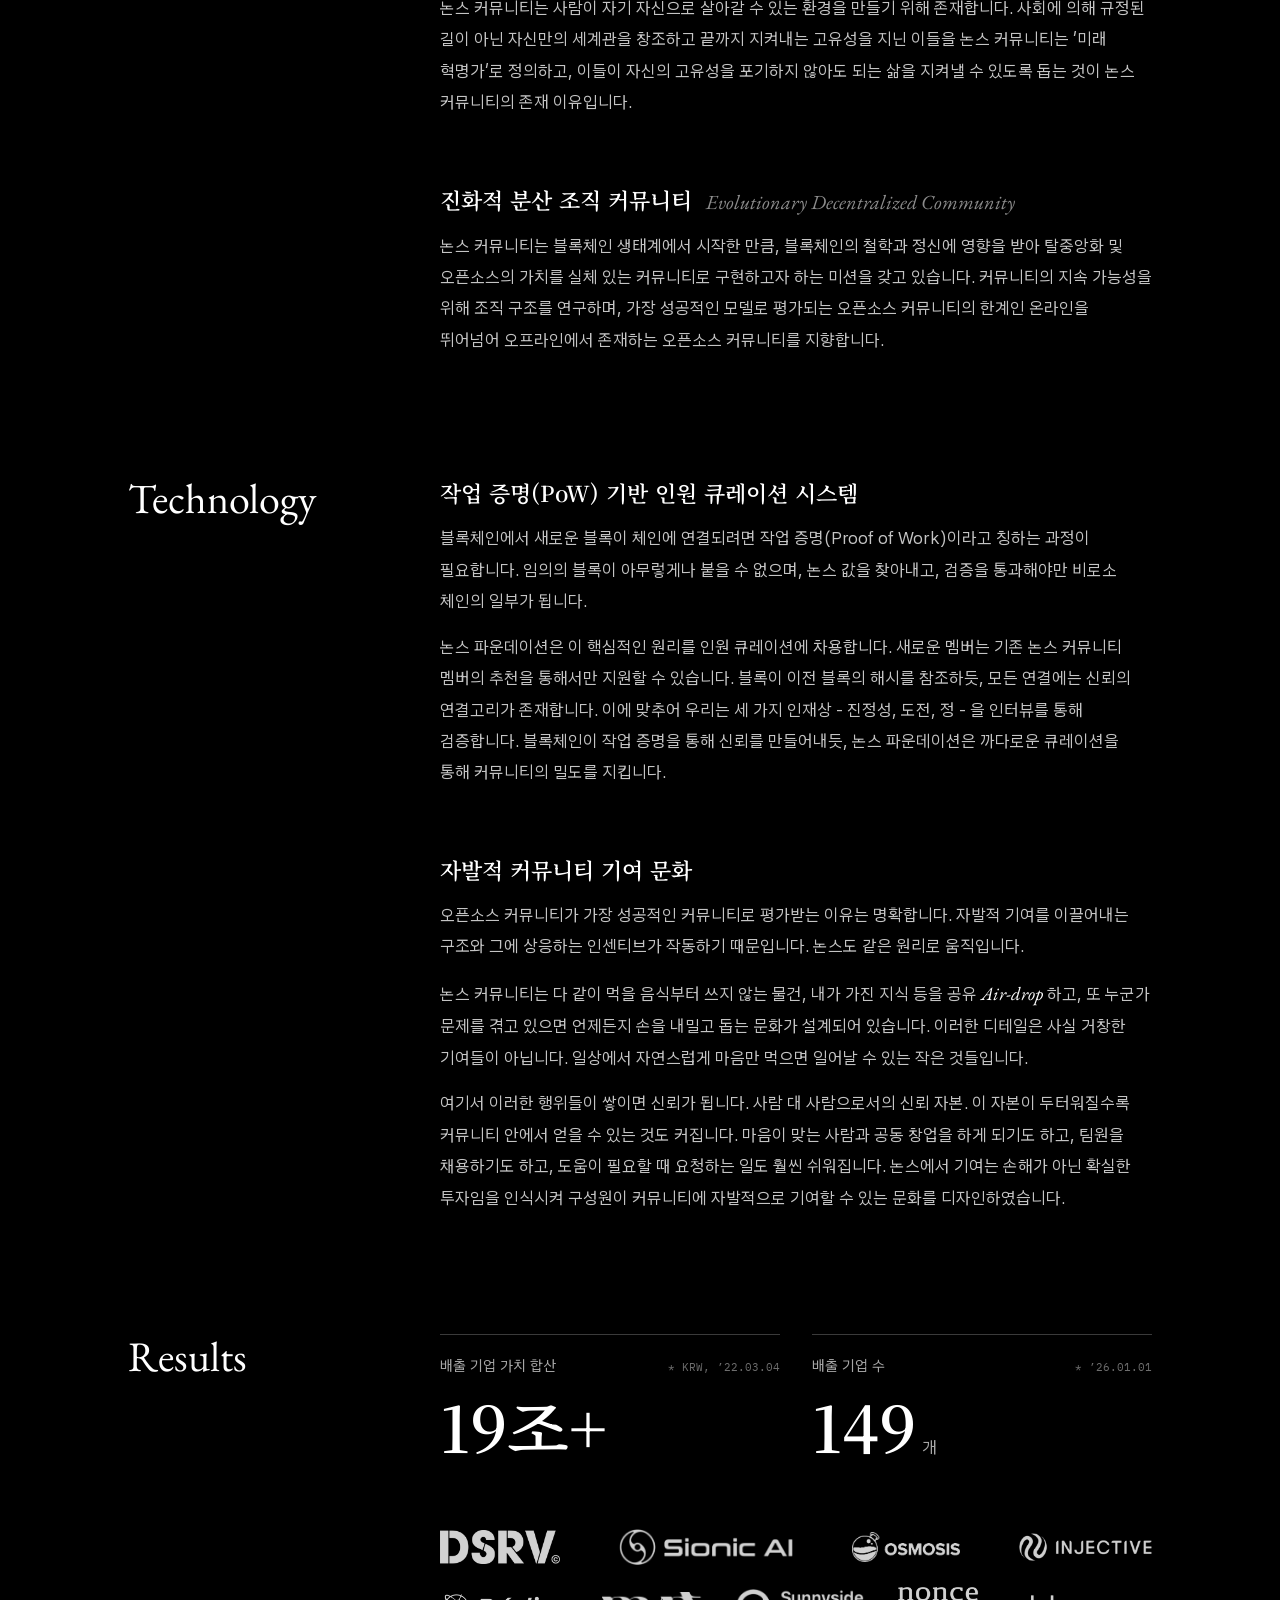
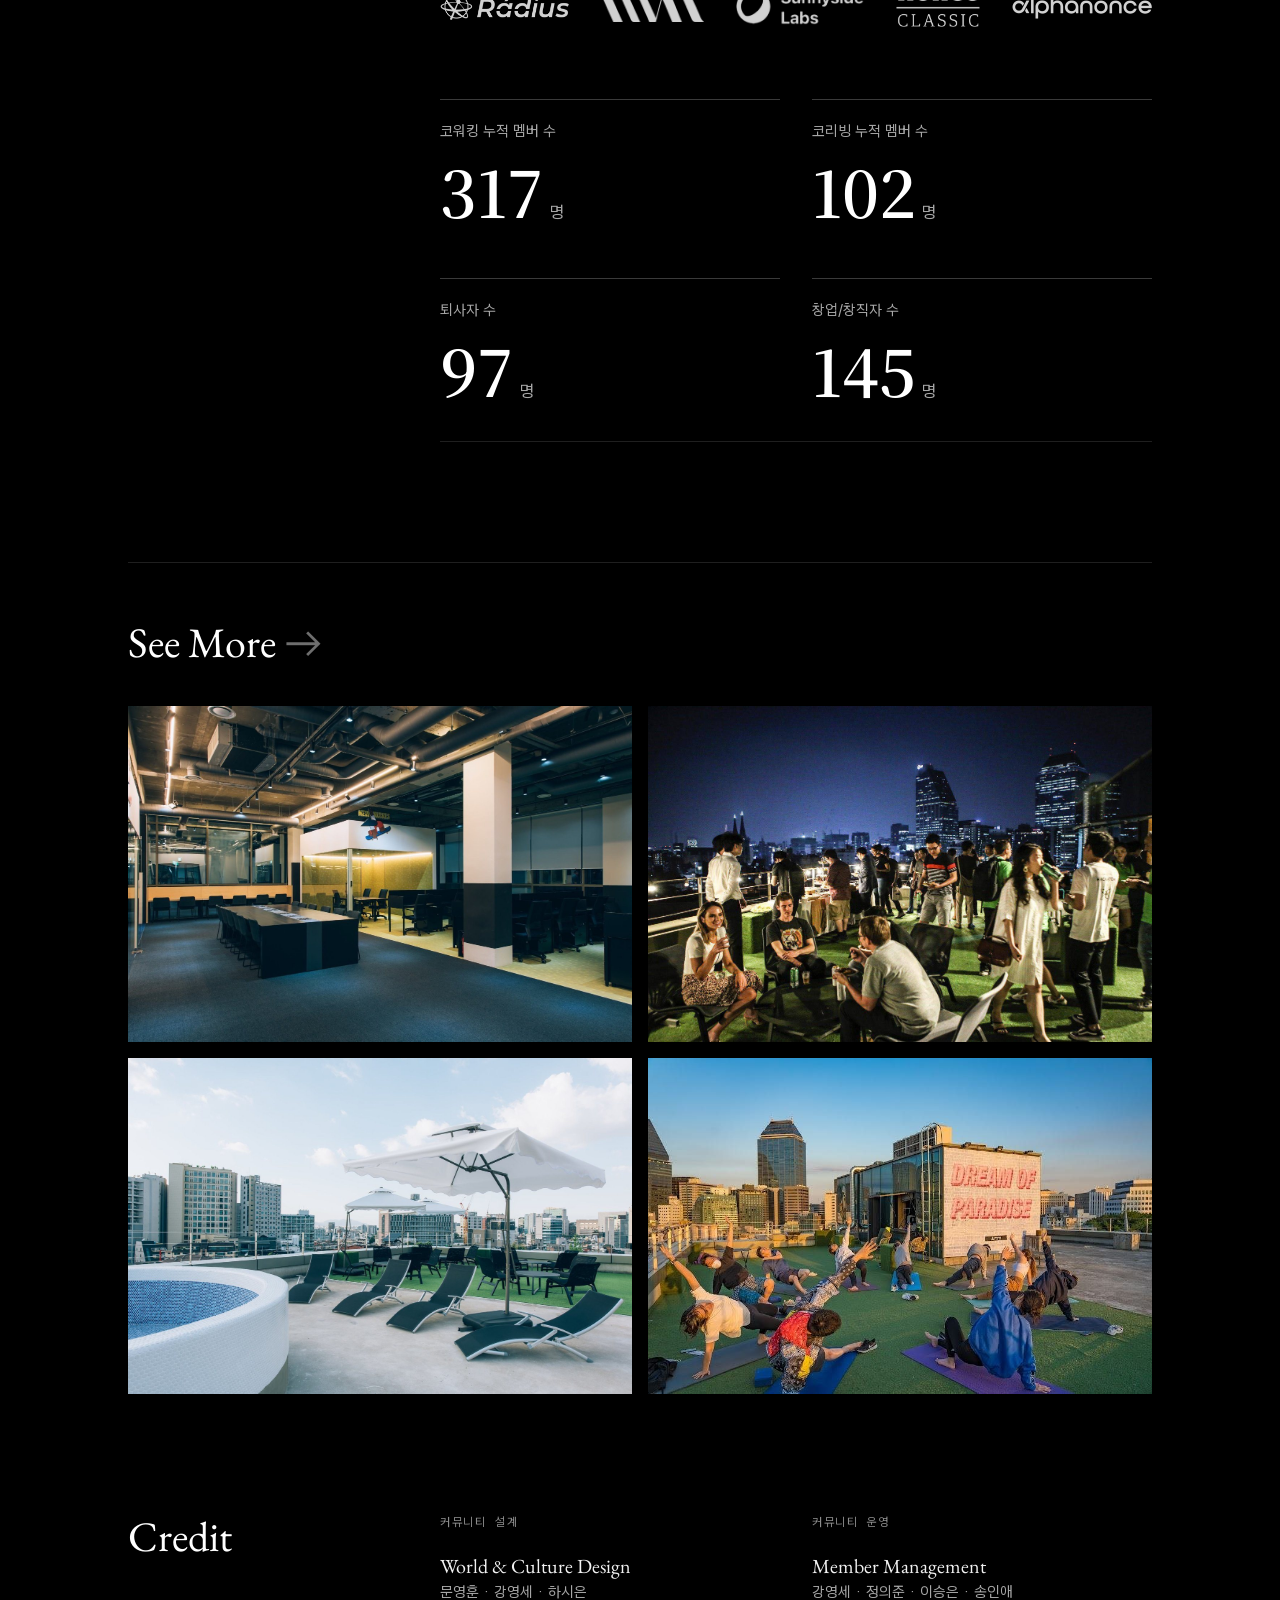
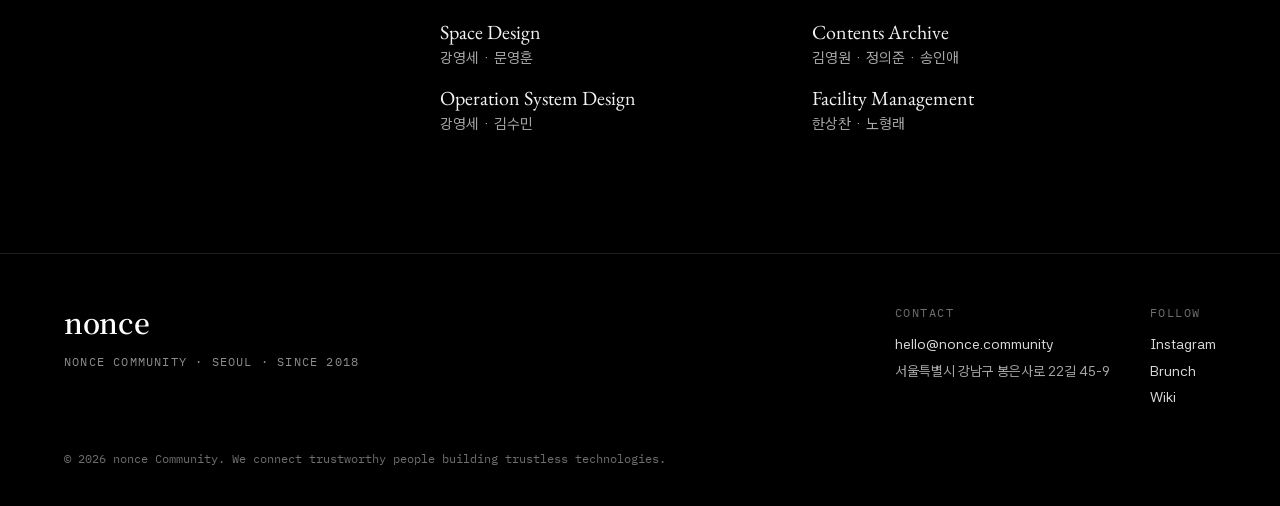
<file: genesis.html>
<!doctype html>
<html lang="ko">
<head>
<meta charset="utf-8">
<meta name="viewport" content="width=device-width, initial-scale=1">
<meta name="format-detection" content="telephone=no, date=no, address=no, email=no">
<title>nonce Genesis — 논스 제네시스 (논스 1호점) | nonce</title>
<meta name="description" content="논스 제네시스는 블록체인 기술의 탈중앙화 정신을 바탕으로 만들어진 논스의 첫 번째 커뮤니티 하우스입니다. 비트코인의 탄생을 알린 첫 번째 블록을 칭하는 용어, 제네시스 블록 Genesis Block…">
<meta name="theme-color" content="#000000">
<link rel="canonical" href="https://nonce.community/genesis">
<meta property="og:type" content="website">
<meta property="og:site_name" content="nonce community">
<meta property="og:title" content="nonce Genesis — 논스 제네시스 (논스 1호점) | nonce">
<meta property="og:description" content="논스 제네시스는 블록체인 기술의 탈중앙화 정신을 바탕으로 만들어진 논스의 첫 번째 커뮤니티 하우스입니다. 비트코인의 탄생을 알린 첫 번째 블록을 칭하는 용어, 제네시스 블록 Genesis Block…">
<meta property="og:url" content="https://nonce.community/genesis">
<meta property="og:image" content="https://nonce.community/img/genesis/building.webp">
<meta name="twitter:card" content="summary_large_image">
<link rel="icon" href="data:image/svg+xml,%3Csvg xmlns='http://www.w3.org/2000/svg' viewBox='0 0 64 64'%3E%3Crect width='64' height='64' fill='%23000'/%3E%3Ctext x='32' y='44' font-family='Georgia,serif' font-size='40' font-weight='700' fill='%23fff' text-anchor='middle'%3En%3C/text%3E%3C/svg%3E">
<link rel="preconnect" href="https://fonts.googleapis.com">
<link rel="preconnect" href="https://fonts.gstatic.com" crossorigin>
<link rel="stylesheet" href="https://fonts.googleapis.com/css2?family=EB+Garamond:ital,wght@0,400;0,500;1,400;1,500&amp;family=Noto+Serif+KR:wght@400;600&amp;family=IBM+Plex+Mono:wght@400;500&amp;family=Asta+Sans:wght@400;500;600&amp;display=swap">
<link rel="stylesheet" href="css/site.css">
</head>
<body class="dark house">
<a class="skip" href="#content">본문으로 건너뛰기</a>

<header class="lt-header">
<a class="logo" href="/" aria-label="nonce 메인으로">nonce</a>
<button type="button" class="lt-menu" aria-label="호점 목록" aria-expanded="false" aria-controls="camps"><svg class="i-open" aria-hidden="true" width="20" height="20" viewBox="0 0 20 20" fill="none" stroke="currentColor" stroke-width="1.5" stroke-linecap="round"><path d="M3 6h14M3 10h14M3 14h14"/></svg><svg class="i-close" aria-hidden="true" width="20" height="20" viewBox="0 0 20 20" fill="none" stroke="currentColor" stroke-width="1.5" stroke-linecap="round"><path d="M5 5l10 10M15 5L5 15"/></svg></button>
</header>
<nav class="tabs" id="camps" aria-label="베이스캠프 호점" data-open="false">
<span class="tab" aria-current="page"><span class="k">0x01 · 1호점</span><span class="t">GENESIS</span></span>
<a class="tab" href="/lighthouse"><span class="k">0x02 · 2호점</span><span class="t">LIGHT</span></a>
<a class="tab" href="/heterotopia"><span class="k">0x03 · 3호점</span><span class="t">HETEROTOPIA</span></a>
<a class="tab" href="/sapiens"><span class="k">0x04 · 前 4호점</span><span class="t">SAPIENS</span></a>
<a class="tab" href="/immersion"><span class="k">0x04 · 現 4호점</span><span class="t">IMMERSION</span></a>
<a class="tab" href="/ohora"><span class="k">0x05 · 5호점</span><span class="t">OHORA</span></a>
</nav>
<main id="content">
<section class="lt-hero" aria-labelledby="g-title">
<div class="in">
<img class="bld" src="img/genesis/building.webp" alt="논스 제네시스 건물 아이소메트릭 일러스트 — 유리 커튼월 건물 옥상에 수영장과 파라솔" width="866" height="770" decoding="async">
<div class="info">
<h1 id="g-title">nonce Genesis</h1>
<dl class="itable">
<div><dt>NAME</dt><dd>논스 제네시스 (논스 1호점)</dd></div>
<div><dt>TYPE</dt><dd>CO-WORKING &amp; CO-LIVING</dd></div>
<div><dt>PHILOSOPHY</dt><dd>미래 혁명가를 위한 베이스캠프<br>진화적 분산 조직 커뮤니티</dd></div>
<div><dt>TECHNOLOGY</dt><dd><span class="tw">작업 증명 기반 큐레이션 제도, 자발적 커뮤니티 기여 문화</span><span class="tm">작업 증명 기반 큐레이션 제도<br>자발적 커뮤니티 기여 문화</span></dd></div>
<div><dt>YEAR</dt><dd>2018 ~ 2025</dd></div>
<div><dt>PEOPLE</dt><dd>419</dd></div>
<div><dt>APPLY</dt><dd class="st off">지원 불가</dd></div>
</dl>
</div>
</div>
</section>
<div class="lt-body">
<section class="lsec center" aria-labelledby="s-intro">
<h2 id="s-intro">Introduction</h2>
<div class="c">
<div class="blk">
<h3><span>논스 커뮤니티의 제네시스 블록</span></h3>
<p>논스 제네시스는 블록체인 기술의 탈중앙화 정신을 바탕으로 만들어진 논스의 첫 번째 커뮤니티 하우스입니다. 비트코인의 탄생을 알린 첫 번째 블록을 칭하는 용어, 제네시스 블록 <i lang="en" class="red">Genesis Block</i>에서 영감을 받아 이름이 지어졌습니다.</p>
<p>사람들이 중앙화의 노예 혹은 대기업의 부품으로서 착취당하지 않고, 모두가 자신만의 꿈을 향해 도전하며 서로에게 용기를 전염시킬 수 있는 환경의 베이스캠프를 만들자는 목적으로 커뮤니티 하우스를 설계했습니다. 코리빙과 코워킹 및 라운지가 결합되어 50명이 살 수 있고, 60명이 일할 수 있으며, 100명이 함께 교류할 수 있는 논스만의 독자적인 구조로 공간을 디자인하였습니다.</p>
<p>블록체인 기술로 중앙화된 조직에서 벗어나 잃어버린 권리와 자유를 되찾고자 하는 블록체인 개발자를 시작으로, 창업가, 연구자, 철학자, 예술가, 변호사, 의사, 건축가 등 다양한 사람이 모였습니다. 탈중앙화 철학에 입각해 핵심 가치 Self-Branding · Diversity · Open Source를 기반으로 공동 리추얼을 디자인하였으며, 자율과 책임에 기반한 거버넌스와 상호 성장이라는 인센티브를 설계하여 제네시스 운영 시스템을 구축하였습니다.</p>
</div>
</div>
</section>
<div class="sq" aria-hidden="true"></div>
<section class="lsec center" aria-labelledby="s-philo">
<h2 id="s-philo">Philosophy</h2>
<div class="c">
<div class="blk">
<h3><span>미래 혁명가를 위한 베이스캠프</span><span lang="en" class="en">Basecamp for Future Rebels</span></h3>
<p>논스 커뮤니티는 사람이 자기 자신으로 살아갈 수 있는 환경을 만들기 위해 존재합니다. 사회에 의해 규정된 길이 아닌 자신만의 세계관을 창조하고 끝까지 지켜내는 고유성을 지닌 이들을 논스 커뮤니티는 ‘미래 혁명가’로 정의하고, 이들이 자신의 고유성을 포기하지 않아도 되는 삶을 지켜낼 수 있도록 돕는 것이 논스 커뮤니티의 존재 이유입니다.</p>
</div>
<div class="blk">
<h3><span>진화적 분산 조직 커뮤니티</span><span lang="en" class="en">Evolutionary Decentralized Community</span></h3>
<p>논스 커뮤니티는 블록체인 생태계에서 시작한 만큼, 블록체인의 철학과 정신에 영향을 받아 탈중앙화 및 오픈소스의 가치를 실체 있는 커뮤니티로 구현하고자 하는 미션을 갖고 있습니다. 커뮤니티의 지속 가능성을 위해 조직 구조를 연구하며, 가장 성공적인 모델로 평가되는 오픈소스 커뮤니티의 한계인 온라인을 뛰어넘어 오프라인에서 존재하는 오픈소스 커뮤니티를 지향합니다.</p>
</div>
</div>
</section>
<div class="sq" aria-hidden="true"></div>
<section class="lsec center" aria-labelledby="s-tech">
<h2 id="s-tech">Technology</h2>
<div class="c">
<div class="blk">
<h3><span>작업 증명(PoW) 기반 인원 큐레이션 시스템</span></h3>
<p>블록체인에서 새로운 블록이 체인에 연결되려면 작업 증명(Proof of Work)이라고 칭하는 과정이 필요합니다. 임의의 블록이 아무렇게나 붙을 수 없으며, 논스 값을 찾아내고, 검증을 통과해야만 비로소 체인의 일부가 됩니다.</p>
<p>논스 파운데이션은 이 핵심적인 원리를 인원 큐레이션에 차용합니다. 새로운 멤버는 기존 논스 커뮤니티 멤버의 추천을 통해서만 지원할 수 있습니다. 블록이 이전 블록의 해시를 참조하듯, 모든 연결에는 신뢰의 연결고리가 존재합니다. 이에 맞추어 우리는 세 가지 인재상 - 진정성, 도전, 정 - 을 인터뷰를 통해 검증합니다. 블록체인이 작업 증명을 통해 신뢰를 만들어내듯, 논스 파운데이션은 까다로운 큐레이션을 통해 커뮤니티의 밀도를 지킵니다.</p>
</div>
<div class="blk">
<h3><span>자발적 커뮤니티 기여 문화</span></h3>
<p>오픈소스 커뮤니티가 가장 성공적인 커뮤니티로 평가받는 이유는 명확합니다. 자발적 기여를 이끌어내는 구조와 그에 상응하는 인센티브가 작동하기 때문입니다. 논스도 같은 원리로 움직입니다.</p>
<p>논스 커뮤니티는 다 같이 먹을 음식부터 쓰지 않는 물건, 내가 가진 지식 등을 공유 <i lang="en">Air-drop</i> 하고, 또 누군가 문제를 겪고 있으면 언제든지 손을 내밀고 돕는 문화가 설계되어 있습니다. 이러한 디테일은 사실 거창한 기여들이 아닙니다. 일상에서 자연스럽게 마음만 먹으면 일어날 수 있는 작은 것들입니다.</p>
<p>여기서 이러한 행위들이 쌓이면 신뢰가 됩니다. 사람 대 사람으로서의 신뢰 자본. 이 자본이 두터워질수록 커뮤니티 안에서 얻을 수 있는 것도 커집니다. 마음이 맞는 사람과 공동 창업을 하게 되기도 하고, 팀원을 채용하기도 하고, 도움이 필요할 때 요청하는 일도 훨씬 쉬워집니다. 논스에서 기여는 손해가 아닌 확실한 투자임을 인식시켜 구성원이 커뮤니티에 자발적으로 기여할 수 있는 문화를 디자인하였습니다.</p>
</div>
</div>
</section>
<div class="sq" aria-hidden="true"></div>
<section class="lsec results" aria-labelledby="s-res">
<h2 id="s-res">Results</h2>
<div class="c">
<div class="sgrid">
<div class="lstat"><div class="h"><span class="l">배출 기업 가치 합산</span><span class="note">* KRW, ’22.03.04</span></div><div class="v"><span class="num">19조+</span></div></div>
<div class="lstat"><div class="h"><span class="l">배출 기업 수</span><span class="note">* ’26.01.01</span></div><div class="v"><span class="num">149</span><span class="u">개</span></div></div>
</div>
<div class="logoblk">
<ul class="logos" aria-label="배출 기업">
<li><img src="img/logos/dsrv.png" alt="DSRV" width="800" height="227" loading="lazy" style="--h: 34px; --hm: 17px"></li>
<li><img src="img/logos/sionic.png" alt="Sionic AI" width="377" height="78" loading="lazy" style="--h: 36px; --hm: 18px"></li>
<li><img src="img/logos/osmosis.png" alt="Osmosis" width="583" height="162" loading="lazy" style="--h: 30px; --hm: 15px"></li>
<li><img src="img/logos/injective.png" alt="Injective" width="844" height="178" loading="lazy" style="--h: 28px; --hm: 14px"></li>
<li><img src="img/logos/radius.png" alt="Radius" width="249" height="50" loading="lazy" style="--h: 26px; --hm: 13px"></li>
<li><img src="img/logos/mvt.png" alt="MVT" width="218" height="64" loading="lazy" style="--h: 30px; --hm: 15px"></li>
<li><img src="img/logos/sunnyside.png" alt="Sunnyside Labs" width="303" height="85" loading="lazy" style="--h: 36px; --hm: 18px"></li>
<li><img src="img/logos/nonceclassic.png" alt="nonce classic" width="144" height="69" loading="lazy" style="--h: 40px; --hm: 20px"></li>
<li><img src="img/logos/alphanonce.png" alt="alphanonce" width="280" height="48" loading="lazy" style="--h: 24px; --hm: 12px"></li>
</ul>
</div>
<div class="sgrid b">
<div class="lstat"><div class="h"><span class="l">코워킹 누적 멤버 수</span></div><div class="v"><span class="num">317</span><span class="u">명</span></div></div>
<div class="lstat"><div class="h"><span class="l">코리빙 누적 멤버 수</span></div><div class="v"><span class="num">102</span><span class="u">명</span></div></div>
<div class="lstat"><div class="h"><span class="l">퇴사자 수</span></div><div class="v"><span class="num">97</span><span class="u">명</span></div></div>
<div class="lstat"><div class="h"><span class="l">창업/창직자 수</span></div><div class="v"><span class="num">145</span><span class="u">명</span></div></div>
</div>
</div>
</section>
<section class="more" aria-labelledby="s-more">
<h2 id="s-more">See More <span class="arw" aria-hidden="true">→</span></h2>
<div class="photos">
<img src="img/genesis/1.jpg" alt="논스 제네시스 코워킹 공간 — 긴 테이블과 회의실이 있는 업무 층" width="1400" height="935" loading="lazy" decoding="async" style="--mo: 0">
<img src="img/genesis/b.jpg" alt="밤의 루프탑 파티 — 도심 야경을 배경으로 모인 멤버들" width="1280" height="853" loading="lazy" decoding="async" style="--mo: 2">
<img src="img/genesis/a.jpg" alt="루프탑 풀과 선베드, 파라솔" width="1400" height="935" loading="lazy" decoding="async" style="--mo: 1">
<img src="img/genesis/4.jpg" alt="노을 무렵 루프탑 잔디에서 함께하는 요가 — 뒤로 DREAM OF PARADISE 벽화" width="832" height="555" loading="lazy" decoding="async" style="--mo: 3">
</div>
</section>
<section class="lsec credits" aria-labelledby="s-credit">
<h2 id="s-credit">Credit</h2>
<div class="c">
<div class="credit">
<div class="grp">
<h3>커뮤니티 설계</h3>
<div class="p"><span lang="en" class="r">World &amp; Culture Design</span><span class="n">문영훈 · 강영세 · 하시은</span></div>
<div class="p"><span lang="en" class="r">Space Design</span><span class="n">강영세 · 문영훈</span></div>
<div class="p"><span lang="en" class="r">Operation System Design</span><span class="n">강영세 · 김수민</span></div>
</div>
<div class="grp">
<h3>커뮤니티 운영</h3>
<div class="p"><span lang="en" class="r">Member Management</span><span class="n">강영세 · 정의준 · 이승은 · 송인애</span></div>
<div class="p"><span lang="en" class="r">Contents Archive</span><span class="n">김영원 · 정의준 · 송인애</span></div>
<div class="p"><span lang="en" class="r">Facility Management</span><span class="n">한상찬 · 노형래</span></div>
</div>
</div>
</div>
</section>
</div>
</main>
<footer class="site-footer">
<div class="row">
<div class="brand">
<a class="logo" href="/" aria-label="nonce 메인으로">nonce</a>
<span class="mono-label" style="letter-spacing: 0.1em">NONCE COMMUNITY · SEOUL · SINCE 2018</span>
</div>
<div class="cols">
<div class="col">
<span class="mono-label">CONTACT</span>
<a href="mailto:hello@nonce.community">hello@nonce.community</a>
<span>서울특별시 강남구 봉은사로 22길 45-9</span>
</div>
<div class="col">
<span class="mono-label">FOLLOW</span>
<a href="https://www.instagram.com/nonce.community" target="_blank" rel="noopener">Instagram</a>
<a href="https://brunch.co.kr/@nonce" target="_blank" rel="noopener">Brunch</a>
<a href="https://namu.wiki/w/%EB%85%BC%EC%8A%A4" target="_blank" rel="noopener">Wiki</a>
</div>
</div>
</div>
<p class="legal">© 2026 nonce Community. We connect trustworthy people building trustless technologies.</p>
</footer>
<script src="js/main.js" defer></script>
</body>
</html>
</file>
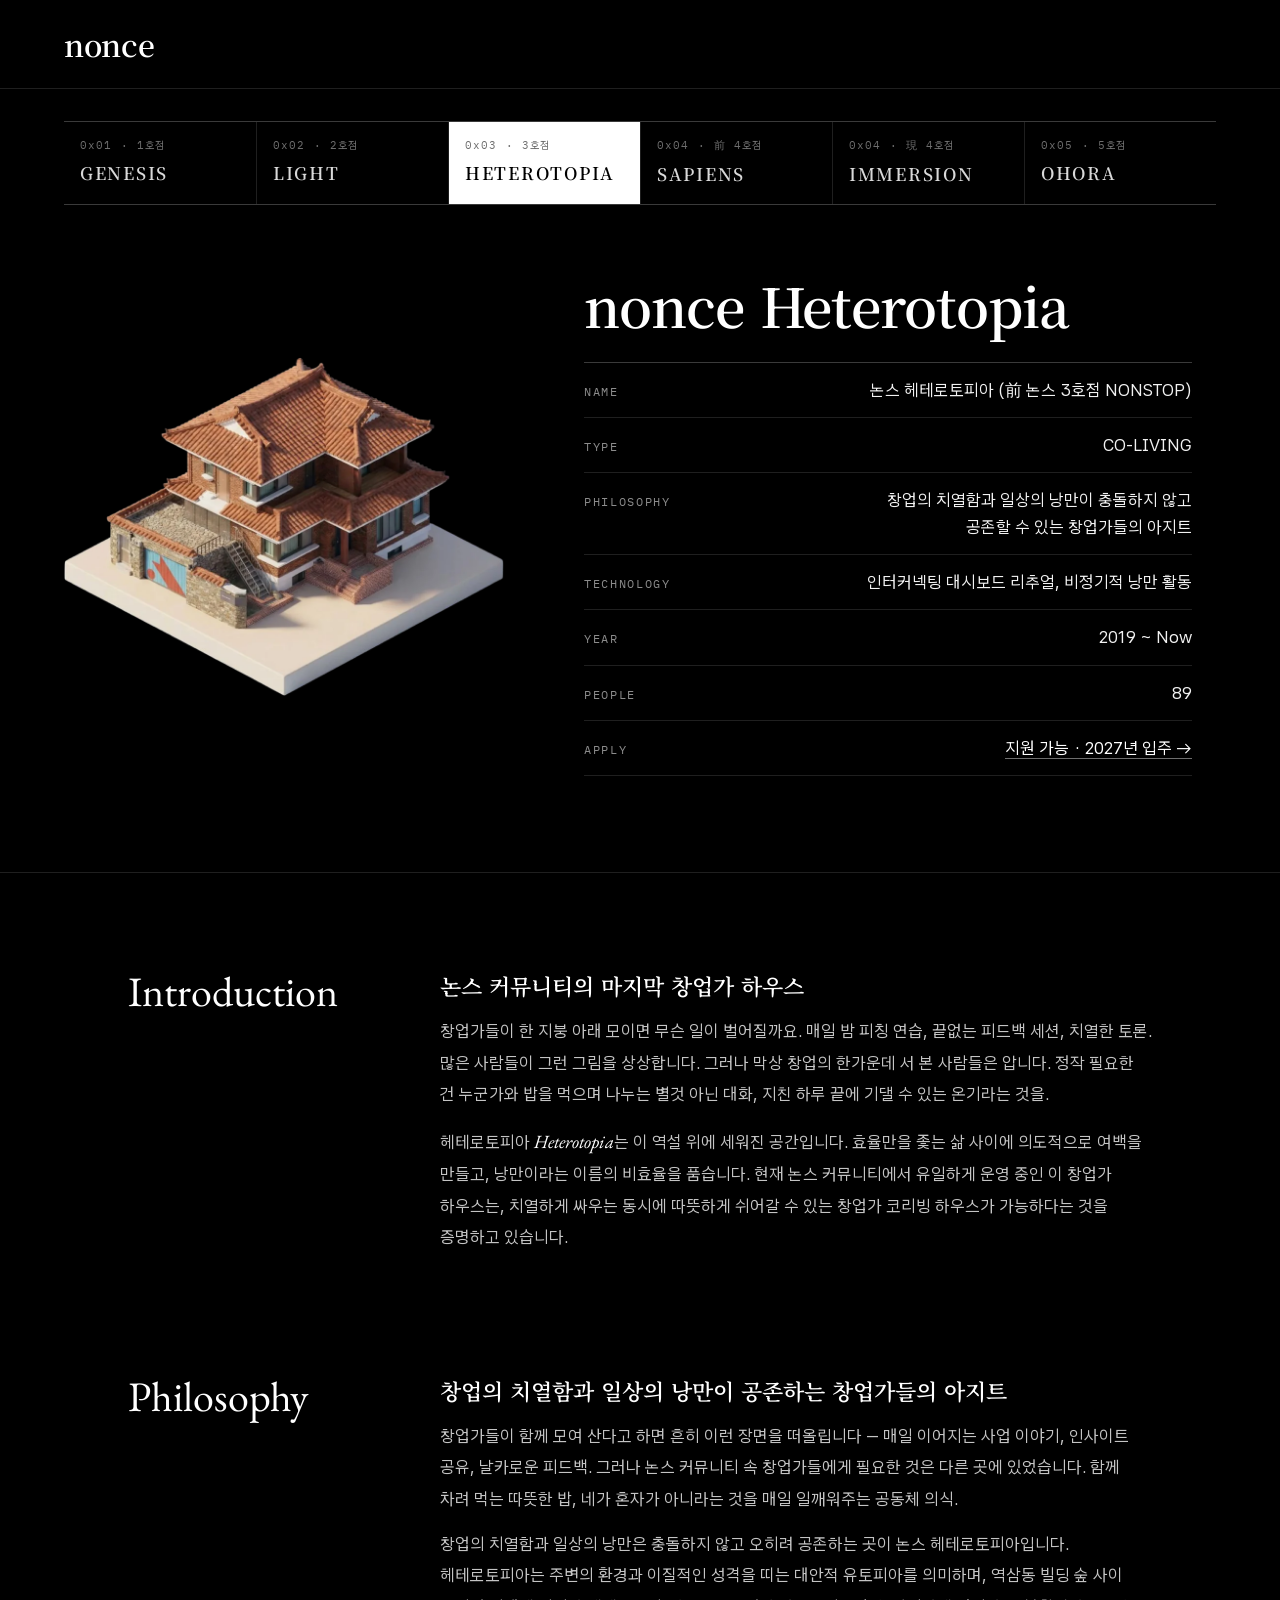
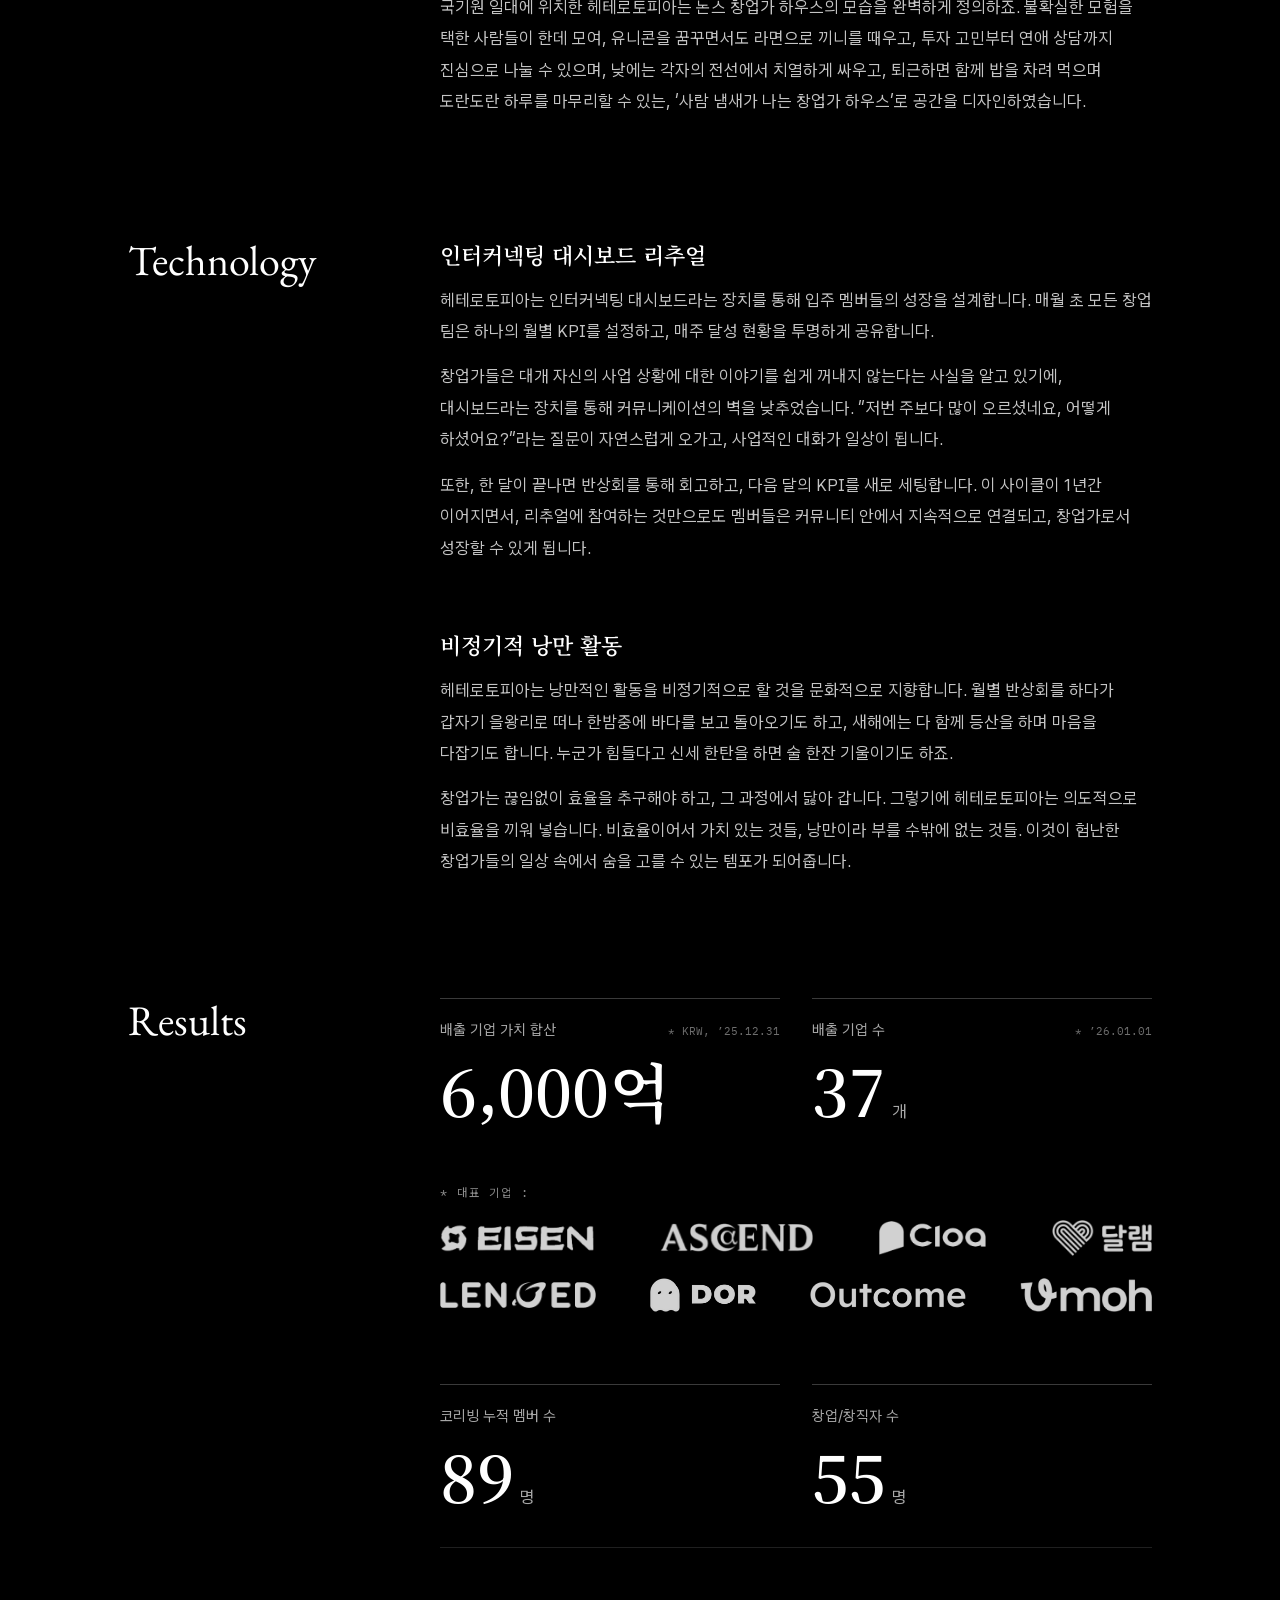
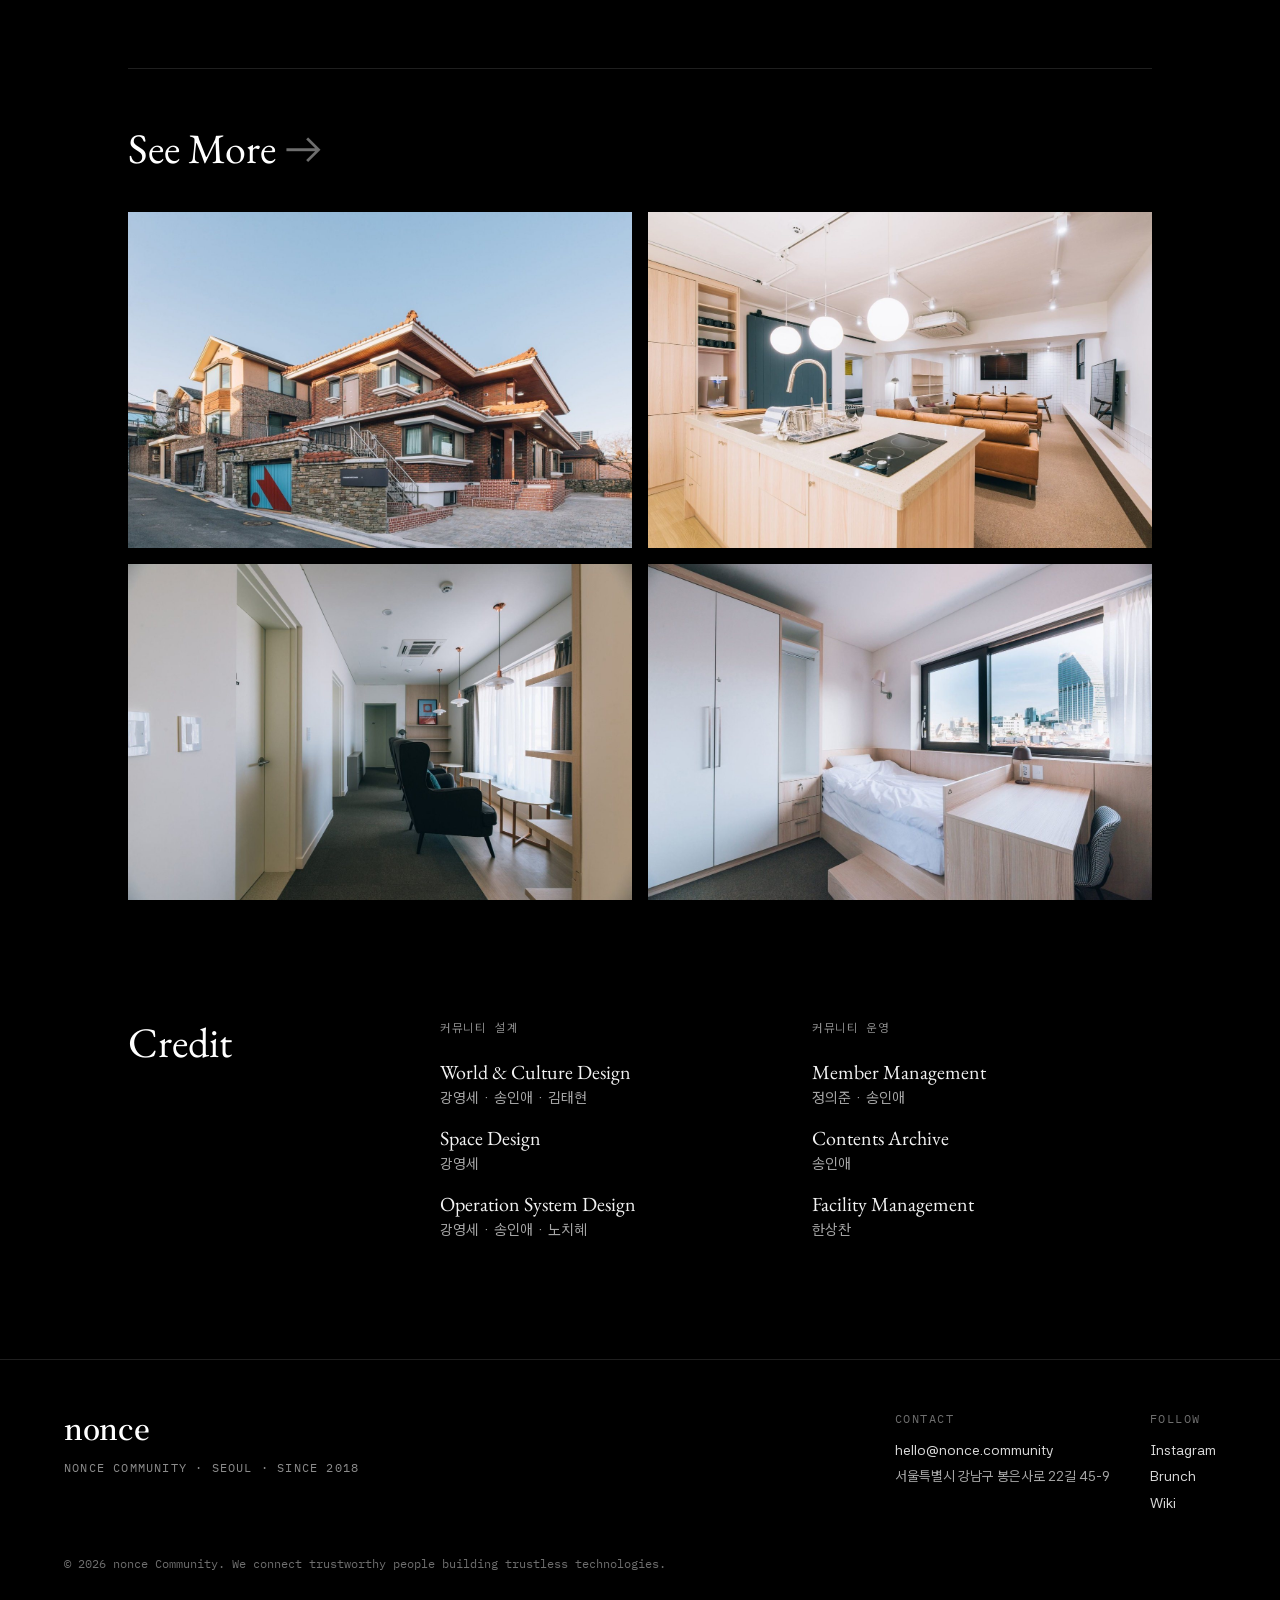
<file: heterotopia.html>
<!doctype html>
<html lang="ko">
<head>
<meta charset="utf-8">
<meta name="viewport" content="width=device-width, initial-scale=1">
<meta name="format-detection" content="telephone=no, date=no, address=no, email=no">
<title>nonce Heterotopia — 논스 헤테로토피아 (前 논스 3호점 NONSTOP) | nonce</title>
<meta name="description" content="창업가들이 한 지붕 아래 모이면 무슨 일이 벌어질까요. 매일 밤 피칭 연습, 끝없는 피드백 세션, 치열한 토론. 많은 사람들이 그런 그림을 상상합니다. 그러나 막상 창업의 한가운데 서 본 사람들은…">
<meta name="theme-color" content="#000000">
<link rel="canonical" href="https://nonce.community/heterotopia">
<meta property="og:type" content="website">
<meta property="og:site_name" content="nonce community">
<meta property="og:title" content="nonce Heterotopia — 논스 헤테로토피아 (前 논스 3호점 NONSTOP) | nonce">
<meta property="og:description" content="창업가들이 한 지붕 아래 모이면 무슨 일이 벌어질까요. 매일 밤 피칭 연습, 끝없는 피드백 세션, 치열한 토론. 많은 사람들이 그런 그림을 상상합니다. 그러나 막상 창업의 한가운데 서 본 사람들은…">
<meta property="og:url" content="https://nonce.community/heterotopia">
<meta property="og:image" content="https://nonce.community/img/heterotopia/building.webp">
<meta name="twitter:card" content="summary_large_image">
<link rel="icon" href="data:image/svg+xml,%3Csvg xmlns='http://www.w3.org/2000/svg' viewBox='0 0 64 64'%3E%3Crect width='64' height='64' fill='%23000'/%3E%3Ctext x='32' y='44' font-family='Georgia,serif' font-size='40' font-weight='700' fill='%23fff' text-anchor='middle'%3En%3C/text%3E%3C/svg%3E">
<link rel="preconnect" href="https://fonts.googleapis.com">
<link rel="preconnect" href="https://fonts.gstatic.com" crossorigin>
<link rel="stylesheet" href="https://fonts.googleapis.com/css2?family=EB+Garamond:ital,wght@0,400;0,500;1,400;1,500&amp;family=Noto+Serif+KR:wght@400;600&amp;family=IBM+Plex+Mono:wght@400;500&amp;family=Asta+Sans:wght@400;500;600&amp;display=swap">
<link rel="stylesheet" href="css/site.css">
</head>
<body class="dark house">
<a class="skip" href="#content">본문으로 건너뛰기</a>

<header class="lt-header">
<a class="logo" href="/" aria-label="nonce 메인으로">nonce</a>
<button type="button" class="lt-menu" aria-label="호점 목록" aria-expanded="false" aria-controls="camps"><svg class="i-open" aria-hidden="true" width="20" height="20" viewBox="0 0 20 20" fill="none" stroke="currentColor" stroke-width="1.5" stroke-linecap="round"><path d="M3 6h14M3 10h14M3 14h14"/></svg><svg class="i-close" aria-hidden="true" width="20" height="20" viewBox="0 0 20 20" fill="none" stroke="currentColor" stroke-width="1.5" stroke-linecap="round"><path d="M5 5l10 10M15 5L5 15"/></svg></button>
</header>
<nav class="tabs" id="camps" aria-label="베이스캠프 호점" data-open="false">
<a class="tab" href="/genesis"><span class="k">0x01 · 1호점</span><span class="t">GENESIS</span></a>
<a class="tab" href="/lighthouse"><span class="k">0x02 · 2호점</span><span class="t">LIGHT</span></a>
<span class="tab" aria-current="page"><span class="k">0x03 · 3호점</span><span class="t">HETEROTOPIA</span></span>
<a class="tab" href="/sapiens"><span class="k">0x04 · 前 4호점</span><span class="t">SAPIENS</span></a>
<a class="tab" href="/immersion"><span class="k">0x04 · 現 4호점</span><span class="t">IMMERSION</span></a>
<a class="tab" href="/ohora"><span class="k">0x05 · 5호점</span><span class="t">OHORA</span></a>
</nav>
<main id="content">
<section class="lt-hero" aria-labelledby="g-title">
<div class="in">
<img class="bld" src="img/heterotopia/building.webp" alt="논스 헤테로토피아 건물 아이소메트릭 일러스트 — 기와지붕을 얹은 붉은 벽돌 2층 주택" width="900" height="694" decoding="async">
<div class="info">
<h1 id="g-title">nonce Heterotopia</h1>
<dl class="itable">
<div><dt>NAME</dt><dd>논스 헤테로토피아 (前 논스 3호점 NONSTOP)</dd></div>
<div><dt>TYPE</dt><dd>CO-LIVING</dd></div>
<div><dt>PHILOSOPHY</dt><dd>창업의 치열함과 일상의 낭만이 충돌하지 않고<br>공존할 수 있는 창업가들의 아지트</dd></div>
<div><dt>TECHNOLOGY</dt><dd><span class="tw">인터커넥팅 대시보드 리추얼, 비정기적 낭만 활동</span><span class="tm">인터커넥팅 대시보드 리추얼<br>비정기적 낭만 활동</span></dd></div>
<div><dt>YEAR</dt><dd>2019 ~ Now</dd></div>
<div><dt>PEOPLE</dt><dd>89</dd></div>
<div><dt>APPLY</dt><dd><a class="st on" href="/apply?house=heterotopia">지원 가능 · 2027년 입주 <span aria-hidden="true">→</span></a></dd></div>
</dl>
</div>
</div>
</section>
<div class="lt-body">
<section class="lsec center" aria-labelledby="s-intro">
<h2 id="s-intro">Introduction</h2>
<div class="c">
<div class="blk">
<h3><span>논스 커뮤니티의 마지막 창업가 하우스</span></h3>
<p>창업가들이 한 지붕 아래 모이면 무슨 일이 벌어질까요. 매일 밤 피칭 연습, 끝없는 피드백 세션, 치열한 토론. 많은 사람들이 그런 그림을 상상합니다. 그러나 막상 창업의 한가운데 서 본 사람들은 압니다. 정작 필요한 건 누군가와 밥을 먹으며 나누는 별것 아닌 대화, 지친 하루 끝에 기댈 수 있는 온기라는 것을.</p>
<p>헤테로토피아 <i lang="en" class="red">Heterotopia</i>는 이 역설 위에 세워진 공간입니다. 효율만을 좇는 삶 사이에 의도적으로 여백을 만들고, 낭만이라는 이름의 비효율을 품습니다. 현재 논스 커뮤니티에서 유일하게 운영 중인 이 창업가 하우스는, 치열하게 싸우는 동시에 따뜻하게 쉬어갈 수 있는 창업가 코리빙 하우스가 가능하다는 것을 증명하고 있습니다.</p>
</div>
</div>
</section>
<div class="sq" aria-hidden="true"></div>
<section class="lsec center" aria-labelledby="s-philo">
<h2 id="s-philo">Philosophy</h2>
<div class="c">
<div class="blk">
<h3><span>창업의 치열함과 일상의 낭만이 공존하는 창업가들의 아지트</span></h3>
<p>창업가들이 함께 모여 산다고 하면 흔히 이런 장면을 떠올립니다 — 매일 이어지는 사업 이야기, 인사이트 공유, 날카로운 피드백. 그러나 논스 커뮤니티 속 창업가들에게 필요한 것은 다른 곳에 있었습니다. 함께 차려 먹는 따뜻한 밥, 네가 혼자가 아니라는 것을 매일 일깨워주는 공동체 의식.</p>
<p>창업의 치열함과 일상의 낭만은 충돌하지 않고 오히려 공존하는 곳이 논스 헤테로토피아입니다. 헤테로토피아는 주변의 환경과 이질적인 성격을 띠는 대안적 유토피아를 의미하며, 역삼동 빌딩 숲 사이 국기원 일대에 위치한 헤테로토피아는 논스 창업가 하우스의 모습을 완벽하게 정의하죠. 불확실한 모험을 택한 사람들이 한데 모여, 유니콘을 꿈꾸면서도 라면으로 끼니를 때우고, 투자 고민부터 연애 상담까지 진심으로 나눌 수 있으며, 낮에는 각자의 전선에서 치열하게 싸우고, 퇴근하면 함께 밥을 차려 먹으며 도란도란 하루를 마무리할 수 있는, ‘사람 냄새가 나는 창업가 하우스’로 공간을 디자인하였습니다.</p>
</div>
</div>
</section>
<div class="sq" aria-hidden="true"></div>
<section class="lsec center" aria-labelledby="s-tech">
<h2 id="s-tech">Technology</h2>
<div class="c">
<div class="blk">
<h3><span>인터커넥팅 대시보드 리추얼</span></h3>
<p>헤테로토피아는 인터커넥팅 대시보드라는 장치를 통해 입주 멤버들의 성장을 설계합니다. 매월 초 모든 창업 팀은 하나의 월별 KPI를 설정하고, 매주 달성 현황을 투명하게 공유합니다.</p>
<p>창업가들은 대개 자신의 사업 상황에 대한 이야기를 쉽게 꺼내지 않는다는 사실을 알고 있기에, 대시보드라는 장치를 통해 커뮤니케이션의 벽을 낮추었습니다. “저번 주보다 많이 오르셨네요, 어떻게 하셨어요?”라는 질문이 자연스럽게 오가고, 사업적인 대화가 일상이 됩니다.</p>
<p>또한, 한 달이 끝나면 반상회를 통해 회고하고, 다음 달의 KPI를 새로 세팅합니다. 이 사이클이 1년간 이어지면서, 리추얼에 참여하는 것만으로도 멤버들은 커뮤니티 안에서 지속적으로 연결되고, 창업가로서 성장할 수 있게 됩니다.</p>
</div>
<div class="blk">
<h3><span>비정기적 낭만 활동</span></h3>
<p>헤테로토피아는 낭만적인 활동을 비정기적으로 할 것을 문화적으로 지향합니다. 월별 반상회를 하다가 갑자기 을왕리로 떠나 한밤중에 바다를 보고 돌아오기도 하고, 새해에는 다 함께 등산을 하며 마음을 다잡기도 합니다. 누군가 힘들다고 신세 한탄을 하면 술 한잔 기울이기도 하죠.</p>
<p>창업가는 끊임없이 효율을 추구해야 하고, 그 과정에서 닳아 갑니다. 그렇기에 헤테로토피아는 의도적으로 비효율을 끼워 넣습니다. 비효율이어서 가치 있는 것들, 낭만이라 부를 수밖에 없는 것들. 이것이 험난한 창업가들의 일상 속에서 숨을 고를 수 있는 템포가 되어줍니다.</p>
</div>
</div>
</section>
<div class="sq" aria-hidden="true"></div>
<section class="lsec results" aria-labelledby="s-res">
<h2 id="s-res">Results</h2>
<div class="c">
<div class="sgrid">
<div class="lstat" style="--nm: 34px"><div class="h"><span class="l">배출 기업 가치 합산</span><span class="note">* KRW, ’25.12.31</span></div><div class="v"><span class="num">6,000억</span></div></div>
<div class="lstat"><div class="h"><span class="l">배출 기업 수</span><span class="note">* ’26.01.01</span></div><div class="v"><span class="num">37</span><span class="u">개</span></div></div>
</div>
<div class="logoblk">
<span class="lab">* 대표 기업 :</span>
<ul class="logos" aria-label="배출 기업">
<li><img src="img/logos/eisen.png" alt="EISEN" width="364" height="71" loading="lazy" style="--h: 30px; --hm: 18px"></li>
<li><img src="img/logos/ascend.png" alt="ASCEND" width="316" height="60" loading="lazy" style="--h: 29px; --hm: 17px"></li>
<li><img src="img/logos/cloa.png" alt="Cloa" width="263" height="84" loading="lazy" style="--h: 34px; --hm: 20px"></li>
<li><img src="img/logos/dalraem.png" alt="달램" width="228" height="82" loading="lazy" style="--h: 36px; --hm: 22px"></li>
<li><img src="img/logos/lensed.png" alt="LENSED" width="342" height="57" loading="lazy" style="--h: 26px; --hm: 16px"></li>
<li><img src="img/logos/dor.png" alt="DOR" width="206" height="66" loading="lazy" style="--h: 34px; --hm: 20px"></li>
<li><img src="img/logos/outcome.png" alt="Outcome" width="311" height="52" loading="lazy" style="--h: 26px; --hm: 16px"></li>
<li><img src="img/logos/moh.png" alt="moh" width="179" height="46" loading="lazy" style="--h: 34px; --hm: 20px"></li>
</ul>
</div>
<div class="sgrid b">
<div class="lstat"><div class="h"><span class="l">코리빙 누적 멤버 수</span></div><div class="v"><span class="num">89</span><span class="u">명</span></div></div>
<div class="lstat"><div class="h"><span class="l">창업/창직자 수</span></div><div class="v"><span class="num">55</span><span class="u">명</span></div></div>
</div>
</div>
</section>
<section class="more" aria-labelledby="s-more">
<h2 id="s-more">See More <span class="arw" aria-hidden="true">→</span></h2>
<div class="photos">
<img src="img/heterotopia/exterior.jpg" alt="논스 헤테로토피아 외관 — 골목길에 선 붉은 벽돌 주택" width="1400" height="934" loading="lazy" decoding="async" style="--mo: 0">
<img src="img/heterotopia/kitchen.jpg" alt="아일랜드 주방과 소파가 있는 공용 거실" width="1400" height="935" loading="lazy" decoding="async" style="--mo: 1">
<img src="img/heterotopia/hall.jpg" alt="창가 의자와 선반이 놓인 밝은 복도" width="1400" height="935" loading="lazy" decoding="async" style="--mo: 2">
<img src="img/heterotopia/room.jpg" alt="침대와 책상이 놓인 개인실, 창밖으로 보이는 빌딩" width="1400" height="935" loading="lazy" decoding="async" style="--mo: 3">
</div>
</section>
<section class="lsec credits" aria-labelledby="s-credit">
<h2 id="s-credit">Credit</h2>
<div class="c">
<div class="credit">
<div class="grp">
<h3>커뮤니티 설계</h3>
<div class="p"><span lang="en" class="r">World &amp; Culture Design</span><span class="n">강영세 · 송인애 · 김태현</span></div>
<div class="p"><span lang="en" class="r">Space Design</span><span class="n">강영세</span></div>
<div class="p"><span lang="en" class="r">Operation System Design</span><span class="n">강영세 · 송인애 · 노치혜</span></div>
</div>
<div class="grp">
<h3>커뮤니티 운영</h3>
<div class="p"><span lang="en" class="r">Member Management</span><span class="n">정의준 · 송인애</span></div>
<div class="p"><span lang="en" class="r">Contents Archive</span><span class="n">송인애</span></div>
<div class="p"><span lang="en" class="r">Facility Management</span><span class="n">한상찬</span></div>
</div>
</div>
</div>
</section>
</div>
</main>
<footer class="site-footer">
<div class="row">
<div class="brand">
<a class="logo" href="/" aria-label="nonce 메인으로">nonce</a>
<span class="mono-label" style="letter-spacing: 0.1em">NONCE COMMUNITY · SEOUL · SINCE 2018</span>
</div>
<div class="cols">
<div class="col">
<span class="mono-label">CONTACT</span>
<a href="mailto:hello@nonce.community">hello@nonce.community</a>
<span>서울특별시 강남구 봉은사로 22길 45-9</span>
</div>
<div class="col">
<span class="mono-label">FOLLOW</span>
<a href="https://www.instagram.com/nonce.community" target="_blank" rel="noopener">Instagram</a>
<a href="https://brunch.co.kr/@nonce" target="_blank" rel="noopener">Brunch</a>
<a href="https://namu.wiki/w/%EB%85%BC%EC%8A%A4" target="_blank" rel="noopener">Wiki</a>
</div>
</div>
</div>
<p class="legal">© 2026 nonce Community. We connect trustworthy people building trustless technologies.</p>
</footer>
<script src="js/main.js" defer></script>
</body>
</html>
</file>
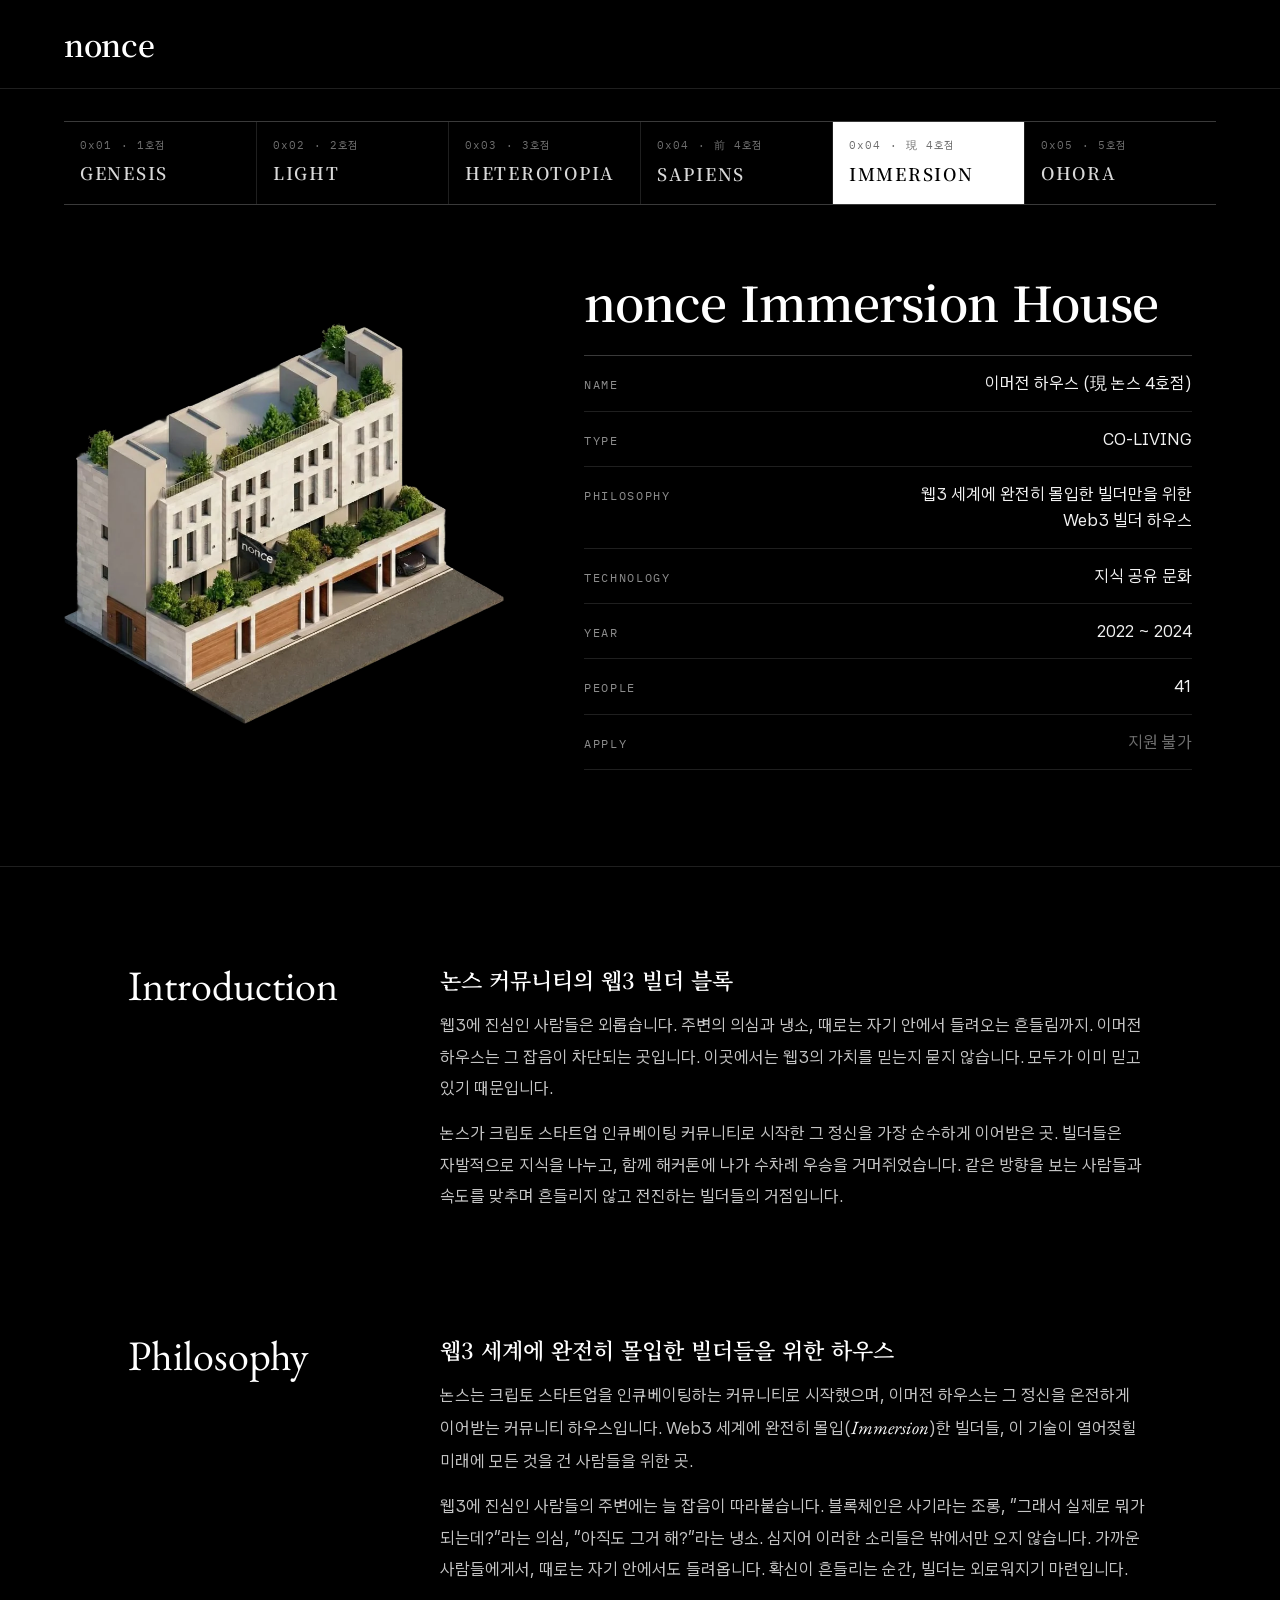
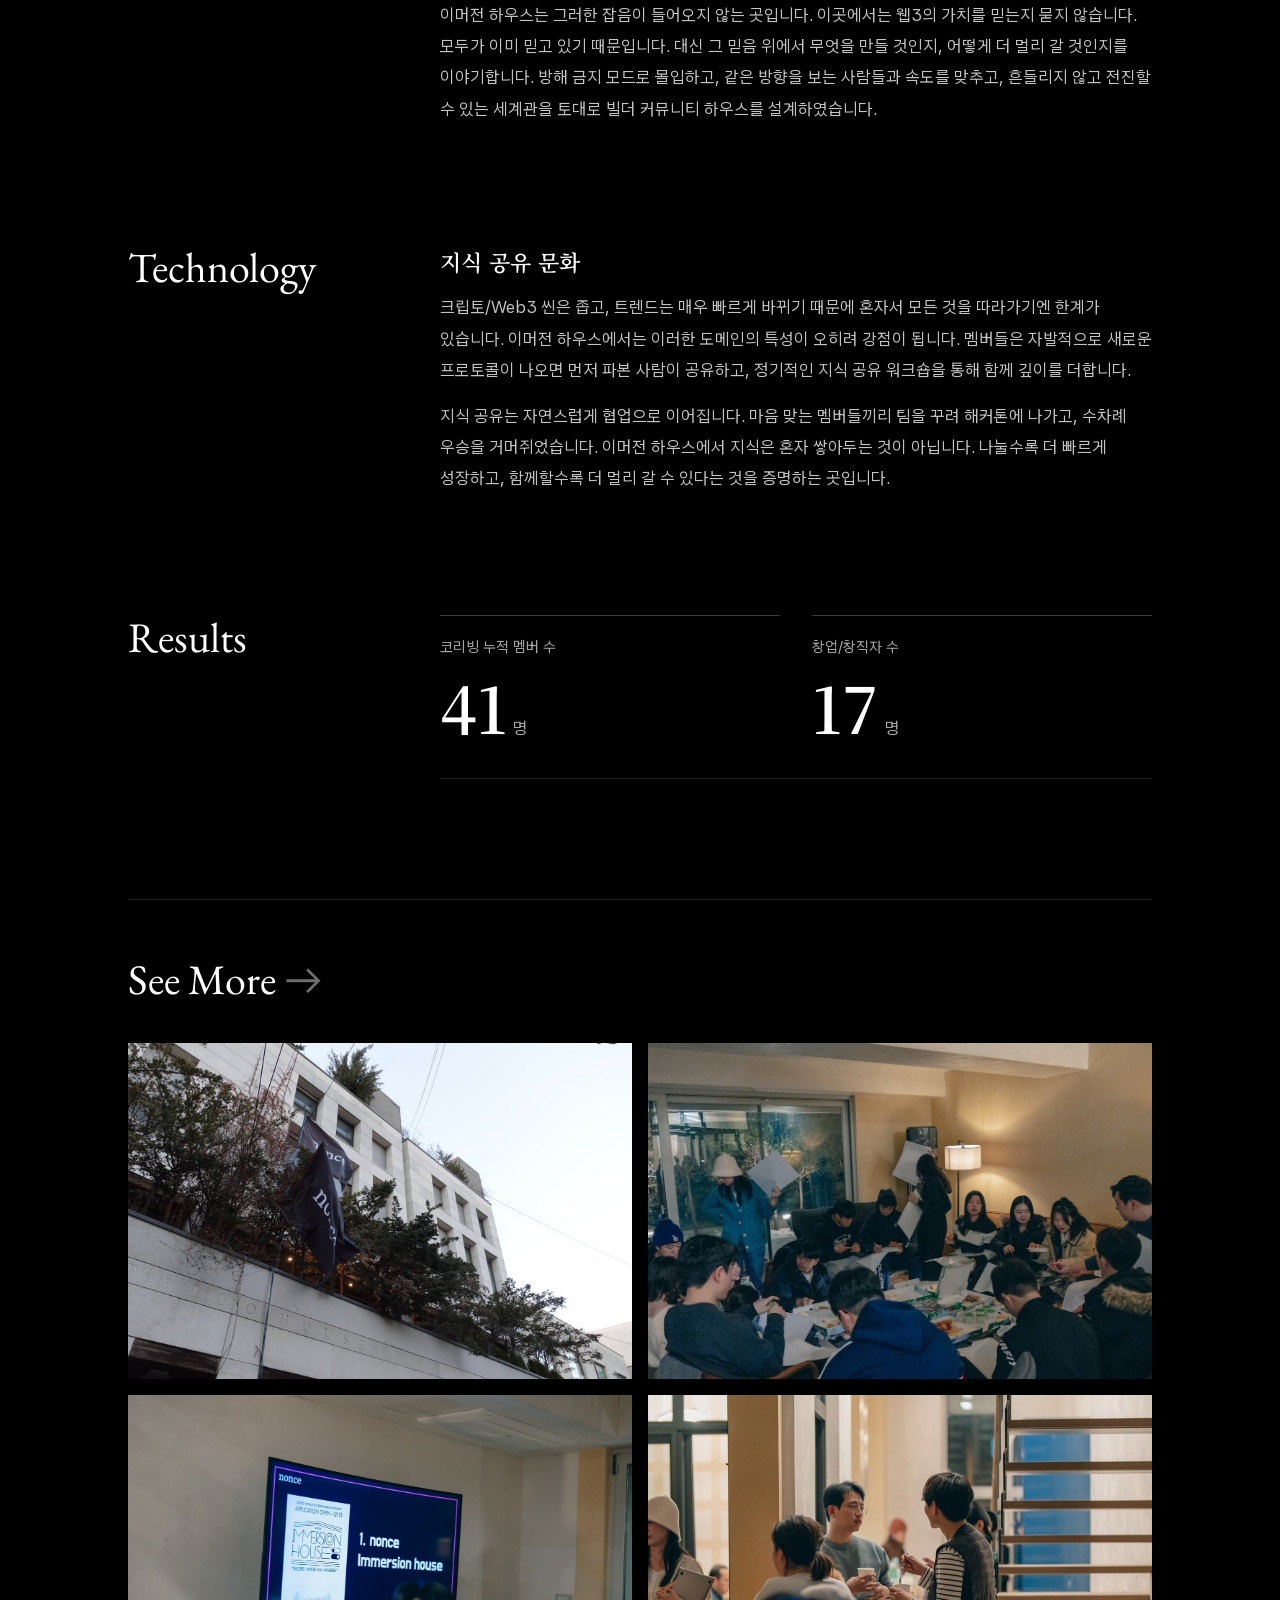
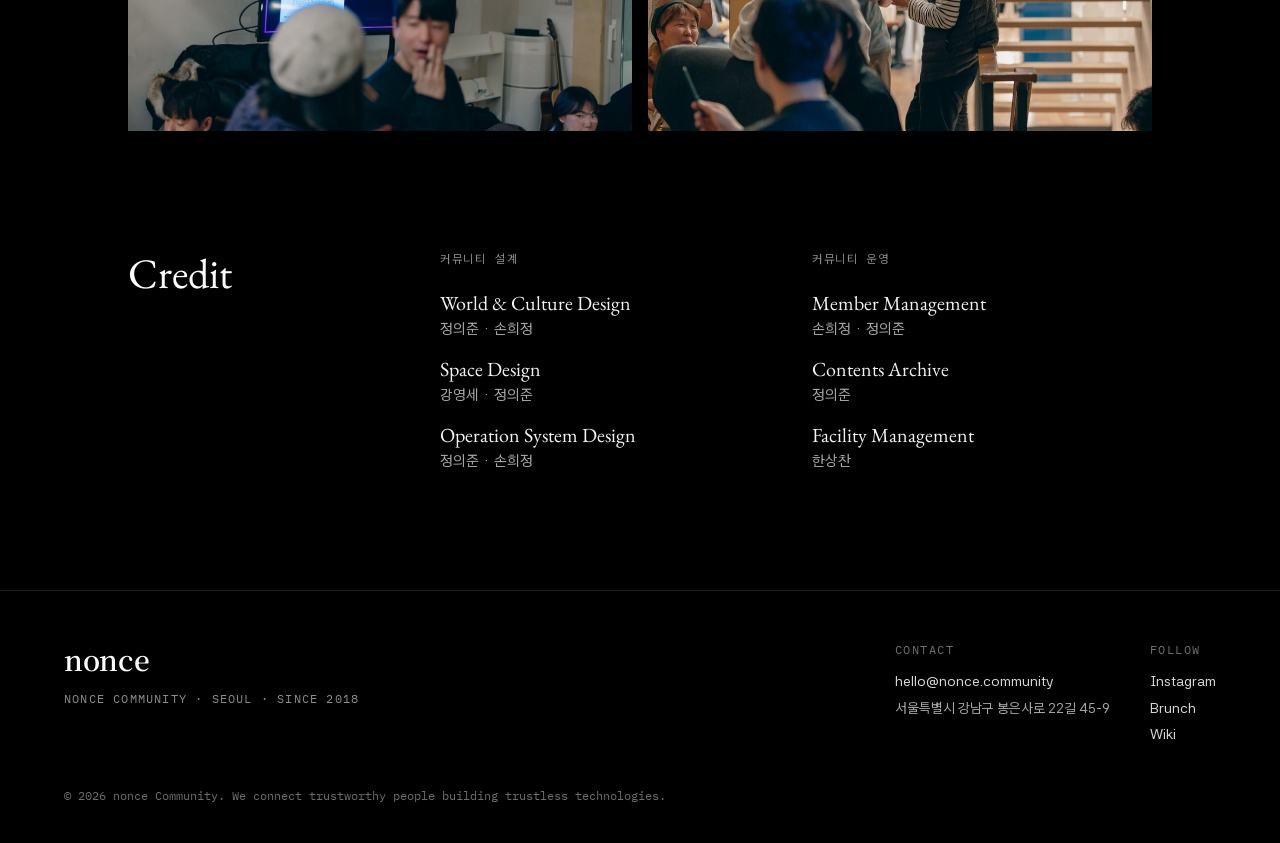
<file: immersion.html>
<!doctype html>
<html lang="ko">
<head>
<meta charset="utf-8">
<meta name="viewport" content="width=device-width, initial-scale=1">
<meta name="format-detection" content="telephone=no, date=no, address=no, email=no">
<title>nonce Immersion House — 이머전 하우스 (現 논스 4호점) | nonce</title>
<meta name="description" content="웹3에 진심인 사람들은 외롭습니다. 주변의 의심과 냉소, 때로는 자기 안에서 들려오는 흔들림까지. 이머전 하우스는 그 잡음이 차단되는 곳입니다. 이곳에서는 웹3의 가치를 믿는지 묻지 않습니다. 모두…">
<meta name="theme-color" content="#000000">
<link rel="canonical" href="https://nonce.community/immersion">
<meta property="og:type" content="website">
<meta property="og:site_name" content="nonce community">
<meta property="og:title" content="nonce Immersion House — 이머전 하우스 (現 논스 4호점) | nonce">
<meta property="og:description" content="웹3에 진심인 사람들은 외롭습니다. 주변의 의심과 냉소, 때로는 자기 안에서 들려오는 흔들림까지. 이머전 하우스는 그 잡음이 차단되는 곳입니다. 이곳에서는 웹3의 가치를 믿는지 묻지 않습니다. 모두…">
<meta property="og:url" content="https://nonce.community/immersion">
<meta property="og:image" content="https://nonce.community/img/immersion/building.webp">
<meta name="twitter:card" content="summary_large_image">
<link rel="icon" href="data:image/svg+xml,%3Csvg xmlns='http://www.w3.org/2000/svg' viewBox='0 0 64 64'%3E%3Crect width='64' height='64' fill='%23000'/%3E%3Ctext x='32' y='44' font-family='Georgia,serif' font-size='40' font-weight='700' fill='%23fff' text-anchor='middle'%3En%3C/text%3E%3C/svg%3E">
<link rel="preconnect" href="https://fonts.googleapis.com">
<link rel="preconnect" href="https://fonts.gstatic.com" crossorigin>
<link rel="stylesheet" href="https://fonts.googleapis.com/css2?family=EB+Garamond:ital,wght@0,400;0,500;1,400;1,500&amp;family=Noto+Serif+KR:wght@400;600&amp;family=IBM+Plex+Mono:wght@400;500&amp;family=Asta+Sans:wght@400;500;600&amp;display=swap">
<link rel="stylesheet" href="css/site.css">
</head>
<body class="dark house">
<a class="skip" href="#content">본문으로 건너뛰기</a>

<header class="lt-header">
<a class="logo" href="/" aria-label="nonce 메인으로">nonce</a>
<button type="button" class="lt-menu" aria-label="호점 목록" aria-expanded="false" aria-controls="camps"><svg class="i-open" aria-hidden="true" width="20" height="20" viewBox="0 0 20 20" fill="none" stroke="currentColor" stroke-width="1.5" stroke-linecap="round"><path d="M3 6h14M3 10h14M3 14h14"/></svg><svg class="i-close" aria-hidden="true" width="20" height="20" viewBox="0 0 20 20" fill="none" stroke="currentColor" stroke-width="1.5" stroke-linecap="round"><path d="M5 5l10 10M15 5L5 15"/></svg></button>
</header>
<nav class="tabs" id="camps" aria-label="베이스캠프 호점" data-open="false">
<a class="tab" href="/genesis"><span class="k">0x01 · 1호점</span><span class="t">GENESIS</span></a>
<a class="tab" href="/lighthouse"><span class="k">0x02 · 2호점</span><span class="t">LIGHT</span></a>
<a class="tab" href="/heterotopia"><span class="k">0x03 · 3호점</span><span class="t">HETEROTOPIA</span></a>
<a class="tab" href="/sapiens"><span class="k">0x04 · 前 4호점</span><span class="t">SAPIENS</span></a>
<span class="tab" aria-current="page"><span class="k">0x04 · 現 4호점</span><span class="t">IMMERSION</span></span>
<a class="tab" href="/ohora"><span class="k">0x05 · 5호점</span><span class="t">OHORA</span></a>
</nav>
<main id="content">
<section class="lt-hero" aria-labelledby="g-title">
<div class="in">
<img class="bld" src="img/immersion/building.webp" alt="논스 이머전 하우스 건물 아이소메트릭 일러스트 — 옥상과 테라스에 나무를 심은 흰 석재 4층 건물" width="818" height="747" decoding="async">
<div class="info">
<h1 id="g-title" style="--tsize: 48px">nonce Immersion House</h1>
<dl class="itable">
<div><dt>NAME</dt><dd>이머전 하우스 (現 논스 4호점)</dd></div>
<div><dt>TYPE</dt><dd>CO-LIVING</dd></div>
<div><dt>PHILOSOPHY</dt><dd>웹3 세계에 완전히 몰입한 빌더만을 위한<br>Web3 빌더 하우스</dd></div>
<div><dt>TECHNOLOGY</dt><dd><span class="tw">지식 공유 문화</span><span class="tm">지식 공유 문화</span></dd></div>
<div><dt>YEAR</dt><dd>2022 ~ 2024</dd></div>
<div><dt>PEOPLE</dt><dd>41</dd></div>
<div><dt>APPLY</dt><dd class="st off">지원 불가</dd></div>
</dl>
</div>
</div>
</section>
<div class="lt-body">
<section class="lsec center" aria-labelledby="s-intro">
<h2 id="s-intro">Introduction</h2>
<div class="c">
<div class="blk">
<h3><span>논스 커뮤니티의 웹3 빌더 블록</span></h3>
<p>웹3에 진심인 사람들은 외롭습니다. 주변의 의심과 냉소, 때로는 자기 안에서 들려오는 흔들림까지. 이머전 하우스는 그 잡음이 차단되는 곳입니다. 이곳에서는 웹3의 가치를 믿는지 묻지 않습니다. 모두가 이미 믿고 있기 때문입니다.</p>
<p>논스가 크립토 스타트업 인큐베이팅 커뮤니티로 시작한 그 정신을 가장 순수하게 이어받은 곳. 빌더들은 자발적으로 지식을 나누고, 함께 해커톤에 나가 수차례 우승을 거머쥐었습니다. 같은 방향을 보는 사람들과 속도를 맞추며 흔들리지 않고 전진하는 빌더들의 거점입니다.</p>
</div>
</div>
</section>
<div class="sq" aria-hidden="true"></div>
<section class="lsec center" aria-labelledby="s-philo">
<h2 id="s-philo">Philosophy</h2>
<div class="c">
<div class="blk">
<h3><span>웹3 세계에 완전히 몰입한 빌더들을 위한 하우스</span></h3>
<p>논스는 크립토 스타트업을 인큐베이팅하는 커뮤니티로 시작했으며, 이머전 하우스는 그 정신을 온전하게 이어받는 커뮤니티 하우스입니다. Web3 세계에 완전히 몰입(<i lang="en" class="red">Immersion</i>)한 빌더들, 이 기술이 열어젖힐 미래에 모든 것을 건 사람들을 위한 곳.</p>
<p>웹3에 진심인 사람들의 주변에는 늘 잡음이 따라붙습니다. 블록체인은 사기라는 조롱, “그래서 실제로 뭐가 되는데?”라는 의심, “아직도 그거 해?”라는 냉소. 심지어 이러한 소리들은 밖에서만 오지 않습니다. 가까운 사람들에게서, 때로는 자기 안에서도 들려옵니다. 확신이 흔들리는 순간, 빌더는 외로워지기 마련입니다.</p>
<p>이머전 하우스는 그러한 잡음이 들어오지 않는 곳입니다. 이곳에서는 웹3의 가치를 믿는지 묻지 않습니다. 모두가 이미 믿고 있기 때문입니다. 대신 그 믿음 위에서 무엇을 만들 것인지, 어떻게 더 멀리 갈 것인지를 이야기합니다. 방해 금지 모드로 몰입하고, 같은 방향을 보는 사람들과 속도를 맞추고, 흔들리지 않고 전진할 수 있는 세계관을 토대로 빌더 커뮤니티 하우스를 설계하였습니다.</p>
</div>
</div>
</section>
<div class="sq" aria-hidden="true"></div>
<section class="lsec center" aria-labelledby="s-tech">
<h2 id="s-tech">Technology</h2>
<div class="c">
<div class="blk">
<h3><span>지식 공유 문화</span></h3>
<p>크립토/Web3 씬은 좁고, 트렌드는 매우 빠르게 바뀌기 때문에 혼자서 모든 것을 따라가기엔 한계가 있습니다. 이머전 하우스에서는 이러한 도메인의 특성이 오히려 강점이 됩니다. 멤버들은 자발적으로 새로운 프로토콜이 나오면 먼저 파본 사람이 공유하고, 정기적인 지식 공유 워크숍을 통해 함께 깊이를 더합니다.</p>
<p>지식 공유는 자연스럽게 협업으로 이어집니다. 마음 맞는 멤버들끼리 팀을 꾸려 해커톤에 나가고, 수차례 우승을 거머쥐었습니다. 이머전 하우스에서 지식은 혼자 쌓아두는 것이 아닙니다. 나눌수록 더 빠르게 성장하고, 함께할수록 더 멀리 갈 수 있다는 것을 증명하는 곳입니다.</p>
</div>
</div>
</section>
<div class="sq" aria-hidden="true"></div>
<section class="lsec results" aria-labelledby="s-res">
<h2 id="s-res">Results</h2>
<div class="c">
<div class="sgrid b">
<div class="lstat"><div class="h"><span class="l">코리빙 누적 멤버 수</span></div><div class="v"><span class="num">41</span><span class="u">명</span></div></div>
<div class="lstat"><div class="h"><span class="l">창업/창직자 수</span></div><div class="v"><span class="num">17</span><span class="u">명</span></div></div>
</div>
</div>
</section>
<section class="more" aria-labelledby="s-more">
<h2 id="s-more">See More <span class="arw" aria-hidden="true">→</span></h2>
<div class="photos">
<img src="img/immersion/exterior.jpg" alt="논스 깃발이 걸린 이머전 하우스 외관" width="1400" height="1045" loading="lazy" decoding="async" style="--mo: 0">
<img src="img/immersion/workshop.jpg" alt="거실에 모여 워크숍을 하는 멤버들" width="1400" height="711" loading="lazy" decoding="async" style="--mo: 1">
<img src="img/immersion/demo.jpg" alt="이머전 하우스 소개 화면 앞에서 발표하는 멤버" width="1400" height="933" loading="lazy" decoding="async" style="--mo: 2">
<img src="img/immersion/talk.jpg" alt="계단 옆에 서서 대화를 나누는 멤버들" width="933" height="1400" loading="lazy" decoding="async" style="--mo: 3">
</div>
</section>
<section class="lsec credits" aria-labelledby="s-credit">
<h2 id="s-credit">Credit</h2>
<div class="c">
<div class="credit">
<div class="grp">
<h3>커뮤니티 설계</h3>
<div class="p"><span lang="en" class="r">World &amp; Culture Design</span><span class="n">정의준 · 손희정</span></div>
<div class="p"><span lang="en" class="r">Space Design</span><span class="n">강영세 · 정의준</span></div>
<div class="p"><span lang="en" class="r">Operation System Design</span><span class="n">정의준 · 손희정</span></div>
</div>
<div class="grp">
<h3>커뮤니티 운영</h3>
<div class="p"><span lang="en" class="r">Member Management</span><span class="n">손희정 · 정의준</span></div>
<div class="p"><span lang="en" class="r">Contents Archive</span><span class="n">정의준</span></div>
<div class="p"><span lang="en" class="r">Facility Management</span><span class="n">한상찬</span></div>
</div>
</div>
</div>
</section>
</div>
</main>
<footer class="site-footer">
<div class="row">
<div class="brand">
<a class="logo" href="/" aria-label="nonce 메인으로">nonce</a>
<span class="mono-label" style="letter-spacing: 0.1em">NONCE COMMUNITY · SEOUL · SINCE 2018</span>
</div>
<div class="cols">
<div class="col">
<span class="mono-label">CONTACT</span>
<a href="mailto:hello@nonce.community">hello@nonce.community</a>
<span>서울특별시 강남구 봉은사로 22길 45-9</span>
</div>
<div class="col">
<span class="mono-label">FOLLOW</span>
<a href="https://www.instagram.com/nonce.community" target="_blank" rel="noopener">Instagram</a>
<a href="https://brunch.co.kr/@nonce" target="_blank" rel="noopener">Brunch</a>
<a href="https://namu.wiki/w/%EB%85%BC%EC%8A%A4" target="_blank" rel="noopener">Wiki</a>
</div>
</div>
</div>
<p class="legal">© 2026 nonce Community. We connect trustworthy people building trustless technologies.</p>
</footer>
<script src="js/main.js" defer></script>
</body>
</html>
</file>
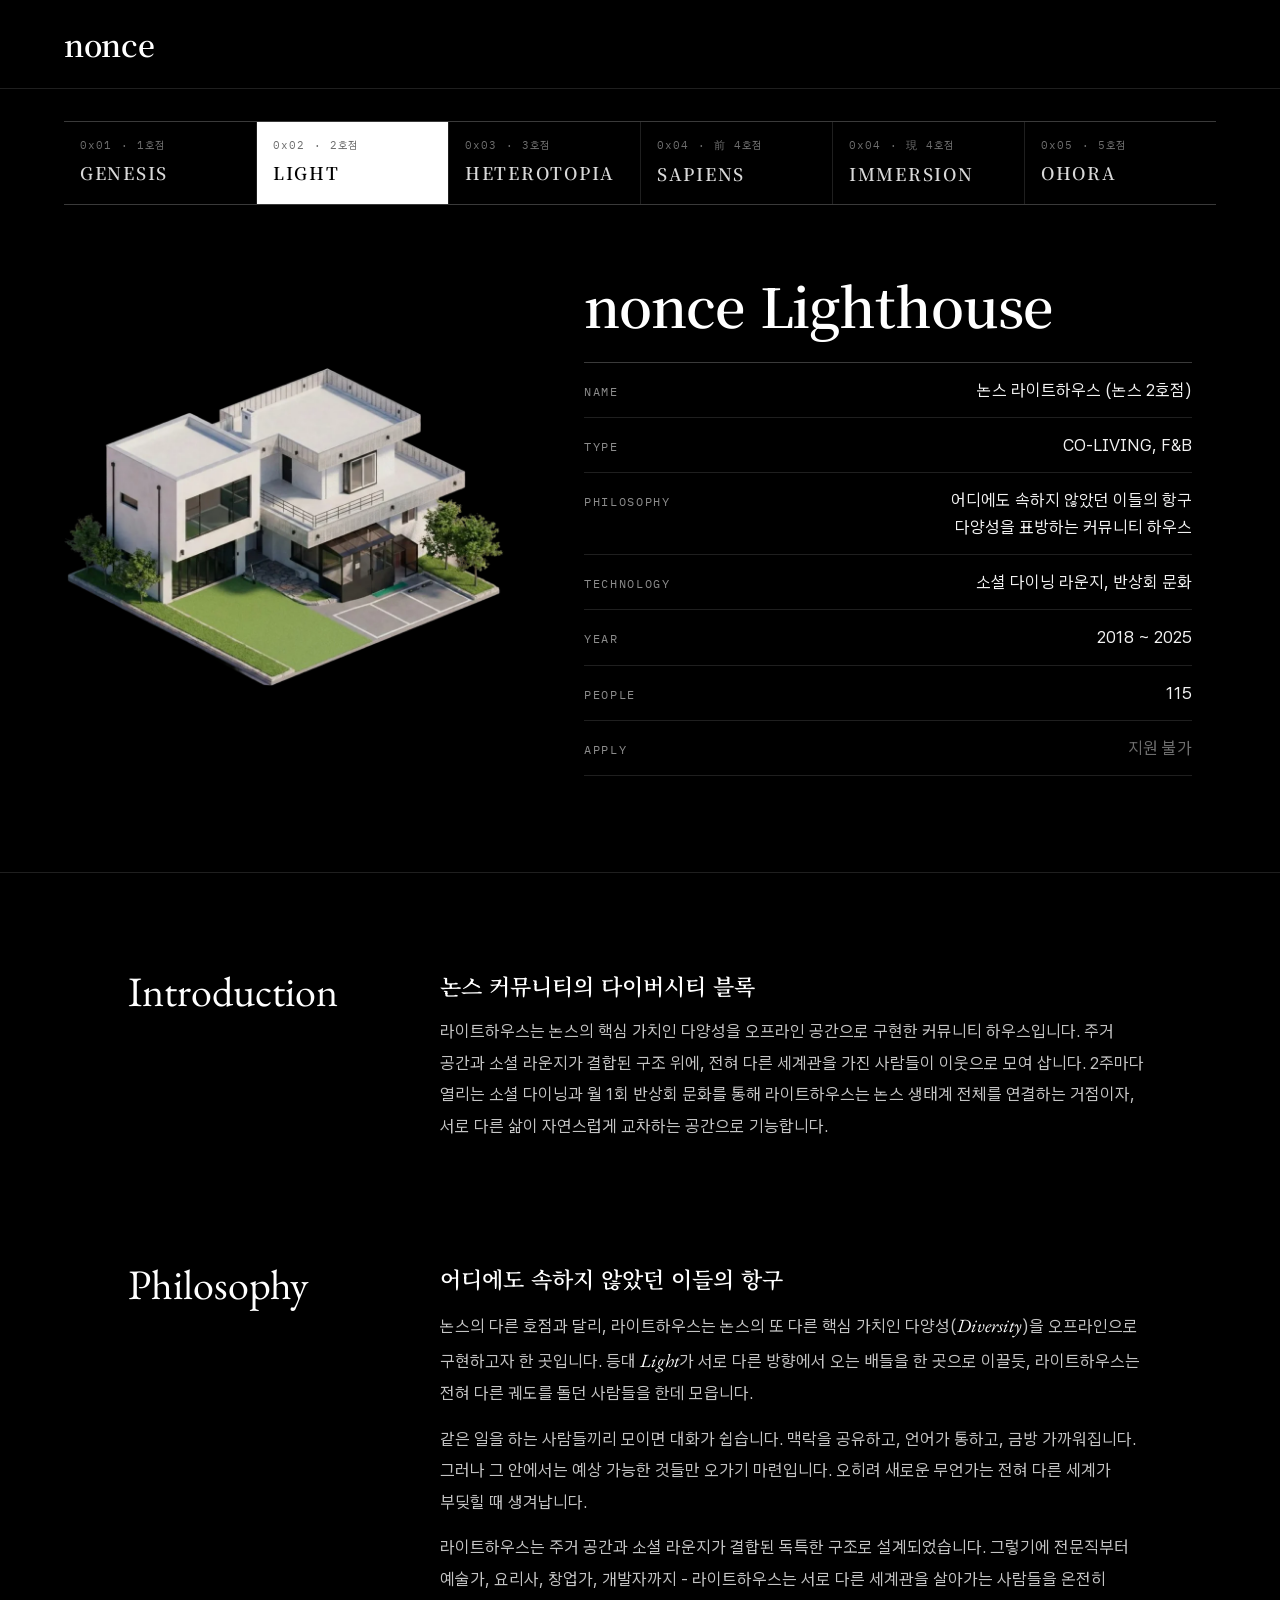
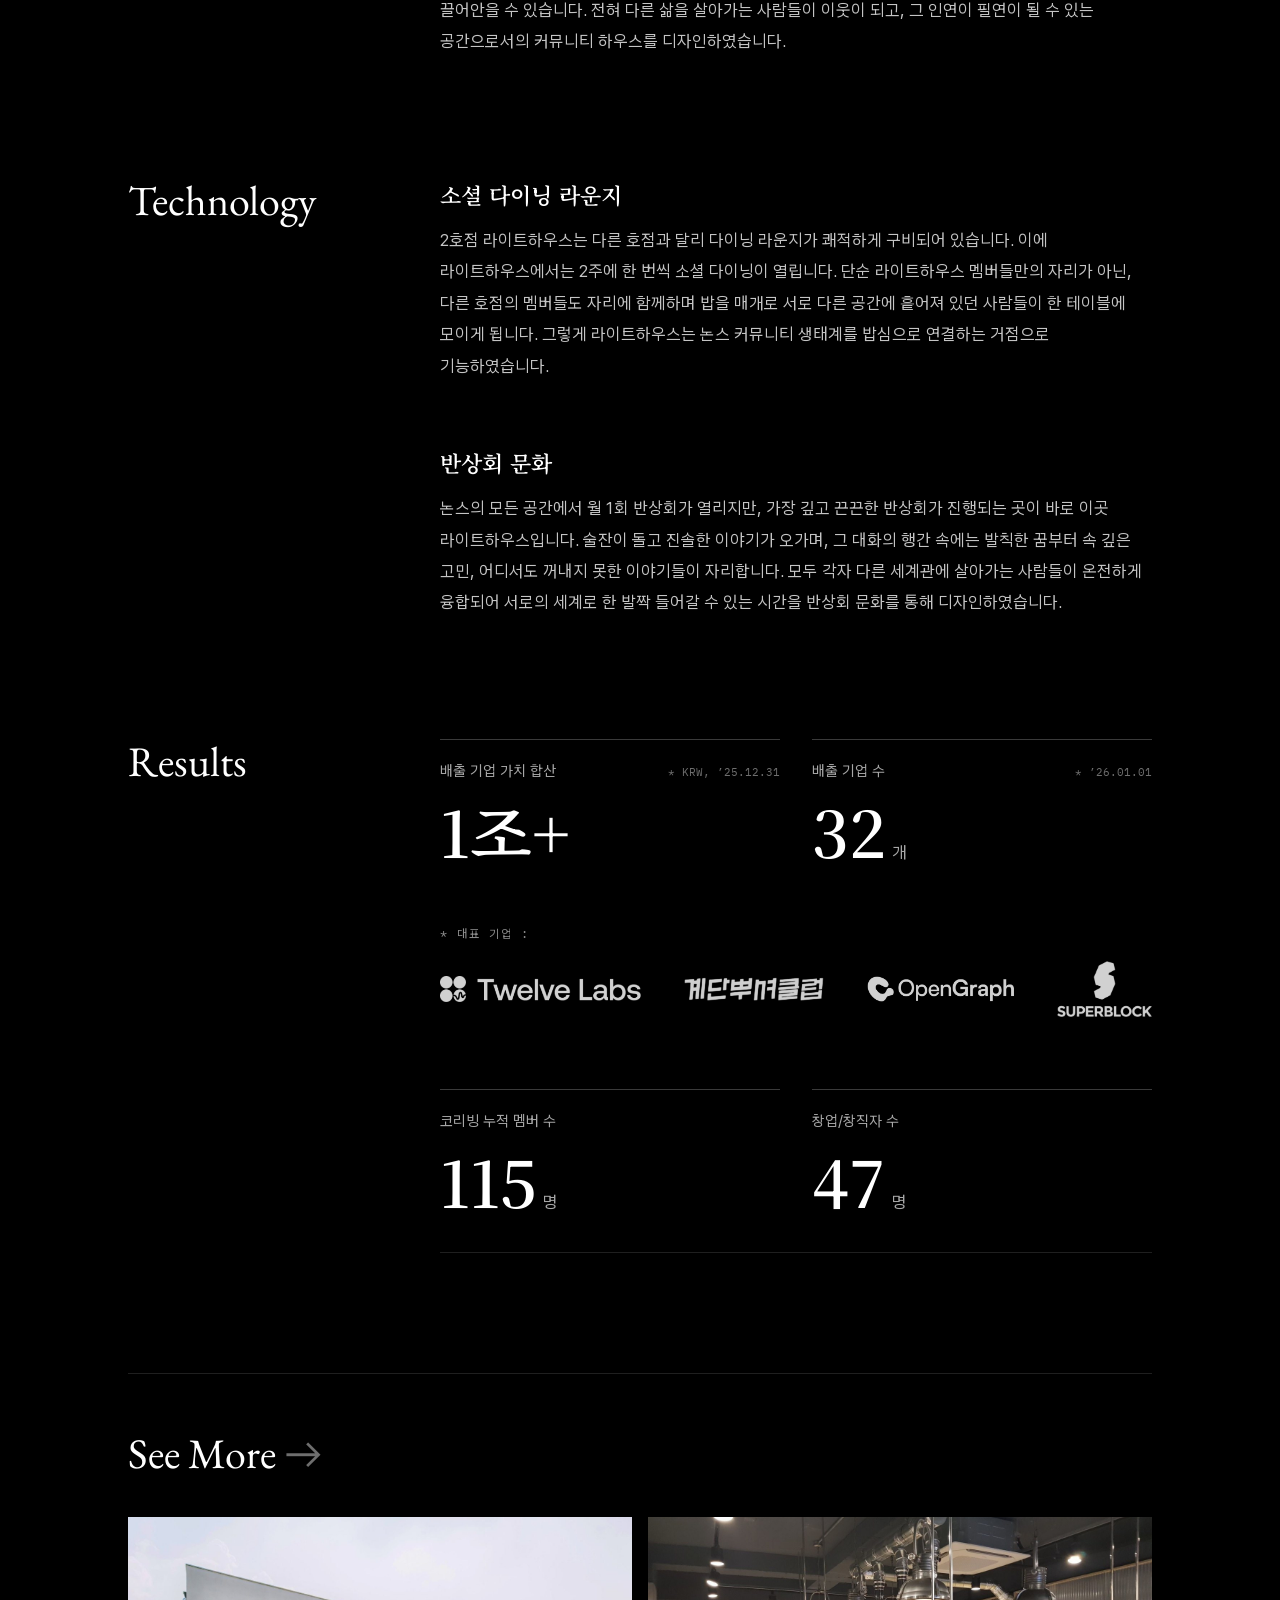
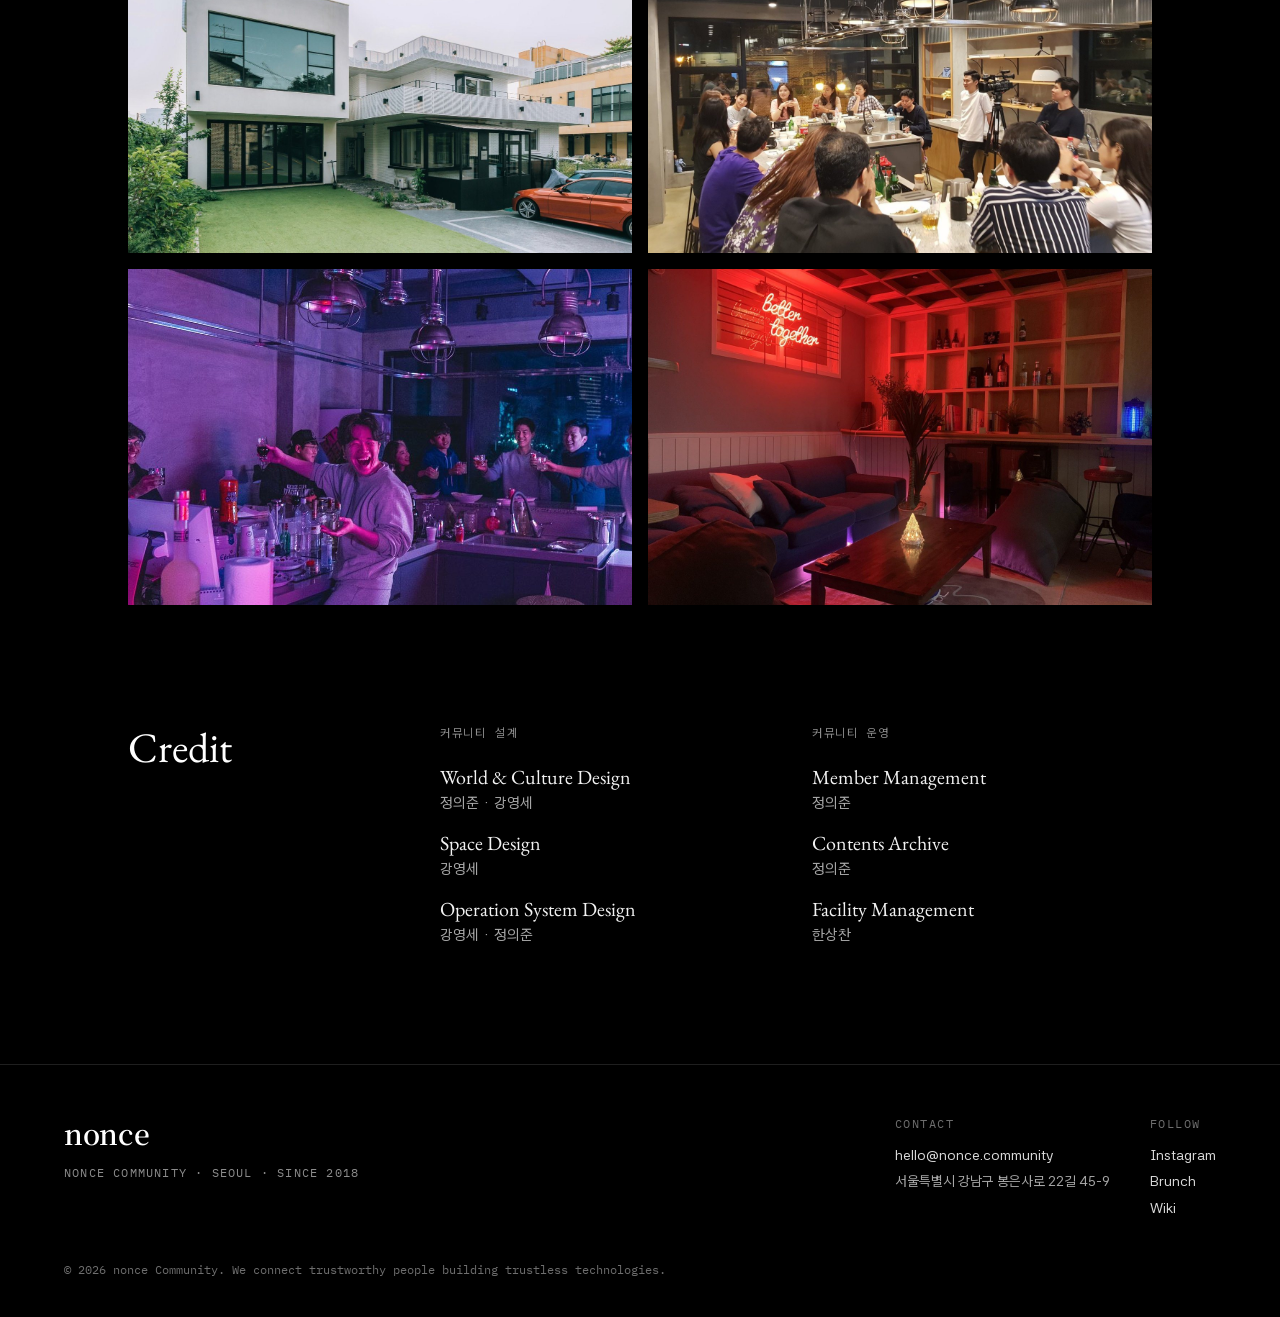
<file: lighthouse.html>
<!doctype html>
<html lang="ko">
<head>
<meta charset="utf-8">
<meta name="viewport" content="width=device-width, initial-scale=1">
<meta name="format-detection" content="telephone=no, date=no, address=no, email=no">
<title>nonce Lighthouse — 논스 라이트하우스 (논스 2호점) | nonce</title>
<meta name="description" content="라이트하우스는 논스의 핵심 가치인 다양성을 오프라인 공간으로 구현한 커뮤니티 하우스입니다. 주거 공간과 소셜 라운지가 결합된 구조 위에, 전혀 다른 세계관을 가진 사람들이 이웃으로 모여 삽니다. 2…">
<meta name="theme-color" content="#000000">
<link rel="canonical" href="https://nonce.community/lighthouse">
<meta property="og:type" content="website">
<meta property="og:site_name" content="nonce community">
<meta property="og:title" content="nonce Lighthouse — 논스 라이트하우스 (논스 2호점) | nonce">
<meta property="og:description" content="라이트하우스는 논스의 핵심 가치인 다양성을 오프라인 공간으로 구현한 커뮤니티 하우스입니다. 주거 공간과 소셜 라운지가 결합된 구조 위에, 전혀 다른 세계관을 가진 사람들이 이웃으로 모여 삽니다. 2…">
<meta property="og:url" content="https://nonce.community/lighthouse">
<meta property="og:image" content="https://nonce.community/img/lighthouse/building.webp">
<meta name="twitter:card" content="summary_large_image">
<link rel="icon" href="data:image/svg+xml,%3Csvg xmlns='http://www.w3.org/2000/svg' viewBox='0 0 64 64'%3E%3Crect width='64' height='64' fill='%23000'/%3E%3Ctext x='32' y='44' font-family='Georgia,serif' font-size='40' font-weight='700' fill='%23fff' text-anchor='middle'%3En%3C/text%3E%3C/svg%3E">
<link rel="preconnect" href="https://fonts.googleapis.com">
<link rel="preconnect" href="https://fonts.gstatic.com" crossorigin>
<link rel="stylesheet" href="https://fonts.googleapis.com/css2?family=EB+Garamond:ital,wght@0,400;0,500;1,400;1,500&amp;family=Noto+Serif+KR:wght@400;600&amp;family=IBM+Plex+Mono:wght@400;500&amp;family=Asta+Sans:wght@400;500;600&amp;display=swap">
<link rel="stylesheet" href="css/site.css">
</head>
<body class="dark house">
<a class="skip" href="#content">본문으로 건너뛰기</a>

<header class="lt-header">
<a class="logo" href="/" aria-label="nonce 메인으로">nonce</a>
<button type="button" class="lt-menu" aria-label="호점 목록" aria-expanded="false" aria-controls="camps"><svg class="i-open" aria-hidden="true" width="20" height="20" viewBox="0 0 20 20" fill="none" stroke="currentColor" stroke-width="1.5" stroke-linecap="round"><path d="M3 6h14M3 10h14M3 14h14"/></svg><svg class="i-close" aria-hidden="true" width="20" height="20" viewBox="0 0 20 20" fill="none" stroke="currentColor" stroke-width="1.5" stroke-linecap="round"><path d="M5 5l10 10M15 5L5 15"/></svg></button>
</header>
<nav class="tabs" id="camps" aria-label="베이스캠프 호점" data-open="false">
<a class="tab" href="/genesis"><span class="k">0x01 · 1호점</span><span class="t">GENESIS</span></a>
<span class="tab" aria-current="page"><span class="k">0x02 · 2호점</span><span class="t">LIGHT</span></span>
<a class="tab" href="/heterotopia"><span class="k">0x03 · 3호점</span><span class="t">HETEROTOPIA</span></a>
<a class="tab" href="/sapiens"><span class="k">0x04 · 前 4호점</span><span class="t">SAPIENS</span></a>
<a class="tab" href="/immersion"><span class="k">0x04 · 現 4호점</span><span class="t">IMMERSION</span></a>
<a class="tab" href="/ohora"><span class="k">0x05 · 5호점</span><span class="t">OHORA</span></a>
</nav>
<main id="content">
<section class="lt-hero" aria-labelledby="g-title">
<div class="in">
<img class="bld" src="img/lighthouse/building.webp" alt="논스 라이트하우스 건물 아이소메트릭 일러스트 — 잔디 마당과 주차 공간이 있는 흰 2층 주택" width="900" height="650" decoding="async">
<div class="info">
<h1 id="g-title">nonce Lighthouse</h1>
<dl class="itable">
<div><dt>NAME</dt><dd>논스 라이트하우스 (논스 2호점)</dd></div>
<div><dt>TYPE</dt><dd>CO-LIVING, F&amp;B</dd></div>
<div><dt>PHILOSOPHY</dt><dd>어디에도 속하지 않았던 이들의 항구<br>다양성을 표방하는 커뮤니티 하우스</dd></div>
<div><dt>TECHNOLOGY</dt><dd><span class="tw">소셜 다이닝 라운지, 반상회 문화</span><span class="tm">소셜 다이닝 라운지<br>반상회 문화</span></dd></div>
<div><dt>YEAR</dt><dd>2018 ~ 2025</dd></div>
<div><dt>PEOPLE</dt><dd>115</dd></div>
<div><dt>APPLY</dt><dd class="st off">지원 불가</dd></div>
</dl>
</div>
</div>
</section>
<div class="lt-body">
<section class="lsec center" aria-labelledby="s-intro">
<h2 id="s-intro">Introduction</h2>
<div class="c">
<div class="blk">
<h3><span>논스 커뮤니티의 다이버시티 블록</span></h3>
<p>라이트하우스는 논스의 핵심 가치인 다양성을 오프라인 공간으로 구현한 커뮤니티 하우스입니다. 주거 공간과 소셜 라운지가 결합된 구조 위에, 전혀 다른 세계관을 가진 사람들이 이웃으로 모여 삽니다. 2주마다 열리는 소셜 다이닝과 월 1회 반상회 문화를 통해 라이트하우스는 논스 생태계 전체를 연결하는 거점이자, 서로 다른 삶이 자연스럽게 교차하는 공간으로 기능합니다.</p>
</div>
</div>
</section>
<div class="sq" aria-hidden="true"></div>
<section class="lsec center" aria-labelledby="s-philo">
<h2 id="s-philo">Philosophy</h2>
<div class="c">
<div class="blk">
<h3><span>어디에도 속하지 않았던 이들의 항구</span></h3>
<p>논스의 다른 호점과 달리, 라이트하우스는 논스의 또 다른 핵심 가치인 다양성(<i lang="en">Diversity</i>)을 오프라인으로 구현하고자 한 곳입니다. 등대 <i lang="en" class="red">Light</i>가 서로 다른 방향에서 오는 배들을 한 곳으로 이끌듯, 라이트하우스는 전혀 다른 궤도를 돌던 사람들을 한데 모읍니다.</p>
<p>같은 일을 하는 사람들끼리 모이면 대화가 쉽습니다. 맥락을 공유하고, 언어가 통하고, 금방 가까워집니다. 그러나 그 안에서는 예상 가능한 것들만 오가기 마련입니다. 오히려 새로운 무언가는 전혀 다른 세계가 부딪힐 때 생겨납니다.</p>
<p>라이트하우스는 주거 공간과 소셜 라운지가 결합된 독특한 구조로 설계되었습니다. 그렇기에 전문직부터 예술가, 요리사, 창업가, 개발자까지 - 라이트하우스는 서로 다른 세계관을 살아가는 사람들을 온전히 끌어안을 수 있습니다. 전혀 다른 삶을 살아가는 사람들이 이웃이 되고, 그 인연이 필연이 될 수 있는 공간으로서의 커뮤니티 하우스를 디자인하였습니다.</p>
</div>
</div>
</section>
<div class="sq" aria-hidden="true"></div>
<section class="lsec center" aria-labelledby="s-tech">
<h2 id="s-tech">Technology</h2>
<div class="c">
<div class="blk">
<h3><span>소셜 다이닝 라운지</span></h3>
<p>2호점 라이트하우스는 다른 호점과 달리 다이닝 라운지가 쾌적하게 구비되어 있습니다. 이에 라이트하우스에서는 2주에 한 번씩 소셜 다이닝이 열립니다. 단순 라이트하우스 멤버들만의 자리가 아닌, 다른 호점의 멤버들도 자리에 함께하며 밥을 매개로 서로 다른 공간에 흩어져 있던 사람들이 한 테이블에 모이게 됩니다. 그렇게 라이트하우스는 논스 커뮤니티 생태계를 밥심으로 연결하는 거점으로 기능하였습니다.</p>
</div>
<div class="blk">
<h3><span>반상회 문화</span></h3>
<p>논스의 모든 공간에서 월 1회 반상회가 열리지만, 가장 깊고 끈끈한 반상회가 진행되는 곳이 바로 이곳 라이트하우스입니다. 술잔이 돌고 진솔한 이야기가 오가며, 그 대화의 행간 속에는 발칙한 꿈부터 속 깊은 고민, 어디서도 꺼내지 못한 이야기들이 자리합니다. 모두 각자 다른 세계관에 살아가는 사람들이 온전하게 융합되어 서로의 세계로 한 발짝 들어갈 수 있는 시간을 반상회 문화를 통해 디자인하였습니다.</p>
</div>
</div>
</section>
<div class="sq" aria-hidden="true"></div>
<section class="lsec results" aria-labelledby="s-res">
<h2 id="s-res">Results</h2>
<div class="c">
<div class="sgrid">
<div class="lstat"><div class="h"><span class="l">배출 기업 가치 합산</span><span class="note">* KRW, ’25.12.31</span></div><div class="v"><span class="num">1조+</span></div></div>
<div class="lstat"><div class="h"><span class="l">배출 기업 수</span><span class="note">* ’26.01.01</span></div><div class="v"><span class="num">32</span><span class="u">개</span></div></div>
</div>
<div class="logoblk">
<span class="lab">* 대표 기업 :</span>
<ul class="logos" aria-label="배출 기업">
<li><img src="img/logos/twelvelabs.png" alt="Twelve Labs" width="379" height="49" loading="lazy" style="--h: 26px; --hm: 11px"></li>
<li><img src="img/logos/gyedan.png" alt="계단뿌셔클럽" width="442" height="76" loading="lazy" style="--h: 24px; --hm: 10px"></li>
<li><img src="img/logos/opengraph.png" alt="OpenGraph" width="1024" height="182" loading="lazy" style="--h: 26px; --hm: 11px"></li>
<li><img src="img/logos/superblock.png" alt="Superblock" width="280" height="165" loading="lazy" style="--h: 56px; --hm: 24px"></li>
</ul>
</div>
<div class="sgrid b">
<div class="lstat"><div class="h"><span class="l">코리빙 누적 멤버 수</span></div><div class="v"><span class="num">115</span><span class="u">명</span></div></div>
<div class="lstat"><div class="h"><span class="l">창업/창직자 수</span></div><div class="v"><span class="num">47</span><span class="u">명</span></div></div>
</div>
</div>
</section>
<section class="more" aria-labelledby="s-more">
<h2 id="s-more">See More <span class="arw" aria-hidden="true">→</span></h2>
<div class="photos">
<img src="img/lighthouse/exterior.jpg" alt="논스 라이트하우스 외관 — 잔디 마당이 있는 흰 2층 주택" width="1400" height="935" loading="lazy" decoding="async" style="--mo: 0">
<img src="img/lighthouse/dining.jpg" alt="다이닝 라운지에서 열린 소셜 다이닝 — 긴 테이블에 둘러앉은 멤버들" width="1400" height="1050" loading="lazy" decoding="async" style="--mo: 1">
<img src="img/lighthouse/party.jpg" alt="보랏빛 조명 아래 주방 바에서 건배하는 멤버들" width="1400" height="613" loading="lazy" decoding="async" style="--mo: 2">
<img src="img/lighthouse/lounge.jpg" alt="붉은 조명의 라운지 — better together 네온사인과 소파" width="1400" height="1050" loading="lazy" decoding="async" style="--mo: 3">
</div>
</section>
<section class="lsec credits" aria-labelledby="s-credit">
<h2 id="s-credit">Credit</h2>
<div class="c">
<div class="credit">
<div class="grp">
<h3>커뮤니티 설계</h3>
<div class="p"><span lang="en" class="r">World &amp; Culture Design</span><span class="n">정의준 · 강영세</span></div>
<div class="p"><span lang="en" class="r">Space Design</span><span class="n">강영세</span></div>
<div class="p"><span lang="en" class="r">Operation System Design</span><span class="n">강영세 · 정의준</span></div>
</div>
<div class="grp">
<h3>커뮤니티 운영</h3>
<div class="p"><span lang="en" class="r">Member Management</span><span class="n">정의준</span></div>
<div class="p"><span lang="en" class="r">Contents Archive</span><span class="n">정의준</span></div>
<div class="p"><span lang="en" class="r">Facility Management</span><span class="n">한상찬</span></div>
</div>
</div>
</div>
</section>
</div>
</main>
<footer class="site-footer">
<div class="row">
<div class="brand">
<a class="logo" href="/" aria-label="nonce 메인으로">nonce</a>
<span class="mono-label" style="letter-spacing: 0.1em">NONCE COMMUNITY · SEOUL · SINCE 2018</span>
</div>
<div class="cols">
<div class="col">
<span class="mono-label">CONTACT</span>
<a href="mailto:hello@nonce.community">hello@nonce.community</a>
<span>서울특별시 강남구 봉은사로 22길 45-9</span>
</div>
<div class="col">
<span class="mono-label">FOLLOW</span>
<a href="https://www.instagram.com/nonce.community" target="_blank" rel="noopener">Instagram</a>
<a href="https://brunch.co.kr/@nonce" target="_blank" rel="noopener">Brunch</a>
<a href="https://namu.wiki/w/%EB%85%BC%EC%8A%A4" target="_blank" rel="noopener">Wiki</a>
</div>
</div>
</div>
<p class="legal">© 2026 nonce Community. We connect trustworthy people building trustless technologies.</p>
</footer>
<script src="js/main.js" defer></script>
</body>
</html>
</file>
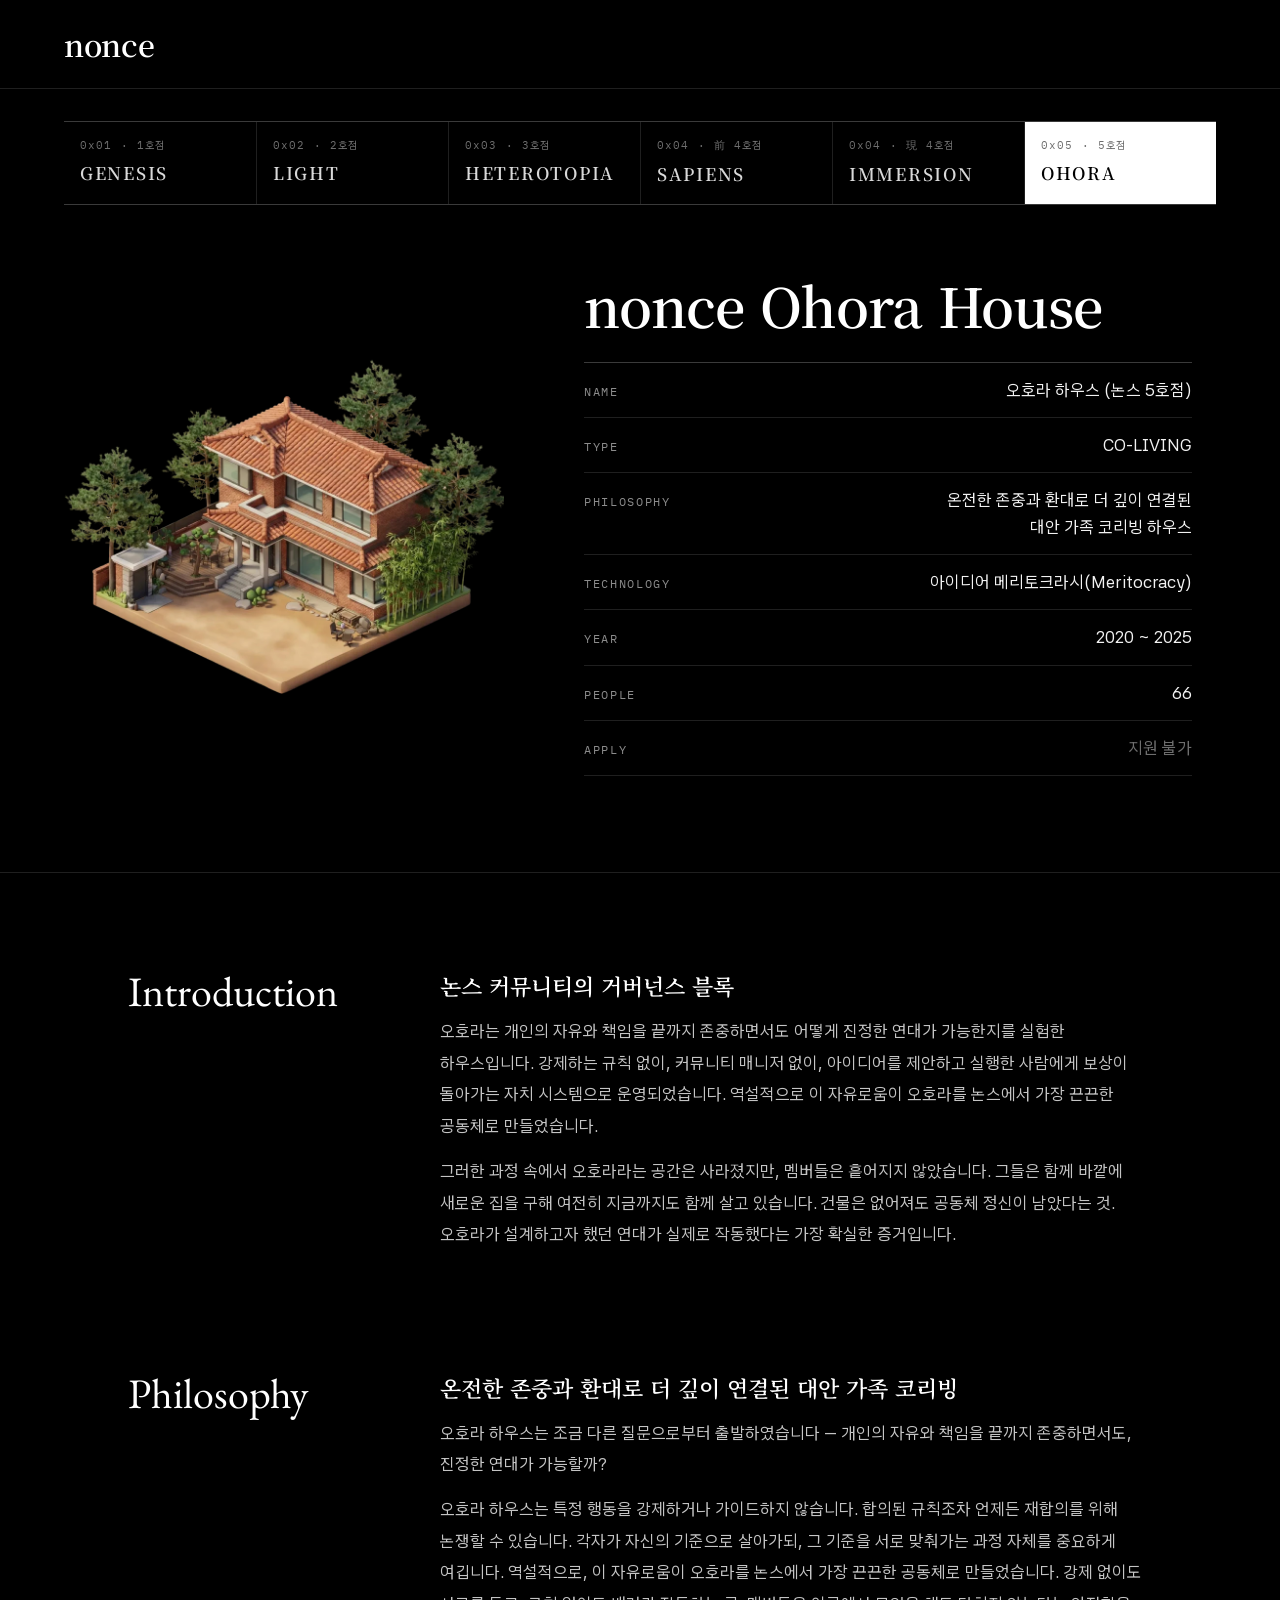
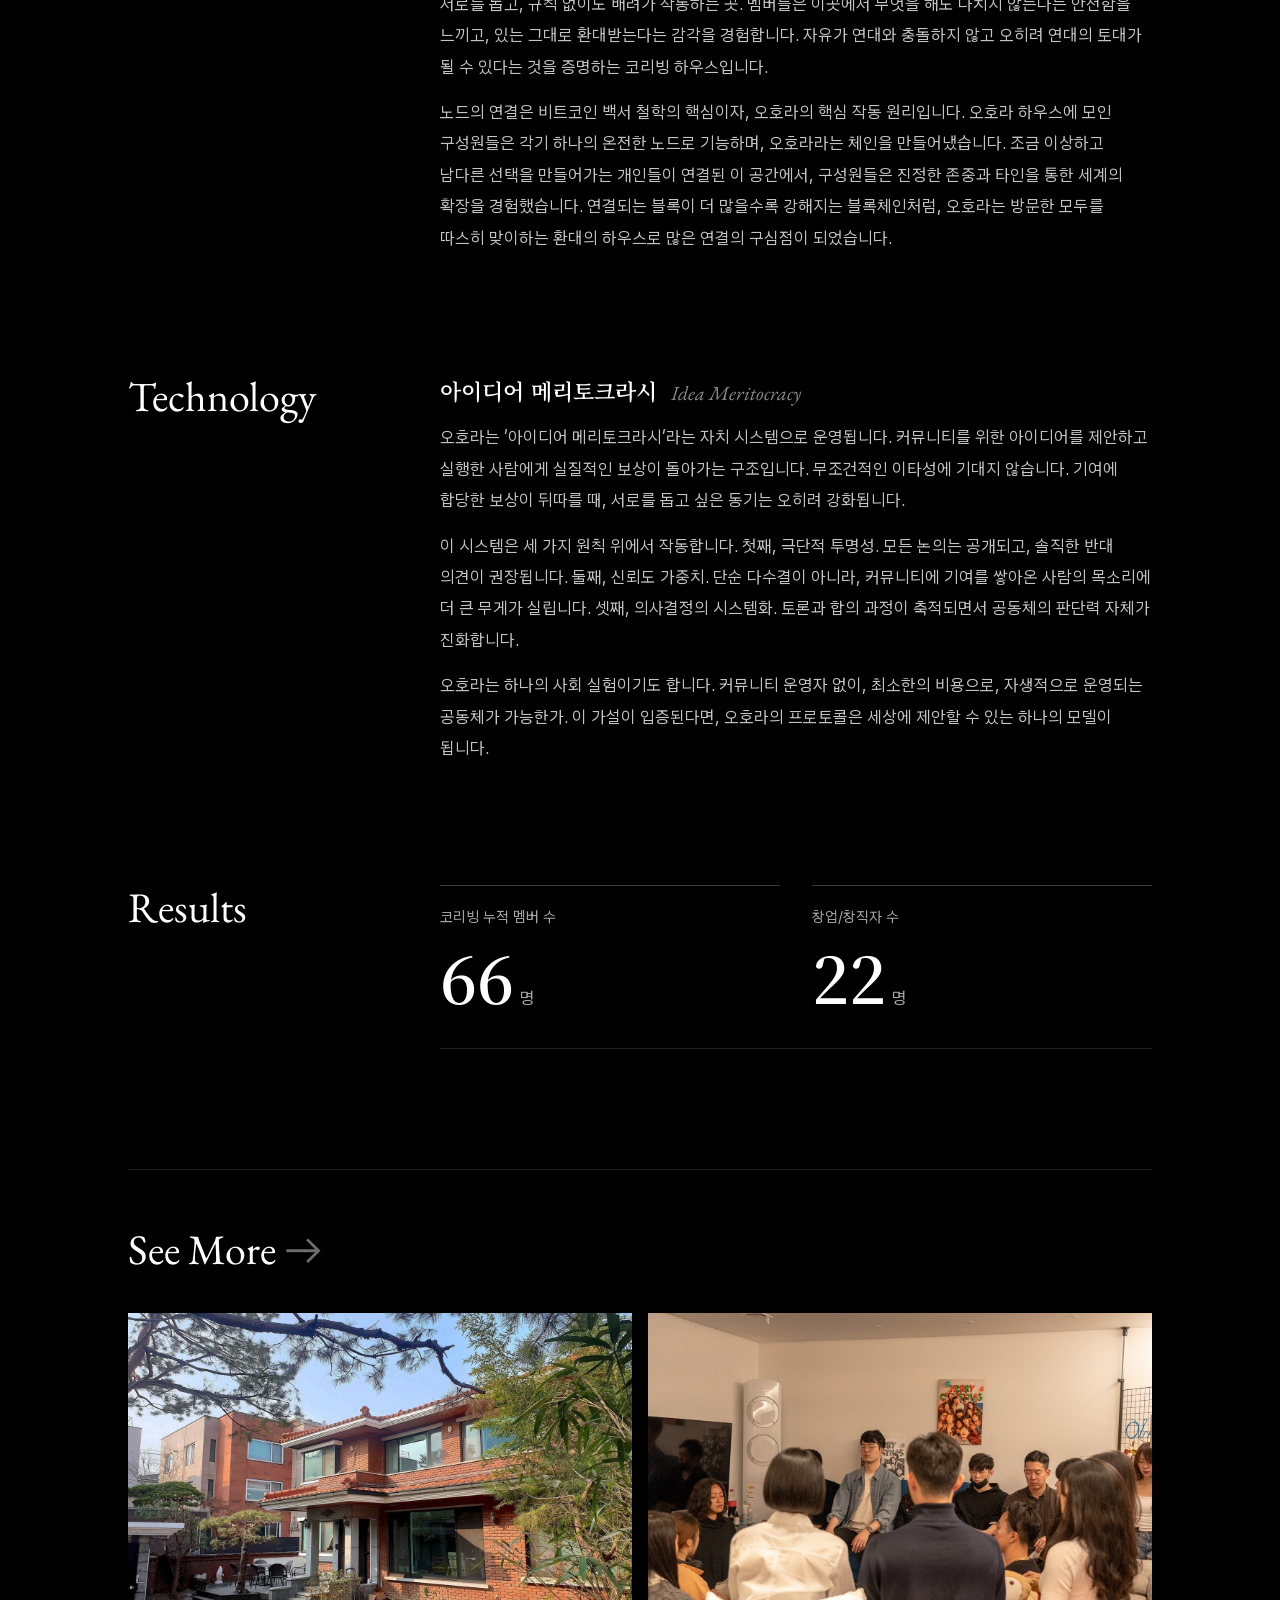
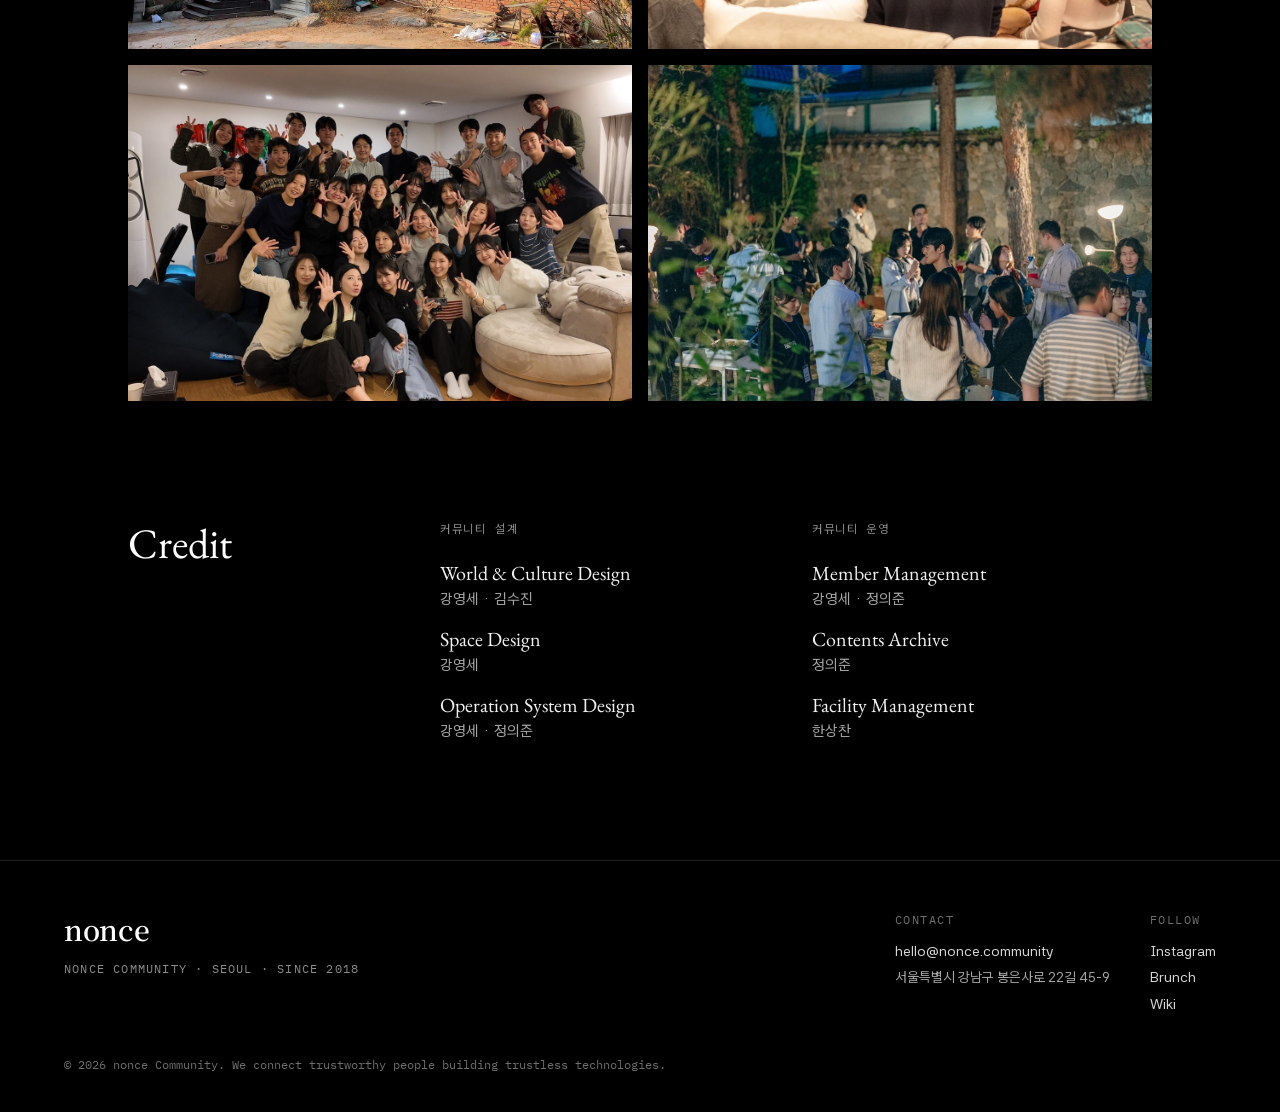
<file: ohora.html>
<!doctype html>
<html lang="ko">
<head>
<meta charset="utf-8">
<meta name="viewport" content="width=device-width, initial-scale=1">
<meta name="format-detection" content="telephone=no, date=no, address=no, email=no">
<title>nonce Ohora House — 오호라 하우스 (논스 5호점) | nonce</title>
<meta name="description" content="오호라는 개인의 자유와 책임을 끝까지 존중하면서도 어떻게 진정한 연대가 가능한지를 실험한 하우스입니다. 강제하는 규칙 없이, 커뮤니티 매니저 없이, 아이디어를 제안하고 실행한 사람에게 보상…">
<meta name="theme-color" content="#000000">
<link rel="canonical" href="https://nonce.community/ohora">
<meta property="og:type" content="website">
<meta property="og:site_name" content="nonce community">
<meta property="og:title" content="nonce Ohora House — 오호라 하우스 (논스 5호점) | nonce">
<meta property="og:description" content="오호라는 개인의 자유와 책임을 끝까지 존중하면서도 어떻게 진정한 연대가 가능한지를 실험한 하우스입니다. 강제하는 규칙 없이, 커뮤니티 매니저 없이, 아이디어를 제안하고 실행한 사람에게 보상…">
<meta property="og:url" content="https://nonce.community/ohora">
<meta property="og:image" content="https://nonce.community/img/ohora/building.webp">
<meta name="twitter:card" content="summary_large_image">
<link rel="icon" href="data:image/svg+xml,%3Csvg xmlns='http://www.w3.org/2000/svg' viewBox='0 0 64 64'%3E%3Crect width='64' height='64' fill='%23000'/%3E%3Ctext x='32' y='44' font-family='Georgia,serif' font-size='40' font-weight='700' fill='%23fff' text-anchor='middle'%3En%3C/text%3E%3C/svg%3E">
<link rel="preconnect" href="https://fonts.googleapis.com">
<link rel="preconnect" href="https://fonts.gstatic.com" crossorigin>
<link rel="stylesheet" href="https://fonts.googleapis.com/css2?family=EB+Garamond:ital,wght@0,400;0,500;1,400;1,500&amp;family=Noto+Serif+KR:wght@400;600&amp;family=IBM+Plex+Mono:wght@400;500&amp;family=Asta+Sans:wght@400;500;600&amp;display=swap">
<link rel="stylesheet" href="css/site.css">
</head>
<body class="dark house">
<a class="skip" href="#content">본문으로 건너뛰기</a>

<header class="lt-header">
<a class="logo" href="/" aria-label="nonce 메인으로">nonce</a>
<button type="button" class="lt-menu" aria-label="호점 목록" aria-expanded="false" aria-controls="camps"><svg class="i-open" aria-hidden="true" width="20" height="20" viewBox="0 0 20 20" fill="none" stroke="currentColor" stroke-width="1.5" stroke-linecap="round"><path d="M3 6h14M3 10h14M3 14h14"/></svg><svg class="i-close" aria-hidden="true" width="20" height="20" viewBox="0 0 20 20" fill="none" stroke="currentColor" stroke-width="1.5" stroke-linecap="round"><path d="M5 5l10 10M15 5L5 15"/></svg></button>
</header>
<nav class="tabs" id="camps" aria-label="베이스캠프 호점" data-open="false">
<a class="tab" href="/genesis"><span class="k">0x01 · 1호점</span><span class="t">GENESIS</span></a>
<a class="tab" href="/lighthouse"><span class="k">0x02 · 2호점</span><span class="t">LIGHT</span></a>
<a class="tab" href="/heterotopia"><span class="k">0x03 · 3호점</span><span class="t">HETEROTOPIA</span></a>
<a class="tab" href="/sapiens"><span class="k">0x04 · 前 4호점</span><span class="t">SAPIENS</span></a>
<a class="tab" href="/immersion"><span class="k">0x04 · 現 4호점</span><span class="t">IMMERSION</span></a>
<span class="tab" aria-current="page"><span class="k">0x05 · 5호점</span><span class="t">OHORA</span></span>
</nav>
<main id="content">
<section class="lt-hero" aria-labelledby="g-title">
<div class="in">
<img class="bld" src="img/ohora/building.webp" alt="논스 오호라 하우스 건물 아이소메트릭 일러스트 — 소나무와 대나무에 둘러싸인 기와지붕 붉은 벽돌 주택" width="900" height="686" decoding="async">
<div class="info">
<h1 id="g-title">nonce Ohora House</h1>
<dl class="itable">
<div><dt>NAME</dt><dd>오호라 하우스 (논스 5호점)</dd></div>
<div><dt>TYPE</dt><dd>CO-LIVING</dd></div>
<div><dt>PHILOSOPHY</dt><dd>온전한 존중과 환대로 더 깊이 연결된<br>대안 가족 코리빙 하우스</dd></div>
<div><dt>TECHNOLOGY</dt><dd><span class="tw">아이디어 메리토크라시(Meritocracy)</span><span class="tm">아이디어 메리토크라시<br>(Meritocracy)</span></dd></div>
<div><dt>YEAR</dt><dd>2020 ~ 2025</dd></div>
<div><dt>PEOPLE</dt><dd>66</dd></div>
<div><dt>APPLY</dt><dd class="st off">지원 불가</dd></div>
</dl>
</div>
</div>
</section>
<div class="lt-body">
<section class="lsec center" aria-labelledby="s-intro">
<h2 id="s-intro">Introduction</h2>
<div class="c">
<div class="blk">
<h3><span>논스 커뮤니티의 거버넌스 블록</span></h3>
<p>오호라는 개인의 자유와 책임을 끝까지 존중하면서도 어떻게 진정한 연대가 가능한지를 실험한 하우스입니다. 강제하는 규칙 없이, 커뮤니티 매니저 없이, 아이디어를 제안하고 실행한 사람에게 보상이 돌아가는 자치 시스템으로 운영되었습니다. 역설적으로 이 자유로움이 오호라를 논스에서 가장 끈끈한 공동체로 만들었습니다.</p>
<p>그러한 과정 속에서 오호라라는 공간은 사라졌지만, 멤버들은 흩어지지 않았습니다. 그들은 함께 바깥에 새로운 집을 구해 여전히 지금까지도 함께 살고 있습니다. 건물은 없어져도 공동체 정신이 남았다는 것. 오호라가 설계하고자 했던 연대가 실제로 작동했다는 가장 확실한 증거입니다.</p>
</div>
</div>
</section>
<div class="sq" aria-hidden="true"></div>
<section class="lsec center" aria-labelledby="s-philo">
<h2 id="s-philo">Philosophy</h2>
<div class="c">
<div class="blk">
<h3><span>온전한 존중과 환대로 더 깊이 연결된 대안 가족 코리빙</span></h3>
<p>오호라 하우스는 조금 다른 질문으로부터 출발하였습니다 — 개인의 자유와 책임을 끝까지 존중하면서도, 진정한 연대가 가능할까?</p>
<p>오호라 하우스는 특정 행동을 강제하거나 가이드하지 않습니다. 합의된 규칙조차 언제든 재합의를 위해 논쟁할 수 있습니다. 각자가 자신의 기준으로 살아가되, 그 기준을 서로 맞춰가는 과정 자체를 중요하게 여깁니다. 역설적으로, 이 자유로움이 오호라를 논스에서 가장 끈끈한 공동체로 만들었습니다. 강제 없이도 서로를 돕고, 규칙 없이도 배려가 작동하는 곳. 멤버들은 이곳에서 무엇을 해도 다치지 않는다는 안전함을 느끼고, 있는 그대로 환대받는다는 감각을 경험합니다. 자유가 연대와 충돌하지 않고 오히려 연대의 토대가 될 수 있다는 것을 증명하는 코리빙 하우스입니다.</p>
<p>노드의 연결은 비트코인 백서 철학의 핵심이자, 오호라의 핵심 작동 원리입니다. 오호라 하우스에 모인 구성원들은 각기 하나의 온전한 노드로 기능하며, 오호라라는 체인을 만들어냈습니다. 조금 이상하고 남다른 선택을 만들어가는 개인들이 연결된 이 공간에서, 구성원들은 진정한 존중과 타인을 통한 세계의 확장을 경험했습니다. 연결되는 블록이 더 많을수록 강해지는 블록체인처럼, 오호라는 방문한 모두를 따스히 맞이하는 환대의 하우스로 많은 연결의 구심점이 되었습니다.</p>
</div>
</div>
</section>
<div class="sq" aria-hidden="true"></div>
<section class="lsec center" aria-labelledby="s-tech">
<h2 id="s-tech">Technology</h2>
<div class="c">
<div class="blk">
<h3><span>아이디어 메리토크라시</span><span lang="en" class="en">Idea Meritocracy</span></h3>
<p>오호라는 ‘아이디어 메리토크라시’라는 자치 시스템으로 운영됩니다. 커뮤니티를 위한 아이디어를 제안하고 실행한 사람에게 실질적인 보상이 돌아가는 구조입니다. 무조건적인 이타성에 기대지 않습니다. 기여에 합당한 보상이 뒤따를 때, 서로를 돕고 싶은 동기는 오히려 강화됩니다.</p>
<p>이 시스템은 세 가지 원칙 위에서 작동합니다. 첫째, 극단적 투명성. 모든 논의는 공개되고, 솔직한 반대 의견이 권장됩니다. 둘째, 신뢰도 가중치. 단순 다수결이 아니라, 커뮤니티에 기여를 쌓아온 사람의 목소리에 더 큰 무게가 실립니다. 셋째, 의사결정의 시스템화. 토론과 합의 과정이 축적되면서 공동체의 판단력 자체가 진화합니다.</p>
<p>오호라는 하나의 사회 실험이기도 합니다. 커뮤니티 운영자 없이, 최소한의 비용으로, 자생적으로 운영되는 공동체가 가능한가. 이 가설이 입증된다면, 오호라의 프로토콜은 세상에 제안할 수 있는 하나의 모델이 됩니다.</p>
</div>
</div>
</section>
<div class="sq" aria-hidden="true"></div>
<section class="lsec results" aria-labelledby="s-res">
<h2 id="s-res">Results</h2>
<div class="c">
<div class="sgrid b">
<div class="lstat"><div class="h"><span class="l">코리빙 누적 멤버 수</span></div><div class="v"><span class="num">66</span><span class="u">명</span></div></div>
<div class="lstat"><div class="h"><span class="l">창업/창직자 수</span></div><div class="v"><span class="num">22</span><span class="u">명</span></div></div>
</div>
</div>
</section>
<section class="more" aria-labelledby="s-more">
<h2 id="s-more">See More <span class="arw" aria-hidden="true">→</span></h2>
<div class="photos">
<img src="img/ohora/exterior.jpg" alt="논스 오호라 하우스 외관 — 소나무 가지 아래 붉은 벽돌 주택과 마당" width="1400" height="1050" loading="lazy" decoding="async" style="--mo: 0">
<img src="img/ohora/meeting.jpg" alt="거실 소파에 둘러앉아 이야기를 나누는 멤버들" width="1400" height="933" loading="lazy" decoding="async" style="--mo: 1">
<img src="img/ohora/group.jpg" alt="거실에 모여 손을 흔드며 찍은 단체 사진" width="1400" height="788" loading="lazy" decoding="async" style="--mo: 2">
<img src="img/ohora/garden.jpg" alt="밤의 정원에서 열린 모임" width="1400" height="933" loading="lazy" decoding="async" style="--mo: 3">
</div>
</section>
<section class="lsec credits" aria-labelledby="s-credit">
<h2 id="s-credit">Credit</h2>
<div class="c">
<div class="credit">
<div class="grp">
<h3>커뮤니티 설계</h3>
<div class="p"><span lang="en" class="r">World &amp; Culture Design</span><span class="n">강영세 · 김수진</span></div>
<div class="p"><span lang="en" class="r">Space Design</span><span class="n">강영세</span></div>
<div class="p"><span lang="en" class="r">Operation System Design</span><span class="n">강영세 · 정의준</span></div>
</div>
<div class="grp">
<h3>커뮤니티 운영</h3>
<div class="p"><span lang="en" class="r">Member Management</span><span class="n">강영세 · 정의준</span></div>
<div class="p"><span lang="en" class="r">Contents Archive</span><span class="n">정의준</span></div>
<div class="p"><span lang="en" class="r">Facility Management</span><span class="n">한상찬</span></div>
</div>
</div>
</div>
</section>
</div>
</main>
<footer class="site-footer">
<div class="row">
<div class="brand">
<a class="logo" href="/" aria-label="nonce 메인으로">nonce</a>
<span class="mono-label" style="letter-spacing: 0.1em">NONCE COMMUNITY · SEOUL · SINCE 2018</span>
</div>
<div class="cols">
<div class="col">
<span class="mono-label">CONTACT</span>
<a href="mailto:hello@nonce.community">hello@nonce.community</a>
<span>서울특별시 강남구 봉은사로 22길 45-9</span>
</div>
<div class="col">
<span class="mono-label">FOLLOW</span>
<a href="https://www.instagram.com/nonce.community" target="_blank" rel="noopener">Instagram</a>
<a href="https://brunch.co.kr/@nonce" target="_blank" rel="noopener">Brunch</a>
<a href="https://namu.wiki/w/%EB%85%BC%EC%8A%A4" target="_blank" rel="noopener">Wiki</a>
</div>
</div>
</div>
<p class="legal">© 2026 nonce Community. We connect trustworthy people building trustless technologies.</p>
</footer>
<script src="js/main.js" defer></script>
</body>
</html>
</file>
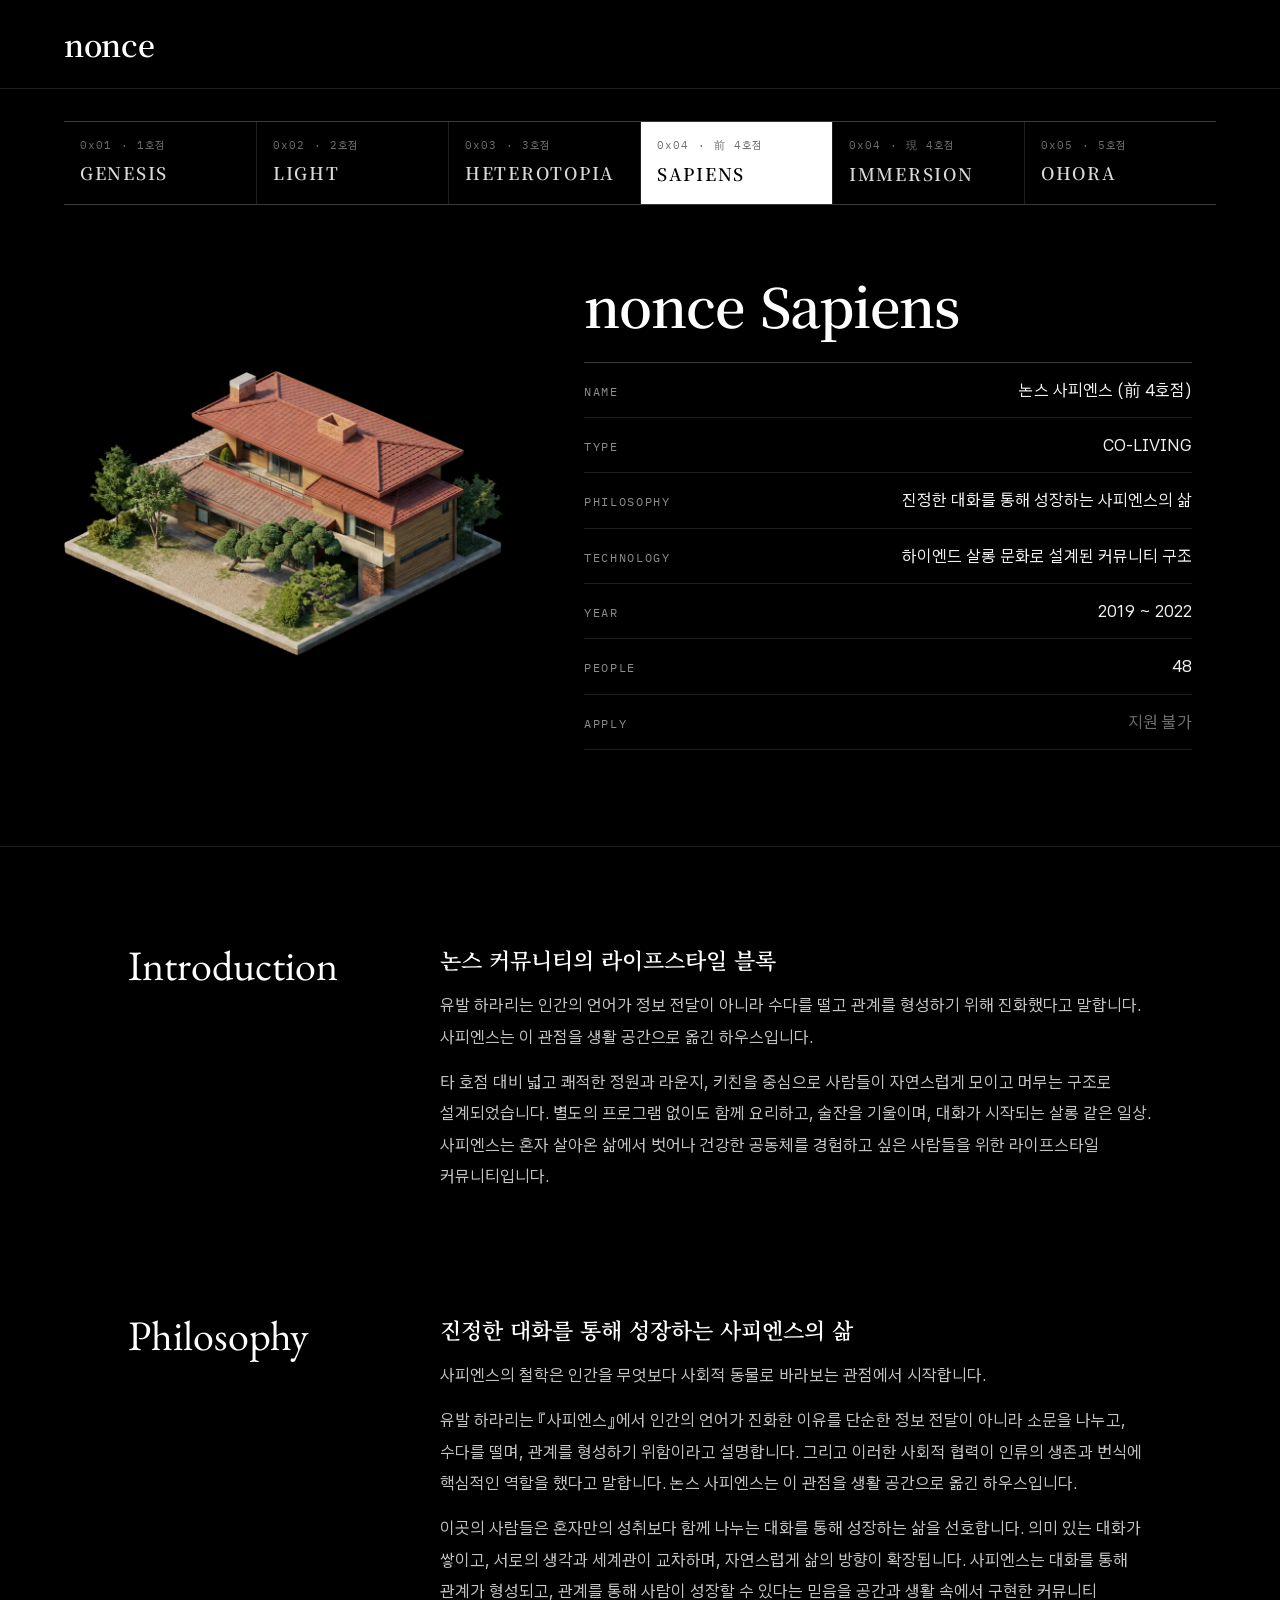
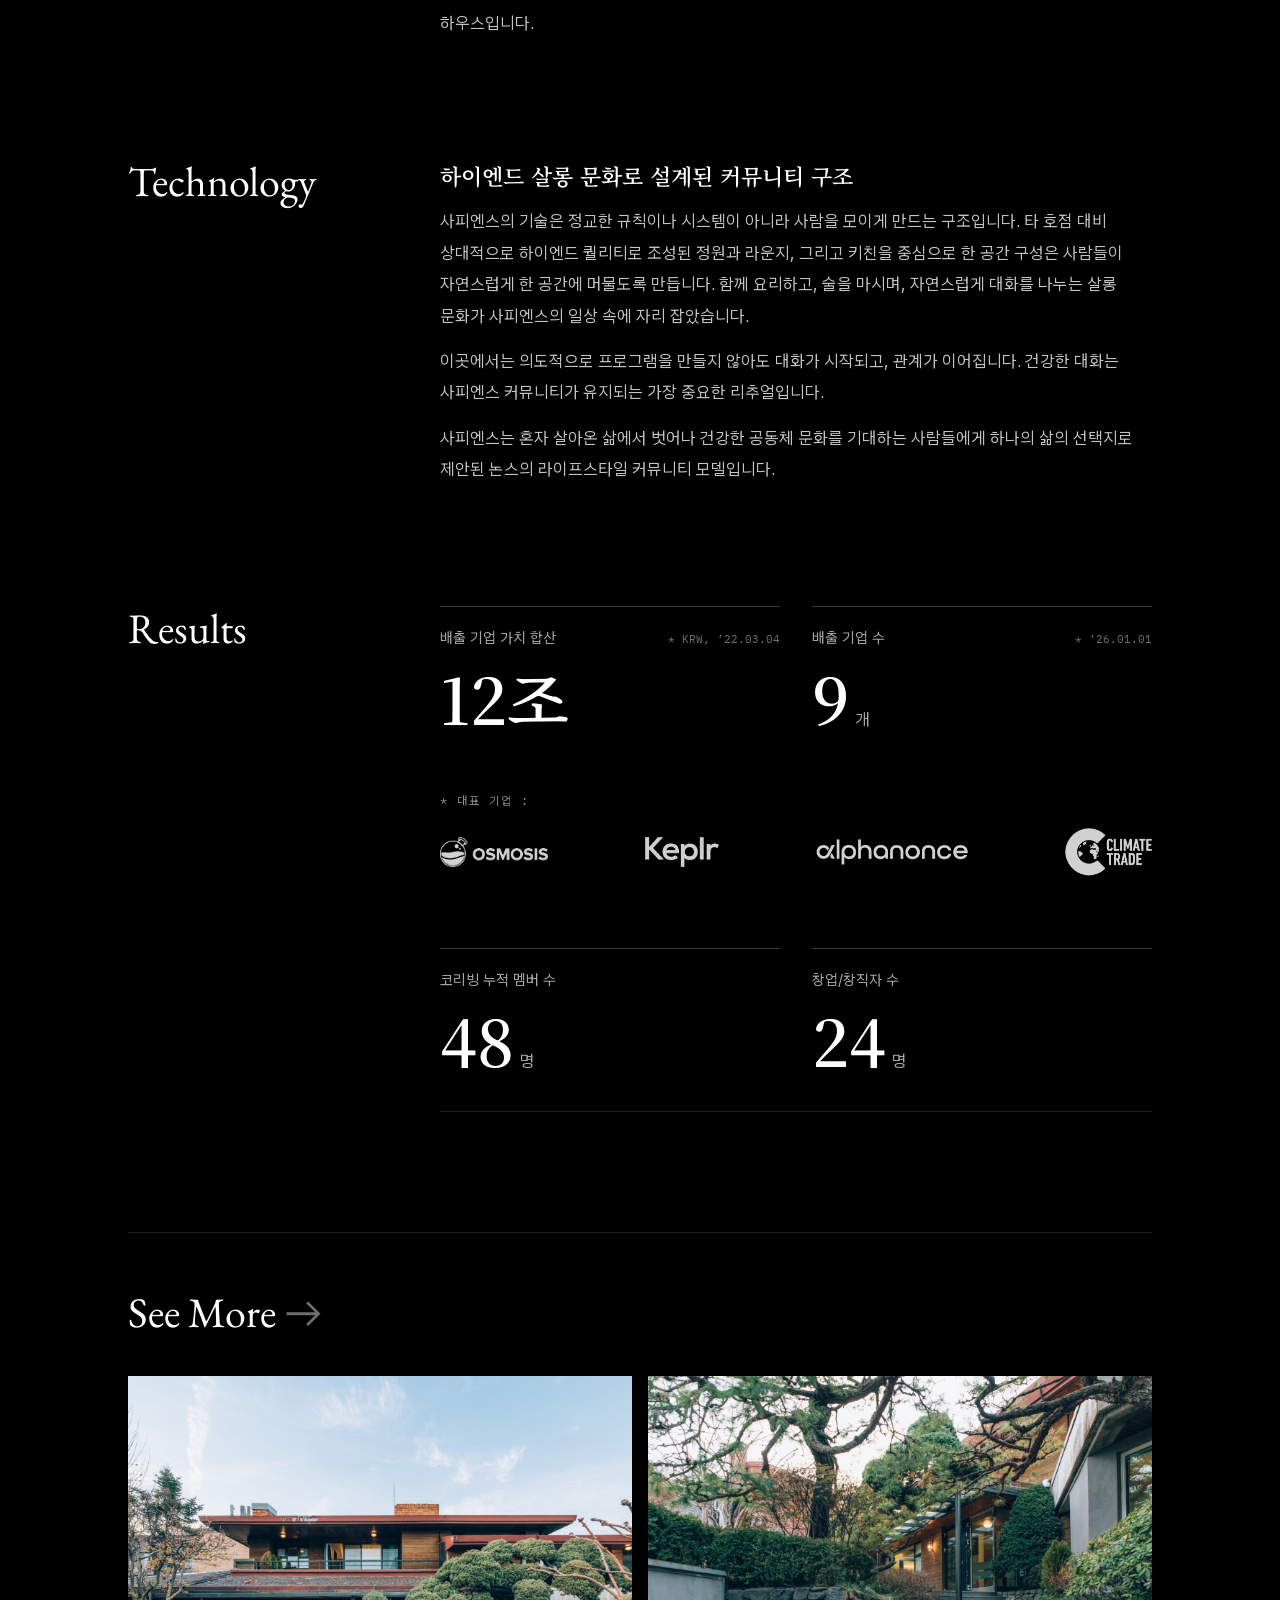
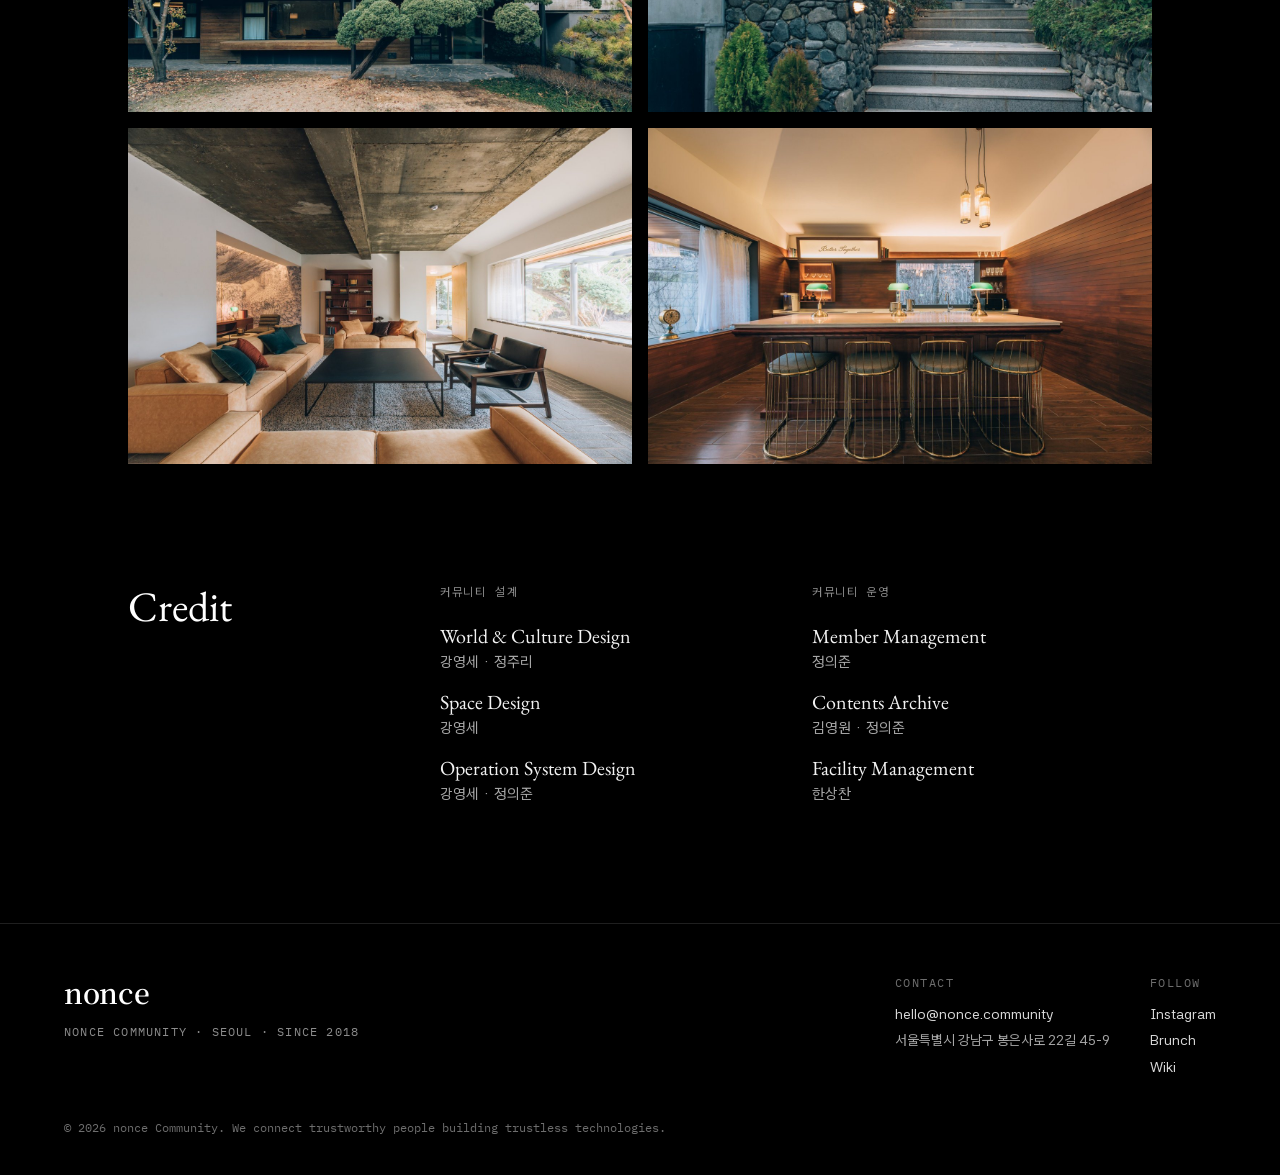
<file: sapiens.html>
<!doctype html>
<html lang="ko">
<head>
<meta charset="utf-8">
<meta name="viewport" content="width=device-width, initial-scale=1">
<meta name="format-detection" content="telephone=no, date=no, address=no, email=no">
<title>nonce Sapiens — 논스 사피엔스 (前 4호점) | nonce</title>
<meta name="description" content="유발 하라리는 인간의 언어가 정보 전달이 아니라 수다를 떨고 관계를 형성하기 위해 진화했다고 말합니다. 사피엔스는 이 관점을 생활 공간으로 옮긴 하우스입니다.…">
<meta name="theme-color" content="#000000">
<link rel="canonical" href="https://nonce.community/sapiens">
<meta property="og:type" content="website">
<meta property="og:site_name" content="nonce community">
<meta property="og:title" content="nonce Sapiens — 논스 사피엔스 (前 4호점) | nonce">
<meta property="og:description" content="유발 하라리는 인간의 언어가 정보 전달이 아니라 수다를 떨고 관계를 형성하기 위해 진화했다고 말합니다. 사피엔스는 이 관점을 생활 공간으로 옮긴 하우스입니다.…">
<meta property="og:url" content="https://nonce.community/sapiens">
<meta property="og:image" content="https://nonce.community/img/sapiens/building.webp">
<meta name="twitter:card" content="summary_large_image">
<link rel="icon" href="data:image/svg+xml,%3Csvg xmlns='http://www.w3.org/2000/svg' viewBox='0 0 64 64'%3E%3Crect width='64' height='64' fill='%23000'/%3E%3Ctext x='32' y='44' font-family='Georgia,serif' font-size='40' font-weight='700' fill='%23fff' text-anchor='middle'%3En%3C/text%3E%3C/svg%3E">
<link rel="preconnect" href="https://fonts.googleapis.com">
<link rel="preconnect" href="https://fonts.gstatic.com" crossorigin>
<link rel="stylesheet" href="https://fonts.googleapis.com/css2?family=EB+Garamond:ital,wght@0,400;0,500;1,400;1,500&amp;family=Noto+Serif+KR:wght@400;600&amp;family=IBM+Plex+Mono:wght@400;500&amp;family=Asta+Sans:wght@400;500;600&amp;display=swap">
<link rel="stylesheet" href="css/site.css">
</head>
<body class="dark house">
<a class="skip" href="#content">본문으로 건너뛰기</a>

<header class="lt-header">
<a class="logo" href="/" aria-label="nonce 메인으로">nonce</a>
<button type="button" class="lt-menu" aria-label="호점 목록" aria-expanded="false" aria-controls="camps"><svg class="i-open" aria-hidden="true" width="20" height="20" viewBox="0 0 20 20" fill="none" stroke="currentColor" stroke-width="1.5" stroke-linecap="round"><path d="M3 6h14M3 10h14M3 14h14"/></svg><svg class="i-close" aria-hidden="true" width="20" height="20" viewBox="0 0 20 20" fill="none" stroke="currentColor" stroke-width="1.5" stroke-linecap="round"><path d="M5 5l10 10M15 5L5 15"/></svg></button>
</header>
<nav class="tabs" id="camps" aria-label="베이스캠프 호점" data-open="false">
<a class="tab" href="/genesis"><span class="k">0x01 · 1호점</span><span class="t">GENESIS</span></a>
<a class="tab" href="/lighthouse"><span class="k">0x02 · 2호점</span><span class="t">LIGHT</span></a>
<a class="tab" href="/heterotopia"><span class="k">0x03 · 3호점</span><span class="t">HETEROTOPIA</span></a>
<span class="tab" aria-current="page"><span class="k">0x04 · 前 4호점</span><span class="t">SAPIENS</span></span>
<a class="tab" href="/immersion"><span class="k">0x04 · 現 4호점</span><span class="t">IMMERSION</span></a>
<a class="tab" href="/ohora"><span class="k">0x05 · 5호점</span><span class="t">OHORA</span></a>
</nav>
<main id="content">
<section class="lt-hero" aria-labelledby="g-title">
<div class="in">
<img class="bld" src="img/sapiens/building.webp" alt="논스 사피엔스 건물 아이소메트릭 일러스트 — 붉은 지붕의 목조 2층 주택과 소나무 정원" width="900" height="583" decoding="async">
<div class="info">
<h1 id="g-title">nonce Sapiens</h1>
<dl class="itable">
<div><dt>NAME</dt><dd>논스 사피엔스 (前 4호점)</dd></div>
<div><dt>TYPE</dt><dd>CO-LIVING</dd></div>
<div><dt>PHILOSOPHY</dt><dd>진정한 대화를 통해 성장하는 사피엔스의 삶</dd></div>
<div><dt>TECHNOLOGY</dt><dd><span class="tw">하이엔드 살롱 문화로 설계된 커뮤니티 구조</span><span class="tm">하이엔드 살롱 문화로<br>설계된 커뮤니티 구조</span></dd></div>
<div><dt>YEAR</dt><dd>2019 ~ 2022</dd></div>
<div><dt>PEOPLE</dt><dd>48</dd></div>
<div><dt>APPLY</dt><dd class="st off">지원 불가</dd></div>
</dl>
</div>
</div>
</section>
<div class="lt-body">
<section class="lsec center" aria-labelledby="s-intro">
<h2 id="s-intro">Introduction</h2>
<div class="c">
<div class="blk">
<h3><span>논스 커뮤니티의 라이프스타일 블록</span></h3>
<p>유발 하라리는 인간의 언어가 정보 전달이 아니라 수다를 떨고 관계를 형성하기 위해 진화했다고 말합니다. 사피엔스는 이 관점을 생활 공간으로 옮긴 하우스입니다.</p>
<p>타 호점 대비 넓고 쾌적한 정원과 라운지, 키친을 중심으로 사람들이 자연스럽게 모이고 머무는 구조로 설계되었습니다. 별도의 프로그램 없이도 함께 요리하고, 술잔을 기울이며, 대화가 시작되는 살롱 같은 일상. 사피엔스는 혼자 살아온 삶에서 벗어나 건강한 공동체를 경험하고 싶은 사람들을 위한 라이프스타일 커뮤니티입니다.</p>
</div>
</div>
</section>
<div class="sq" aria-hidden="true"></div>
<section class="lsec center" aria-labelledby="s-philo">
<h2 id="s-philo">Philosophy</h2>
<div class="c">
<div class="blk">
<h3><span>진정한 대화를 통해 성장하는 사피엔스의 삶</span></h3>
<p>사피엔스의 철학은 인간을 무엇보다 사회적 동물로 바라보는 관점에서 시작합니다.</p>
<p>유발 하라리는 『사피엔스』에서 인간의 언어가 진화한 이유를 단순한 정보 전달이 아니라 소문을 나누고, 수다를 떨며, 관계를 형성하기 위함이라고 설명합니다. 그리고 이러한 사회적 협력이 인류의 생존과 번식에 핵심적인 역할을 했다고 말합니다. 논스 사피엔스는 이 관점을 생활 공간으로 옮긴 하우스입니다.</p>
<p>이곳의 사람들은 혼자만의 성취보다 함께 나누는 대화를 통해 성장하는 삶을 선호합니다. 의미 있는 대화가 쌓이고, 서로의 생각과 세계관이 교차하며, 자연스럽게 삶의 방향이 확장됩니다. 사피엔스는 대화를 통해 관계가 형성되고, 관계를 통해 사람이 성장할 수 있다는 믿음을 공간과 생활 속에서 구현한 커뮤니티 하우스입니다.</p>
</div>
</div>
</section>
<div class="sq" aria-hidden="true"></div>
<section class="lsec center" aria-labelledby="s-tech">
<h2 id="s-tech">Technology</h2>
<div class="c">
<div class="blk">
<h3><span>하이엔드 살롱 문화로 설계된 커뮤니티 구조</span></h3>
<p>사피엔스의 기술은 정교한 규칙이나 시스템이 아니라 사람을 모이게 만드는 구조입니다. 타 호점 대비 상대적으로 하이엔드 퀄리티로 조성된 정원과 라운지, 그리고 키친을 중심으로 한 공간 구성은 사람들이 자연스럽게 한 공간에 머물도록 만듭니다. 함께 요리하고, 술을 마시며, 자연스럽게 대화를 나누는 살롱 문화가 사피엔스의 일상 속에 자리 잡았습니다.</p>
<p>이곳에서는 의도적으로 프로그램을 만들지 않아도 대화가 시작되고, 관계가 이어집니다. 건강한 대화는 사피엔스 커뮤니티가 유지되는 가장 중요한 리추얼입니다.</p>
<p>사피엔스는 혼자 살아온 삶에서 벗어나 건강한 공동체 문화를 기대하는 사람들에게 하나의 삶의 선택지로 제안된 논스의 라이프스타일 커뮤니티 모델입니다.</p>
</div>
</div>
</section>
<div class="sq" aria-hidden="true"></div>
<section class="lsec results" aria-labelledby="s-res">
<h2 id="s-res">Results</h2>
<div class="c">
<div class="sgrid">
<div class="lstat"><div class="h"><span class="l">배출 기업 가치 합산</span><span class="note">* KRW, ’22.03.04</span></div><div class="v"><span class="num">12조</span></div></div>
<div class="lstat"><div class="h"><span class="l">배출 기업 수</span><span class="note">* ’26.01.01</span></div><div class="v"><span class="num">9</span><span class="u">개</span></div></div>
</div>
<div class="logoblk">
<span class="lab">* 대표 기업 :</span>
<ul class="logos" aria-label="배출 기업">
<li><img src="img/logos/osmosis.png" alt="Osmosis" width="583" height="162" loading="lazy" style="--h: 30px; --hm: 18px"></li>
<li><img src="img/logos/keplr.png" alt="Keplr" width="852" height="346" loading="lazy" style="--h: 30px; --hm: 18px"></li>
<li><img src="img/logos/alphanonce.png" alt="alphanonce" width="280" height="48" loading="lazy" style="--h: 26px; --hm: 16px"></li>
<li><img src="img/logos/climatetrade.png" alt="Climate Trade" width="309" height="170" loading="lazy" style="--h: 48px; --hm: 29px"></li>
</ul>
</div>
<div class="sgrid b">
<div class="lstat"><div class="h"><span class="l">코리빙 누적 멤버 수</span></div><div class="v"><span class="num">48</span><span class="u">명</span></div></div>
<div class="lstat"><div class="h"><span class="l">창업/창직자 수</span></div><div class="v"><span class="num">24</span><span class="u">명</span></div></div>
</div>
</div>
</section>
<section class="more" aria-labelledby="s-more">
<h2 id="s-more">See More <span class="arw" aria-hidden="true">→</span></h2>
<div class="photos">
<img src="img/sapiens/exterior.jpg" alt="논스 사피엔스 외관 — 소나무 정원 너머의 목조 2층 주택" width="1400" height="934" loading="lazy" decoding="async" style="--mo: 0">
<img src="img/sapiens/stairs.jpg" alt="나무 그늘 아래 돌계단으로 이어지는 입구" width="1400" height="934" loading="lazy" decoding="async" style="--mo: 1">
<img src="img/sapiens/living.jpg" alt="노출 콘크리트 천장 아래 소파가 놓인 라운지" width="1400" height="934" loading="lazy" decoding="async" style="--mo: 2">
<img src="img/sapiens/bar.jpg" alt="펜던트 조명 아래 바 테이블이 있는 키친" width="1400" height="934" loading="lazy" decoding="async" style="--mo: 3">
</div>
</section>
<section class="lsec credits" aria-labelledby="s-credit">
<h2 id="s-credit">Credit</h2>
<div class="c">
<div class="credit">
<div class="grp">
<h3>커뮤니티 설계</h3>
<div class="p"><span lang="en" class="r">World &amp; Culture Design</span><span class="n">강영세 · 정주리</span></div>
<div class="p"><span lang="en" class="r">Space Design</span><span class="n">강영세</span></div>
<div class="p"><span lang="en" class="r">Operation System Design</span><span class="n">강영세 · 정의준</span></div>
</div>
<div class="grp">
<h3>커뮤니티 운영</h3>
<div class="p"><span lang="en" class="r">Member Management</span><span class="n">정의준</span></div>
<div class="p"><span lang="en" class="r">Contents Archive</span><span class="n">김영원 · 정의준</span></div>
<div class="p"><span lang="en" class="r">Facility Management</span><span class="n">한상찬</span></div>
</div>
</div>
</div>
</section>
</div>
</main>
<footer class="site-footer">
<div class="row">
<div class="brand">
<a class="logo" href="/" aria-label="nonce 메인으로">nonce</a>
<span class="mono-label" style="letter-spacing: 0.1em">NONCE COMMUNITY · SEOUL · SINCE 2018</span>
</div>
<div class="cols">
<div class="col">
<span class="mono-label">CONTACT</span>
<a href="mailto:hello@nonce.community">hello@nonce.community</a>
<span>서울특별시 강남구 봉은사로 22길 45-9</span>
</div>
<div class="col">
<span class="mono-label">FOLLOW</span>
<a href="https://www.instagram.com/nonce.community" target="_blank" rel="noopener">Instagram</a>
<a href="https://brunch.co.kr/@nonce" target="_blank" rel="noopener">Brunch</a>
<a href="https://namu.wiki/w/%EB%85%BC%EC%8A%A4" target="_blank" rel="noopener">Wiki</a>
</div>
</div>
</div>
<p class="legal">© 2026 nonce Community. We connect trustworthy people building trustless technologies.</p>
</footer>
<script src="js/main.js" defer></script>
</body>
</html>
</file>
<file: css/site.css>
/* nonce community — shared styles
   Breakpoints follow the design canvas:
   desktop ≥ 1024 (designed at 1440, fluid) · tablet 768–1023 (designed at 768) · mobile ≤ 767 (designed at 375) */

:root {
  --serif-kr: 'Noto Serif KR', serif;
  --serif-en: 'EB Garamond', serif;
  --mono: 'IBM Plex Mono', 'Asta Sans', monospace;
  --sans: 'Asta Sans', sans-serif;
  --side: max(clamp(16px, 5vw, 64px), calc((100% - 1200px) / 2));
  --pad-x: clamp(16px, 5vw, 64px);
}
@media (min-width: 768px) and (max-width: 1023px) { :root { --side: 40px; --pad-x: 40px; } }
@media (max-width: 767px) { :root { --side: 20px; --pad-x: 20px; } }

*, *::before, *::after { box-sizing: border-box; }
html { -webkit-text-size-adjust: 100%; scroll-behavior: smooth; }
body { margin: 0; }
img { max-width: 100%; }
a { text-decoration: none; }
[hidden] { display: none !important; }
.sr-only { position: absolute; width: 1px; height: 1px; padding: 0; margin: -1px; overflow: hidden; clip: rect(0 0 0 0); white-space: nowrap; border: 0; }
.skip { position: absolute; left: 16px; top: -60px; z-index: 10; padding: 12px 16px; background: #fff; color: #000; }
.skip:focus { top: 12px; }
:focus-visible { outline: 2px solid currentColor; outline-offset: 3px; }
/* iOS can still turn digit runs (hex dump, ticker) into links; keep them as plain text */
a[x-apple-data-detectors] { color: inherit !important; text-decoration: none !important; font: inherit !important; pointer-events: none; }

/* ============ DARK (main, apply, house pages) ============ */
body.dark { background: #000; color: #f2f2f2; font-family: var(--sans); word-break: keep-all; overflow-wrap: break-word; }
body.dark a { color: #d9d9d9; }
body.dark a:hover { color: #fff; }
body.dark ::selection { background: #fff; color: #000; }
.mono-label { font-family: var(--mono); font-size: 12px; letter-spacing: 0.14em; color: #8c8c8c; }

/* header */
.site-header { border-bottom: 1px solid #1f1f1f; padding: 22px var(--side); }
.site-header .bar { display: flex; flex-wrap: wrap; align-items: center; justify-content: space-between; gap: 16px 32px; }
.logo { font-family: var(--serif-kr); font-weight: 600; font-size: 30px; letter-spacing: -0.01em; color: #fff !important; }
.nav { display: flex; flex-wrap: wrap; align-items: center; gap: 8px 28px; font-family: var(--mono); font-size: 13px; letter-spacing: 0.14em; text-transform: uppercase; }
.nav a { padding: 12px 0; }
.nav a.btn-line { padding: 12px 20px; border: 1px solid #fff; color: #fff; }
.m-actions, .m-nav { display: none; }
@media (max-width: 767px) {
  .site-header { padding: 12px 20px; }
  .logo { font-size: 26px; padding: 8px 0; }
  .nav { display: none; }
  .m-actions { display: flex; align-items: center; gap: 8px; }
  .m-actions .apply { display: inline-flex; align-items: center; min-height: 44px; padding: 0 16px; border: 1px solid #fff; color: #fff; font-size: 14px; }
  .menu-btn { width: 44px; height: 44px; display: inline-flex; align-items: center; justify-content: center; padding: 0; background: transparent; border: 1px solid #3a3a3a; color: #fff; cursor: pointer; }
  .m-nav[data-open="true"] { display: flex; flex-direction: column; margin-top: 8px; font-family: var(--mono); font-size: 14px; letter-spacing: 0.14em; text-transform: uppercase; }
  .m-nav a { padding: 14px 0; border-top: 1px solid #1f1f1f; }
}

/* hero */
.hero { display: flex; flex-direction: column; align-items: center; text-align: center;
  padding: clamp(80px, 12vw, 160px) var(--pad-x) clamp(72px, 9vw, 120px); }
.hero h1 { margin: 0; font-family: var(--serif-kr); font-weight: 600; font-size: clamp(88px, 17vw, 232px); line-height: 0.9; letter-spacing: -0.02em; color: #fff; }
.hero .rule { width: 72px; height: 1px; background: #fff; margin: clamp(32px, 4vw, 48px) 0; }
.hero .lockup { display: inline-grid; row-gap: 10px; max-width: 100%; }
.hero .sub { margin: 0 -0.32em 0 0; font-family: var(--serif-kr); font-weight: 400; font-size: clamp(13px, 3.2vw, 28px); letter-spacing: 0.32em; text-transform: uppercase; white-space: nowrap; color: #fff; }
.hexwrap { container-type: inline-size; width: 100%; min-width: 0; }
.hex { display: flex; flex-direction: column; text-align: left; font-family: var(--mono); font-size: calc(100cqw / 45.6); line-height: 1.6; white-space: pre; }
.hex div { display: flex; gap: 2ch; }
.hex .off { color: #5a5a5a; } .hex .dim { color: #7a7a7a; } .hex .hot { color: #fff; }
.ticker { margin: 28px 0 0; font-family: var(--mono); font-size: 12px; letter-spacing: 0.12em; color: #8c8c8c; }
.ticker b { font-weight: 400; color: #fff; }
.cta-row { display: flex; flex-wrap: wrap; justify-content: center; gap: 12px; margin-top: 36px; }
.btn { display: inline-flex; align-items: center; min-height: 48px; padding: 0 28px; font-size: 15px; }
.btn-solid { background: #fff; color: #000 !important; font-weight: 500; }
.btn-ghost { border: 1px solid #4a4a4a; color: #fff !important; }
@media (min-width: 768px) and (max-width: 1023px) {
  .hero { padding: 120px 40px 96px; } .hero h1 { font-size: 160px; } .hero .rule { margin: 40px 0; } .hero .sub { font-size: 24px; }
}
@media (max-width: 767px) {
  .hero { padding: 72px 20px 64px; } .hero h1 { font-size: 96px; } .hero .rule { margin: 32px 0; } .hero .sub { font-size: 13px; }
}

/* generic dark section */
.sec { border-top: 1px solid #1f1f1f; padding: clamp(80px, 10vw, 140px) var(--pad-x); }
.inner { max-width: 1200px; margin: 0 auto; }
@media (min-width: 768px) and (max-width: 1023px) { .sec { padding: 100px 40px; } }
@media (max-width: 767px) { .sec { padding: 72px 20px; } }

/* etymology — a centred glossary column: words right-aligned on a vertical spine */
.ety { max-width: 760px; }
.ety-head { display: flex; flex-direction: column; align-items: center; gap: 16px; text-align: center; margin-bottom: clamp(56px, 7vw, 96px); }
.ety-head h2 { margin: 0; font-family: var(--serif-en); font-weight: 400; font-size: clamp(24px, 2.6vw, 34px); letter-spacing: 0.01em; color: #fff; text-wrap: balance; }
.ety-head .rule, .ety-close .rule { width: 72px; height: 1px; background: #fff; }
.ety-head .rule { margin-top: 12px; }
.ety-list { position: relative; padding: 8px 0; }
.ety-list::before { content: ""; position: absolute; top: 0; bottom: 0; left: 172px; width: 1px; background: #3a3a3a; }
.ety-row { display: grid; grid-template-columns: 144px minmax(0, 1fr); column-gap: 56px; align-items: baseline; padding: 30px 0; }
.ety-row .word { text-align: right; font-family: var(--serif-en); font-weight: 500; font-size: clamp(30px, 2.8vw, 38px); line-height: 1.05; color: #fff; }
.ety-row .word.it { font-style: italic; }
.ety-row .body { display: flex; flex-direction: column; gap: 10px; min-width: 0; }
.ety-row .root { margin: 0; font-size: 17px; line-height: 1.7; color: #f2f2f2; }
.ety-row .root i { font-family: var(--serif-en); font-size: 19px; }
.ety-row .hist { margin: 0; font-size: 14.5px; line-height: 1.8; color: #8c8c8c; text-wrap: pretty; }
.ety-row .hist i { font-family: var(--serif-en); font-size: 16px; color: #a6a6a6; }
/* nonce's reading of the word, set apart from the dictionary lines */
.ety-row .read { margin: 6px 0 0; padding-left: 14px; border-left: 1px solid #6e6e6e; font-family: var(--serif-kr); font-weight: 400; font-size: 16px; line-height: 1.75; color: #e6e6e6; }
.ety-close { display: flex; flex-direction: column; align-items: center; text-align: center; padding-top: clamp(72px, 9vw, 120px); }
.ety-close .rule { margin-bottom: clamp(32px, 4vw, 48px); }
.ety-close p { margin: 0; font-family: var(--serif-kr); font-weight: 600; font-size: clamp(22px, 2.4vw, 30px); line-height: 1.75; color: #fff; }
@media (min-width: 768px) and (max-width: 1023px) { .ety-close p { font-size: 26px; } }
@media (max-width: 767px) {
  .ety-list::before { left: 0; }
  .ety-row { grid-template-columns: 1fr; row-gap: 12px; padding: 30px 0 30px 22px; }
  .ety-row .word { text-align: left; font-size: 32px; }
  .ety-row .root { font-size: 16px; } .ety-row .root i { font-size: 18px; }
  .ety-row .hist { font-size: 14px; } .ety-row .read { font-size: 15px; }
  .ety-close p { font-size: 21px; }
}

/* stats */
.stats-sec { border-top: 1px solid #1f1f1f; padding: clamp(56px, 7vw, 96px) var(--pad-x); }
.stats { max-width: 1200px; margin: 0 auto; display: grid; grid-template-columns: repeat(auto-fit, minmax(150px, 1fr)); gap: 40px 24px; }
.stat { display: flex; flex-direction: column; gap: 10px; }
.stat .hexn { font-family: var(--mono); font-size: 12px; color: #6e6e6e; }
.stat .n { font-family: var(--serif-kr); font-weight: 600; font-size: clamp(48px, 5vw, 64px); line-height: 1; color: #fff; }
.stat .d { font-size: 15px; color: #a6a6a6; }
@media (min-width: 768px) and (max-width: 1023px) { .stats-sec { padding: 72px 40px; } .stat .n { font-size: 48px; } }
@media (max-width: 767px) { .stats-sec { padding: 56px 20px; } .stat .n { font-size: 40px; } }

/* basecamps */
.camps { display: flex; flex-direction: column; gap: 48px; }
.camps-head { display: flex; flex-wrap: wrap; justify-content: space-between; align-items: flex-end; gap: 24px; }
.camps-head h2 { margin: 12px 0 0; font-family: var(--serif-kr); font-weight: 600; font-size: 30px; color: #fff; }
.camps-head p { margin: 0; font-size: 15px; line-height: 1.8; color: #a6a6a6; }
@media (min-width: 768px) { .camps-head p { white-space: nowrap; } }
.map { margin: 0; display: flex; flex-direction: column; gap: 14px; }
.map .frame { background: #f4f4f2; }
/* interactive basecamp map (same behaviour as nonce.foundation/about-nonce):
   each house shows a flag over its sketched outline; on hover the colored building and its name appear,
   and the flag links to the house page. Touch screens show the colored state all the time. */
.bmap { position: relative; }
.bmap-base { display: block; width: 100%; height: auto; }
.bmap-pin { position: absolute; display: block; z-index: 1; }
a.bmap-pin::before { content: ""; position: absolute; inset: -6px; }
.bmap-pin > img { position: absolute; display: block; pointer-events: none; transition: opacity .25s ease, transform .25s ease; }
.bmap-flag { height: auto; }
.bmap-color { object-fit: contain; opacity: 0; transform: scale(.92); }
.bmap-label { position: absolute; left: var(--ox); top: var(--oy); transform: translate(-50%, -100%); pointer-events: none; white-space: nowrap; font-family: var(--sans); font-weight: 600; font-size: clamp(8px, 1.25vw, 17px); line-height: 1; letter-spacing: 0.02em; color: #fff; text-shadow: 0 0 2px #000, 0 0 6px rgba(0, 0, 0, .55); opacity: 0; transition: opacity .25s ease; }
.bmap-label sup { font-size: .62em; margin-left: .1em; vertical-align: .55em; line-height: 0; }
.bmap-pin:hover, .bmap-pin:focus-visible { z-index: 3; outline: none; }
.bmap-pin:hover .bmap-flag, .bmap-pin:focus-visible .bmap-flag,
.bmap-pin:hover .bmap-outline, .bmap-pin:focus-visible .bmap-outline { opacity: 0; }
.bmap-pin:hover .bmap-color, .bmap-pin:focus-visible .bmap-color { opacity: 1; transform: none; }
.bmap-pin:hover .bmap-label, .bmap-pin:focus-visible .bmap-label { opacity: 1; }
.bmap-pin:focus-visible .bmap-label { text-decoration: underline; text-underline-offset: 3px; }
@media (hover: none) {
  .bmap-pin { z-index: auto; }
  .bmap-flag, .bmap-outline { display: none !important; }
  .bmap-color { opacity: 1; transform: none; z-index: 1; }
  .bmap-label { opacity: 1; z-index: 2; }
}
@media (prefers-reduced-motion: reduce) { .bmap-pin > img, .bmap-label { transition: none; } }
/* phones get the pre-drawn colored map (the same picture nonce.foundation shows on mobile) instead of the flag layer */
@media (max-width: 767px) { .bmap-pin { display: none; } }
.map figcaption { font-family: var(--mono); font-size: 12px; letter-spacing: 0.1em; color: #8c8c8c; }
.cards { display: grid; grid-template-columns: repeat(auto-fit, minmax(320px, 1fr)); gap: 48px 24px; }
.card { display: flex; flex-direction: column; gap: 14px; color: inherit !important; min-width: 0; }
.card img { display: block; width: 100%; height: auto; aspect-ratio: 16 / 10; object-fit: cover; transition: opacity .2s; }
.card:hover img { opacity: .85; }
.card .num { display: none; font-family: var(--mono); font-size: 11px; letter-spacing: 0.08em; color: #8c8c8c; }
.card .tt { display: flex; flex-direction: column; gap: 4px; }
.card h3 { margin: 0; font-weight: 500; font-size: 20px; color: #fff; }
.card .short { display: none; }
.card .en { font-family: var(--serif-en); font-style: italic; font-size: 17px; color: #8c8c8c; }
.tags { display: flex; flex-wrap: wrap; gap: 8px; }
.tag { padding: 4px 14px; border-radius: 999px; border: 1px solid #6e6e6e; color: #e6e6e6; font-size: 14px; }
.tag.solid { background: #fff; border-color: #fff; color: #000; }
/* application status (same open/closed set as the /apply house picker) */
.tag.st.on { border-color: #fff; color: #fff; }
.tag.st.on::before { content: ""; display: inline-block; width: 6px; height: 6px; margin-right: 6px; border-radius: 50%; background: #fff; vertical-align: 0.15em; }
.tag.st.off { border-color: #3a3a3a; color: #6e6e6e; }
@media (min-width: 768px) and (max-width: 1023px) { .camps-head h2 { font-size: 28px; } }
@media (max-width: 767px) {
  .camps-head h2 { font-size: 24px; }
  .cards { grid-template-columns: repeat(2, minmax(0, 1fr)); gap: 32px 12px; }
  .card { gap: 10px; }
  .card img { aspect-ratio: 4 / 3; }
  .card .num { display: block; }
  .card h3 { font-size: 15px; line-height: 1.4; }
  .card .full { display: none; } .card .short { display: inline; }
  .card .en { font-size: 14px; }
  .tags { gap: 6px; } .tag { padding: 2px 10px; font-size: 12px; }
}

/* join */
.join { border-top: 1px solid #1f1f1f; padding: clamp(96px, 12vw, 180px) var(--pad-x); display: flex; flex-direction: column; align-items: center; text-align: center; gap: 28px; }
.join h2 { margin: 0; max-width: 900px; font-family: var(--serif-kr); font-weight: 600; font-size: clamp(32px, 4.6vw, 60px); line-height: 1.35; color: #fff; }
.join .btn { min-height: 52px; padding: 0 32px; font-size: 16px; margin-top: 12px; }
@media (min-width: 768px) and (max-width: 1023px) { .join { padding: 120px 40px; } .join h2 { font-size: 44px; } }
@media (max-width: 767px) { .join { padding: 88px 20px; } .join h2 { font-size: 30px; } }

/* footer (shared by every page) */
.site-footer { background: #000; color: #f2f2f2; font-family: var(--sans); border-top: 1px solid #1f1f1f; padding: 48px var(--pad-x) 40px; }
.site-footer a { color: #d9d9d9; } .site-footer a:hover { color: #fff; }
.site-footer .row { max-width: 1200px; margin: 0 auto; display: flex; flex-wrap: wrap; justify-content: space-between; align-items: flex-start; gap: 32px; }
.site-footer .brand { display: flex; flex-direction: column; gap: 12px; }
.site-footer .brand .logo { font-size: 28px; }
.site-footer .cols { display: flex; flex-wrap: wrap; gap: 40px; font-size: 14px; line-height: 1.9; }
.site-footer .col { display: flex; flex-direction: column; color: #a6a6a6; }
.site-footer .col .mono-label { color: #6e6e6e; margin-bottom: 6px; letter-spacing: 0.12em; }
.site-footer .legal { max-width: 1200px; margin: 40px auto 0; font-family: var(--mono); font-size: 12px; color: #6e6e6e; }

/* ============ HOUSE (location pages) ============
   Same dark system as the main page (body.dark): black ground, Noto Serif KR headlines,
   EB Garamond for English titles, IBM Plex Mono labels, #1f1f1f / #3a3a3a rules. */
.lt-header { display: flex; flex-wrap: wrap; justify-content: space-between; align-items: center; gap: 16px 32px; padding: 22px var(--side); border-bottom: 1px solid #1f1f1f; }
.lt-menu { display: none; }
.tabs { display: grid; grid-template-columns: repeat(6, minmax(0, 1fr)); margin: 32px var(--side) 0; border-top: 1px solid #3a3a3a; border-bottom: 1px solid #3a3a3a; }
.tab { display: flex; flex-direction: column; gap: 8px; min-width: 0; padding: 16px 16px 18px; border-left: 1px solid #1f1f1f; color: #d9d9d9 !important; transition: background .15s; }
.tab:first-child { border-left: 0; }
.tab .k { font-family: var(--mono); font-size: 11px; letter-spacing: 0.1em; color: #6e6e6e; white-space: nowrap; }
.tab .t { font-family: var(--serif-kr); font-weight: 600; font-size: clamp(14px, 1.35vw, 19px); letter-spacing: 0.1em; white-space: nowrap; }
a.tab:hover { background: #141414; color: #fff !important; }
.tab[aria-current] { background: #fff; color: #000 !important; }
.tab[aria-current] .k { color: #6e6e6e; }
@media (min-width: 768px) and (max-width: 1023px) {
  .tabs { grid-template-columns: repeat(3, minmax(0, 1fr)); }
  .tab:nth-child(4) { border-left: 0; }
  .tab:nth-child(n+4) { border-top: 1px solid #1f1f1f; }
  .tab .t { font-size: 16px; }
}
.lt-hero { padding: 72px var(--side) 96px; border-bottom: 1px solid #1f1f1f; }
.lt-hero .in { max-width: 1200px; margin: 0 auto; display: flex; flex-wrap: wrap; align-items: center; gap: 48px 80px; }
.lt-hero .bld { flex: 1 1 380px; min-width: 0; max-width: 440px; height: auto; display: block; }
.lt-hero .info { flex: 1 1 520px; min-width: 0; max-width: 608px; display: flex; flex-direction: column; gap: 28px; }
.lt-hero h1 { margin: 0; font-family: var(--serif-kr); font-weight: 600; font-size: var(--tsize, 54px); line-height: 1.05; letter-spacing: -0.02em; color: #fff; }
.itable { display: flex; flex-direction: column; margin: 0; border-top: 1px solid #3a3a3a; }
.itable div { display: flex; justify-content: space-between; align-items: baseline; gap: 16px; padding: 14px 0; border-bottom: 1px solid #1f1f1f; }
.itable dt { font-family: var(--mono); font-size: 12px; letter-spacing: 0.14em; color: #8c8c8c; }
.itable dd { margin: 0; font-size: 17px; line-height: 1.55; text-align: right; color: #f2f2f2; }
.itable .tm { display: none; }
.itable .st.off { color: #6e6e6e; }
.itable a.st.on { color: #fff; text-decoration: underline; text-underline-offset: 4px; text-decoration-color: #6e6e6e; }
.itable a.st.on:hover { text-decoration-color: #fff; }
.lt-body { padding: 96px var(--side) 0; }
.lsec { max-width: 1024px; margin: 0 auto; padding-bottom: 120px; display: flex; flex-wrap: wrap; gap: 24px 0; }
.lsec > h2 { flex: 0 0 312px; margin: 0; font-family: var(--serif-en); font-weight: 400; font-size: 42px; line-height: 1.1; color: #fff; }
.lsec > .c { flex: 1 1 560px; min-width: 0; max-width: 712px; display: flex; flex-direction: column; gap: 64px; }
.sq { display: none; }
.blk { display: flex; flex-direction: column; gap: 14px; }
.blk h3 { margin: 0; font-family: var(--serif-kr); font-weight: 600; font-size: 22px; line-height: 1.5; color: #fff; display: flex; flex-wrap: wrap; align-items: baseline; gap: 4px 14px; }
.blk h3 .en { font-family: var(--serif-en); font-style: italic; font-weight: 400; font-size: 20px; color: #8c8c8c; }
.blk p { margin: 0; font-size: 17px; line-height: 1.85; color: #c4c4c4; }
.blk p i { font-family: var(--serif-en); font-size: 1.1em; color: #fff; }
.sgrid { display: grid; grid-template-columns: repeat(2, minmax(0, 1fr)); gap: 0 32px; }
.sgrid.b { gap: 56px 32px; border-bottom: 1px solid #1f1f1f; padding-bottom: 40px; }
.lstat { border-top: 1px solid #3a3a3a; padding-top: 22px; display: flex; flex-direction: column; gap: 18px; min-width: 0; }
.lstat .h { display: flex; justify-content: space-between; align-items: baseline; gap: 8px; }
.lstat .l { font-size: 15px; color: #a6a6a6; }
.lstat .note { font-family: var(--mono); font-size: 11px; color: #6e6e6e; white-space: nowrap; }
.lstat .v { display: flex; align-items: baseline; gap: 6px; }
.lstat .num { font-family: var(--serif-kr); font-weight: 600; font-size: clamp(48px, 5vw, 64px); line-height: 1; color: #fff; }
.lstat .u { font-size: 17px; color: #a6a6a6; }
.logoblk { display: flex; flex-direction: column; gap: 12px; }
.logoblk .lab { font-family: var(--mono); font-size: 12px; letter-spacing: 0.14em; color: #8c8c8c; }
.logos { list-style: none; margin: 0; display: flex; flex-wrap: wrap; align-items: center; justify-content: space-between; gap: 22px 30px; padding: 8px 0; }
/* logos are dark artwork on transparent PNGs; show them as white marks */
.logos img { display: block; height: var(--h); width: auto; filter: brightness(0) invert(1); opacity: .82; }
.more { max-width: 1024px; margin: 0 auto; padding: 56px 0 120px; border-top: 1px solid #1f1f1f; display: flex; flex-direction: column; gap: 40px; }
.more h2 { margin: 0; font-family: var(--serif-en); font-weight: 400; font-size: 42px; line-height: 1.1; color: #fff; }
.more h2 .arw { font-family: var(--sans); color: #6e6e6e; }
.photos { display: grid; grid-template-columns: repeat(2, minmax(0, 1fr)); gap: 16px; }
.photos img { display: block; width: 100%; height: auto; aspect-ratio: 3 / 2; object-fit: cover; }
.credit { display: grid; grid-template-columns: repeat(auto-fit, minmax(260px, 1fr)); gap: 40px 32px; }
.credit .grp { display: flex; flex-direction: column; gap: 18px; min-width: 0; }
.credit h3 { margin: 0 0 6px; font-family: var(--mono); font-weight: 400; font-size: 12px; letter-spacing: 0.14em; color: #8c8c8c; }
.credit .p { display: flex; flex-direction: column; gap: 4px; }
.credit .r { font-family: var(--serif-en); font-size: 20px; color: #f2f2f2; }
.credit .n { font-size: 15px; color: #a6a6a6; }

@media (max-width: 767px) {
  .lt-header { padding: 12px 20px; flex-wrap: nowrap; }
  .lt-header .logo { font-size: 26px; padding: 8px 0; }
  .lt-menu { display: inline-flex; width: 44px; height: 44px; align-items: center; justify-content: center; padding: 0; background: transparent; border: 1px solid #3a3a3a; color: #fff; cursor: pointer; }
  .lt-menu .i-close, .lt-menu[aria-expanded="true"] .i-open { display: none; }
  .lt-menu[aria-expanded="true"] .i-close { display: block; }
  .tabs { grid-template-columns: 1fr; margin: 0 20px; border-top: 0; }
  .tabs[data-open="false"] { display: none; }
  .tab { flex-direction: row; justify-content: space-between; align-items: baseline; gap: 16px; padding: 14px 12px; border-left: 0; border-top: 1px solid #1f1f1f; }
  .tab:first-child { border-top: 0; }
  .tab .k { order: 2; }
  .tab .t { font-size: 16px; }
  .lt-hero { padding: 32px 20px 48px; }
  .lt-hero .in { flex-direction: column; gap: 24px; }
  .lt-hero .bld { flex: none; width: 290px; max-width: 100%; }
  .lt-hero .info { flex: none; width: 100%; align-items: center; gap: 24px; }
  .lt-hero h1 { font-size: 34px; text-align: center; }
  .itable { width: 100%; }
  .itable dt { font-size: 11px; letter-spacing: 0.1em; }
  .itable dd { font-size: 14px; }
  .itable .tw { display: none; } .itable .tm { display: inline; }
  .lt-body { padding: 56px 0 0; }
  .lsec { padding: 0 20px 56px; flex-direction: column; align-items: center; gap: 20px; flex-wrap: nowrap; }
  .lsec > h2 { flex: none; font-size: 32px; text-align: center; }
  .lsec > .c { flex: none; width: 100%; gap: 40px; }
  .lsec.center .blk h3 { justify-content: center; text-align: center; font-size: 19px; }
  .blk h3 .en { font-size: 17px; }
  .blk p { font-size: 16px; }
  .sq { display: block; width: 5px; height: 5px; background: #6e6e6e; margin: 0 auto 56px; }
  .lsec.results { align-items: stretch; gap: 28px; }
  .sgrid { gap: 0 16px; } .sgrid.b { gap: 40px 16px; padding-bottom: 28px; }
  .lstat .h { flex-direction: column; align-items: flex-start; gap: 2px; }
  .lstat .l { font-size: 14px; } .lstat .note { font-size: 10px; }
  .lstat .num { font-size: var(--nm, 40px); } .lstat .u { font-size: 14px; }
  /* fixed-width cells so logos line up in columns; a short last row stays centred */
  .logos { justify-content: center; gap: 24px 0; }
  .logos li { flex: 0 0 33.333%; display: flex; justify-content: center; }
  .logos:has(> li:nth-child(4):last-child) li { flex-basis: 50%; }
  .logos img { height: var(--hm); }
  .more { padding: 48px 20px 56px; border-top: 0; gap: 32px; }
  .more h2 { font-size: 32px; text-align: center; }
  .more h2 .arw { display: none; }
  .photos { grid-template-columns: 1fr; }
  .photos img { order: var(--mo); }
  .lsec.credits { padding-bottom: 72px; }
  .credit { grid-template-columns: 1fr; gap: 18px; text-align: center; }
  .credit .grp { align-items: center; }
  .credit h3 { display: none; }
  .credit .p { align-items: center; }
}

/* ============ APPLY ============ */
.apply-main { max-width: 760px; margin: 0 auto; padding: 96px 40px 120px; display: flex; flex-direction: column; gap: 48px; }
.apply-main.apply-head { padding-bottom: 0; }
.apply-main.apply-body { padding-top: 0; }
/* shown in place of the form while applications are closed */
.closed { margin-top: clamp(48px, 6vw, 72px); padding: clamp(32px, 4vw, 48px); border: 1px solid #3a3a3a; display: flex; flex-direction: column; gap: 16px; }
.closed h2 { margin: 0; font-family: var(--serif-kr); font-weight: 600; font-size: clamp(24px, 2.6vw, 30px); line-height: 1.4; color: #fff; text-wrap: balance; }
.closed p { margin: 0; font-size: 17px; line-height: 1.8; color: #c4c4c4; }
.closed .note { font-size: 15px; color: #8c8c8c; }
.closed .note a { color: #d9d9d9; text-decoration: underline; text-underline-offset: 3px; }
.apply-main h1 { margin: 0; font-family: var(--serif-kr); font-weight: 600; font-size: 48px; line-height: 1.3; color: #fff; }
.apply-intro { display: flex; flex-direction: column; gap: 20px; }
.apply-intro p { margin: 0; font-size: 17px; line-height: 1.8; color: #c4c4c4; }
.steps { margin: 8px 0 0; padding: 0; list-style: none; display: grid; grid-template-columns: repeat(3, minmax(0, 1fr)); border-top: 1px solid #3a3a3a; border-bottom: 1px solid #3a3a3a; }
.steps li { padding: 16px 12px; display: flex; flex-direction: column; gap: 4px; border-left: 1px solid #1f1f1f; }
.steps li:first-child { padding-left: 0; border-left: 0; }
.steps .k { font-family: var(--mono); font-size: 12px; color: #8c8c8c; } .steps .t { font-size: 15px; color: #fff; }
/* house picker: a.pick.on opens the form below, div.pick.off is not taking applications */
.picks { margin-top: clamp(48px, 6vw, 72px); display: flex; flex-direction: column; gap: 24px; }
.pick-h { margin: 0; font-family: var(--serif-kr); font-weight: 600; font-size: 22px; color: #fff; }
.pick-list { margin: 0; padding: 0; list-style: none; display: grid; grid-template-columns: repeat(3, minmax(0, 1fr)); gap: 12px; }
.pick { height: 100%; display: flex; flex-direction: column; gap: 4px; padding: 0 0 16px; border: 1px solid #1f1f1f; color: inherit !important; }
.pick img { display: block; width: 100%; height: auto; aspect-ratio: 16 / 10; object-fit: cover; margin-bottom: 10px; }
.pick .num, .pick .nm, .pick .en, .pick .st, .pick .when { padding: 0 14px; }
.pick .num { font-family: var(--mono); font-size: 11px; letter-spacing: 0.08em; color: #8c8c8c; }
.pick .nm { font-size: 16px; font-weight: 500; color: #fff; }
.pick .en { font-family: var(--serif-en); font-style: italic; font-size: 14px; color: #8c8c8c; }
.pick .st { align-self: flex-start; margin: 10px 14px 0; padding: 4px 10px; font-size: 13px; line-height: 1.4; border: 1px solid #3a3a3a; color: #8c8c8c; }
.pick .when { font-size: 13px; line-height: 1.5; color: #c4c4c4; margin-top: 6px; }
.pick.off img { filter: grayscale(1); opacity: .35; }
.pick.off .nm { color: #8c8c8c; }
.pick.on { border-color: #3a3a3a; cursor: pointer; transition: border-color .2s, background .2s; }
.pick.on:hover, .pick.on[aria-expanded="true"] { border-color: #fff; background: #0f0f0f; }
.pick.on .st { background: #fff; border-color: #fff; color: #000; font-weight: 500; }
.apply-form { display: flex; flex-direction: column; gap: 48px; scroll-margin-top: 24px; }
.apply-form[hidden] { display: none; }
.form-h { padding-top: 40px; border-top: 1px solid #3a3a3a; display: flex; flex-direction: column; gap: 16px; }
.form-h h2 { margin: 0; font-family: var(--serif-kr); font-weight: 600; font-size: clamp(26px, 3vw, 34px); line-height: 1.35; color: #fff; }
.form-h p { margin: 0; font-size: 17px; line-height: 1.8; color: #c4c4c4; }
.form-h p a { color: #d9d9d9; text-decoration: underline; text-underline-offset: 3px; }
form.apply { display: flex; flex-direction: column; gap: 48px; }
form.apply fieldset { margin: 0; padding: 40px 0 0; border: 0; border-top: 1px solid #1f1f1f; display: flex; flex-direction: column; gap: 28px; min-width: 0; }
form.apply legend { padding: 0; float: left; width: 100%; display: flex; align-items: baseline; gap: 16px; }
form.apply legend .k { font-family: var(--mono); font-size: 12px; letter-spacing: 0.14em; color: #8c8c8c; }
form.apply legend .t { font-family: var(--serif-kr); font-weight: 600; font-size: 22px; color: #fff; }
form.apply .hint { margin: 0; font-size: 15px; line-height: 1.7; color: #a6a6a6; }
.fgrid { display: flex; flex-direction: column; gap: 28px; }
.fgrid.two { display: grid; grid-template-columns: repeat(auto-fit, minmax(260px, 1fr)); gap: 28px 24px; }
.f { display: flex; flex-direction: column; gap: 10px; }
.f label { font-size: 15px; line-height: 1.5; color: #d9d9d9; }
.req { color: #fff; } .opt { color: #6e6e6e; }
.f input, .f textarea { width: 100%; background: #0a0a0a; color: #f2f2f2; border: 1px solid #3a3a3a; border-radius: 0; font-family: var(--sans); font-size: 16px; padding: 14px 16px; }
.f input { min-height: 52px; } .f textarea { line-height: 1.7; resize: vertical; }
.f input::placeholder, .f textarea::placeholder { color: #6e6e6e; }
.f input:focus, .f textarea:focus { outline: none; border-color: #fff; }
[aria-invalid="true"] { border-color: #ff8a80 !important; }
.spaces { display: grid; grid-template-columns: repeat(auto-fit, minmax(200px, 1fr)); gap: 12px; }
.space { display: flex; align-items: flex-start; gap: 14px; padding: 18px 20px; border: 1px solid #3a3a3a; cursor: pointer; min-height: 44px; }
.space:has(input:checked) { border-color: #fff; background: #141414; }
.spaces.bad .space { border-color: #ff8a80; }
.space input { margin: 4px 0 0; width: 18px; height: 18px; accent-color: #fff; }
.space .tx { display: flex; flex-direction: column; gap: 4px; } .space .a { font-size: 17px; color: #fff; } .space .b { font-size: 14px; color: #a6a6a6; }
.f .label { font-size: 15px; line-height: 1.5; color: #d9d9d9; }
.spaces.rooms { grid-template-columns: repeat(auto-fit, minmax(150px, 1fr)); }
.count { font-family: var(--mono); font-size: 12px; color: #8c8c8c; align-self: flex-end; }
.count.short { color: #ffb4ab; }
.agree small { display: block; margin-top: 6px; font-size: 13px; line-height: 1.7; color: #8c8c8c; }
.apply-intro p a, form.apply .hint a { color: #d9d9d9; text-decoration: underline; text-underline-offset: 3px; }
.agree { display: flex; align-items: flex-start; gap: 12px; font-size: 15px; line-height: 1.7; color: #c4c4c4; cursor: pointer; }
.agree input { margin: 5px 0 0; width: 18px; height: 18px; accent-color: #fff; flex: none; }
.ok { margin: 0; padding: 14px 16px; border: 1px solid #fff; color: #fff; font-size: 15px; line-height: 1.7; }
.err { margin: 0; padding: 14px 16px; border: 1px solid #ff8a80; color: #ffb4ab; font-size: 15px; }
.submit { align-self: flex-start; min-height: 56px; padding: 0 36px; background: #fff; color: #000; border: 0; font-family: var(--sans); font-weight: 500; font-size: 17px; cursor: pointer; }
.submit[disabled] { opacity: .6; cursor: progress; }
.hp { position: absolute; left: -9999px; width: 1px; height: 1px; overflow: hidden; }
.back { font-family: var(--mono); font-size: 13px; letter-spacing: 0.12em; padding: 12px 0; }
@media (min-width: 768px) and (max-width: 1023px) { .apply-main h1 { font-size: 40px; } }
@media (max-width: 767px) {
  .apply-main { padding: 64px 20px 72px; }
  .pick-list { grid-template-columns: repeat(2, minmax(0, 1fr)); gap: 10px; }
  .pick .num, .pick .nm, .pick .en, .pick .when { padding: 0 10px; }
  .pick .st { margin: 8px 10px 0; }
  .pick .nm { font-size: 15px; } .pick .en { font-size: 13px; }
  .apply-main h1 { font-size: 30px; }
}
form.apply legend.sr-only { position: absolute; float: none; display: block; width: 1px; height: 1px; overflow: hidden; clip: rect(0 0 0 0); }
@media (max-width: 767px) { .ticker { font-size: 11px; letter-spacing: 0.06em; } }
</file>
